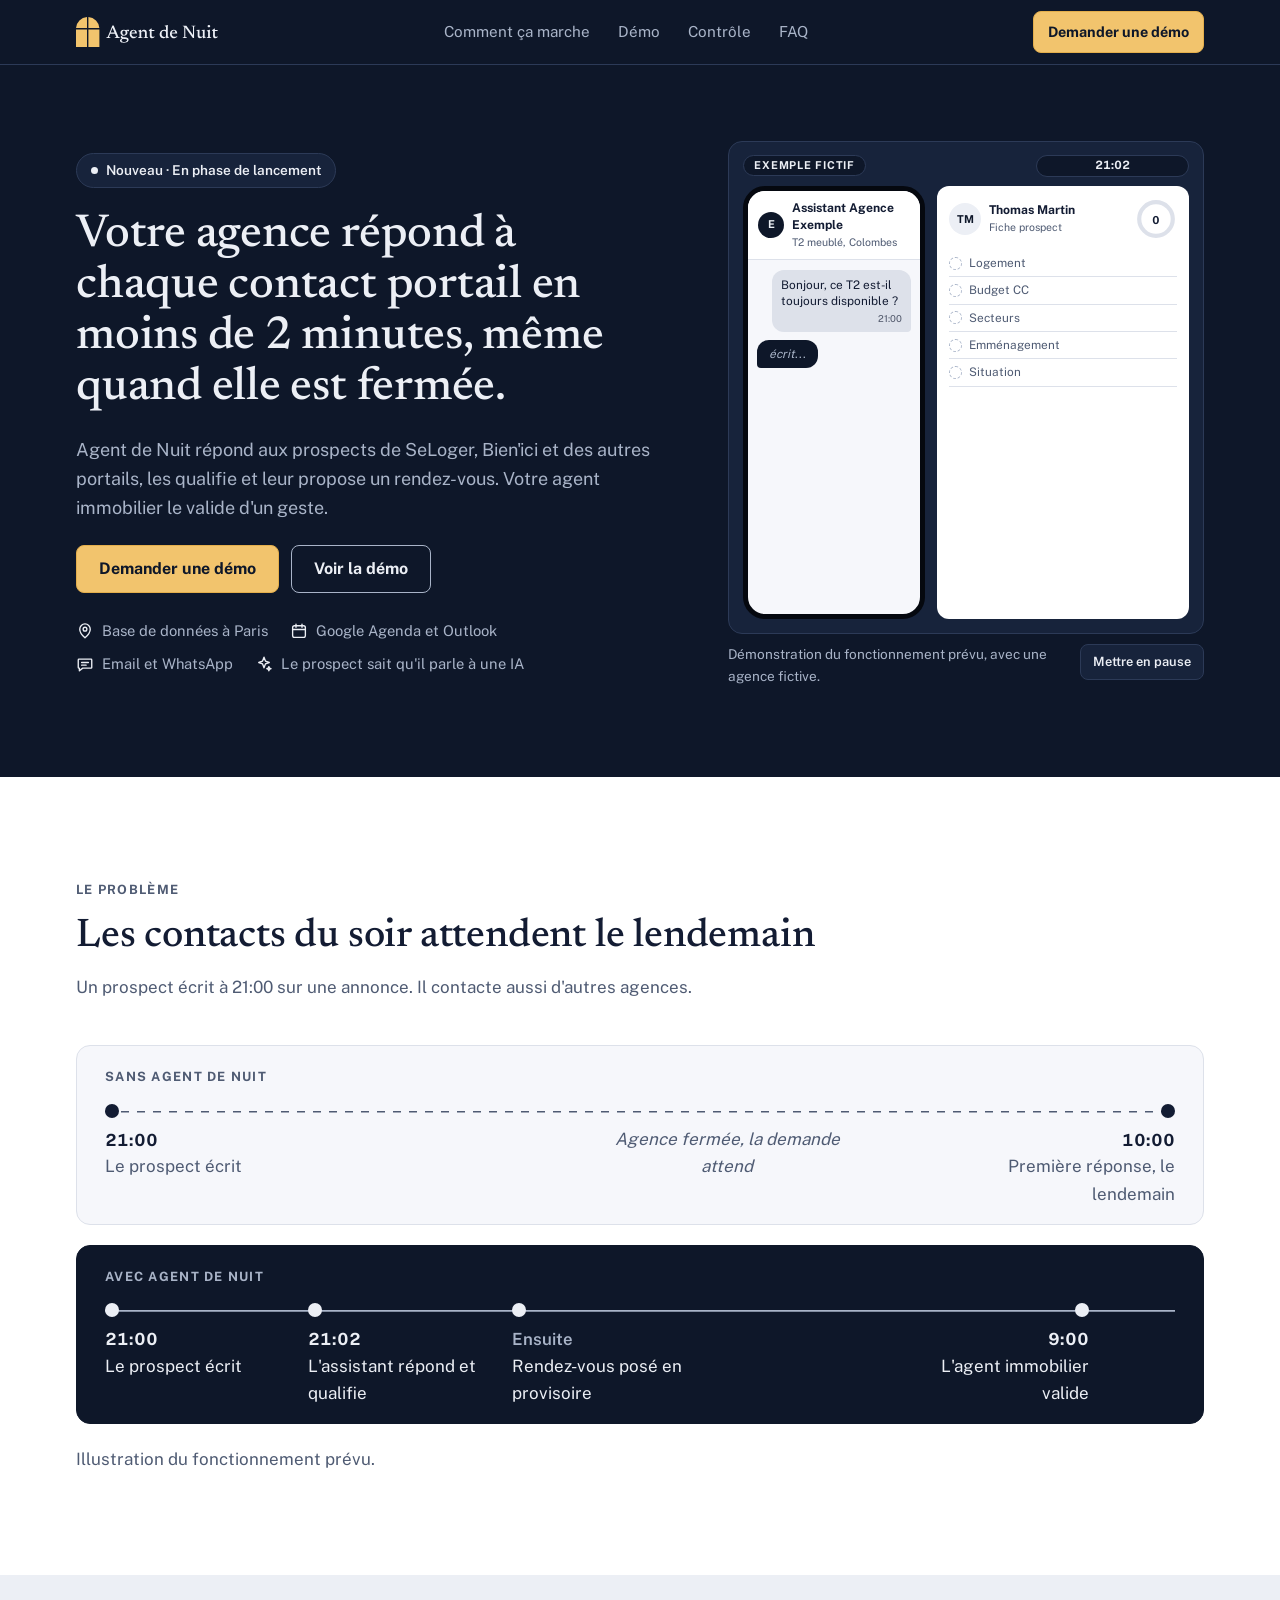
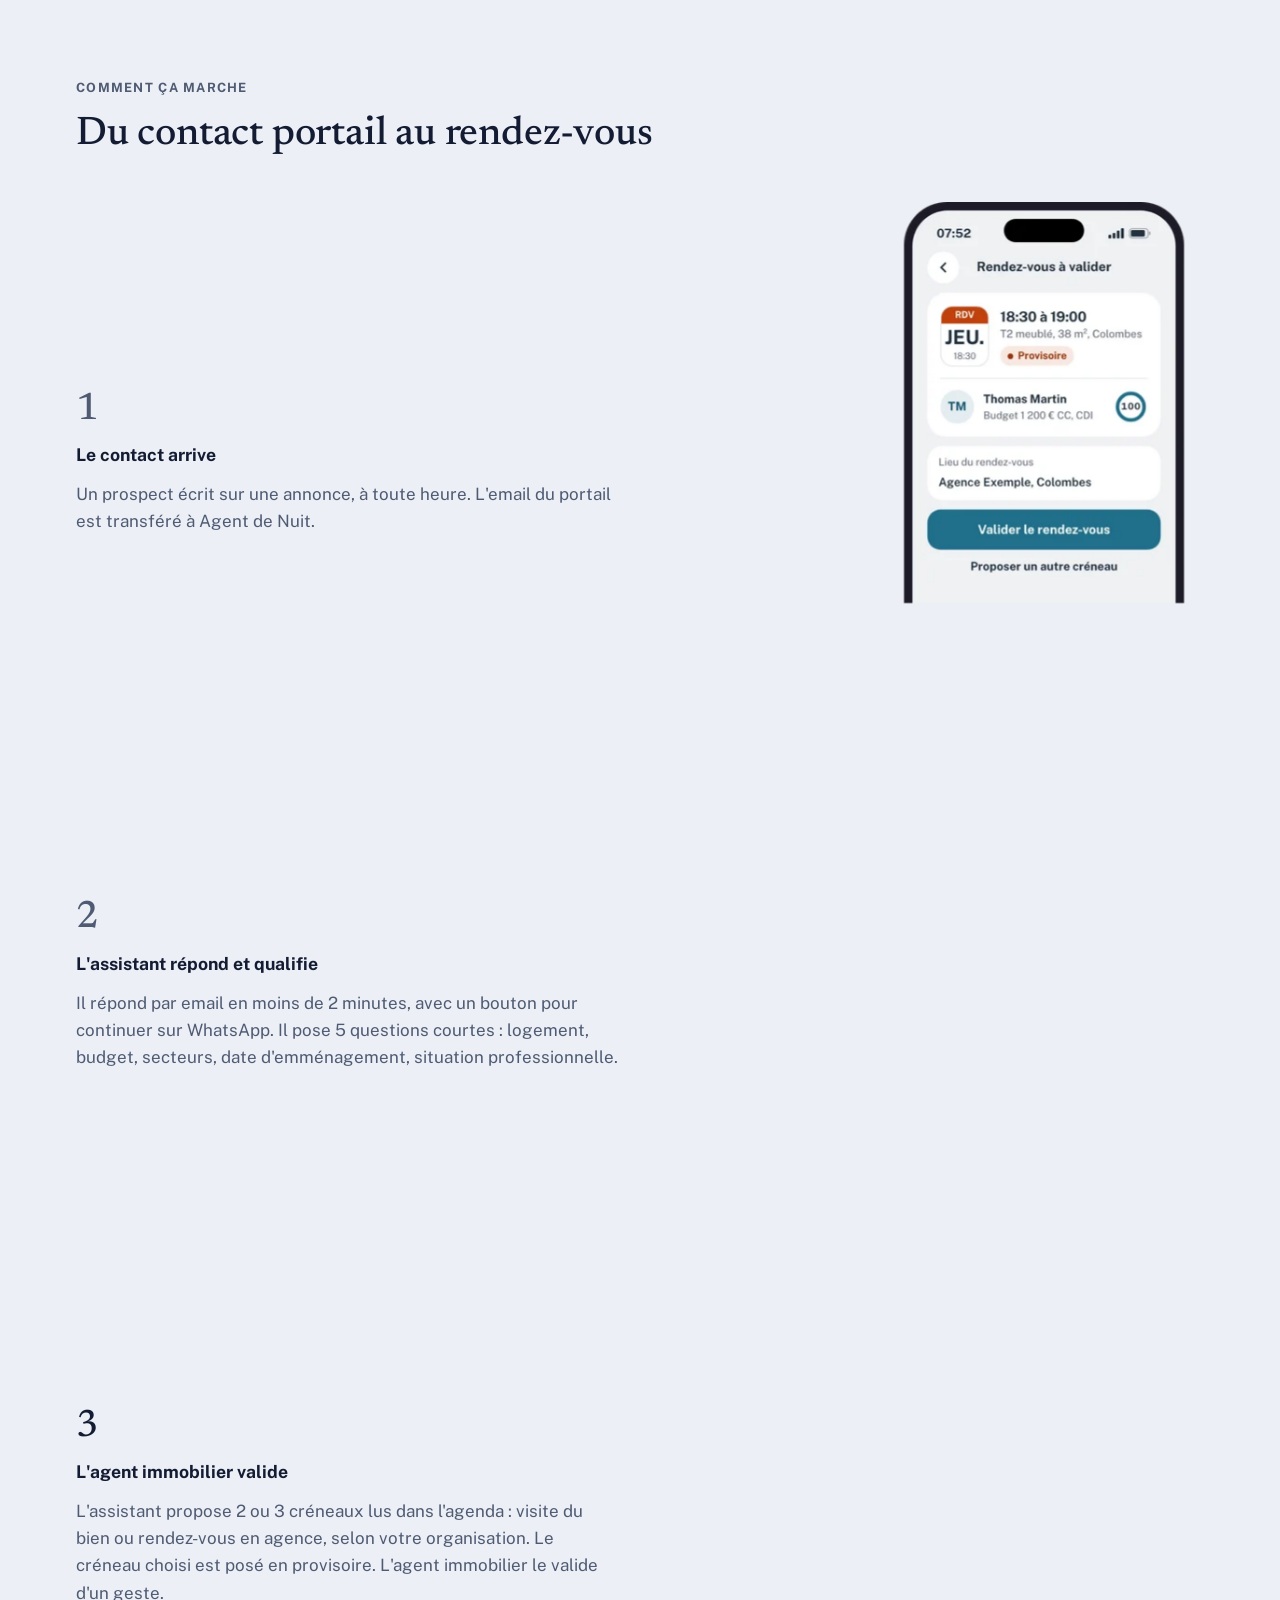
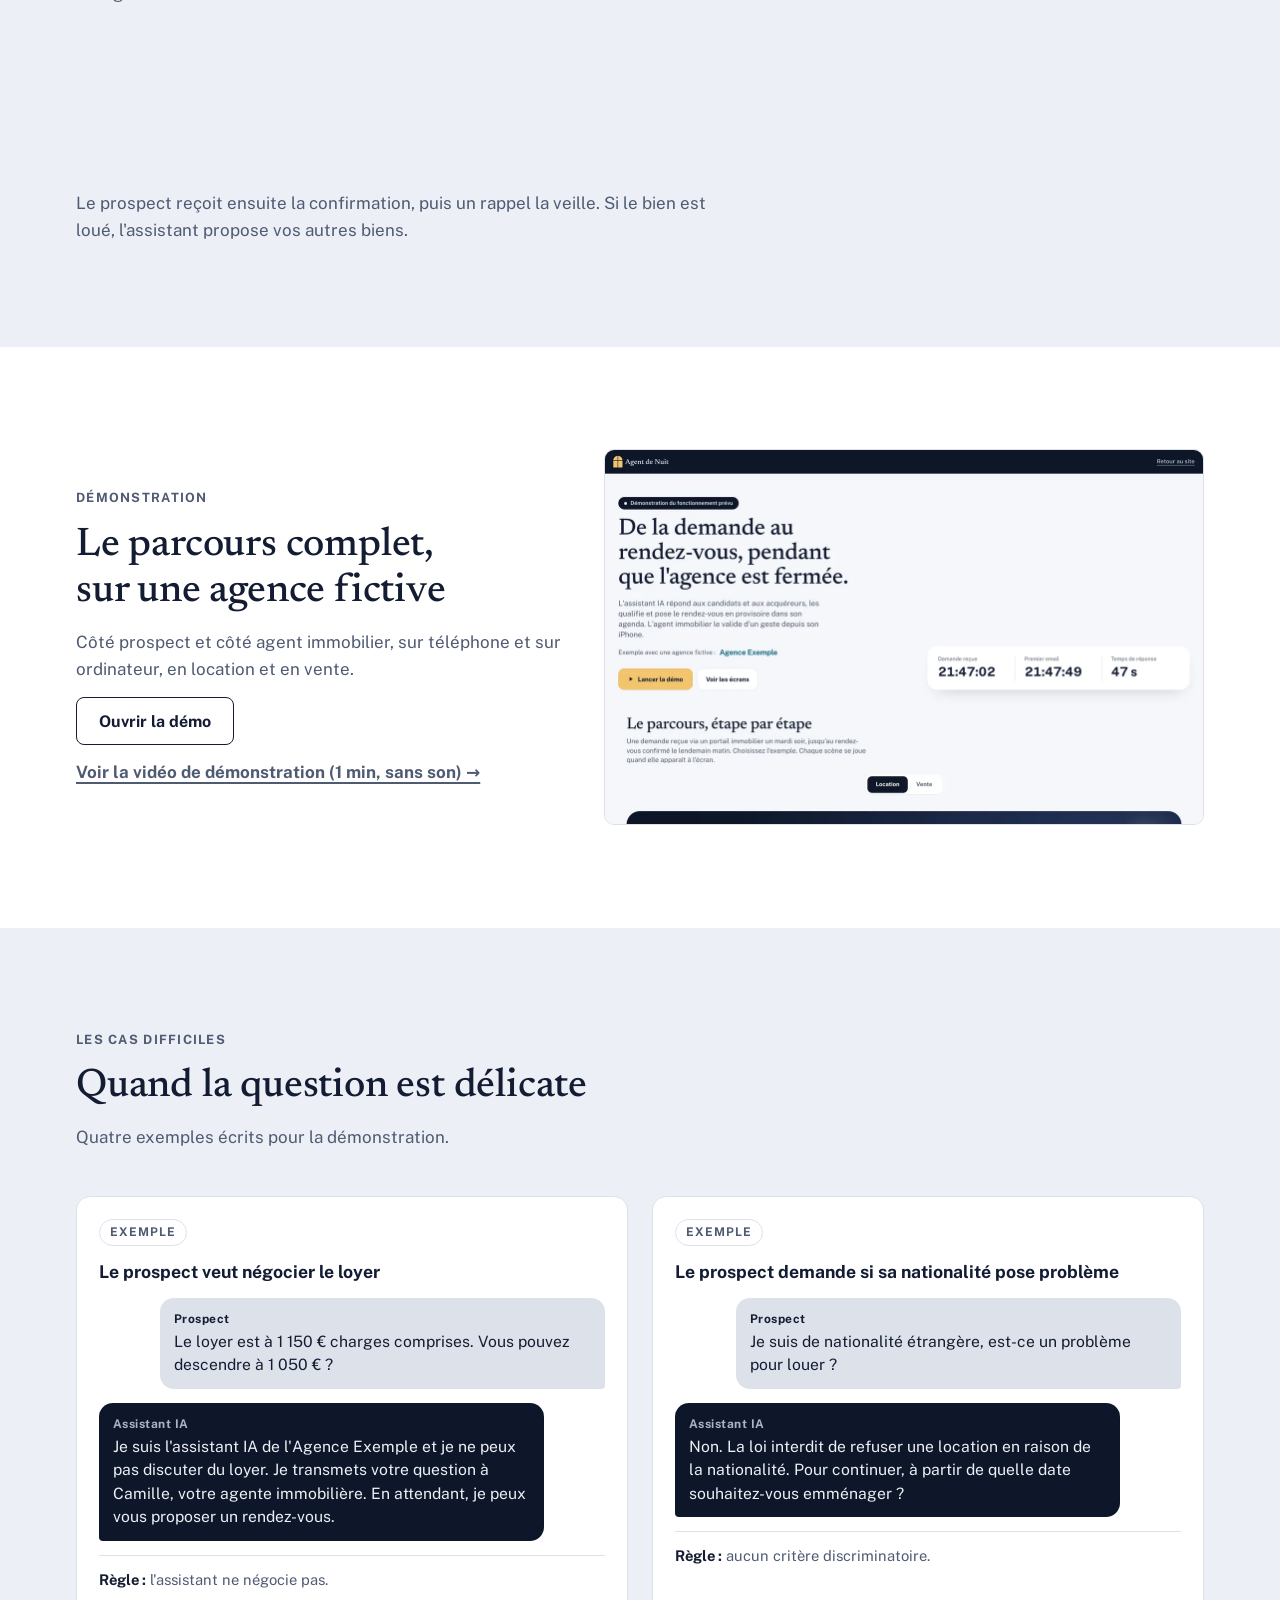
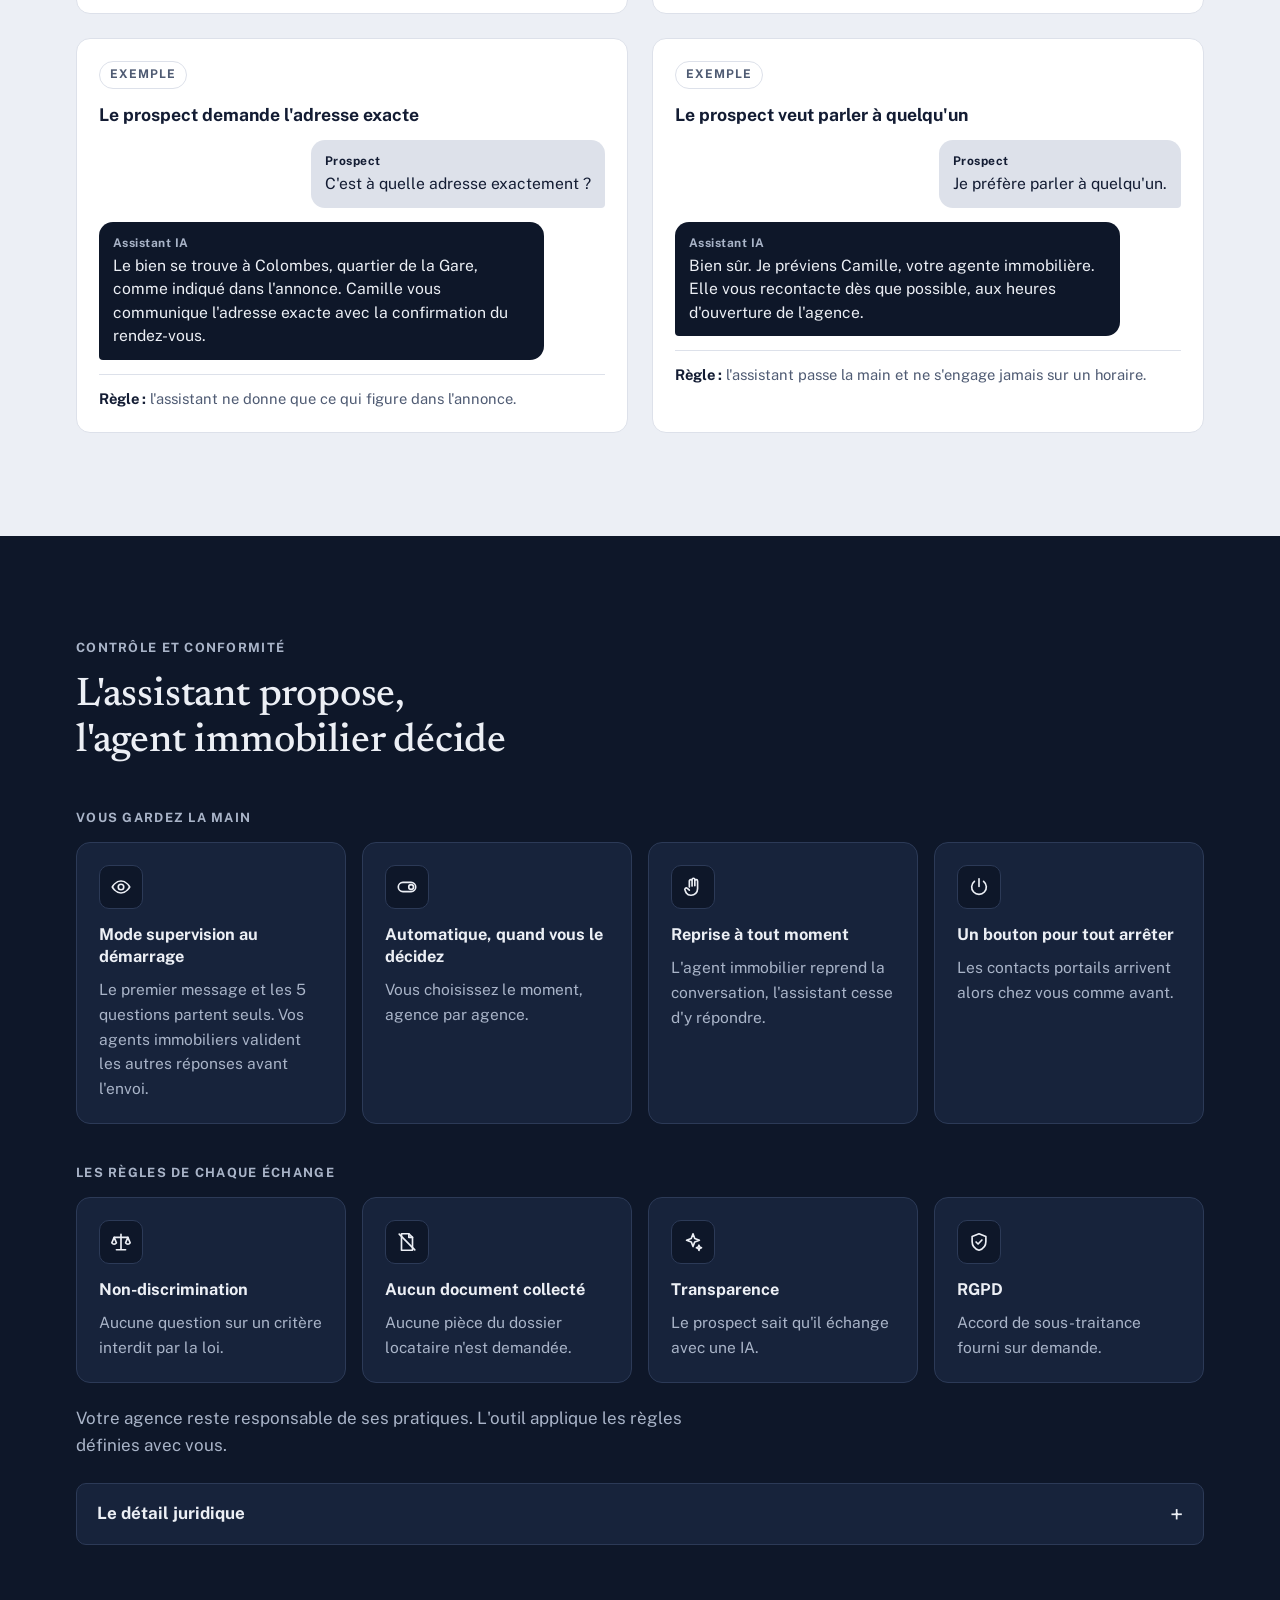
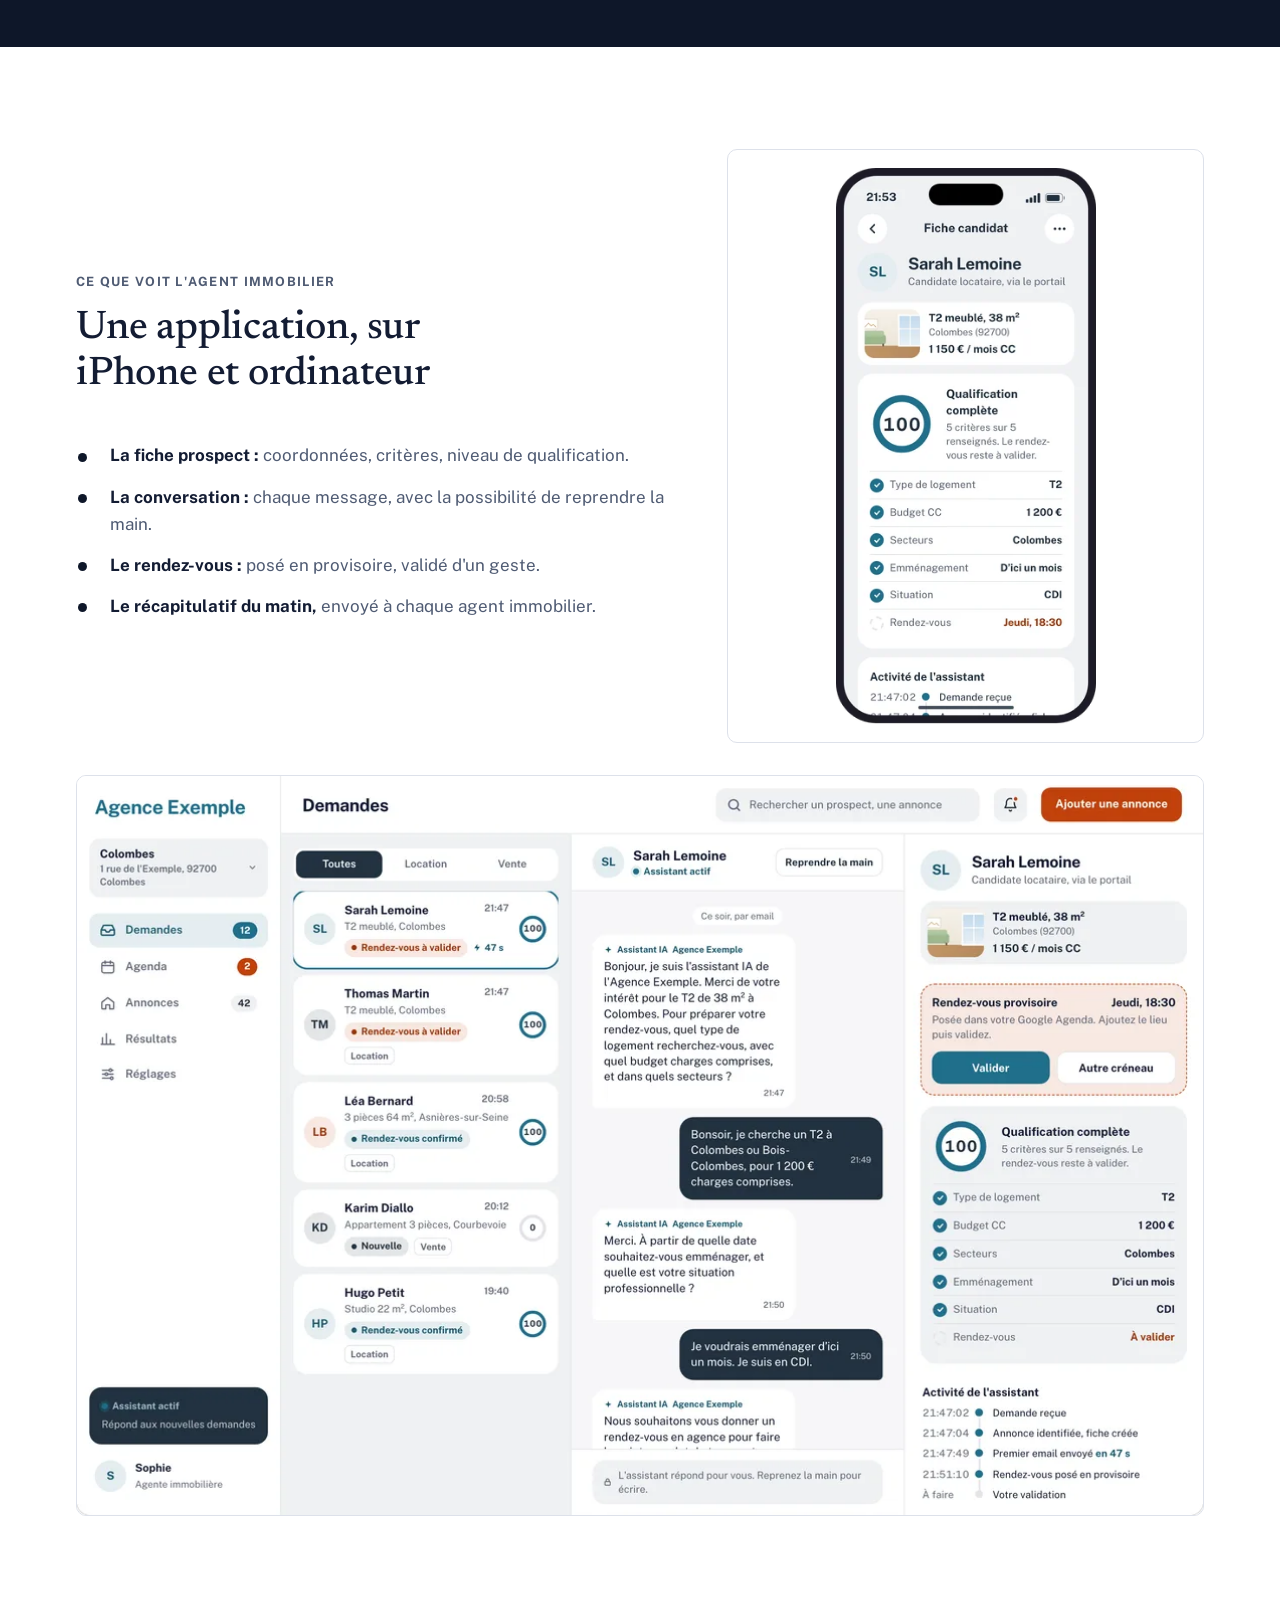
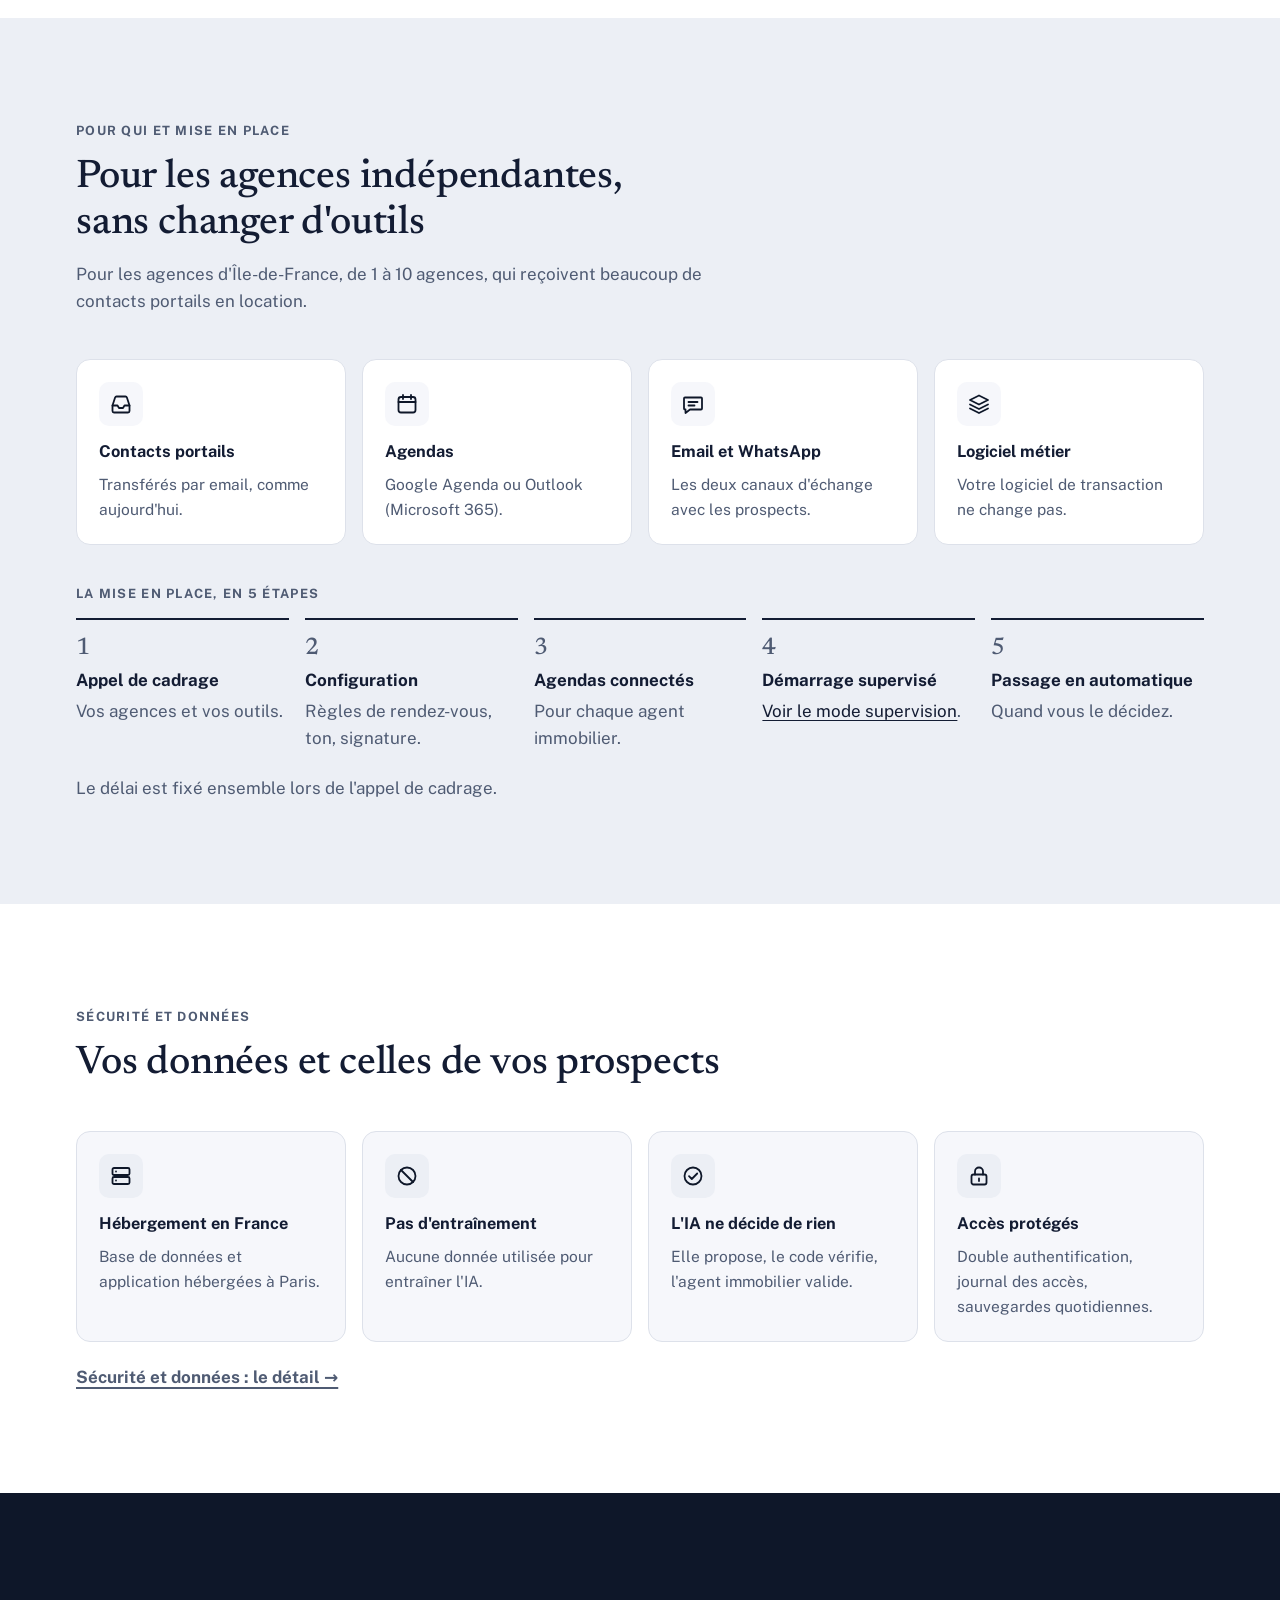
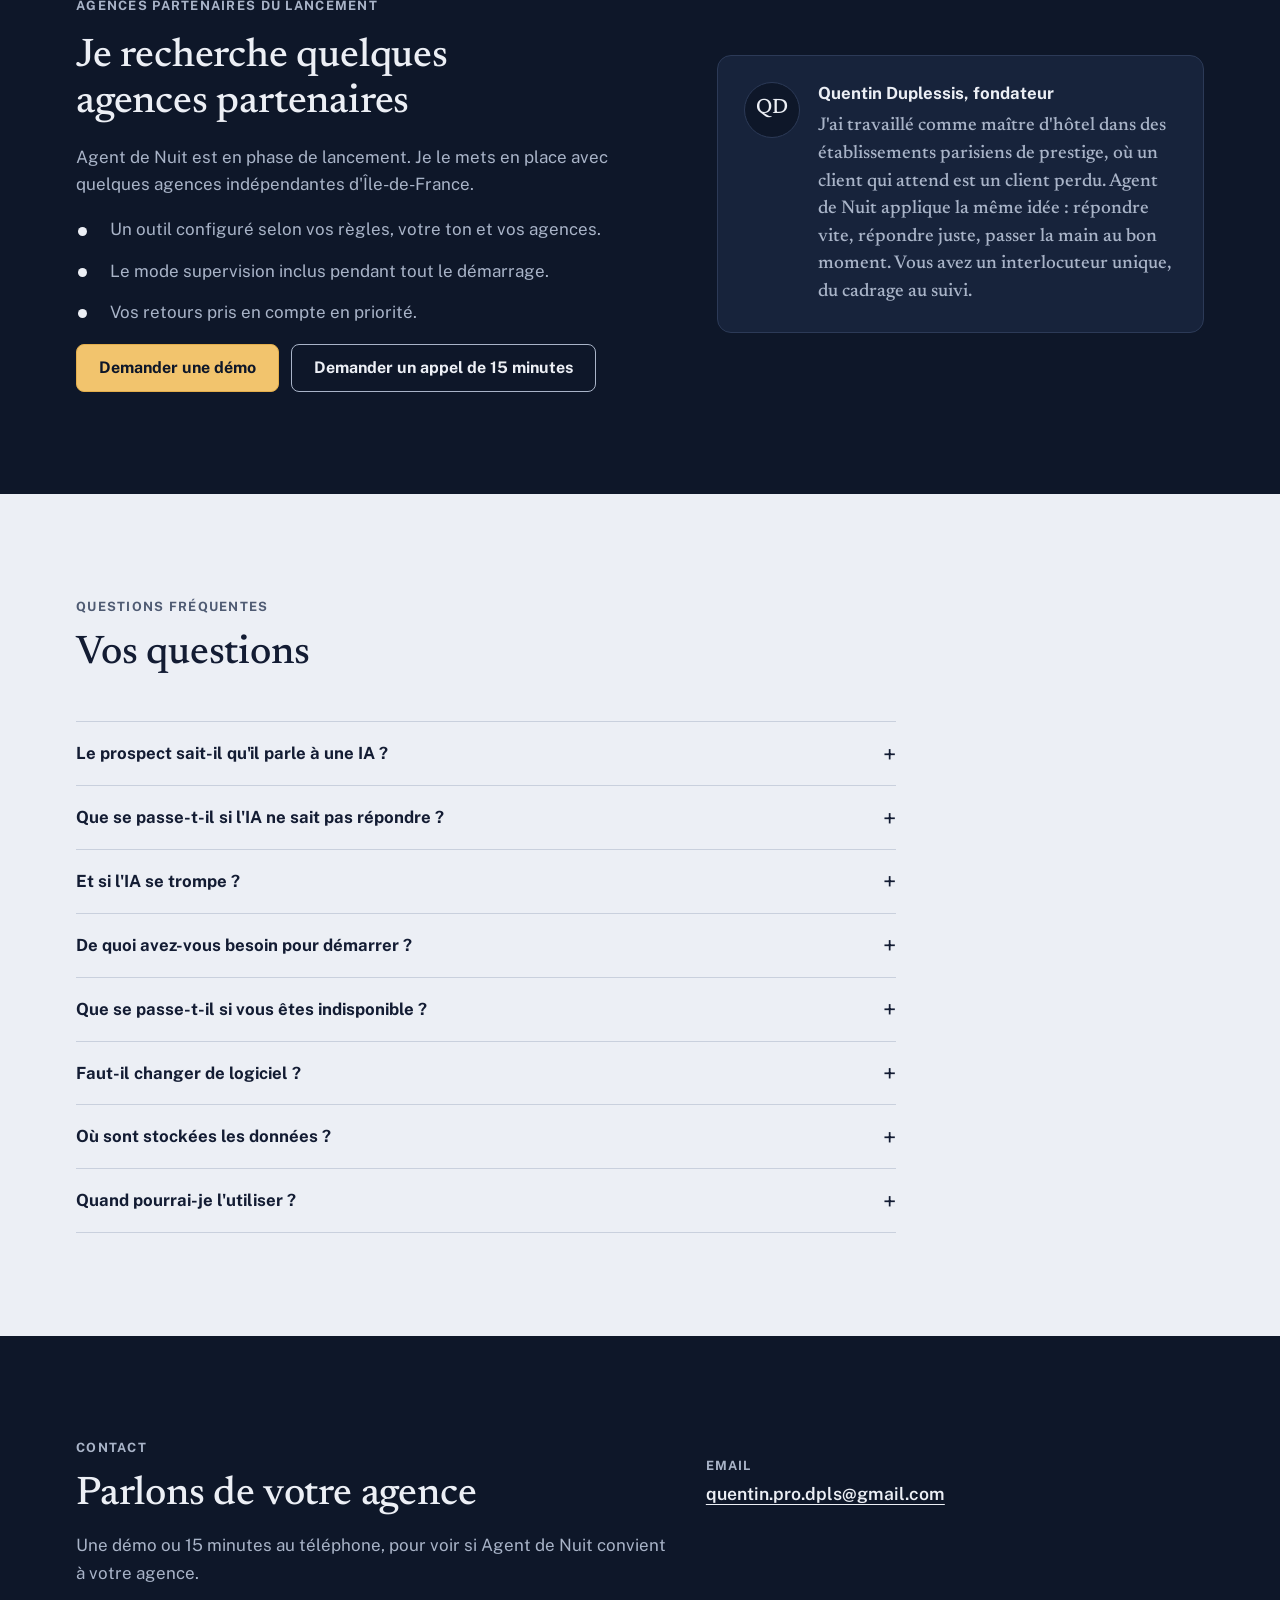
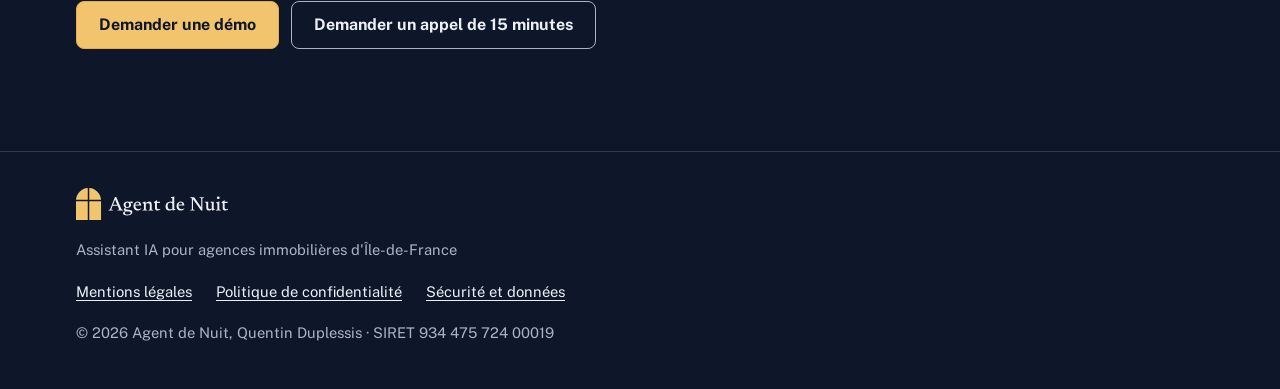
<file: index.html>
<!doctype html>
<html lang="fr">
<head>
  <meta charset="utf-8">
  <meta name="viewport" content="width=device-width, initial-scale=1, viewport-fit=cover">
  <title>Agent de Nuit · Assistant IA pour agences immobilières</title>
  <meta name="description" content="Un assistant IA qui répond aux contacts portails en moins de 2 minutes, soir et week-end compris, et propose des rendez-vous que vos agents immobiliers valident dans leur agenda. En phase de lancement en Île-de-France.">
  <meta name="theme-color" content="#0E1729">
  <link rel="icon" href="assets/logo/favicon.svg" type="image/svg+xml">
  <link rel="icon" href="assets/logo/favicon-32.png" type="image/png" sizes="32x32">
  <link rel="apple-touch-icon" href="assets/logo/apple-touch-icon.png">
  <link rel="manifest" href="site.webmanifest">
  <link rel="canonical" href="https://agentdenuit.github.io/">
  <meta property="og:type" content="website">
  <meta property="og:locale" content="fr_FR">
  <meta property="og:site_name" content="Agent de Nuit">
  <meta property="og:url" content="https://agentdenuit.github.io/">
  <meta property="og:title" content="Agent de Nuit · Assistant IA pour agences immobilières">
  <meta property="og:description" content="Un assistant IA qui répond aux contacts portails en moins de 2 minutes, soir et week-end compris, et propose des rendez-vous que vos agents immobiliers valident dans leur agenda. En phase de lancement en Île-de-France.">
  <meta property="og:image" content="https://agentdenuit.github.io/assets/og/apercu.jpg">
  <meta property="og:image:width" content="1200">
  <meta property="og:image:height" content="630">
  <meta property="og:image:alt" content="Agent de Nuit, assistant IA pour agences immobilières">
  <meta name="twitter:card" content="summary_large_image">
  <link rel="preload" href="assets/fonts/newsreader-500.woff2" as="font" type="font/woff2" crossorigin>
  <link rel="preload" href="assets/fonts/public-sans-400.woff2" as="font" type="font/woff2" crossorigin>
  <link rel="preload" href="assets/fonts/public-sans-600.woff2" as="font" type="font/woff2" crossorigin>
  <link rel="preload" href="assets/fonts/public-sans-700.woff2" as="font" type="font/woff2" crossorigin>
  <link rel="stylesheet" href="assets/css/site.css">
  <script>
    // Apparition douce des sections : seulement si le navigateur la gère et si l'utilisateur ne limite pas les animations.
    if ("IntersectionObserver" in window && !window.matchMedia("(prefers-reduced-motion: reduce)").matches) document.documentElement.classList.add("anim");
  </script>
</head>
<body class="accueil">
  <a class="lien-evitement" href="#contenu">Aller au contenu</a>

  <!-- Icônes (dessinées pour le site, trait de 1,8) -->
  <svg width="0" height="0" style="position:absolute" aria-hidden="true" focusable="false">
    <defs>
      <symbol id="i-lieu" viewBox="0 0 24 24"><path d="M12 21s-7-6.1-7-11.5a7 7 0 0 1 14 0C19 14.9 12 21 12 21z"/><circle cx="12" cy="9.5" r="2.5"/></symbol>
      <symbol id="i-agenda" viewBox="0 0 24 24"><rect x="3.5" y="5" width="17" height="15.5" rx="2.5"/><path d="M3.5 10h17M8 3v4M16 3v4"/></symbol>
      <symbol id="i-message" viewBox="0 0 24 24"><path d="M4 5.5h16a1 1 0 0 1 1 1v10a1 1 0 0 1-1 1H9l-4.5 3.5v-3.5H4a1 1 0 0 1-1-1v-10a1 1 0 0 1 1-1z"/><path d="M7.5 10h9M7.5 13.5h6"/></symbol>
      <symbol id="i-ia" viewBox="0 0 24 24"><path d="M12 3l1.9 5.1L19 10l-5.1 1.9L12 17l-1.9-5.1L5 10l5.1-1.9z"/><path d="M18.5 15.5l.8 2 2 .8-2 .8-.8 2-.8-2-2-.8 2-.8z"/></symbol>
      <symbol id="i-oeil" viewBox="0 0 24 24"><path d="M2.5 12S6 5.5 12 5.5 21.5 12 21.5 12 18 18.5 12 18.5 2.5 12 2.5 12z"/><circle cx="12" cy="12" r="3"/></symbol>
      <symbol id="i-curseur" viewBox="0 0 24 24"><rect x="2.5" y="7" width="19" height="10" rx="5"/><circle cx="16.5" cy="12" r="2.6"/></symbol>
      <symbol id="i-main" viewBox="0 0 24 24"><path d="M8 12V5.5a1.5 1.5 0 0 1 3 0V11M11 10.5V4a1.5 1.5 0 0 1 3 0v6.5M14 10.5V5.5a1.5 1.5 0 0 1 3 0V14a7 7 0 0 1-7 7h-.5a6 6 0 0 1-4.8-2.4L3.4 15.6a1.6 1.6 0 0 1 2.4-2.1L8 15.5"/></symbol>
      <symbol id="i-arret" viewBox="0 0 24 24"><path d="M12 3v8.5"/><path d="M7 5.8a8 8 0 1 0 10 0"/></symbol>
      <symbol id="i-balance" viewBox="0 0 24 24"><path d="M12 3.5v17M7 20.5h10M4.5 7h15M12 5.5L12 7"/><path d="M4.5 7L2 13a3 3 0 0 0 5 0L4.5 7zM19.5 7L17 13a3 3 0 0 0 5 0L19.5 7z"/></symbol>
      <symbol id="i-document" viewBox="0 0 24 24"><path d="M6 3h8l4 4v14H6z"/><path d="M14 3v4h4M3.5 3.5l17 17"/></symbol>
      <symbol id="i-bouclier" viewBox="0 0 24 24"><path d="M12 3l7.5 3v5.5c0 4.6-3.2 8.2-7.5 9.5-4.3-1.3-7.5-4.9-7.5-9.5V6z"/><path d="M8.8 12l2.2 2.2 4.2-4.4"/></symbol>
      <symbol id="i-boite" viewBox="0 0 24 24"><path d="M3.5 13.5l2.6-8a1.5 1.5 0 0 1 1.4-1h9a1.5 1.5 0 0 1 1.4 1l2.6 8V19a1.5 1.5 0 0 1-1.5 1.5h-14A1.5 1.5 0 0 1 3.5 19z"/><path d="M3.5 13.5h5l1.5 2.5h4l1.5-2.5h5"/></symbol>
      <symbol id="i-couches" viewBox="0 0 24 24"><path d="M12 3.5l9 4.5-9 4.5L3 8z"/><path d="M3 12.5l9 4.5 9-4.5M3 16.5l9 4.5 9-4.5"/></symbol>
      <symbol id="i-serveur" viewBox="0 0 24 24"><rect x="3.5" y="4" width="17" height="7" rx="1.5"/><rect x="3.5" y="13" width="17" height="7" rx="1.5"/><path d="M7 7.5h.01M7 16.5h.01"/></symbol>
      <symbol id="i-cerveau" viewBox="0 0 24 24"><circle cx="12" cy="12" r="8.5"/><path d="M6 6l12 12"/></symbol>
      <symbol id="i-valide" viewBox="0 0 24 24"><circle cx="12" cy="12" r="8.5"/><path d="M8 12.2l2.8 2.8L16.2 9.5"/></symbol>
      <symbol id="i-cadenas" viewBox="0 0 24 24"><rect x="4.5" y="10.5" width="15" height="10" rx="2"/><path d="M8 10.5V7.5a4 4 0 0 1 8 0v3M12 14.5v2.5"/></symbol>
    </defs>
  </svg>

  <!-- En-tête : se réduit au défilement -->
  <header class="entete">
    <div class="conteneur">
      <a class="logo" href="./"><img src="assets/logo/logo-une-ligne-sombre.svg" alt="Agent de Nuit, accueil" width="142" height="30"></a>
      <nav class="navigation" aria-label="Navigation principale">
        <a href="#comment-ca-marche">Comment ça marche</a>
        <a href="#demo">Démo</a>
        <a href="#conformite">Contrôle</a>
        <a href="#faq">FAQ</a>
      </nav>
      <a class="bouton petit" href="mailto:quentin.pro.dpls@gmail.com?subject=Demande%20de%20d%C3%A9mo%20Agent%20de%20Nuit&amp;body=Bonjour%20Quentin%2C%0A%0AJe%20souhaite%20voir%20une%20d%C3%A9monstration%20d%27Agent%20de%20Nuit.%0A%0AAgence%20%3A%0ANombre%20d%27agences%20%3A%0AT%C3%A9l%C3%A9phone%20%3A%0ACr%C3%A9neaux%20qui%20me%20conviennent%20%3A%0A%0ACordialement%2C%0A">Demander une démo</a>
    </div>
  </header>

  <main id="contenu">

    <!-- 1. Promesse -->
    <section class="promesse" aria-labelledby="titre-promesse">
      <div class="conteneur">
        <div class="promesse-texte">
          <span class="badge">Nouveau · En phase de lancement</span>
          <h1 id="titre-promesse">Votre agence répond à chaque contact portail en moins de 2&nbsp;minutes, même quand elle est fermée.</h1>
          <p class="sous-titre">Agent de Nuit répond aux prospects de SeLoger, Bien'ici et des autres portails, les qualifie et leur propose un rendez-vous. Votre agent immobilier le valide d'un geste.</p>
          <div class="boutons">
            <a class="bouton" href="mailto:quentin.pro.dpls@gmail.com?subject=Demande%20de%20d%C3%A9mo%20Agent%20de%20Nuit&amp;body=Bonjour%20Quentin%2C%0A%0AJe%20souhaite%20voir%20une%20d%C3%A9monstration%20d%27Agent%20de%20Nuit.%0A%0AAgence%20%3A%0ANombre%20d%27agences%20%3A%0AT%C3%A9l%C3%A9phone%20%3A%0ACr%C3%A9neaux%20qui%20me%20conviennent%20%3A%0A%0ACordialement%2C%0A">Demander une démo</a>
            <a class="bouton secondaire" href="demo/">Voir la démo</a>
          </div>
          <ul class="reperes" aria-label="En bref">
            <li><svg class="ico" aria-hidden="true"><use href="#i-lieu"/></svg>Base de données à Paris</li>
            <li><svg class="ico" aria-hidden="true"><use href="#i-agenda"/></svg>Google Agenda et Outlook</li>
            <li><svg class="ico" aria-hidden="true"><use href="#i-message"/></svg>Email et WhatsApp</li>
            <li><svg class="ico" aria-hidden="true"><use href="#i-ia"/></svg>Le prospect sait qu'il parle à une IA</li>
          </ul>
        </div>
        <figure class="sim-cadre">
          <div class="sim" id="sim" aria-hidden="true">
            <span class="sim-badge">Exemple fictif</span>
            <span class="sim-heure">Le lendemain, 9:00</span>
            <div class="sim-tel">
              <div class="sim-tel-tete"><span class="sim-av">E</span><div><b>Assistant Agence Exemple</b><small>T2 meublé, Colombes</small></div></div>
              <div class="sim-fil">
                <div class="sim-m pros on" data-m="1"><p>Bonjour, ce T2 est-il toujours disponible ?</p><time>21:00</time></div>
                <div class="sim-m ia on" data-m="2"><span class="sim-ecrit">écrit<i>.</i><i>.</i><i>.</i></span><p>Oui. Je suis l'assistant IA de l'Agence Exemple. Quel budget charges comprises, quels secteurs, pour quand, et quelle est votre situation professionnelle ?</p><time>21:02</time></div>
                <div class="sim-m pros on" data-m="3"><p>1 200 €, à Colombes. J'emménage d'ici un mois, je suis en CDI.</p><time>21:04</time></div>
              </div>
            </div>
            <div class="sim-fiche">
              <div class="sim-fiche-tete">
                <span class="sim-av clair">TM</span><div><b>Thomas Martin</b><small>Fiche prospect</small></div>
                <svg class="sim-jauge" viewBox="0 0 40 40"><circle cx="20" cy="20" r="16"/><circle class="arc" cx="20" cy="20" r="16" pathLength="100" style="stroke-dashoffset:0"/><text x="20" y="24.5" text-anchor="middle">100</text></svg>
              </div>
              <ul class="sim-crit"><li class="on"><i class="coche"></i><span>Logement</span><b>T2</b></li><li class="on"><i class="coche"></i><span>Budget CC</span><b>1 200 €</b></li><li class="on"><i class="coche"></i><span>Secteurs</span><b>Colombes</b></li><li class="on"><i class="coche"></i><span>Emménagement</span><b>D'ici un mois</b></li><li class="on"><i class="coche"></i><span>Situation</span><b>CDI</b></li></ul>
              <div class="sim-rdv on confirme"><div><small><span class="p">Rendez-vous provisoire</span><span class="c">9:00 · Validé par Camille</span></small><b>Jeudi, 18:30</b></div><span class="sim-valider"><span class="p">Valider</span><span class="c">Confirmé</span></span></div>
            </div>
          </div>
          <div class="sim-pied">
            <figcaption class="legende">Démonstration du fonctionnement prévu, avec une agence fictive.<span class="sr-only"> Animation : un prospect écrit à 21:00, l'assistant IA répond à 21:02, la fiche du prospect se remplit critère par critère, un rendez-vous provisoire jeudi à 18:30 est proposé, puis le lendemain à 9:00, Camille, l'agente immobilière, le valide.</span></figcaption>
            <button class="sim-pause" type="button" aria-pressed="false" aria-controls="sim">Mettre en pause</button>
          </div>
        </figure>
        <script>
          // Simulation du haut de page : boucle d'environ 15 s. Sans animation (préférence du visiteur), l'état final reste affiché.
          (function () {
            var sim = document.getElementById("sim"), bouton = document.querySelector(".sim-pause");
            if (!document.documentElement.classList.contains("anim")) { bouton.hidden = true; return; }
            var tous = function (s) { return Array.prototype.slice.call(sim.querySelectorAll(s)); };
            var m = tous(".sim-m"), crit = tous(".sim-crit li"), rdv = sim.querySelector(".sim-rdv");
            var arc = sim.querySelector(".arc"), chiffre = sim.querySelector(".sim-jauge text");
            function score(v) { arc.style.strokeDashoffset = 100 - v; chiffre.textContent = v; }
            var heure = sim.querySelector(".sim-heure");
            function h(txt) { heure.textContent = txt; }
            function remise() {
              sim.classList.add("sans-transition"); h("21:00");
              m.forEach(function (e) { e.classList.remove("on", "ecrit"); });
              crit.forEach(function (e) { e.classList.remove("on"); });
              rdv.classList.remove("on", "confirme", "appui"); score(0);
              void sim.offsetWidth; sim.classList.remove("sans-transition", "fondu", "matin");
            }
            var plan = [[0, remise],
              [600, function () { m[0].classList.add("on"); }],
              [1500, function () { m[1].classList.add("on", "ecrit"); h("21:02"); }],
              [2900, function () { m[1].classList.remove("ecrit"); }],
              [4100, function () { m[2].classList.add("on"); h("21:04"); }]];
            crit.forEach(function (c, i) { plan.push([5100 + i * 600, function () { c.classList.add("on"); score(14 * (i + 1)); }]); });
            plan.push([8700, function () { rdv.classList.add("on"); score(100); }],
              [10500, function () { h("Le lendemain, 9:00"); sim.classList.add("matin"); }],
              [11500, function () { rdv.classList.add("appui"); }],
              [11800, function () { rdv.classList.remove("appui"); rdv.classList.add("confirme"); }],
              [14200, function () { sim.classList.add("fondu"); }]);
            var i = 1, minuterie = null, reste = plan[1][0], debut = 0, pause = false, cache = false;
            function lancer(d) { reste = d; debut = performance.now(); minuterie = setTimeout(etape, d); }
            function etape() {
              minuterie = null; plan[i][1]();
              var t = plan[i][0]; i = (i + 1) % plan.length;
              lancer(i ? plan[i][0] - t : 700);
            }
            function arreter() { if (minuterie) { clearTimeout(minuterie); minuterie = null; reste = Math.max(0, reste - (performance.now() - debut)); } }
            function reprendre() { if (!minuterie && !pause && !cache && !document.hidden) lancer(reste); }
            remise();
            bouton.addEventListener("click", function () {
              pause = !pause; sim.classList.toggle("pause", pause);
              bouton.textContent = pause ? "Reprendre l'animation" : "Mettre en pause";
              bouton.setAttribute("aria-pressed", String(pause));
              if (pause) arreter(); else reprendre();
            });
            document.addEventListener("visibilitychange", function () { if (document.hidden) arreter(); else reprendre(); });
            new IntersectionObserver(function (e) { cache = !e[0].isIntersecting; if (cache) arreter(); else reprendre(); }).observe(sim);
          })();
        </script>
      </div>
    </section>

    <!-- 2. Le problème : frise -->
    <section class="bande blanche revele" aria-labelledby="titre-probleme">
      <div class="conteneur">
        <div class="entete-section">
          <span class="surtitre">Le problème</span>
          <h2 id="titre-probleme">Les contacts du soir attendent le lendemain</h2>
          <p>Un prospect écrit à 21:00 sur une annonce. Il contacte aussi d'autres agences.</p>
        </div>
        <div class="frises">
          <div class="frise sans">
            <h3 class="frise-titre">Sans Agent de Nuit</h3>
            <ol>
              <li style="--x:0%;--d:0s;--t:1.6s"><time>21:00</time><span>Le prospect écrit</span></li>
              <li class="attente" style="--x:46%;--d:1.6s;--t:2.6s" aria-hidden="true"><span>Agence fermée, la demande attend</span></li>
              <li class="fin" style="--x:100%;--d:4.2s"><time>10:00</time><span>Première réponse, le lendemain</span></li>
            </ol>
          </div>
          <div class="frise avec">
            <h3 class="frise-titre">Avec Agent de Nuit</h3>
            <ol>
              <li style="--x:0%;--d:0s;--t:.7s"><time>21:00</time><span>Le prospect écrit</span></li>
              <li style="--x:19%;--d:.7s;--t:.7s"><time>21:02</time><span>L'assistant répond et qualifie</span></li>
              <li style="--x:38%;--d:1.4s;--t:1.2s"><span class="sans-heure">Ensuite</span><span>Rendez-vous posé en provisoire</span></li>
              <li class="fin" style="--x:92%;--d:2.6s"><time>9:00</time><span>L'agent immobilier valide</span></li>
            </ol>
          </div>
        </div>
        <p class="note">Illustration du fonctionnement prévu.</p>
      </div>
    </section>

    <!-- 3. Comment ça marche -->
    <section class="bande lune revele" id="comment-ca-marche" aria-labelledby="titre-marche">
      <div class="conteneur">
        <div class="entete-section">
          <span class="surtitre">Comment ça marche</span>
          <h2 id="titre-marche">Du contact portail au rendez-vous</h2>
        </div>
        <div class="marche">
        <ol class="etapes">
          <li class="etape">
            <span class="numero" aria-hidden="true">1</span>
            <h3>Le contact arrive</h3>
            <p>Un prospect écrit sur une annonce, à toute heure. L'email du portail est transféré à Agent de Nuit.</p>
            <figure class="capture-img"><img src="assets/captures/1-annonce.webp" srcset="assets/captures/1-annonce.webp 1x, assets/captures/1-annonce@2x.webp 2x" width="300" height="641" loading="lazy" decoding="async" alt="Exemple de démonstration : annonce d'un T2 à Colombes sur un portail immobilier, avec le bouton Contacter l'agence."></figure>
          </li>
          <li class="etape">
            <span class="numero" aria-hidden="true">2</span>
            <h3>L'assistant répond et qualifie</h3>
            <p>Il répond par email en moins de 2&nbsp;minutes, avec un bouton pour continuer sur WhatsApp. Il pose 5 questions courtes : logement, budget, secteurs, date d'emménagement, situation professionnelle.</p>
            <figure class="capture-img"><img src="assets/captures/2-reponse.webp" srcset="assets/captures/2-reponse.webp 1x, assets/captures/2-reponse@2x.webp 2x" width="300" height="641" loading="lazy" decoding="async" alt="Exemple de démonstration : l'assistant IA se présente et pose les questions de qualification."></figure>
          </li>
          <li class="etape">
            <span class="numero" aria-hidden="true">3</span>
            <h3>L'agent immobilier valide</h3>
            <p>L'assistant propose 2 ou 3 créneaux lus dans l'agenda : visite du bien ou rendez-vous en agence, selon votre organisation. Le créneau choisi est posé en provisoire. L'agent immobilier le valide d'un geste.</p>
            <figure class="capture-img"><img src="assets/captures/3-validation.webp" srcset="assets/captures/3-validation.webp 1x, assets/captures/3-validation@2x.webp 2x" width="300" height="429" loading="lazy" decoding="async" alt="Exemple de démonstration : rendez-vous provisoire sur iPhone, avec les boutons Valider le rendez-vous et Proposer un autre créneau."></figure>
          </li>
        </ol>
        <div class="marche-tel" aria-hidden="true">
          <img class="on" src="assets/captures/1-annonce.webp" srcset="assets/captures/1-annonce.webp 1x, assets/captures/1-annonce@2x.webp 2x" width="300" height="641" loading="lazy" decoding="async" alt="">
          <img src="assets/captures/2-reponse.webp" srcset="assets/captures/2-reponse.webp 1x, assets/captures/2-reponse@2x.webp 2x" width="300" height="641" loading="lazy" decoding="async" alt="">
          <img src="assets/captures/3-validation.webp" srcset="assets/captures/3-validation.webp 1x, assets/captures/3-validation@2x.webp 2x" width="300" height="429" loading="lazy" decoding="async" alt="">
        </div>
        </div>
        <p class="note">Le prospect reçoit ensuite la confirmation, puis un rappel la veille. Si le bien est loué, l'assistant propose vos autres biens.</p>
      </div>
    </section>

    <!-- 4. La démonstration -->
    <section class="bande blanche revele" id="demo" aria-labelledby="titre-demo">
      <div class="conteneur demo-bloc">
        <div class="entete-section sans-marge">
          <span class="surtitre">Démonstration</span>
          <h2 id="titre-demo">Le parcours complet, sur une agence fictive</h2>
          <p>Côté prospect et côté agent immobilier, sur téléphone et sur ordinateur, en location et en vente.</p>
          <div class="boutons"><a class="bouton contour" href="demo/">Ouvrir la démo</a></div>
          <p><a class="lien-fleche" href="assets/video/demo-horizontale.mp4">Voir la vidéo de démonstration (1 min, sans son) →</a></p>
        </div>
        <figure class="capture-img large"><img src="assets/captures/4-apercu-demo.webp" srcset="assets/captures/4-apercu-demo.webp 1200w, assets/captures/4-apercu-demo@2x.webp 2400w" sizes="(min-width: 900px) 610px, calc(100vw - 48px)" width="1200" height="750" loading="lazy" decoding="async" alt="Aperçu de la page de démonstration d'Agent de Nuit, avec une agence fictive."></figure>
      </div>
    </section>

    <!-- 5. Les cas difficiles -->
    <section class="bande lune revele" aria-labelledby="titre-cas">
      <div class="conteneur">
        <div class="entete-section">
          <span class="surtitre">Les cas difficiles</span>
          <h2 id="titre-cas">Quand la question est délicate</h2>
          <p>Quatre exemples écrits pour la démonstration.</p>
        </div>
        <div class="cas">
          <article aria-label="Exemple : le prospect veut négocier le loyer">
            <span class="etiquette">Exemple</span>
            <h3>Le prospect veut négocier le loyer</h3>
            <p class="bulle prospect"><span class="qui">Prospect</span>Le loyer est à 1&nbsp;150&nbsp;€ charges comprises. Vous pouvez descendre à 1&nbsp;050&nbsp;€&nbsp;?</p>
            <p class="bulle assistant"><span class="qui">Assistant IA</span><span class="corps">Je suis l'assistant IA de l'Agence Exemple et je ne peux pas discuter du loyer. Je transmets votre question à Camille, votre agente immobilière. En attendant, je peux vous proposer un rendez-vous.</span></p>
            <p class="regle"><strong>Règle :</strong> l'assistant ne négocie pas.</p>
          </article>
          <article aria-label="Exemple : le prospect demande si sa nationalité pose problème">
            <span class="etiquette">Exemple</span>
            <h3>Le prospect demande si sa nationalité pose problème</h3>
            <p class="bulle prospect"><span class="qui">Prospect</span>Je suis de nationalité étrangère, est-ce un problème pour louer&nbsp;?</p>
            <!-- JURISTE : formulation de la réponse -->
            <p class="bulle assistant"><span class="qui">Assistant IA</span><span class="corps">Non. La loi interdit de refuser une location en raison de la nationalité. Pour continuer, à partir de quelle date souhaitez-vous emménager&nbsp;?</span></p>
            <p class="regle"><strong>Règle :</strong> aucun critère discriminatoire.</p>
          </article>
          <article aria-label="Exemple : le prospect demande l'adresse exacte">
            <span class="etiquette">Exemple</span>
            <h3>Le prospect demande l'adresse exacte</h3>
            <p class="bulle prospect"><span class="qui">Prospect</span>C'est à quelle adresse exactement&nbsp;?</p>
            <p class="bulle assistant"><span class="qui">Assistant IA</span><span class="corps">Le bien se trouve à Colombes, quartier de la Gare, comme indiqué dans l'annonce. Camille vous communique l'adresse exacte avec la confirmation du rendez-vous.</span></p>
            <p class="regle"><strong>Règle :</strong> l'assistant ne donne que ce qui figure dans l'annonce.</p>
          </article>
          <article aria-label="Exemple : le prospect veut parler à quelqu'un">
            <span class="etiquette">Exemple</span>
            <h3>Le prospect veut parler à quelqu'un</h3>
            <p class="bulle prospect"><span class="qui">Prospect</span>Je préfère parler à quelqu'un.</p>
            <p class="bulle assistant"><span class="qui">Assistant IA</span><span class="corps">Bien sûr. Je préviens Camille, votre agente immobilière. Elle vous recontacte dès que possible, aux heures d'ouverture de l'agence.</span></p>
            <p class="regle"><strong>Règle :</strong> l'assistant passe la main et ne s'engage jamais sur un horaire.</p>
          </article>
        </div>
      </div>
    </section>

    <!-- 6. Contrôle et conformité -->
    <section class="bande nuit revele" id="conformite" aria-labelledby="titre-controle">
      <div class="conteneur">
        <div class="entete-section">
          <span class="surtitre">Contrôle et conformité</span>
          <h2 id="titre-controle">L'assistant propose, l'agent immobilier décide</h2>
        </div>
        <h3 class="sous-titre-section">Vous gardez la main</h3>
        <ul class="cartes quatre">
          <li class="carte" id="supervision"><svg class="ico" aria-hidden="true"><use href="#i-oeil"/></svg><h4>Mode supervision au démarrage</h4><p>Le premier message et les 5 questions partent seuls. Vos agents immobiliers valident les autres réponses avant l'envoi.</p></li>
          <li class="carte"><svg class="ico" aria-hidden="true"><use href="#i-curseur"/></svg><h4>Automatique, quand vous le décidez</h4><p>Vous choisissez le moment, agence par agence.</p></li>
          <li class="carte"><svg class="ico" aria-hidden="true"><use href="#i-main"/></svg><h4>Reprise à tout moment</h4><p>L'agent immobilier reprend la conversation, l'assistant cesse d'y répondre.</p></li>
          <li class="carte"><svg class="ico" aria-hidden="true"><use href="#i-arret"/></svg><h4>Un bouton pour tout arrêter</h4><p>Les contacts portails arrivent alors chez vous comme avant.</p></li>
        </ul>
        <h3 class="sous-titre-section">Les règles de chaque échange</h3>
        <ul class="cartes quatre">
          <li class="carte"><svg class="ico" aria-hidden="true"><use href="#i-balance"/></svg><h4>Non-discrimination</h4><p>Aucune question sur un critère interdit par la loi.</p></li>
          <li class="carte"><svg class="ico" aria-hidden="true"><use href="#i-document"/></svg><h4>Aucun document collecté</h4><p>Aucune pièce du dossier locataire n'est demandée.</p></li>
          <li class="carte"><svg class="ico" aria-hidden="true"><use href="#i-ia"/></svg><h4>Transparence</h4><p>Le prospect sait qu'il échange avec une IA.</p></li>
          <li class="carte"><svg class="ico" aria-hidden="true"><use href="#i-bouclier"/></svg><h4>RGPD</h4><p>Accord de sous-traitance fourni sur demande.</p></li>
        </ul>
        <p class="note">Votre agence reste responsable de ses pratiques. L'outil applique les règles définies avec vous.</p>
        <details class="depliable">
          <summary>Le détail juridique</summary>
          <div class="contenu">
            <!-- JURISTE : relire les quatre paragraphes ci-dessous -->
            <p><strong>Non-discrimination.</strong> L'assistant ne pose aucune question sur un critère interdit par la loi du 6 juillet 1989 et par le Code pénal : origine, nationalité, situation de famille, état de santé, et les autres critères listés par la loi. Il qualifie uniquement sur le logement, le budget, les secteurs, la date d'emménagement et la situation professionnelle.</p>
            <p><strong>Dossier locataire.</strong> La constitution du dossier reste entre les mains de l'agent immobilier, selon la liste des pièces autorisées par le décret du 5 novembre 2015.</p>
            <p><strong>Transparence.</strong> L'assistant se présente comme une IA dès le premier message, comme l'exige le règlement européen sur l'intelligence artificielle.</p>
            <p><strong>Données personnelles.</strong> Agent de Nuit traite les données des prospects pour le compte de votre agence.</p>
          </div>
        </details>
      </div>
    </section>

    <!-- 7. Ce que voit l'agent immobilier -->
    <section class="bande blanche revele" aria-labelledby="titre-appli">
      <div class="conteneur appli">
        <div>
          <div class="entete-section">
            <span class="surtitre">Ce que voit l'agent immobilier</span>
            <h2 id="titre-appli">Une application, sur iPhone et ordinateur</h2>
          </div>
          <ul class="faits">
            <li><p><strong>La fiche prospect :</strong> <span>coordonnées, critères, niveau de qualification.</span></p></li>
            <li><p><strong>La conversation :</strong> <span>chaque message, avec la possibilité de reprendre la main.</span></p></li>
            <li><p><strong>Le rendez-vous :</strong> <span>posé en provisoire, validé d'un geste.</span></p></li>
            <li><p><strong>Le récapitulatif du matin,</strong> <span>envoyé à chaque agent immobilier.</span></p></li>
          </ul>
        </div>
        <figure class="capture-img appli-tel"><img src="assets/captures/5-fiche-iphone.webp" srcset="assets/captures/5-fiche-iphone.webp 1x, assets/captures/5-fiche-iphone@2x.webp 2x" width="300" height="641" loading="lazy" decoding="async" alt="Exemple de démonstration : fiche prospect sur iPhone, avec les 5 critères renseignés."></figure>
        <figure class="capture-img large appli-ordi"><img src="assets/captures/6-ordinateur.webp" srcset="assets/captures/6-ordinateur.webp 1120w, assets/captures/6-ordinateur@2x.webp 2240w" sizes="(min-width: 1168px) 1120px, calc(100vw - 48px)" width="1120" height="735" loading="lazy" decoding="async" alt="Exemple de démonstration : vue ordinateur avec les demandes, la conversation et le rendez-vous à valider."></figure>
      </div>
    </section>

    <!-- 8. Pour qui et mise en place -->
    <section class="bande lune revele" aria-labelledby="titre-outils">
      <div class="conteneur">
        <div class="entete-section">
          <span class="surtitre">Pour qui et mise en place</span>
          <h2 id="titre-outils">Pour les agences indépendantes, sans changer d'outils</h2>
          <p>Pour les agences d'<span class="nowrap">Île-de-France</span>, de 1 à 10 agences, qui reçoivent beaucoup de contacts portails en location.</p>
        </div>
        <ul class="cartes quatre">
          <li class="carte"><svg class="ico" aria-hidden="true"><use href="#i-boite"/></svg><h3>Contacts portails</h3><p>Transférés par email, comme aujourd'hui.</p></li>
          <li class="carte"><svg class="ico" aria-hidden="true"><use href="#i-agenda"/></svg><h3>Agendas</h3><p>Google Agenda ou Outlook (Microsoft 365).</p></li>
          <li class="carte"><svg class="ico" aria-hidden="true"><use href="#i-message"/></svg><h3>Email et WhatsApp</h3><p>Les deux canaux d'échange avec les prospects.</p></li>
          <li class="carte"><svg class="ico" aria-hidden="true"><use href="#i-couches"/></svg><h3>Logiciel métier</h3><p>Votre logiciel de transaction ne change pas.</p></li>
        </ul>
        <h3 class="sous-titre-section">La mise en place, en 5 étapes</h3>
        <ol class="parcours">
          <li><strong>Appel de cadrage</strong><span>Vos agences et vos outils.</span></li>
          <li><strong>Configuration</strong><span>Règles de rendez-vous, ton, signature.</span></li>
          <li><strong>Agendas connectés</strong><span>Pour chaque agent immobilier.</span></li>
          <li><strong>Démarrage supervisé</strong><span><a href="#supervision">Voir le mode supervision</a>.</span></li>
          <li><strong>Passage en automatique</strong><span>Quand vous le décidez.</span></li>
        </ol>
        <p class="note">Le délai est fixé ensemble lors de l'appel de cadrage.</p>
      </div>
    </section>

    <!-- 9. Sécurité -->
    <section class="bande blanche revele" aria-labelledby="titre-securite">
      <div class="conteneur">
        <div class="entete-section">
          <span class="surtitre">Sécurité et données</span>
          <h2 id="titre-securite">Vos données et celles de vos prospects</h2>
        </div>
        <ul class="cartes quatre">
          <li class="carte"><svg class="ico" aria-hidden="true"><use href="#i-serveur"/></svg><h3>Hébergement en France</h3><p>Base de données et application hébergées à Paris.</p></li>
          <li class="carte"><svg class="ico" aria-hidden="true"><use href="#i-cerveau"/></svg><h3>Pas d'entraînement</h3><p>Aucune donnée utilisée pour entraîner l'IA.</p></li>
          <li class="carte"><svg class="ico" aria-hidden="true"><use href="#i-valide"/></svg><h3>L'IA ne décide de rien</h3><p>Elle propose, le code vérifie, l'agent immobilier valide.</p></li>
          <li class="carte"><svg class="ico" aria-hidden="true"><use href="#i-cadenas"/></svg><h3>Accès protégés</h3><p>Double authentification, journal des accès, sauvegardes quotidiennes.</p></li>
        </ul>
        <p class="note"><a class="lien-fleche" href="securite/">Sécurité et données : le détail →</a></p>
      </div>
    </section>

    <!-- 10. Agences partenaires et fondateur -->
    <section class="bande nuit revele" aria-labelledby="titre-partenaires">
      <div class="conteneur partenaires">
        <div class="entete-section sans-marge">
          <span class="surtitre">Agences partenaires du lancement</span>
          <h2 id="titre-partenaires">Je recherche quelques agences partenaires</h2>
          <p>Agent de Nuit est en phase de lancement. Je le mets en place avec quelques agences indépendantes d'<span class="nowrap">Île-de-France</span>.</p>
          <ul class="faits">
            <li><p>Un outil configuré selon vos règles, votre ton et vos agences.</p></li>
            <li><p>Le mode supervision inclus pendant tout le démarrage.</p></li>
            <li><p>Vos retours pris en compte en priorité.</p></li>
          </ul>
          <div class="boutons">
            <a class="bouton" href="mailto:quentin.pro.dpls@gmail.com?subject=Demande%20de%20d%C3%A9mo%20Agent%20de%20Nuit&amp;body=Bonjour%20Quentin%2C%0A%0AJe%20souhaite%20voir%20une%20d%C3%A9monstration%20d%27Agent%20de%20Nuit.%0A%0AAgence%20%3A%0ANombre%20d%27agences%20%3A%0AT%C3%A9l%C3%A9phone%20%3A%0ACr%C3%A9neaux%20qui%20me%20conviennent%20%3A%0A%0ACordialement%2C%0A">Demander une démo</a>
            <a class="bouton secondaire" href="mailto:quentin.pro.dpls@gmail.com?subject=Demande%20d%27appel%20de%2015%20minutes%20%3A%20Agent%20de%20Nuit&amp;body=Bonjour%20Quentin%2C%0A%0AJe%20souhaite%20%C3%A9changer%2015%20minutes%20au%20sujet%20d%27Agent%20de%20Nuit.%0A%0AAgence%20%3A%0ANombre%20d%27agences%20%3A%0AT%C3%A9l%C3%A9phone%20%3A%0ACr%C3%A9neaux%20qui%20me%20conviennent%20%3A%0A%0ACordialement%2C%0A">Demander un appel de 15 minutes</a>
          </div>
        </div>
        <aside class="fondateur" aria-labelledby="titre-moi">
          <span class="initiales" aria-hidden="true">QD</span>
          <div>
            <h3 id="titre-moi">Quentin Duplessis, fondateur</h3>
            <p>J'ai travaillé comme maître d'hôtel dans des établissements parisiens de prestige, où un client qui attend est un client perdu. Agent de Nuit applique la même idée : répondre vite, répondre juste, passer la main au bon moment. Vous avez un interlocuteur unique, du cadrage au suivi.</p>
          </div>
        </aside>
      </div>
    </section>

    <!-- 11. FAQ -->
    <section class="bande lune revele" id="faq" aria-labelledby="titre-faq">
      <div class="conteneur">
        <div class="entete-section">
          <span class="surtitre">Questions fréquentes</span>
          <h2 id="titre-faq">Vos questions</h2>
        </div>
        <div class="faq">
          <details><summary>Le prospect sait-il qu'il parle à une IA&nbsp;?</summary><p>Oui. L'assistant se présente comme l'assistant IA de votre agence dès le premier message.</p></details>
          <details><summary>Que se passe-t-il si l'IA ne sait pas répondre&nbsp;?</summary><p>Elle le dit au prospect et passe la main à l'agent immobilier. Elle n'invente aucune réponse.</p></details>
          <details><summary>Et si l'IA se trompe&nbsp;?</summary><p>L'assistant suit des règles strictes et passe la main dès qu'il a un doute. Les rendez-vous restent provisoires tant que l'agent immobilier ne les a pas validés. Au démarrage, le <a href="#supervision">mode supervision</a> ajoute une validation avant l'envoi.</p></details>
          <details><summary>De quoi avez-vous besoin pour démarrer&nbsp;?</summary>
            <ul>
              <li>Un accès administrateur Google Workspace ou Microsoft 365, le temps de connecter les agendas.</li>
              <li>La liste de vos agences et de vos agents immobiliers.</li>
              <li>Vos règles de rendez-vous : jours, horaires, durée, temps entre deux rendez-vous, délai minimum.</li>
              <li>Le transfert automatique des emails de contacts portails vers l'adresse de l'outil.</li>
              <li>L'autorisation de lire les annonces de votre site ou de votre flux.</li>
              <li>Un numéro WhatsApp dédié et les documents demandés par Meta pour le vérifier.</li>
              <li>L'accès à la configuration de votre nom de domaine, pour l'envoi des emails.</li>
              <li>Votre ton, votre signature et ce que l'assistant ne doit jamais dire.</li>
            </ul>
          </details>
          <details><summary>Que se passe-t-il si vous êtes indisponible&nbsp;?</summary><p>Le code est documenté et les procédures d'incident sont écrites dès la mise en place. Si l'assistant s'arrête, il se coupe proprement : les contacts portails arrivent chez vous comme avant.</p></details>
          <details><summary>Faut-il changer de logiciel&nbsp;?</summary><p>Non. Agent de Nuit travaille avec vos emails et vos agendas Google ou Outlook. Votre logiciel métier reste en place.</p></details>
          <details><summary>Où sont stockées les données&nbsp;?</summary><p>La base de données et l'application sont hébergées à Paris. Les services techniques utilisés sont listés sur la page <a href="securite/">Sécurité et données</a>.</p></details>
          <details><summary>Quand pourrai-je l'utiliser&nbsp;?</summary><p>Le délai est fixé lors de l'appel de cadrage, selon le nombre d'agences et vos outils. Il comprend une période en mode supervision.</p></details>
        </div>
      </div>
    </section>

    <!-- 12. Contact -->
    <section class="bande nuit revele" id="contact" aria-labelledby="titre-contact">
      <div class="conteneur contact">
        <div class="entete-section sans-marge">
          <span class="surtitre">Contact</span>
          <h2 id="titre-contact">Parlons de votre agence</h2>
          <p>Une démo ou 15 minutes au téléphone, pour voir si Agent de Nuit convient à votre agence.</p>
          <!-- Vidéo de présentation (facultative) : à insérer ici quand elle existe. -->
          <div class="boutons">
            <a class="bouton" href="mailto:quentin.pro.dpls@gmail.com?subject=Demande%20de%20d%C3%A9mo%20Agent%20de%20Nuit&amp;body=Bonjour%20Quentin%2C%0A%0AJe%20souhaite%20voir%20une%20d%C3%A9monstration%20d%27Agent%20de%20Nuit.%0A%0AAgence%20%3A%0ANombre%20d%27agences%20%3A%0AT%C3%A9l%C3%A9phone%20%3A%0ACr%C3%A9neaux%20qui%20me%20conviennent%20%3A%0A%0ACordialement%2C%0A">Demander une démo</a>
            <a class="bouton secondaire" href="mailto:quentin.pro.dpls@gmail.com?subject=Demande%20d%27appel%20de%2015%20minutes%20%3A%20Agent%20de%20Nuit&amp;body=Bonjour%20Quentin%2C%0A%0AJe%20souhaite%20%C3%A9changer%2015%20minutes%20au%20sujet%20d%27Agent%20de%20Nuit.%0A%0AAgence%20%3A%0ANombre%20d%27agences%20%3A%0AT%C3%A9l%C3%A9phone%20%3A%0ACr%C3%A9neaux%20qui%20me%20conviennent%20%3A%0A%0ACordialement%2C%0A">Demander un appel de 15 minutes</a>
          </div>
        </div>
        <dl class="coordonnees">
          <div><dt>Email</dt><dd><a href="mailto:quentin.pro.dpls@gmail.com">quentin.pro.dpls@gmail.com</a></dd></div>
        </dl>
      </div>
    </section>
  </main>

  <!-- Pied de page -->
  <footer class="pied">
    <div class="conteneur">
      <img class="logo-pied" src="assets/logo/logo-une-ligne-sombre.svg" alt="Agent de Nuit" width="152" height="32">
      <p>Assistant IA pour agences immobilières d'<span class="nowrap">Île-de-France</span></p>
      <nav aria-label="Pages légales">
        <a href="mentions-legales/">Mentions légales</a>
        <a href="confidentialite/">Politique de confidentialité</a>
        <a href="securite/">Sécurité et données</a>
      </nav>
      <p>© 2026 Agent de Nuit, Quentin Duplessis · SIRET 934 475 724 00019</p>
    </div>
  </footer>
  <script>
    // En-tête réduit dès que la page défile.
    (function () {
      var e = document.querySelector(".entete"), etat = false;
      function maj() { var r = window.scrollY > 24; if (r !== etat) { etat = r; e.classList.toggle("reduit", r); } }
      window.addEventListener("scroll", maj, { passive: true }); maj();
    })();
    // Animations au défilement : une seule fois chacune, et seulement si le visiteur ne limite pas les animations.
    if (document.documentElement.classList.contains("anim")) {
      var unique = function (cible, seuil, action) {
        var o = new IntersectionObserver(function (es) { es.forEach(function (x) { if (x.isIntersecting) { action(x.target); o.unobserve(x.target); } }); }, { threshold: seuil });
        cible.forEach(function (c) { o.observe(c); });
      };
      // Frise sans / avec
      unique(document.querySelectorAll(".frises"), 0.35, function (f) { f.classList.add("joue"); });
      // Cas difficiles : la réponse de l'assistant s'écrit en moins de 1,5 s
      unique(document.querySelectorAll(".cas article"), 0.45, function (a) {
        var corps = a.querySelector(".bulle.assistant .corps"), texte = corps.textContent, frappe = document.createElement("span");
        frappe.className = "frappe"; frappe.setAttribute("aria-hidden", "true"); corps.appendChild(frappe);
        var duree = Math.min(1300, texte.length * 7), t0 = performance.now();
        (function pas(t) {
          var n = Math.min(texte.length, Math.round(texte.length * (t - t0) / duree));
          frappe.textContent = texte.slice(0, n);
          if (n < texte.length) requestAnimationFrame(pas); else { frappe.remove(); corps.parentNode.classList.add("fini"); }
        })(t0);
      });
      // Comment ça marche : l'écran du téléphone suit l'étape lue (ordinateur, 1024 px et plus)
      var etapes = document.querySelectorAll(".marche .etape"), ecrans = document.querySelectorAll(".marche-tel img");
      var obsEtape = new IntersectionObserver(function (es) {
        es.forEach(function (x) {
          if (!x.isIntersecting) return;
          var n = Array.prototype.indexOf.call(etapes, x.target);
          etapes.forEach(function (e, k) { e.classList.toggle("actif", k === n); });
          ecrans.forEach(function (e, k) { e.classList.toggle("on", k === n); });
        });
      }, { rootMargin: "-45% 0px -45% 0px" });
      etapes.forEach(function (e) { obsEtape.observe(e); });
    }
    // Apparition douce des sections au défilement.
    if (document.documentElement.classList.contains("anim")) {
      var obs = new IntersectionObserver(function (entrees) {
        entrees.forEach(function (x) { if (x.isIntersecting) { x.target.classList.add("visible"); obs.unobserve(x.target); } });
      }, { rootMargin: "0px 0px -8% 0px", threshold: 0.05 });
      document.querySelectorAll(".revele").forEach(function (s) { obs.observe(s); });
    }
  </script>
</body>
</html>
</file>
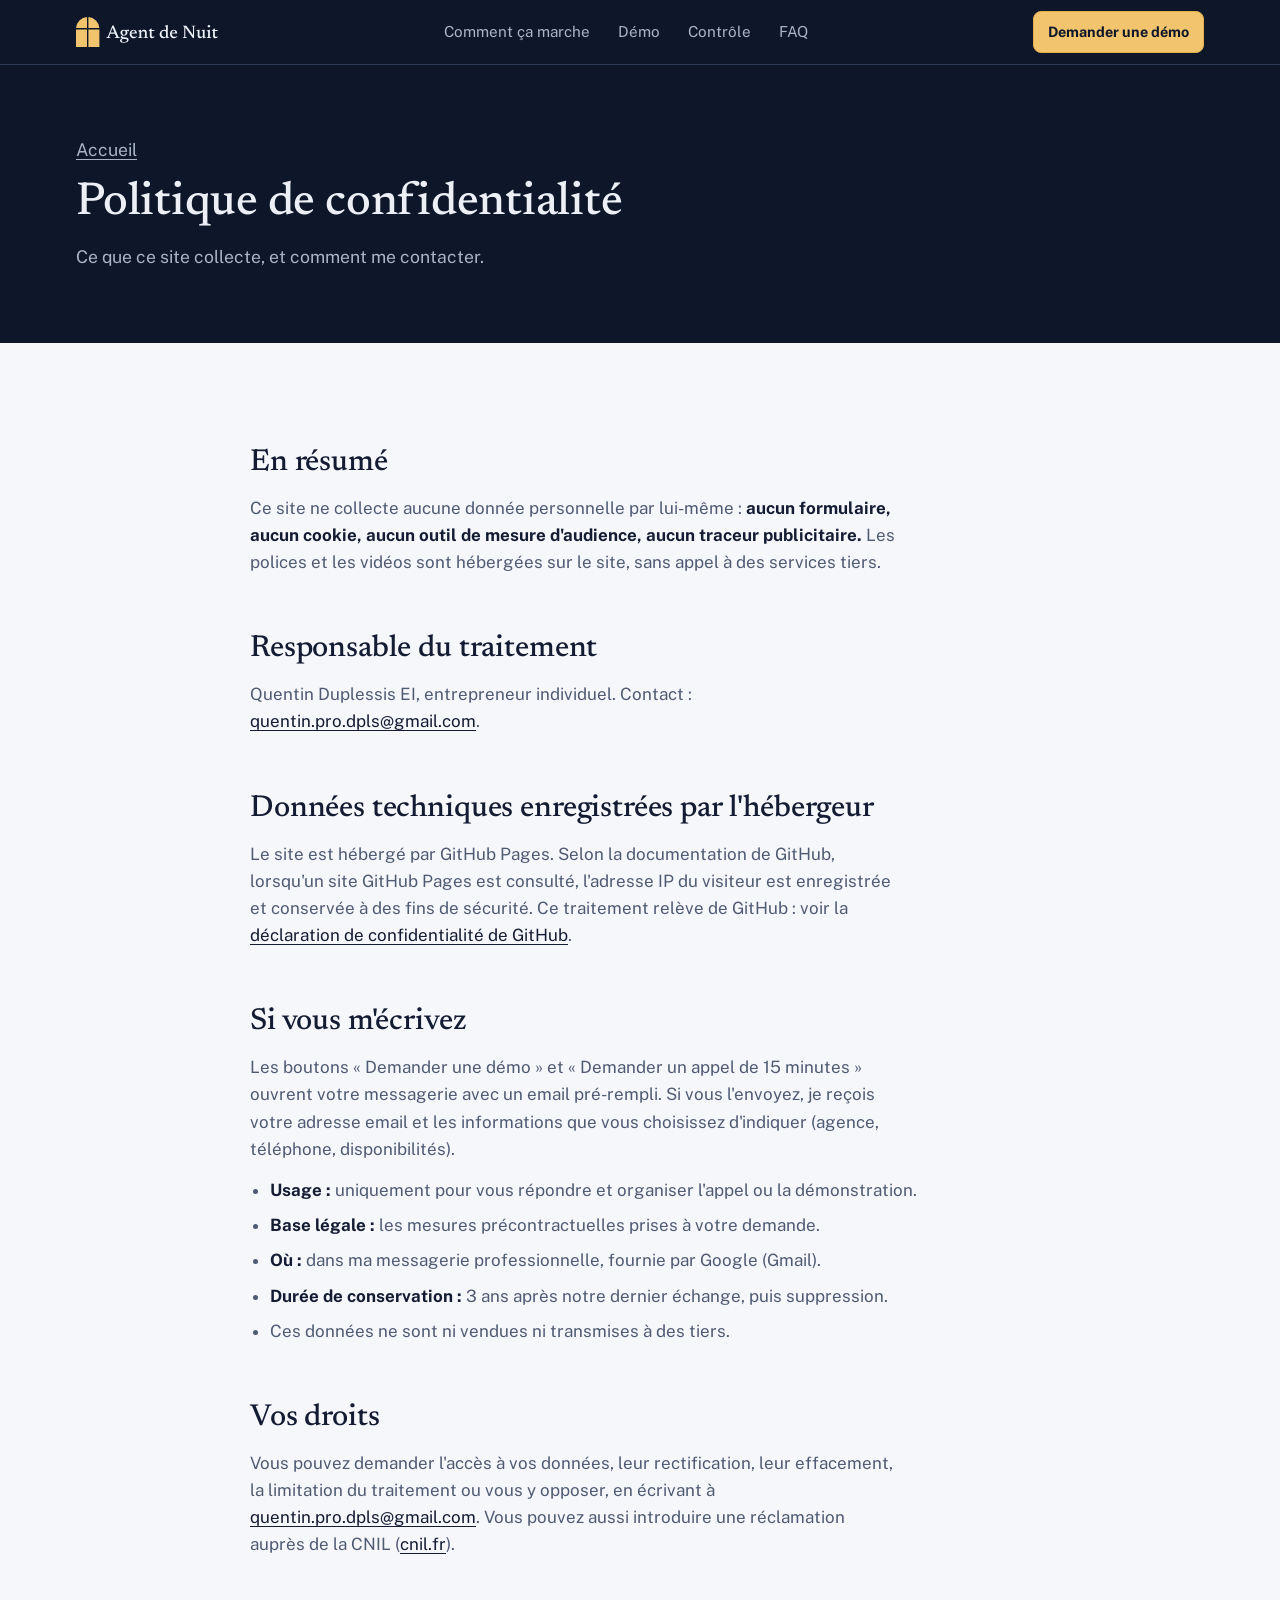
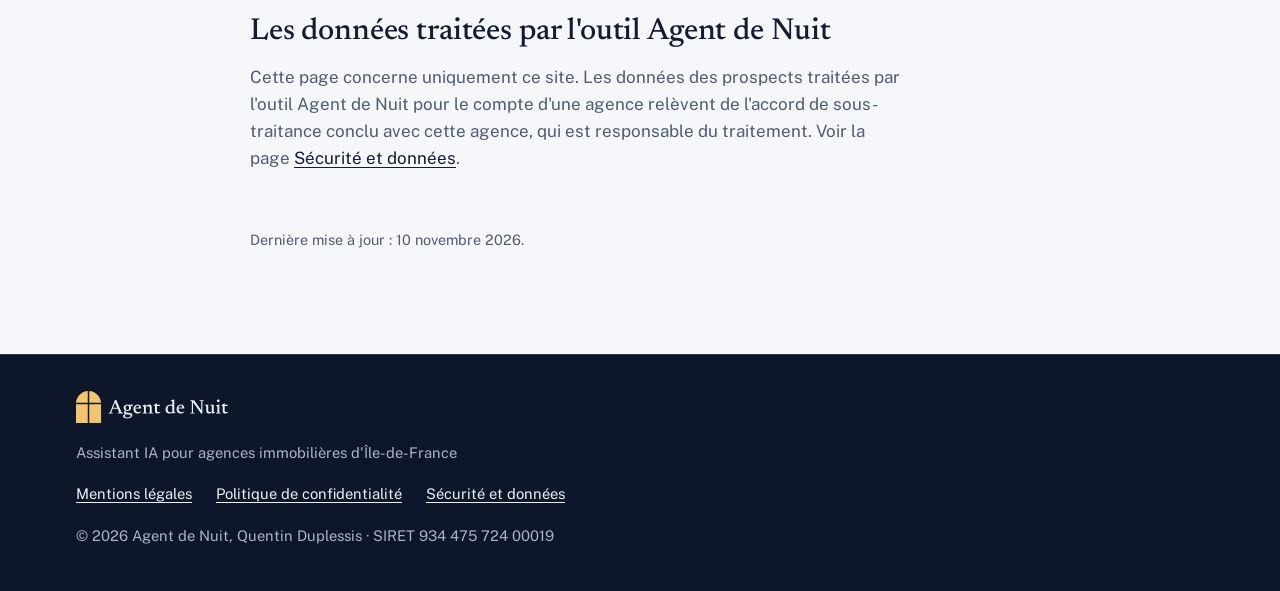
<file: confidentialite/index.html>
<!doctype html>
<html lang="fr">
<head>
  <meta charset="utf-8">
  <meta name="viewport" content="width=device-width, initial-scale=1, viewport-fit=cover">
  <title>Politique de confidentialité · Agent de Nuit</title>
  <meta name="description" content="Politique de confidentialité du site Agent de Nuit : aucun cookie, aucun traceur, aucun formulaire.">
  <link rel="canonical" href="https://agentdenuit.github.io/confidentialite/">
  <meta property="og:type" content="website">
  <meta property="og:locale" content="fr_FR">
  <meta property="og:site_name" content="Agent de Nuit">
  <meta property="og:url" content="https://agentdenuit.github.io/confidentialite/">
  <meta property="og:title" content="Politique de confidentialité · Agent de Nuit">
  <meta property="og:description" content="Politique de confidentialité du site Agent de Nuit : aucun cookie, aucun traceur, aucun formulaire.">
  <meta property="og:image" content="https://agentdenuit.github.io/assets/og/apercu.jpg">
  <meta property="og:image:width" content="1200">
  <meta property="og:image:height" content="630">
  <meta property="og:image:alt" content="Agent de Nuit, assistant IA pour agences immobilières">
  <meta name="twitter:card" content="summary_large_image">
  <meta name="theme-color" content="#0E1729">
  <link rel="icon" href="../assets/logo/favicon.svg" type="image/svg+xml">
  <link rel="icon" href="../assets/logo/favicon-32.png" type="image/png" sizes="32x32">
  <link rel="apple-touch-icon" href="../assets/logo/apple-touch-icon.png">
  <link rel="manifest" href="../site.webmanifest">
  <link rel="preload" href="../assets/fonts/newsreader-500.woff2" as="font" type="font/woff2" crossorigin>
  <link rel="preload" href="../assets/fonts/public-sans-400.woff2" as="font" type="font/woff2" crossorigin>
  <link rel="stylesheet" href="../assets/css/site.css">
</head>
<body>
  <a class="lien-evitement" href="#contenu">Aller au contenu</a>
  <header class="entete">
    <div class="conteneur">
      <a class="logo" href="../"><img src="../assets/logo/logo-une-ligne-sombre.svg" alt="Agent de Nuit, accueil" width="142" height="30"></a>
      <nav class="navigation" aria-label="Navigation principale">
        <a href="../#comment-ca-marche">Comment ça marche</a>
        <a href="../demo/">Démo</a>
        <a href="../#conformite">Contrôle</a>
        <a href="../#faq">FAQ</a>
      </nav>
      <a class="bouton petit" href="mailto:quentin.pro.dpls@gmail.com?subject=Demande%20de%20d%C3%A9mo%20Agent%20de%20Nuit&amp;body=Bonjour%20Quentin%2C%0A%0AJe%20souhaite%20voir%20une%20d%C3%A9monstration%20d%27Agent%20de%20Nuit.%0A%0AAgence%20%3A%0ANombre%20d%27agences%20%3A%0AT%C3%A9l%C3%A9phone%20%3A%0ACr%C3%A9neaux%20qui%20me%20conviennent%20%3A%0A%0ACordialement%2C%0A">Demander une démo</a>
    </div>
  </header>

  <main id="contenu">
    <section class="page-titre" aria-labelledby="titre-page">
      <div class="conteneur">
        <p class="fil"><a href="../">Accueil</a></p>
        <h1 id="titre-page">Politique de confidentialité</h1>
        <p>Ce que ce site collecte, et comment me contacter.</p>
      </div>
    </section>
    <div class="bande">
      <div class="conteneur texte-page">
        <section aria-labelledby="c-resume">
          <h2 id="c-resume">En résumé</h2>
          <p>Ce site ne collecte aucune donnée personnelle par lui-même : <strong>aucun formulaire, aucun cookie, aucun outil de mesure d'audience, aucun traceur publicitaire.</strong> Les polices et les vidéos sont hébergées sur le site, sans appel à des services tiers.</p>
        </section>

        <section aria-labelledby="c-resp">
          <h2 id="c-resp">Responsable du traitement</h2>
          <p>Quentin Duplessis EI, entrepreneur individuel. Contact : <a href="mailto:quentin.pro.dpls@gmail.com">quentin.pro.dpls@gmail.com</a>.</p>
        </section>

        <section aria-labelledby="c-heb">
          <h2 id="c-heb">Données techniques enregistrées par l'hébergeur</h2>
          <p>Le site est hébergé par GitHub Pages. Selon la documentation de GitHub, lorsqu'un site GitHub Pages est consulté, l'adresse IP du visiteur est enregistrée et conservée à des fins de sécurité. Ce traitement relève de GitHub : voir la <a href="https://docs.github.com/fr/site-policy/privacy-policies/github-general-privacy-statement">déclaration de confidentialité de GitHub</a>.</p>
        </section>

        <section aria-labelledby="c-mail">
          <h2 id="c-mail">Si vous m'écrivez</h2>
          <p>Les boutons « Demander une démo » et « Demander un appel de 15 minutes » ouvrent votre messagerie avec un email pré-rempli. Si vous l'envoyez, je reçois votre adresse email et les informations que vous choisissez d'indiquer (agence, téléphone, disponibilités).</p>
          <ul class="liste">
            <li><strong>Usage :</strong> uniquement pour vous répondre et organiser l'appel ou la démonstration.</li>
            <li><strong>Base légale :</strong> les mesures précontractuelles prises à votre demande.</li>
            <li><strong>Où :</strong> dans ma messagerie professionnelle, fournie par Google (Gmail).</li>
            <li><strong>Durée de conservation :</strong> 3 ans après notre dernier échange, puis suppression.</li>
            <li>Ces données ne sont ni vendues ni transmises à des tiers.</li>
          </ul>
        </section>

        <section aria-labelledby="c-droits">
          <h2 id="c-droits">Vos droits</h2>
          <p>Vous pouvez demander l'accès à vos données, leur rectification, leur effacement, la limitation du traitement ou vous y opposer, en écrivant à <a href="mailto:quentin.pro.dpls@gmail.com">quentin.pro.dpls@gmail.com</a>. Vous pouvez aussi introduire une réclamation auprès de la CNIL (<a href="https://www.cnil.fr/">cnil.fr</a>).</p>
        </section>

        <section aria-labelledby="c-outil">
          <h2 id="c-outil">Les données traitées par l'outil Agent de Nuit</h2>
          <p>Cette page concerne uniquement ce site. Les données des prospects traitées par l'outil Agent de Nuit pour le compte d'une agence relèvent de l'accord de sous-traitance conclu avec cette agence, qui est responsable du traitement. Voir la page <a href="../securite/">Sécurité et données</a>.</p>
        </section>

        <p class="date-maj">Dernière mise à jour : 10 novembre 2026.</p>
      </div>
    </div>
  </main>

  <footer class="pied">
    <div class="conteneur">
      <img class="logo-pied" src="../assets/logo/logo-une-ligne-sombre.svg" alt="Agent de Nuit" width="152" height="32">
      <p>Assistant IA pour agences immobilières d'<span class="nowrap">Île-de-France</span></p>
      <nav aria-label="Pages légales">
        <a href="../mentions-legales/">Mentions légales</a>
        <a href="../confidentialite/">Politique de confidentialité</a>
        <a href="../securite/">Sécurité et données</a>
      </nav>
      <p>© 2026 Agent de Nuit, Quentin Duplessis · SIRET 934 475 724 00019</p>
    </div>
  </footer>
</body>
</html>
</file>
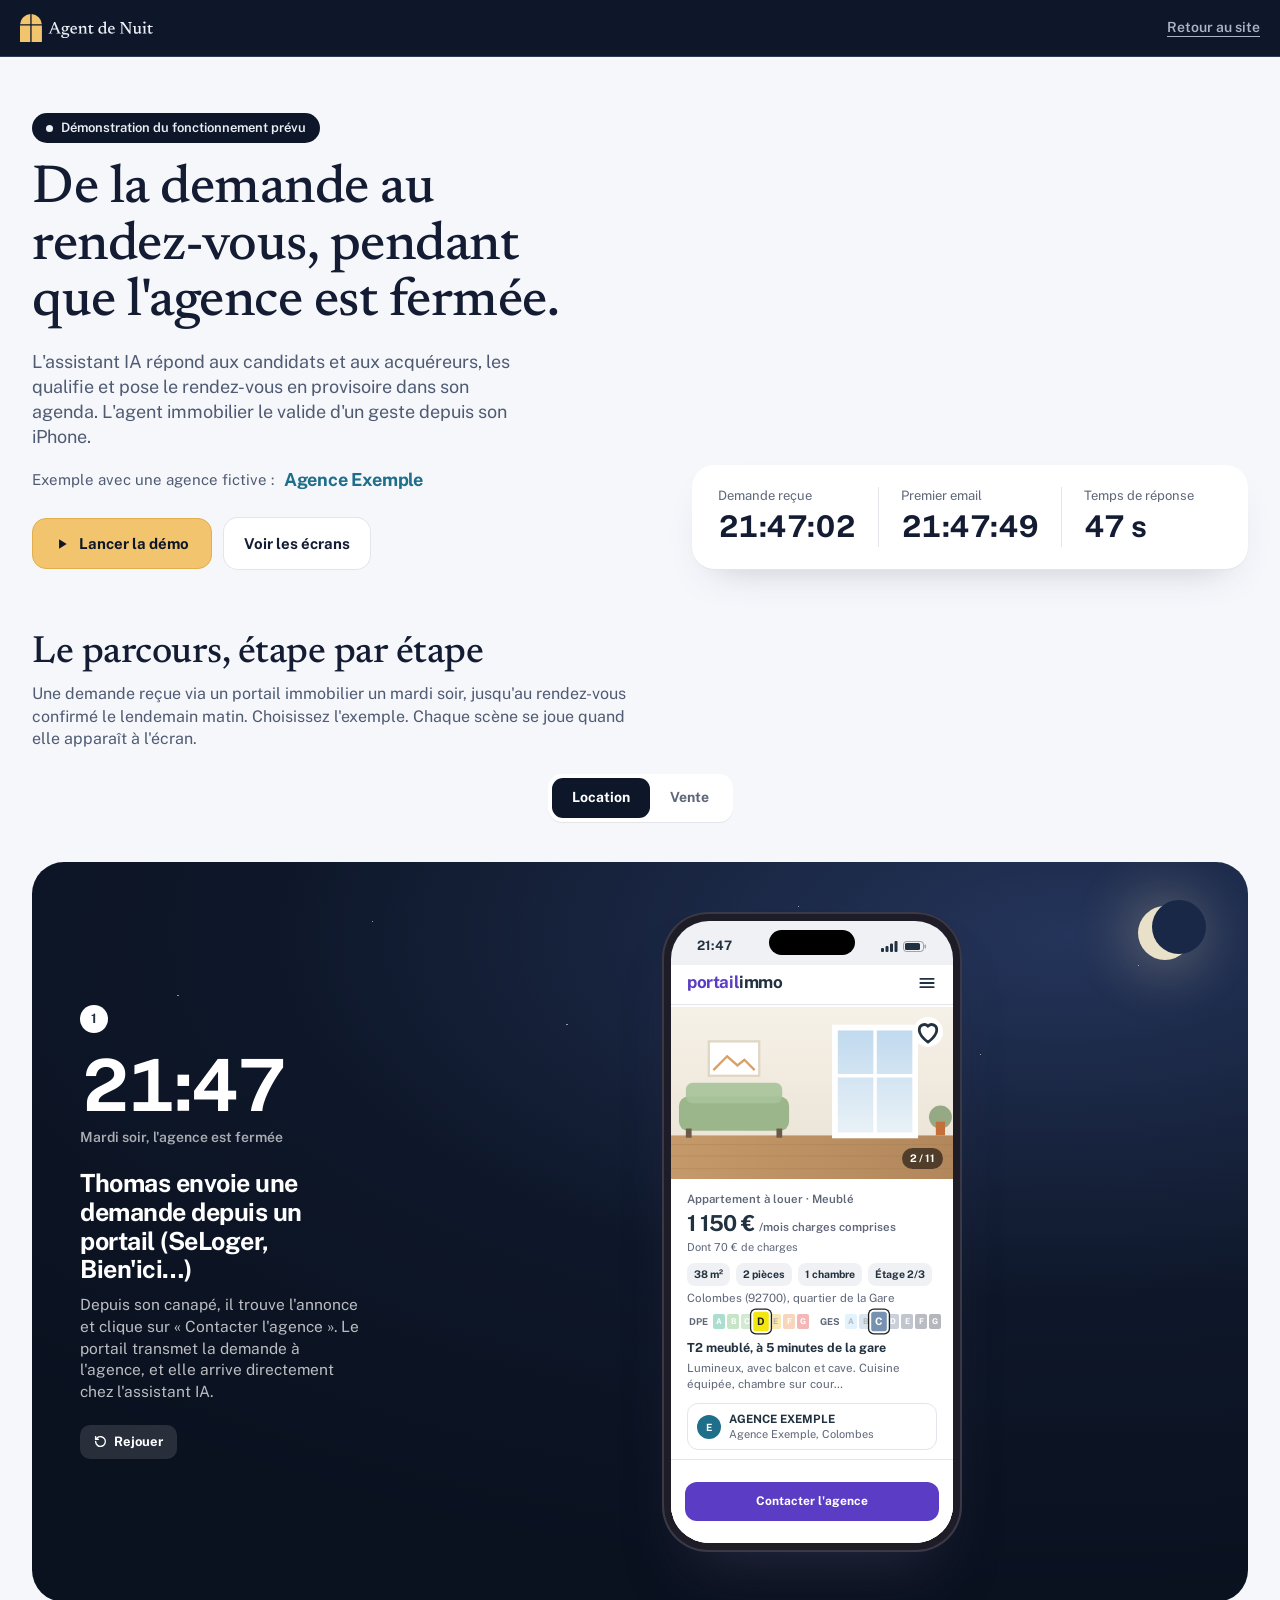
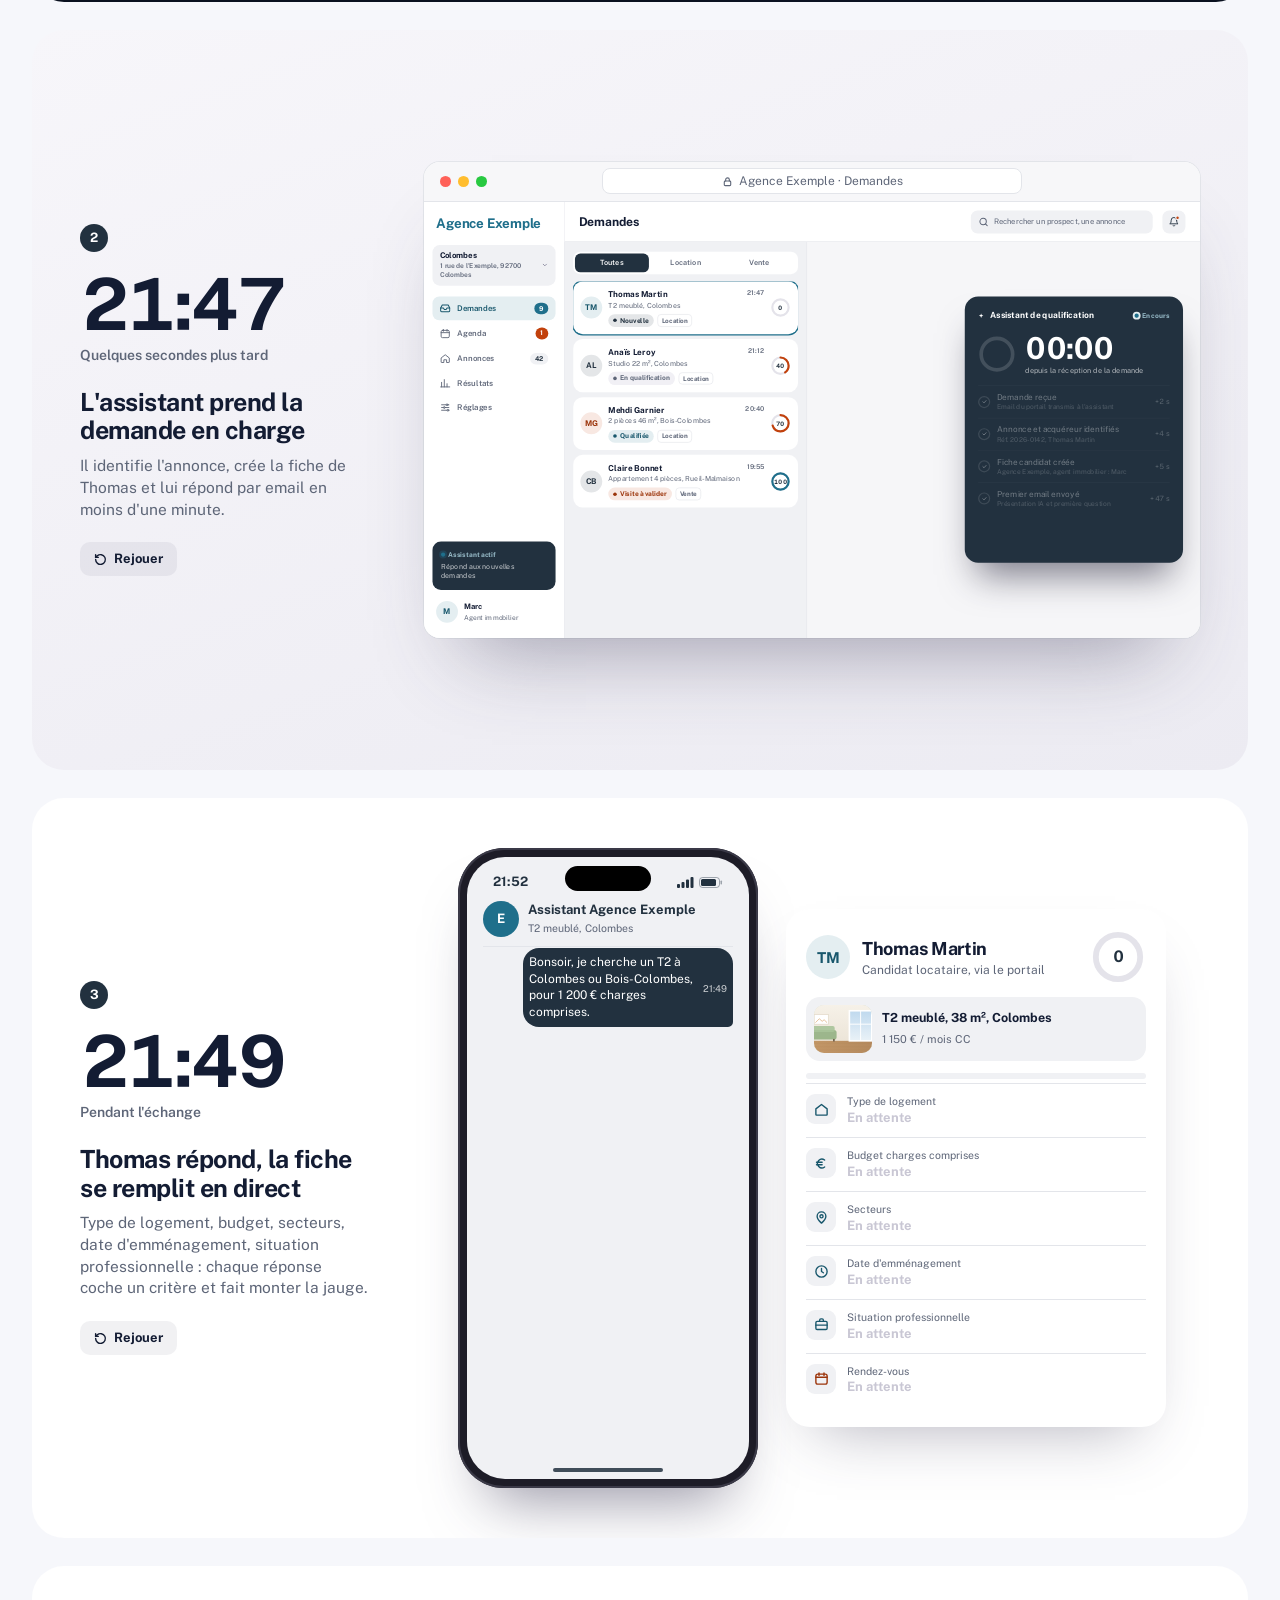
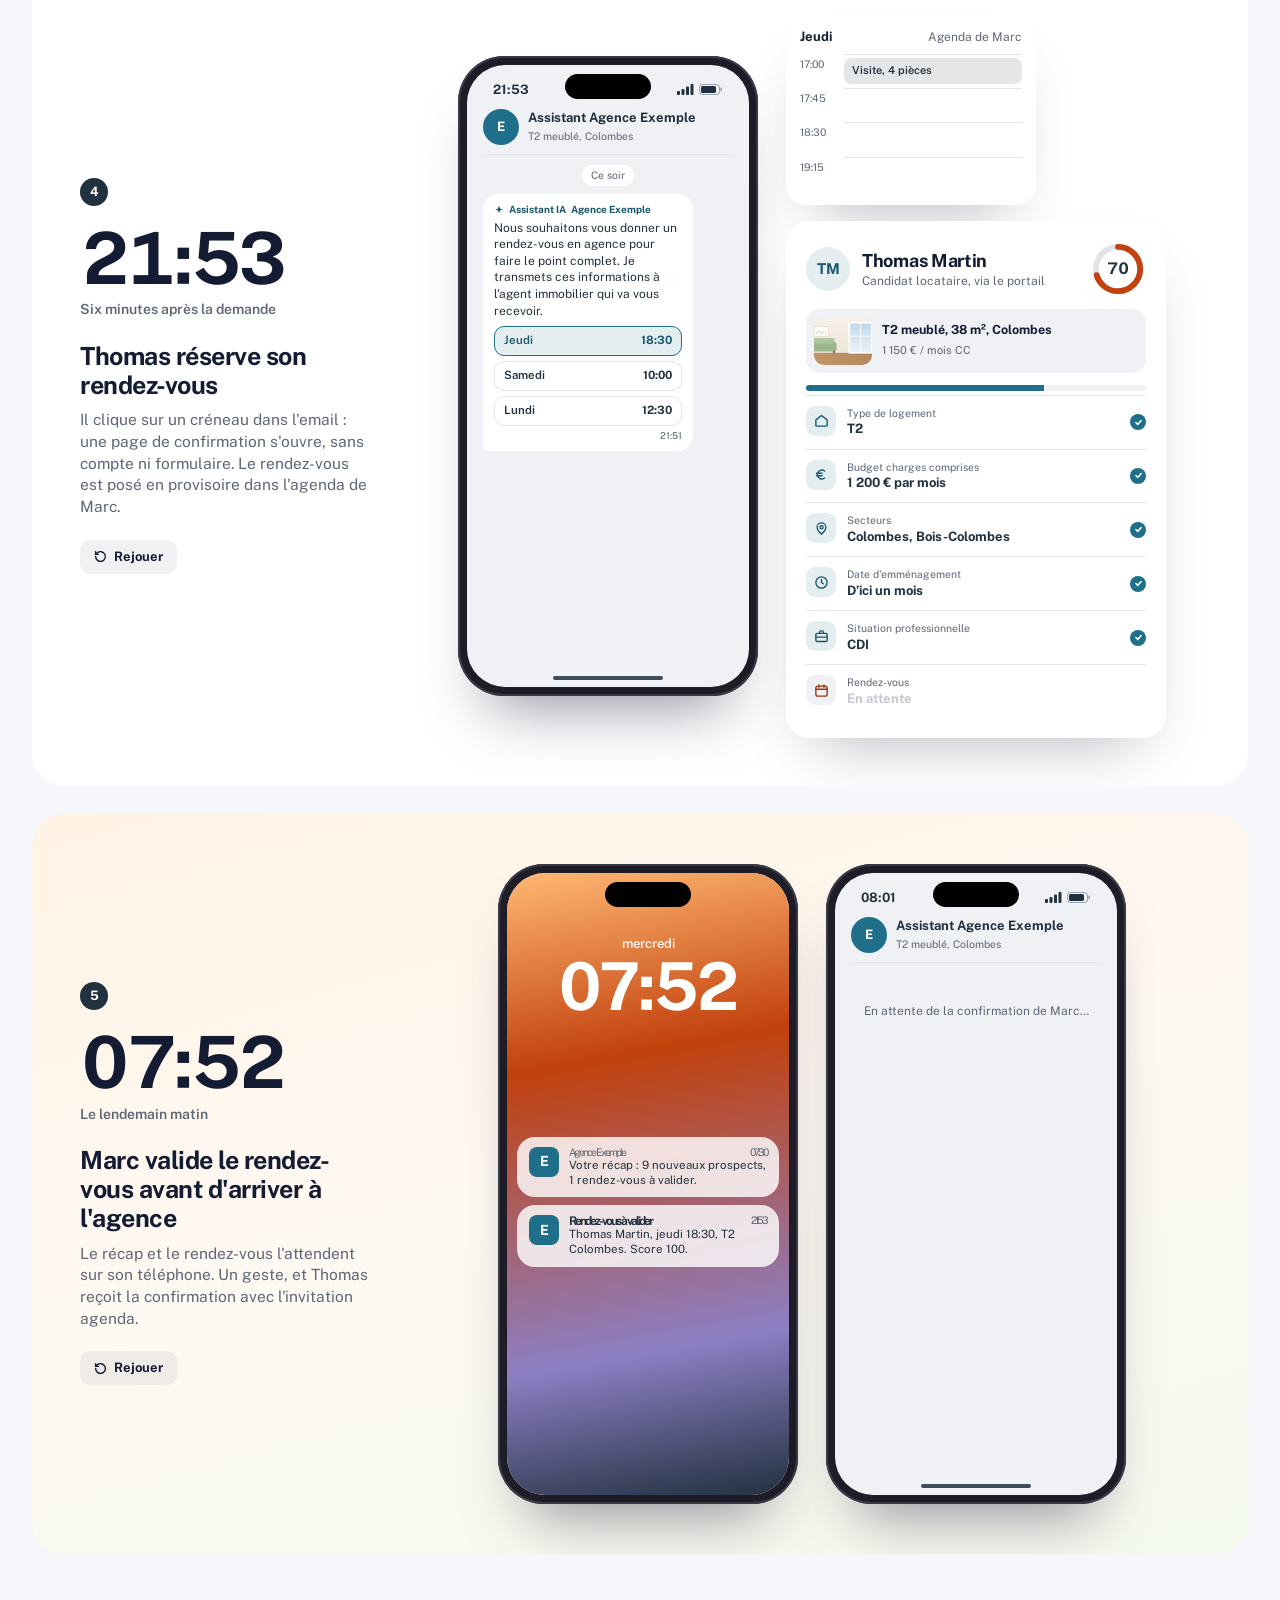
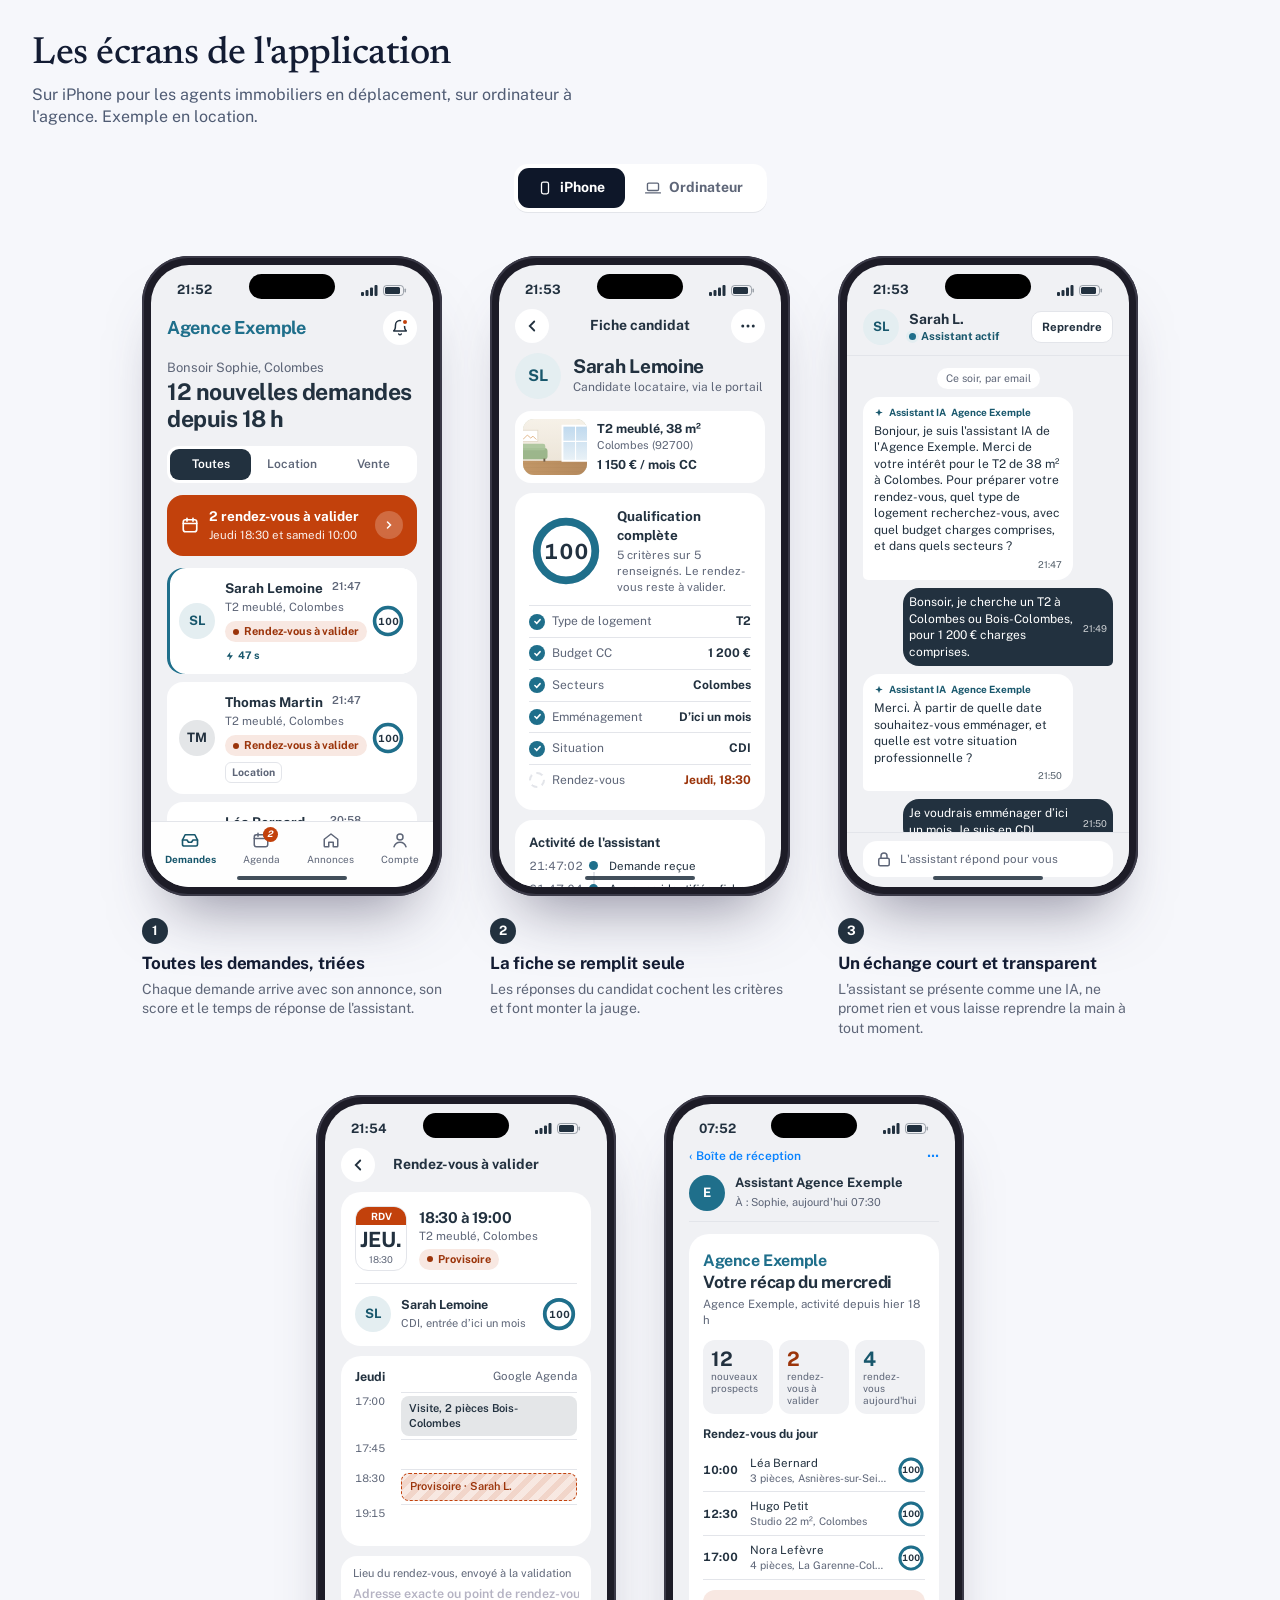
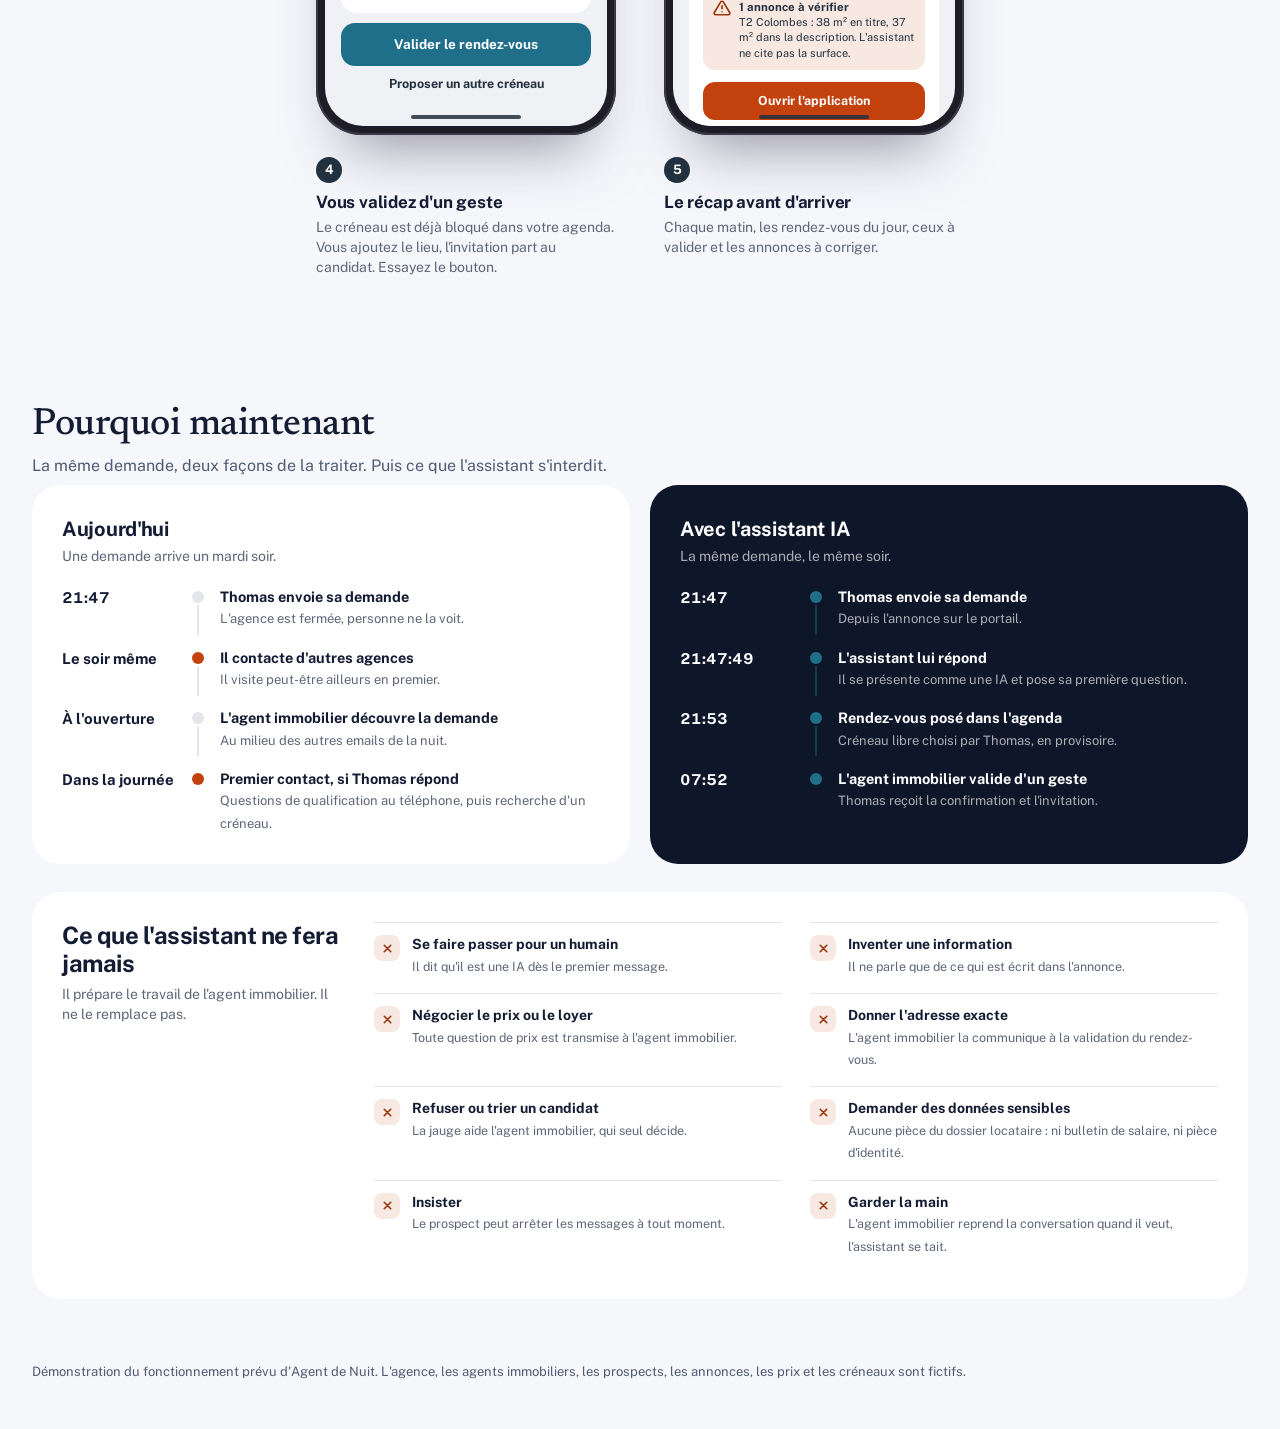
<file: demo/index.html>
<!doctype html>
<html lang="fr">
<head>
<meta charset="utf-8">
<script>
/* ============================================================
   CONFIGURATION DE L'AGENCE PRÉSENTÉE DANS LA DÉMO
   Pour décliner la démo aux couleurs d'une agence prospect,
   modifiez uniquement ce bloc.
   - logo : chemin d'une image (ex. "photos/logo-agence.png"),
            ou "" pour un logo texte avec le nom de l'agence.
   - couleurs : principale (boutons, jauge), accent (provisoire,
            alertes), texte (titres et fonds sombres de l'appli).
            Choisir des couleurs assez foncées pour que le texte blanc
            reste lisible (contraste d'au moins 4,5 : 1).
   ============================================================ */
window.AGENCE = {
  nom: "Agence Exemple",
  nomDe: "de l'Agence Exemple",   // tel qu'il s'écrit après « l'assistant IA » (ex. « d'Immo Conseil »)
  initiale: "E",
  logo: "",
  ville: "Colombes",
  adresse: "1 rue de l'Exemple, 92700 Colombes",
  couleurs: { principale: "#1F6F8B", accent: "#C2410C", texte: "#22313F" }
};
</script>
<meta name="viewport" content="width=device-width, initial-scale=1, viewport-fit=cover">
<title>Démonstration · Agent de Nuit</title>
<meta name="description" content="Démonstration du fonctionnement prévu d'Agent de Nuit avec une agence fictive : une demande reçue via un portail immobilier un mardi soir, jusqu'au rendez-vous validé le lendemain matin. Location et vente.">
<meta name="theme-color" content="#0E1729">
  <link rel="icon" href="../assets/logo/favicon.svg" type="image/svg+xml">
  <link rel="icon" href="../assets/logo/favicon-32.png" type="image/png" sizes="32x32">
  <link rel="apple-touch-icon" href="../assets/logo/apple-touch-icon.png">
  <link rel="manifest" href="../site.webmanifest">
  <link rel="canonical" href="https://agentdenuit.github.io/demo/">
  <meta property="og:type" content="website">
  <meta property="og:locale" content="fr_FR">
  <meta property="og:site_name" content="Agent de Nuit">
  <meta property="og:url" content="https://agentdenuit.github.io/demo/">
  <meta property="og:title" content="Démonstration · Agent de Nuit">
  <meta property="og:description" content="Démonstration du fonctionnement prévu d'Agent de Nuit avec une agence fictive : une demande reçue via un portail immobilier un mardi soir, jusqu'au rendez-vous validé le lendemain matin.">
  <meta property="og:image" content="https://agentdenuit.github.io/assets/og/apercu.jpg">
  <meta property="og:image:width" content="1200">
  <meta property="og:image:height" content="630">
  <meta property="og:image:alt" content="Agent de Nuit, assistant IA pour agences immobilières">
  <meta name="twitter:card" content="summary_large_image">
<link rel="preload" href="../assets/fonts/public-sans-400.woff2" as="font" type="font/woff2" crossorigin>
<style>
:root{
  /* Couleurs de l'agence : définies dans window.AGENCE (en haut de la page) et appliquées par script. */
  --green:#1F6F8B; --orange:#C2410C; --navy:#22313F;
  --green-d:color-mix(in srgb,var(--green) 78%,#000); --green-l:color-mix(in srgb,var(--green) 12%,#fff);
  --orange-d:color-mix(in srgb,var(--orange) 80%,#000); --orange-l:color-mix(in srgb,var(--orange) 12%,#fff);
  --navy-l:color-mix(in srgb,var(--navy) 12%,#fff);
  --muted:#5E6678; --mist:#F0F1F4; --line:#E3E5EA; --white:#fff;
  --red:#E5484D;
  /* Portail immobilier générique (aucune charte de portail réel) */
  --portail:#5B3CC4; --portail-d:#45299F;
  --font:"Public Sans",system-ui,-apple-system,"Segoe UI",Roboto,sans-serif;
}
*{box-sizing:border-box;margin:0;padding:0}
html{-webkit-text-size-adjust:100%}
body{font-family:var(--font);color:var(--navy);background:var(--mist);line-height:1.4;-webkit-font-smoothing:antialiased}
button{font:inherit;color:inherit;border:0;background:none;cursor:pointer}
button:focus-visible,input:focus-visible{outline:3px solid var(--orange);outline-offset:2px}
img{display:block}

/* ---------- Mention de propriété ---------- */
.legal-bar{background:var(--navy);color:#fff;font-size:13px;line-height:1.45;text-align:center;padding:9px 16px}
.legal-bar strong{font-weight:700}
@media (max-width:640px){.legal-bar{font-size:12px;padding:8px 16px}}

/* ---------- Page ---------- */
.page-head{background:var(--white);border-bottom:1px solid var(--line)}
.page-head-in{max-width:1500px;margin:0 auto;padding:18px 32px;display:flex;align-items:center;gap:20px;justify-content:space-between}
.brand-logo{height:46px;width:auto}
.brand-fallback{display:none;font-weight:800;font-size:28px;color:var(--green);letter-spacing:-.5px}
.page-head .tag{font-size:13px;color:var(--muted);background:var(--mist);padding:6px 12px;border-radius:999px}

.intro{max-width:1500px;margin:0 auto;padding:56px 32px 8px;display:grid;grid-template-columns:minmax(0,1.1fr) minmax(0,1fr);gap:48px;align-items:end}
.intro h1{font-size:clamp(34px,4.2vw,56px);line-height:1.05;letter-spacing:-1.5px;font-weight:700;max-width:17ch}
.intro p{font-size:18px;color:var(--muted);max-width:46ch;margin-top:18px}
.clock{display:flex;align-items:stretch;gap:0;background:var(--white);border-radius:22px;padding:22px 26px;box-shadow:0 1px 0 var(--line),0 18px 40px -24px rgba(60,57,86,.35)}
.clock div{flex:1}
.clock div+div{border-left:1px solid var(--line);padding-left:22px;margin-left:22px}
.clock small{display:block;font-size:13px;color:var(--muted)}
.clock strong{display:block;font-size:30px;font-weight:700;letter-spacing:-.5px;font-variant-numeric:tabular-nums}
.clock .hl strong{color:var(--green-d)}

.flow{max-width:1680px;margin:0 auto;padding:44px 32px 72px;display:flex;flex-wrap:wrap;justify-content:center;gap:56px 24px}
.step{width:300px;max-width:100%}
.step{display:flex;flex-direction:column;align-items:center}
.cap{width:100%;max-width:300px;margin-top:22px}
.cap .n{display:inline-grid;place-items:center;width:26px;height:26px;border-radius:50%;background:var(--navy);color:#fff;font-size:13px;font-weight:700;margin-bottom:8px}
.cap h2{font-size:17px;font-weight:700;letter-spacing:-.2px}
.cap p{font-size:14px;color:var(--muted);margin-top:4px}

.foot{max-width:1500px;margin:0 auto;padding:0 32px 48px;font-size:13px;color:var(--muted)}

/* ---------- Phone ---------- */
.phone{width:300px;max-width:100%;height:640px;background:#1d1c27;border-radius:46px;padding:9px;box-shadow:0 40px 60px -30px rgba(60,57,86,.55),inset 0 0 0 2px #3a3947}
.screen{position:relative;height:100%;background:var(--mist);color:var(--navy);border-radius:38px;overflow:hidden;display:flex;flex-direction:column;font-size:13px}
.island{position:absolute;top:9px;left:50%;transform:translateX(-50%);width:86px;height:25px;background:#000;border-radius:20px;z-index:5}
.status{height:44px;flex:none;display:flex;align-items:center;justify-content:space-between;padding:6px 26px 0;font-size:13px;font-weight:700}
.status .sig{display:flex;gap:5px;align-items:center}
.body{flex:1;overflow:hidden;padding:0 16px;display:flex;flex-direction:column;min-height:0}
.scroll{flex:1;overflow:auto;scrollbar-width:none;min-height:0}
.scroll::-webkit-scrollbar{display:none}
.tabbar{flex:none;height:66px;background:rgba(255,255,255,.94);border-top:1px solid var(--line);display:flex;justify-content:space-around;align-items:flex-start;padding-top:9px;font-size:10px;color:var(--muted)}
.tabbar span{display:flex;flex-direction:column;align-items:center;gap:3px;position:relative}
.tabbar .on{color:var(--green-d);font-weight:700}
.tabbar .badge{position:absolute;top:-4px;right:2px;background:var(--orange);color:#fff;font-size:9px;font-weight:700;min-width:15px;height:15px;border-radius:8px;display:grid;place-items:center;padding:0 3px}
.home{position:absolute;bottom:7px;left:50%;transform:translateX(-50%);width:110px;height:4px;border-radius:3px;background:var(--navy);opacity:.85}

/* shared atoms */
.row{display:flex;align-items:center;gap:10px}
.av{flex:none;width:36px;height:36px;border-radius:50%;display:grid;place-items:center;font-weight:700;font-size:13px;color:var(--navy);background:var(--navy-l)}
.av.g{background:var(--green-l);color:var(--green-d)}
.av.o{background:var(--orange-l);color:var(--orange-d)}
.pill{display:inline-flex;align-items:center;gap:5px;font-size:11px;font-weight:700;padding:3px 8px;border-radius:999px;white-space:nowrap}
.pill::before{content:"";width:6px;height:6px;border-radius:50%;background:currentColor}
.p-new{background:var(--navy-l);color:var(--navy)}
.p-qual{background:#F1F0F5;color:var(--muted)}
.p-ok{background:var(--green-l);color:var(--green-d)}
.p-visit{background:var(--orange-l);color:var(--orange-d)}
.type{font-size:10.5px;font-weight:700;color:var(--muted);border:1px solid var(--line);padding:2px 6px;border-radius:6px;background:var(--white)}
.card{background:var(--white);border-radius:18px;padding:14px}
.muted{color:var(--muted)}
.icon{width:18px;height:18px;flex:none}

/* roof gauge */
.gauge{position:relative;flex:none;display:grid;place-items:center}
.gauge svg{display:block}
.gauge b{position:absolute;bottom:14%;left:0;right:0;text-align:center;font-weight:800;font-variant-numeric:tabular-nums;line-height:1}

/* ---------- Screen 1 : demandes ---------- */
.s1-top{display:flex;align-items:center;justify-content:space-between;margin:2px 0 14px}
.s1-top img{height:26px}
.s1-top .bell{position:relative;width:34px;height:34px;border-radius:50%;background:var(--white);display:grid;place-items:center}
.s1-top .bell i{position:absolute;top:7px;right:8px;width:8px;height:8px;border-radius:50%;background:var(--orange);border:2px solid #fff}
.hello{font-size:13px;color:var(--muted)}
.big{font-size:23px;font-weight:700;letter-spacing:-.5px;line-height:1.15;margin-top:2px}
.seg{display:flex;background:var(--white);border-radius:12px;padding:3px;margin:14px 0 12px}
.seg button{flex:1;padding:7px 0;border-radius:9px;font-size:12px;font-weight:600;color:var(--muted)}
.seg .on{background:var(--navy);color:#fff}
.alert{display:flex;align-items:center;gap:10px;background:var(--orange);color:#fff;border-radius:16px;padding:12px 14px;margin-bottom:12px;width:100%;text-align:left}
.alert strong{display:block;font-size:13.5px}
.alert small{font-size:11.5px;opacity:.92}
.alert .go{margin-left:auto;width:28px;height:28px;border-radius:50%;background:rgba(255,255,255,.22);display:grid;place-items:center}
.lead{display:flex;gap:10px;align-items:center;padding:11px 12px;background:var(--white);border-radius:16px;margin-bottom:8px}
.lead .mid{flex:1;min-width:0}
.lead .nm{display:flex;justify-content:space-between;gap:6px;font-weight:700;font-size:13.5px;white-space:nowrap}
.lead .nm em{font-style:normal;overflow:hidden;text-overflow:ellipsis}
.lead .nm span{font-weight:600;font-size:11px;color:var(--muted)}
.lead .ad{font-size:11.5px;color:var(--muted);white-space:nowrap;overflow:hidden;text-overflow:ellipsis;margin:1px 0 6px}
.lead .meta{display:flex;gap:6px;align-items:center;flex-wrap:wrap}
.lead.fresh{box-shadow:inset 3px 0 0 var(--green)}
.speed{font-size:10.5px;font-weight:700;color:var(--green-d);display:inline-flex;align-items:center;gap:3px}

/* ---------- Screen 2 : fiche ---------- */
.nav{display:flex;align-items:center;justify-content:space-between;margin:0 0 10px}
.nav .bk{width:34px;height:34px;border-radius:50%;background:var(--white);display:grid;place-items:center}
.nav .t{font-weight:700;font-size:14px}
.who{display:flex;align-items:center;gap:12px;margin-bottom:12px}
.who h3{font-size:19px;letter-spacing:-.3px;line-height:1.1}
.who p{font-size:12px;color:var(--muted);margin-top:2px}
.listing{display:flex;gap:10px;align-items:center;background:var(--white);border-radius:16px;padding:8px;margin-bottom:10px}
.ph{width:64px;height:56px;border-radius:11px;object-fit:cover;flex:none;background:linear-gradient(135deg,#cfd8c4,#a9b59b)}
.listing b{display:block;font-size:12.5px}
.listing small{display:block;font-size:11px;color:var(--muted)}
.listing .pr{font-weight:800;color:var(--navy);font-size:12.5px;margin-top:3px}
.qual{display:flex;gap:14px;align-items:center}
.qual h4{font-size:13.5px}
.qual p{font-size:11.5px;color:var(--muted);margin-top:2px}
.qlist{margin-top:10px;border-top:1px solid var(--line)}
.qlist li{list-style:none;display:flex;justify-content:space-between;align-items:center;padding:7px 0;border-bottom:1px solid var(--line);font-size:12px}
.qlist li:last-child{border-bottom:0}
.qlist li span{color:var(--muted);display:flex;align-items:center;gap:7px}
.qlist li b{font-weight:700;text-align:right}
.ok{width:16px;height:16px;border-radius:50%;background:var(--green);display:grid;place-items:center;flex:none}
.wait{width:16px;height:16px;border-radius:50%;border:2px dashed var(--line);flex:none}
.tl{margin-top:10px}
.tl h4{font-size:13px;margin-bottom:6px}
.tl li{list-style:none;display:grid;grid-template-columns:52px 12px 1fr;gap:8px;align-items:start;font-size:11.5px;padding-bottom:7px;position:relative}
.tl li time{color:var(--muted);font-variant-numeric:tabular-nums}
.tl li i{width:9px;height:9px;border-radius:50%;background:var(--navy-l);margin-top:3px;position:relative}
.tl li:not(:last-child) i::after{content:"";position:absolute;left:3.5px;top:11px;width:2px;height:16px;background:var(--line)}
.tl li.done i{background:var(--green)}
.tl li em{font-style:normal;font-weight:700;color:var(--green-d)}

/* ---------- Screen 3 : conversation ---------- */
.chat-head{display:flex;align-items:center;gap:10px;padding:0 0 10px;border-bottom:1px solid var(--line);margin:0 -16px;padding-left:16px;padding-right:16px;background:var(--mist)}
.chat-head .mid{flex:1}
.chat-head b{font-size:14px;display:block}
.live{font-size:11px;color:var(--green-d);font-weight:700;display:flex;align-items:center;gap:5px}
.live::before{content:"";width:7px;height:7px;border-radius:50%;background:var(--green);box-shadow:0 0 0 3px var(--green-l)}
.live.off{color:var(--orange-d)}
.live.off::before{background:var(--orange);box-shadow:0 0 0 3px var(--orange-l)}
.take{font-size:11.5px;font-weight:700;color:var(--navy);background:var(--white);border:1px solid var(--line);padding:7px 10px;border-radius:10px}
.take.on{background:var(--navy);color:#fff;border-color:var(--navy)}
.msgs{padding:12px 0 8px;display:flex;flex-direction:column;gap:8px}
.day{align-self:center;font-size:10.5px;color:var(--muted);background:var(--white);padding:3px 9px;border-radius:999px}
.m{max-width:84%;padding:9px 11px;border-radius:16px;font-size:12px;line-height:1.38}
.m.ai{background:var(--white);border-bottom-left-radius:5px;align-self:flex-start}
.m.ai .by{display:flex;align-items:center;gap:5px;font-size:10px;font-weight:700;color:var(--green-d);margin-bottom:3px}
.m.me{background:var(--navy);color:#fff;border-bottom-right-radius:5px;align-self:flex-end}
.m time{display:block;font-size:9.5px;opacity:.78;margin-top:3px;text-align:right}
.slots{display:flex;flex-direction:column;gap:5px;margin-top:7px}
.slots span{display:flex;justify-content:space-between;border:1px solid var(--line);border-radius:10px;padding:6px 9px;font-weight:600;font-size:11.5px}
.slots span.pick{border-color:var(--green);background:var(--green-l);color:var(--green-d)}
.compose{flex:none;margin:0 -16px;padding:8px 16px 10px;background:var(--mist);border-top:1px solid var(--line)}
.compose div{background:var(--white);border-radius:14px;padding:9px 12px;font-size:11.5px;color:var(--muted);display:flex;align-items:center;gap:7px}

/* ---------- Screen 4 : visite ---------- */
.vcard{background:var(--white);border-radius:20px;padding:14px;margin-bottom:10px}
.when{display:flex;gap:12px;align-items:center}
.date{flex:none;width:52px;border-radius:13px;overflow:hidden;text-align:center;border:1px solid var(--line)}
.date small{display:block;background:var(--orange);color:#fff;font-size:10px;font-weight:700;padding:2px 0}
.date b{display:block;font-size:21px;line-height:1.15;padding:3px 0 1px}
.date i{display:block;font-style:normal;font-size:9.5px;color:var(--muted);padding-bottom:4px}
.when h4{font-size:15px;letter-spacing:-.2px}
.when p{font-size:11.5px;color:var(--muted)}
.vprospect{display:flex;align-items:center;gap:10px;margin-top:12px;padding-top:12px;border-top:1px solid var(--line)}
.vprospect .mid{flex:1}
.vprospect b{font-size:12.5px;display:block}
.vprospect small{font-size:11px;color:var(--muted)}
.agenda{background:var(--white);border-radius:20px;padding:12px 14px;margin-bottom:10px}
.agenda .hd{display:flex;justify-content:space-between;font-size:11.5px;margin-bottom:6px}
.agenda .hd b{font-size:12.5px}
.slot{display:grid;grid-template-columns:38px 1fr;gap:8px;align-items:stretch;min-height:30px}
.slot time{font-size:10.5px;color:var(--muted);padding-top:2px;font-variant-numeric:tabular-nums}
.slot div{border-top:1px solid var(--line);padding:3px 0}
.ev{display:block;border-radius:8px;padding:5px 8px;font-size:11px;font-weight:600}
.ev.busy{background:var(--navy-l);color:var(--navy)}
.ev.prov{background:repeating-linear-gradient(135deg,var(--orange-l),var(--orange-l) 6px,color-mix(in srgb,var(--orange) 22%,#fff) 6px,color-mix(in srgb,var(--orange) 22%,#fff) 12px);color:var(--orange-d);border:1.5px dashed var(--orange)}
.ev.conf{background:var(--green);color:#fff;border:1.5px solid var(--green)}
.field{background:var(--white);border-radius:16px;padding:10px 12px;margin-bottom:10px}
.field label{display:block;font-size:11px;color:var(--muted);margin-bottom:4px}
.field input{width:100%;border:0;font:inherit;font-size:12.5px;font-weight:600;color:var(--navy);background:transparent}
.field input::placeholder{color:#B5B3C3;font-weight:600}
.btn{display:flex;align-items:center;justify-content:center;gap:7px;width:100%;padding:12px;border-radius:14px;font-weight:700;font-size:13.5px}
.btn.primary{background:var(--green);color:#fff}
.btn.primary:hover{background:var(--green-d)}
.btn.ghost{background:transparent;color:var(--navy);font-size:12.5px;padding:9px}
.done-msg{display:none;align-items:flex-start;gap:9px;background:var(--green-l);color:var(--green-d);border-radius:14px;padding:11px 12px;font-size:12px;font-weight:600;margin-bottom:8px}
.confirmed .done-msg{display:flex}
.confirmed .btn.primary,.confirmed .btn.ghost,.confirmed .field{display:none}
.confirmed-pill{display:none}
.confirmed .confirmed-pill{display:inline-flex}
.confirmed .prov-pill{display:none}

/* ---------- Screen 5 : récap mail ---------- */
.mail-top{display:flex;justify-content:space-between;align-items:center;margin-bottom:10px;font-size:12px;color:#0A84FF;font-weight:600}
.mail-from{display:flex;gap:10px;align-items:center;padding-bottom:10px;border-bottom:1px solid var(--line);margin-bottom:12px}
.mail-from b{font-size:13px;display:block}
.mail-from small{font-size:11px;color:var(--muted)}
.mail{background:var(--white);border-radius:20px;padding:16px 14px}
.mail img{height:24px;margin-bottom:12px}
.mail h3{font-size:17px;letter-spacing:-.3px;line-height:1.2}
.mail .sub{font-size:11.5px;color:var(--muted);margin:3px 0 12px}
.kpis{display:grid;grid-template-columns:repeat(3,1fr);gap:6px;margin-bottom:12px}
.kpis div{background:var(--mist);border-radius:12px;padding:8px}
.kpis b{display:block;font-size:20px;letter-spacing:-.4px;line-height:1.1}
.kpis small{font-size:10px;color:var(--muted);line-height:1.2;display:block}
.kpis .o b{color:var(--orange-d)}
.kpis .g b{color:var(--green-d)}
.mail h5{font-size:12px;margin:12px 0 6px}
.vis{display:flex;gap:9px;align-items:center;padding:6px 0;border-bottom:1px solid var(--line);font-size:11.5px}
.vis:last-of-type{border-bottom:0}
.vis time{font-weight:800;width:38px;font-variant-numeric:tabular-nums}
.vis .mid{flex:1;min-width:0}
.vis small{display:block;color:var(--muted);font-size:10.5px;white-space:nowrap;overflow:hidden;text-overflow:ellipsis}
.flag{display:flex;gap:8px;background:var(--orange-l);border-radius:12px;padding:9px 10px;font-size:11px;margin-top:10px}
.flag b{display:block;font-size:11.5px}
.cta{display:block;text-align:center;background:var(--orange);color:#fff;font-weight:700;border-radius:12px;padding:10px;margin-top:12px;font-size:12.5px}


/* ---------- Toggle ---------- */
.switch{max-width:1500px;margin:0 auto;padding:36px 32px 0;display:flex;justify-content:center}
.switch div{display:inline-flex;background:var(--white);border-radius:14px;padding:4px;box-shadow:0 1px 0 var(--line)}
.switch button{display:flex;align-items:center;gap:8px;padding:10px 20px;border-radius:11px;font-weight:700;font-size:14px;color:var(--muted)}
.switch button[aria-selected="true"]{background:var(--navy);color:#fff}
.view[hidden]{display:none!important}

/* ---------- Desktop ---------- */
.desk{max-width:1400px;margin:0 auto;padding:40px 32px 72px;display:flex;flex-direction:column;gap:64px}
.win{background:var(--white);border-radius:16px;overflow:hidden;box-shadow:0 50px 80px -40px rgba(60,57,86,.45),0 0 0 1px var(--line)}
.chrome{height:40px;display:flex;align-items:center;gap:14px;padding:0 16px;background:#F7F7F9;border-bottom:1px solid var(--line)}
.dots{display:flex;gap:7px}.dots i{width:11px;height:11px;border-radius:50%;background:#E0DFE6}
.dots i:nth-child(1){background:#FF6159}.dots i:nth-child(2){background:#FFBD2E}.dots i:nth-child(3){background:#28C941}
.url{flex:1;max-width:420px;margin:0 auto;background:var(--white);border:1px solid var(--line);border-radius:8px;height:26px;display:flex;align-items:center;justify-content:center;gap:6px;font-size:12px;color:var(--muted)}
.stage{position:relative;overflow:hidden}
.app{width:1280px;height:840px;transform-origin:0 0;display:grid;grid-template-columns:232px 1fr;background:var(--mist);font-size:13px}
.side{background:var(--white);border-right:1px solid var(--line);display:flex;flex-direction:column;padding:20px 14px}
.side>img{height:34px;width:auto;align-self:flex-start;margin:0 6px 20px}
.agency{display:flex;align-items:center;justify-content:space-between;background:var(--mist);border-radius:12px;padding:9px 12px;margin-bottom:18px;font-weight:700}
.agency small{display:block;font-weight:600;font-size:11px;color:var(--muted)}
.navl a{display:flex;align-items:center;gap:11px;padding:10px 12px;border-radius:11px;color:var(--muted);font-weight:600;text-decoration:none;margin-bottom:2px}
.navl a.on{background:var(--green-l);color:var(--green-d)}
.navl a span{margin-left:auto;font-size:11px;font-weight:700;background:var(--mist);color:var(--navy);padding:2px 8px;border-radius:999px}
.navl a.on span{background:var(--green);color:#fff}
.navl a .hot{background:var(--orange);color:#fff}
.side .bot{margin-top:auto}
.aistate{background:var(--navy);color:#fff;border-radius:14px;padding:14px;margin-bottom:12px}
.aistate .live{color:color-mix(in srgb,var(--green) 45%,#fff)}
.aistate .live::before{box-shadow:0 0 0 3px color-mix(in srgb,var(--green) 30%,transparent)}
.aistate p{font-size:11.5px;opacity:.75;margin-top:6px;line-height:1.35}
.aistate b{font-size:22px;letter-spacing:-.4px;display:block;margin-top:2px;opacity:1}
.me{display:flex;align-items:center;gap:10px;padding:6px}
.me b{display:block;font-size:12.5px}.me small{font-size:11px;color:var(--muted)}

.mainc{display:flex;flex-direction:column;min-width:0;min-height:0}
.topb{height:66px;flex:none;display:flex;align-items:center;gap:16px;padding:0 24px;background:var(--white);border-bottom:1px solid var(--line)}
.topb h1{font-size:20px;letter-spacing:-.4px}
.search{margin-left:auto;width:300px;height:38px;border-radius:11px;background:var(--mist);display:flex;align-items:center;gap:8px;padding:0 12px;color:var(--muted);font-size:12.5px}
.topb .bell{position:relative;width:38px;height:38px;border-radius:11px;background:var(--mist);display:grid;place-items:center}
.topb .bell i{position:absolute;top:8px;right:9px;width:8px;height:8px;border-radius:50%;background:var(--orange);border:2px solid var(--mist)}
.btn-o{background:var(--orange);color:#fff;font-weight:700;border-radius:11px;padding:10px 16px;font-size:13px}

.panes{flex:1;min-height:0;display:grid;grid-template-columns:330px 1fr 340px}
.pane{min-height:0;overflow:hidden;display:flex;flex-direction:column}
.inbox{border-right:1px solid var(--line);padding:16px 14px 0}
.inbox .seg{margin:0 0 12px}
.inbox .lead{padding:12px}
.inbox .lead.sel{box-shadow:0 0 0 2px var(--green)}
.convo{background:#F6F6F8;padding:0 24px}
.convo .chat-head{margin:0 -24px;padding:14px 24px;background:var(--white)}
.convo .chat-head b{font-size:15px}
.convo .msgs{gap:10px;padding:18px 0}
.convo .m{max-width:70%;font-size:13px;padding:11px 13px}
.convo .compose{margin:0 -24px;padding:12px 24px;background:var(--white)}
.convo .compose div{background:var(--mist)}
.detail{border-left:1px solid var(--line);background:var(--white);padding:18px 18px 0;overflow:auto;scrollbar-width:none}
.detail .who h3{font-size:18px}
.detail .listing{background:var(--mist)}
.detail .card{background:var(--mist)}
.detail .qlist li{border-color:#E2E1E9}
.visit-mini{border:1.5px dashed var(--orange);background:var(--orange-l);border-radius:16px;padding:12px;margin:12px 0}
.visit-mini .t{display:flex;justify-content:space-between;align-items:center;font-weight:700}
.visit-mini p{font-size:12px;color:var(--muted);margin:2px 0 10px}
.visit-mini .acts{display:flex;gap:8px}
.visit-mini .acts button{flex:1;padding:9px;border-radius:11px;font-weight:700;font-size:12.5px}
.visit-mini .ok-b{background:var(--green);color:#fff}
.visit-mini .alt-b{background:var(--white);border:1px solid var(--line)}
.visit-mini.done{border-style:solid;border-color:var(--green);background:var(--green-l)}
.visit-mini.done .acts{display:none}

/* week */
.weekwrap{flex:1;min-height:0;display:grid;grid-template-columns:1fr 300px}
.kpirow{display:grid;grid-template-columns:repeat(4,1fr);gap:12px;padding:18px 24px 0}
.kpi{background:var(--white);border-radius:14px;padding:12px 14px}
.kpi small{font-size:11.5px;color:var(--muted);display:block}
.kpi b{font-size:24px;letter-spacing:-.5px;display:block;margin-top:2px}
.kpi i{font-style:normal;font-size:11px;font-weight:700;color:var(--green-d)}
.week{margin:14px 24px 18px;background:var(--white);border-radius:16px;display:grid;grid-template-columns:48px repeat(6,1fr);overflow:hidden;min-height:0}
.wh{grid-row:1;padding:10px 8px;text-align:center;border-bottom:1px solid var(--line);font-size:11px;color:var(--muted)}
.wh b{display:block;font-size:17px;color:var(--navy);letter-spacing:-.3px}
.wh.today b{color:#fff;background:var(--green);border-radius:9px;width:32px;margin:2px auto 0;line-height:28px}
.hours{grid-row:2;position:relative}
.hours span{position:absolute;right:8px;font-size:10px;color:var(--muted);transform:translateY(-6px)}
.col{grid-row:2;position:relative;border-left:1px solid var(--line);height:540px;background:repeating-linear-gradient(to bottom,transparent 0 53px,var(--line) 53px 54px)}
.e.one{white-space:nowrap;text-overflow:ellipsis;padding:4px 7px}
.e.one small{display:inline;margin-left:4px}
.e{position:absolute;left:4px;right:4px;border-radius:8px;padding:5px 7px;font-size:10.5px;font-weight:700;line-height:1.25;overflow:hidden}
.e small{display:block;font-weight:600;opacity:.8}
.e.c{background:var(--navy-l);color:var(--navy)}
.e.p{background:repeating-linear-gradient(135deg,var(--orange-l),var(--orange-l) 6px,color-mix(in srgb,var(--orange) 22%,#fff) 6px,color-mix(in srgb,var(--orange) 22%,#fff) 12px);border:1.5px dashed var(--orange);color:var(--orange-d)}
.e.g{background:var(--green);color:#fff}
.e.x{background:#F4F4F6;color:#A9A7B8;font-weight:600}
.now{position:absolute;left:0;right:0;height:2px;background:var(--orange);z-index:2}
.now::before{content:"";position:absolute;left:-4px;top:-3px;width:8px;height:8px;border-radius:50%;background:var(--orange)}
.todo{border-left:1px solid var(--line);background:var(--white);padding:18px}
.todo h3{font-size:15px;margin-bottom:12px}
.tcard{border:1px solid var(--line);border-radius:14px;padding:12px;margin-bottom:10px}
.tcard .row{margin-bottom:8px}
.tcard b{font-size:13px;display:block}
.tcard small{font-size:11.5px;color:var(--muted)}
.tcard .acts{display:flex;gap:6px;margin-top:10px}
.tcard .acts button{flex:1;padding:8px;border-radius:10px;font-weight:700;font-size:12px}
.legend{display:flex;flex-direction:column;gap:8px;margin-top:18px;font-size:11.5px;color:var(--muted)}
.legend span{display:flex;align-items:center;gap:8px}
.legend i{width:14px;height:14px;border-radius:4px}
.dcap{max-width:640px;margin-top:20px}
.dcap h2{font-size:18px;letter-spacing:-.2px}
.dcap p{font-size:14px;color:var(--muted);margin-top:4px}
@media (max-width:640px){.desk,.switch{padding-left:16px;padding-right:16px}.chrome .url{font-size:10px}}


/* ---------- Hero actions ---------- */
.acts-hero{display:flex;gap:12px;margin-top:26px;flex-wrap:wrap}
.btn-play{display:inline-flex;align-items:center;gap:10px;background:var(--orange);color:#fff;font-weight:700;font-size:15px;padding:14px 22px;border-radius:14px}
.btn-play:hover{background:var(--orange-d)}
.btn-line{display:inline-flex;align-items:center;gap:8px;background:var(--white);color:var(--navy);font-weight:700;font-size:15px;padding:14px 20px;border-radius:14px;text-decoration:none;box-shadow:0 0 0 1px var(--line)}

/* ---------- Story ---------- */
.story{max-width:1400px;margin:0 auto;padding:40px 32px 24px;display:flex;flex-direction:column;gap:28px}
.sec-t{max-width:1400px;margin:0 auto;padding:56px 32px 0}
.sec-t h2{font-size:clamp(26px,3vw,38px);letter-spacing:-1px;line-height:1.1}
.sec-t p{font-size:16px;color:var(--muted);margin-top:8px;max-width:60ch}
.scene{position:relative;border-radius:32px;padding:48px;display:grid;grid-template-columns:300px minmax(0,1fr);gap:44px;align-items:center;background:var(--white);overflow:hidden;min-height:740px}
.scene.night{background:radial-gradient(120% 90% at 85% 10%,#57527D 0%,var(--navy) 45%,#2A283E 100%);color:#fff}
.scene.night::before{content:"";position:absolute;inset:0;pointer-events:none;opacity:.55;background-image:radial-gradient(1.5px 1.5px at 12% 18%,#fff 50%,transparent 51%),radial-gradient(1px 1px at 28% 8%,#fff 50%,transparent 51%),radial-gradient(1.5px 1.5px at 44% 22%,#fff 50%,transparent 51%),radial-gradient(1px 1px at 63% 6%,#fff 50%,transparent 51%),radial-gradient(1.2px 1.2px at 78% 26%,#fff 50%,transparent 51%),radial-gradient(1px 1px at 91% 14%,#fff 50%,transparent 51%),radial-gradient(1px 1px at 8% 60%,#fff 50%,transparent 51%)}
.scene.night .moon{position:absolute;top:44px;right:56px;width:54px;height:54px;border-radius:50%;background:#FFF4D6;box-shadow:0 0 60px 10px rgba(255,236,190,.35);opacity:.9}
.scene.night .moon::after{content:"";position:absolute;top:-6px;left:14px;width:54px;height:54px;border-radius:50%;background:#4A466B}
.scene.dusk{background:linear-gradient(160deg,#F7F6FA,#ECEBF2)}
.scene.morning{background:linear-gradient(165deg,#FFF3E4 0%,#FFF9F2 45%,#F4F9EE 100%)}
.stxt{position:relative;z-index:1}
.stxt .n{display:inline-grid;place-items:center;width:28px;height:28px;border-radius:50%;background:var(--navy);color:#fff;font-size:13px;font-weight:700;margin-bottom:18px}
.night .stxt .n{background:#fff;color:var(--navy)}
.stxt .time{font-size:72px;font-weight:700;letter-spacing:-3px;line-height:.95;font-variant-numeric:tabular-nums}
.stxt .when{display:block;font-size:14px;font-weight:600;color:var(--muted);margin-top:8px}
.night .stxt .when{color:rgba(255,255,255,.65)}
.stxt h3{font-size:25px;letter-spacing:-.5px;line-height:1.15;margin-top:22px}
.stxt p{font-size:15.5px;color:var(--muted);margin-top:10px;max-width:32ch}
.night .stxt p{color:rgba(255,255,255,.72)}
.replay{margin-top:22px;display:inline-flex;align-items:center;gap:7px;font-size:13px;font-weight:700;padding:8px 14px;border-radius:10px;background:rgba(60,57,86,.07)}
.night .replay{background:rgba(255,255,255,.12);color:#fff}
.sstage{position:relative;z-index:1;display:flex;gap:28px;justify-content:center;align-items:center;flex-wrap:wrap;min-width:0}
.sstage .wide{flex:1;min-width:0;max-width:880px}

/* web page on phone (scene 1) */
.web{flex:1;overflow:hidden;display:flex;flex-direction:column;background:#fff;position:relative}
.web-h{display:flex;justify-content:space-between;align-items:center;padding:6px 16px 10px}
.web-h img{height:22px}
.web-url{margin:0 12px 8px;background:var(--mist);border-radius:10px;font-size:11px;color:var(--muted);text-align:center;padding:6px}
.web-photo{height:118px;flex:none;position:relative}
.web-photo svg{width:100%;height:100%;display:block}
.web-photo .pill{position:absolute;top:10px;left:12px;background:#fff;color:var(--navy)}
.web-info{padding:10px 16px 6px}
.web-info h4{font-size:15px;letter-spacing:-.2px}
.web-info p{font-size:11.5px;color:var(--muted)}
.web-info .pr{font-size:19px;font-weight:800;margin-top:4px}
.wform{margin:2px 12px 0;background:var(--mist);border-radius:18px;padding:12px;transition:transform .5s cubic-bezier(.2,.8,.2,1)}
.wform h5{font-size:13.5px;margin-bottom:8px}
.wf{background:#fff;border-radius:10px;padding:6px 10px;margin-bottom:6px;min-height:34px}
.wf small{display:block;font-size:9.5px;color:var(--muted)}
.wf span{font-size:12px;font-weight:600;min-height:15px;display:block}
.wf.msg span{font-weight:500;line-height:1.3;min-height:30px}
.wf.on{box-shadow:0 0 0 2px var(--orange)}
.caret::after{content:"";display:inline-block;width:1.5px;height:12px;background:var(--orange);margin-left:1px;vertical-align:-2px;animation:blink 1s steps(1) infinite}
@keyframes blink{50%{opacity:0}}
.wcheck{display:flex;gap:7px;align-items:flex-start;font-size:10px;color:var(--muted);margin:4px 2px 8px;line-height:1.3}
.wcheck i{width:14px;height:14px;border-radius:4px;border:1.5px solid #C9C7D4;flex:none;display:grid;place-items:center;background:#fff}
.wcheck.on i{background:var(--green);border-color:var(--green)}
.wbtn{display:block;width:100%;background:var(--orange);color:#fff;font-weight:700;border-radius:12px;padding:10px;font-size:13px;text-align:center;transition:transform .15s}
.wbtn.press{transform:scale(.96);background:var(--orange-d)}
.sent{position:absolute;inset:0;background:#fff;display:flex;flex-direction:column;align-items:center;justify-content:center;text-align:center;padding:30px;opacity:0;pointer-events:none;transition:opacity .4s}
.sent.on{opacity:1}
.sent .ck{width:64px;height:64px;border-radius:50%;background:var(--green-l);display:grid;place-items:center;margin-bottom:16px;transform:scale(.6);transition:transform .5s cubic-bezier(.3,1.6,.5,1)}
.sent.on .ck{transform:scale(1)}
.sent h4{font-size:18px}
.sent p{font-size:12.5px;color:var(--muted);margin-top:6px;line-height:1.4}

/* scene 2 assistant panel */
.qpanel{position:absolute;right:28px;top:90px;width:360px;background:var(--navy);color:#fff;border-radius:22px;padding:22px;box-shadow:0 40px 60px -20px rgba(42,40,62,.6)}
.qpanel .hd{display:flex;align-items:center;gap:10px;font-weight:700;font-size:14px}
.qpanel .hd .live{margin-left:auto;color:color-mix(in srgb,var(--green) 45%,#fff)}
.chrono{display:flex;align-items:center;gap:16px;margin:18px 0 16px}
.ring{width:62px;height:62px;flex:none}
.ring circle{fill:none;stroke-width:6}
.chrono b{font-size:50px;letter-spacing:-1.5px;font-variant-numeric:tabular-nums;line-height:1}
.chrono small{display:block;font-size:12px;opacity:.65;margin-top:4px}
.qsteps li{list-style:none;display:flex;align-items:center;gap:11px;padding:9px 0;border-top:1px solid rgba(255,255,255,.1);font-size:13.5px;opacity:.35;transition:opacity .3s}
.qsteps li.on{opacity:1}
.qsteps li i{width:20px;height:20px;border-radius:50%;border:2px solid rgba(255,255,255,.35);flex:none;display:grid;place-items:center}
.qsteps li.on i{background:var(--green);border-color:var(--green)}
.qsteps li small{display:block;font-size:11px;opacity:.6}
.qsteps li em{margin-left:auto;font-style:normal;font-size:12px;font-variant-numeric:tabular-nums;opacity:.7}
.qdone{margin-top:14px;background:var(--green);border-radius:14px;padding:12px;text-align:center;font-weight:700;font-size:14px;opacity:0;transform:translateY(8px);transition:all .4s}
.qdone.on{opacity:1;transform:none}
.inbox .lead.newin{opacity:0;transform:translateY(-14px);transition:all .5s cubic-bezier(.2,.8,.2,1)}
.inbox .lead.newin.on{opacity:1;transform:none}
.toast{position:absolute;top:84px;left:50%;transform:translate(-50%,-20px);background:var(--white);border-radius:14px;padding:10px 16px;box-shadow:0 20px 40px -12px rgba(60,57,86,.35);display:flex;align-items:center;gap:10px;font-size:13px;opacity:0;transition:all .4s;z-index:5}
.toast.on{opacity:1;transform:translate(-50%,0)}

/* scene 3/4 fiche panel */
.fiche{width:380px;max-width:100%;background:var(--white);border-radius:24px;padding:20px;box-shadow:0 30px 60px -30px rgba(60,57,86,.4)}
.fiche .top{display:flex;align-items:center;gap:12px;margin-bottom:12px}
.fiche .top h4{font-size:18px;letter-spacing:-.3px}
.fiche .top p{font-size:12px;color:var(--muted)}
.fiche .top .gauge{margin-left:auto}
.fiche .lst{display:flex;gap:10px;align-items:center;background:var(--mist);border-radius:14px;padding:8px;margin-bottom:12px}
.fiche .lst .ph{width:58px;height:48px}
.fiche .lst b{display:block;font-size:12.5px}.fiche .lst small{font-size:11px;color:var(--muted)}
.frow{display:flex;gap:11px;align-items:flex-start;padding:10px 0;border-top:1px solid var(--line);transition:background .4s}
.frow .ic{width:30px;height:30px;border-radius:9px;background:var(--mist);display:grid;place-items:center;flex:none;transition:background .3s}
.frow small{display:block;font-size:10.5px;color:var(--muted)}
.frow b{display:block;font-size:13px;font-weight:700;min-height:17px;color:#C9C7D4;transition:color .3s}
.frow .st{margin-left:auto;align-self:center}
.frow.on .ic{background:var(--green-l)}
.frow.on b{color:var(--navy)}
.frow.flash{background:linear-gradient(90deg,var(--green-l),transparent 80%)}
.frow.on.orange .ic{background:var(--orange-l)}
.frow.on.orange b{color:var(--orange-d)}
.frow .ok{transform:scale(0);transition:transform .35s cubic-bezier(.3,1.6,.5,1)}
.frow.on .ok{transform:scale(1)}
.frow.on.orange .ok{background:var(--orange)}
.fbar{height:6px;border-radius:3px;background:var(--mist);overflow:hidden;margin:2px 0 4px}
.fbar i{display:block;height:100%;width:0;background:var(--green);transition:width .8s cubic-bezier(.2,.8,.2,1)}

/* mail thread on phone */
.mthread{flex:1;min-height:0;overflow:auto;scrollbar-width:none;padding:10px 0;display:flex;flex-direction:column;gap:8px;scroll-behavior:smooth}
.mthread::-webkit-scrollbar{display:none}
.mthread .m{opacity:0;transform:translateY(8px);transition:all .35s}
.mthread .m.on{opacity:1;transform:none}
.mhead{display:flex;align-items:center;gap:9px;padding-bottom:9px;border-bottom:1px solid var(--line)}
.mhead b{font-size:13px;display:block}.mhead small{font-size:10.5px;color:var(--muted)}
.typing{align-self:flex-start;background:var(--white);border-radius:14px;padding:9px 12px;display:none;gap:4px}
.typing.on{display:flex}
.typing i{width:6px;height:6px;border-radius:50%;background:#C9C7D4;animation:dot 1s infinite}
.typing i:nth-child(2){animation-delay:.15s}.typing i:nth-child(3){animation-delay:.3s}
@keyframes dot{40%{transform:translateY(-3px);background:var(--muted)}}
.slots span{cursor:default;transition:all .25s}
.slots span.tap{transform:scale(.96)}

/* booking sheet */
.sheet{position:absolute;left:0;right:0;bottom:0;background:#fff;border-radius:24px 24px 0 0;padding:16px 16px 26px;box-shadow:0 -20px 40px -10px rgba(60,57,86,.3);transform:translateY(105%);transition:transform .45s cubic-bezier(.2,.8,.2,1);z-index:6}
.sheet.on{transform:none}
.sheet .grab{width:36px;height:4px;border-radius:2px;background:var(--line);margin:0 auto 12px}
.sheet h5{font-size:15px}
.sheet p{font-size:11.5px;color:var(--muted);margin:2px 0 10px}
.times{display:grid;grid-template-columns:1fr 1fr;gap:8px;margin-bottom:12px}
.times span{border:1.5px solid var(--line);border-radius:12px;padding:10px;text-align:center;transition:all .25s}
.times span small{display:block;font-size:10.5px;color:var(--muted)}
.times span b{font-size:20px;letter-spacing:-.4px}
.times span.sel{border-color:var(--green);background:var(--green-l)}
.times span.sel b{color:var(--green-d)}
.sheet .wbtn{background:var(--green)}
.sheet .wbtn.press{background:var(--green-d)}

/* mini agenda card */
.gcal{width:250px;background:var(--white);border-radius:20px;padding:14px;box-shadow:0 30px 60px -30px rgba(60,57,86,.4)}
.gcal .hd{display:flex;justify-content:space-between;align-items:center;font-size:12px;margin-bottom:8px}
.gcal .hd b{font-size:13px}
.gslot{display:grid;grid-template-columns:36px 1fr;gap:8px;min-height:34px}
.gslot time{font-size:10.5px;color:var(--muted);padding-top:3px}
.gslot div{border-top:1px solid var(--line);padding:3px 0}
.gcal .ev{transform:scale(.9);opacity:0;transition:all .45s cubic-bezier(.3,1.5,.5,1)}
.gcal .ev.on{transform:none;opacity:1}
.gcal .ev.busy{opacity:1;transform:none}

/* lock screen */
.lock{position:absolute;inset:0;background:linear-gradient(170deg,#FFB873 0%,var(--orange) 30%,#8C7FC4 75%,var(--navy) 100%);display:flex;flex-direction:column;align-items:center;padding-top:62px;color:#fff;transition:opacity .5s;z-index:4}
.lock.off{opacity:0;pointer-events:none}
.lock small{font-size:13px;font-weight:600;opacity:.9}
.lock b{font-size:66px;font-weight:700;letter-spacing:-2px;line-height:1}
.notif{width:calc(100% - 20px);background:rgba(255,255,255,.82);backdrop-filter:blur(10px);color:var(--navy);border-radius:18px;padding:10px 12px;margin-top:8px;display:flex;gap:10px;opacity:0;transform:translateY(-10px);transition:all .45s}
.notif:first-of-type{margin-top:auto}
.notif.on{opacity:1;transform:none}
.notif .ap{width:30px;height:30px;border-radius:8px;background:var(--green);display:grid;place-items:center;flex:none;color:#fff;font-weight:800;font-size:14px}
.notif b{font-size:12px;display:flex;justify-content:space-between}
.notif b span{font-weight:500;color:var(--muted);font-size:10.5px}
.notif p{font-size:11.5px;line-height:1.3}
.lock .spacer{height:110px}
.inmail{position:absolute;inset:44px 0 0;background:var(--mist);padding:0 16px;transform:translateX(100%);transition:transform .5s cubic-bezier(.2,.8,.2,1);z-index:3;overflow:hidden}
.inmail.on{transform:none}
.cmail{background:#fff;border-radius:18px;padding:14px;margin-top:10px}
.cmail .ck{width:44px;height:44px;border-radius:50%;background:var(--green-l);display:grid;place-items:center;margin-bottom:10px}
.cmail h4{font-size:16px;letter-spacing:-.3px}
.cmail .rowi{display:flex;gap:10px;align-items:flex-start;padding:8px 0;border-top:1px solid var(--line);font-size:12px}
.cmail .rowi:first-of-type{border-top:0}
.cmail .rowi small{display:block;color:var(--muted);font-size:10.5px}
.cmail .b2{display:flex;gap:6px;margin-top:10px}
.cmail .b2 span{flex:1;text-align:center;border-radius:11px;padding:9px 6px;font-weight:700;font-size:11.5px}

/* Annonces table */
.atable{flex:1;min-height:0;margin:16px 24px 18px;background:var(--white);border-radius:16px;overflow:hidden}
.arow{display:grid;grid-template-columns:2.4fr .9fr 1fr 1fr 1.1fr 40px;gap:12px;align-items:center;padding:10px 16px;border-top:1px solid var(--line);font-size:12.5px}
.arow.h{border-top:0;font-size:11.5px;color:var(--muted);font-weight:600;background:#FAFAFB}
.arow .t{display:flex;align-items:center;gap:10px;min-width:0}
.arow .t img,.arow .t .phs{width:52px;height:40px;border-radius:8px;object-fit:cover;flex:none;background:linear-gradient(135deg,#d7dccf,#b6c0a8)}
.arow .t b{display:block;white-space:nowrap;overflow:hidden;text-overflow:ellipsis}
.arow .t small{color:var(--muted);font-size:11px}
.arow.sel{background:var(--orange-l)}
.istat{display:flex;gap:10px;padding:16px 24px 0}
.istat div{background:var(--white);border-radius:14px;padding:12px 14px;flex:1}
.istat small{font-size:11.5px;color:var(--muted);display:block}
.istat b{font-size:19px;letter-spacing:-.3px}
.drawer{border-left:1px solid var(--line);background:var(--white);padding:18px}
.drawer h3{font-size:15px;margin-bottom:10px}
.drawer .big-ph{height:150px;border-radius:14px;object-fit:cover;width:100%;background:linear-gradient(135deg,#d7dccf,#b6c0a8)}
.conflict{background:var(--orange-l);border-radius:14px;padding:12px;margin:12px 0;font-size:12px}
.conflict b{display:block;margin-bottom:4px}
.choice{display:flex;gap:8px;margin-top:10px}
.choice button{flex:1;background:#fff;border:1px solid #F3D3B4;border-radius:10px;padding:8px;font-weight:700;font-size:12px}
.fields li{list-style:none;display:flex;justify-content:space-between;padding:7px 0;border-top:1px solid var(--line);font-size:12px}
.fields li span{color:var(--muted)}

@media (max-width:1100px){.scene{grid-template-columns:1fr;padding:32px;gap:28px;min-height:0}.stxt .time{font-size:56px}.qpanel{position:relative;right:auto;top:auto;width:auto;margin:16px}}
@media (max-width:640px){.story,.sec-t{padding-left:16px;padding-right:16px}.scene{padding:22px 16px;border-radius:24px}.fiche,.gcal{width:100%}}


/* booking web page (opened from email link) */
.webov{position:absolute;left:0;right:0;top:44px;bottom:0;background:#fff;z-index:6;transform:translateX(100%);transition:transform .45s cubic-bezier(.2,.8,.2,1);display:flex;flex-direction:column}
.webov.on{transform:none}
.sbar{display:flex;align-items:center;gap:8px;padding:4px 12px 8px;border-bottom:1px solid var(--line)}
.sbar .done{font-size:12px;color:#0A84FF;font-weight:600}
.sbar .addr{flex:1;background:var(--mist);border-radius:9px;font-size:11px;color:var(--navy);text-align:center;padding:6px;display:flex;align-items:center;justify-content:center;gap:5px}
.bk-page{flex:1;padding:12px 16px;display:flex;flex-direction:column;position:relative}
.bk-page img.lg{height:20px;align-self:flex-start;margin-bottom:10px}
.bk-page h5{font-size:17px;letter-spacing:-.3px}
.bk-page .sub{font-size:11.5px;color:var(--muted);margin:2px 0 12px}
.bk-list{display:flex;gap:9px;align-items:center;background:var(--mist);border-radius:13px;padding:7px;margin-bottom:12px}
.bk-list .ph{width:52px;height:42px;overflow:hidden;border-radius:9px}
.bk-list b{display:block;font-size:12px}.bk-list small{font-size:10.5px;color:var(--muted)}
.bk-page .lbl{font-size:11px;color:var(--muted);margin-bottom:6px}
.bk-page .note{font-size:10.5px;color:var(--muted);margin-top:10px;line-height:1.35}
.bk-page .wbtn{background:var(--green);margin-top:auto}
.bk-page .wbtn.press{background:var(--green-d)}
.bk-ok{position:absolute;inset:0;background:#fff;display:flex;flex-direction:column;align-items:center;justify-content:center;text-align:center;padding:24px;opacity:0;pointer-events:none;transition:opacity .35s}
.bk-ok.on{opacity:1}
.bk-ok .ck{width:58px;height:58px;border-radius:50%;background:var(--green-l);display:grid;place-items:center;margin-bottom:14px}
.bk-ok h5{font-size:17px}
.bk-ok p{font-size:12px;color:var(--muted);margin-top:6px;line-height:1.4}
.bk-ok .pill{margin-top:12px}


/* ---------- Convaincre ---------- */
.why{max-width:1400px;margin:0 auto;padding:8px 32px 64px;display:flex;flex-direction:column;gap:28px}
.ba{display:grid;grid-template-columns:1fr 1fr;gap:20px}
.bcol{border-radius:28px;padding:30px}
.bcol.before{background:var(--white)}
.bcol.after{background:var(--navy);color:#fff}
.bcol h3{font-size:20px;letter-spacing:-.3px}
.bcol .lead-in{font-size:14px;color:var(--muted);margin:4px 0 20px}
.bcol.after .lead-in{color:rgba(255,255,255,.65)}
.tline li{list-style:none;display:grid;grid-template-columns:118px 16px 1fr;gap:12px;padding-bottom:18px;position:relative}
.tline li:last-child{padding-bottom:0}
.tline time{font-weight:700;font-size:15px;font-variant-numeric:tabular-nums}
.tline i{width:12px;height:12px;border-radius:50%;margin-top:4px;background:var(--line);position:relative}
.tline li:not(:last-child) i::after{content:"";position:absolute;left:5px;top:14px;width:2px;height:calc(100% + 18px);background:var(--line)}
.after .tline i{background:var(--green)}
.after .tline li:not(:last-child) i::after{background:color-mix(in srgb,var(--green) 40%,transparent)}
.before .tline li.bad i{background:var(--orange)}
.tline b{display:block;font-size:14.5px}
.tline span{font-size:13px;color:var(--muted)}
.after .tline span{color:rgba(255,255,255,.65)}
.never{background:var(--white);border-radius:28px;padding:30px;display:grid;grid-template-columns:280px 1fr;gap:32px}
.never h3{font-size:24px;letter-spacing:-.5px;line-height:1.15}
.never>div>p{font-size:14px;color:var(--muted);margin-top:8px}
.nlist{display:grid;grid-template-columns:1fr 1fr;gap:4px 28px}
.nlist li{list-style:none;display:flex;gap:12px;padding:12px 0;border-top:1px solid var(--line)}
.nlist li .x{width:26px;height:26px;border-radius:8px;background:var(--orange-l);display:grid;place-items:center;flex:none}
.nlist b{display:block;font-size:14px}
.nlist span{font-size:12.5px;color:var(--muted)}
.calc{background:var(--white);border-radius:28px;padding:30px;display:grid;grid-template-columns:1fr 1fr;gap:36px}
.calc h3{font-size:24px;letter-spacing:-.5px;line-height:1.15}
.calc .intro-c{font-size:14px;color:var(--muted);margin:8px 0 18px}
.cin{display:grid;grid-template-columns:1fr 130px;gap:10px 16px;align-items:center}
.cin label{font-size:13.5px}
.cin label small{display:block;font-size:11.5px;color:var(--muted)}
.cin .inp{display:flex;align-items:center;background:var(--mist);border-radius:12px;padding:0 12px;height:44px}
.cin input{width:100%;border:0;background:transparent;font:inherit;font-weight:700;font-size:16px;color:var(--navy);text-align:right;-moz-appearance:textfield}
.cin input::-webkit-outer-spin-button,.cin input::-webkit-inner-spin-button{-webkit-appearance:none;margin:0}
.cin .u{font-size:13px;color:var(--muted);margin-left:6px}
.cin .hyp{grid-column:1/-1;border-top:1px dashed var(--line);margin-top:6px}
.cout{background:var(--mist);border-radius:22px;padding:24px;display:flex;flex-direction:column}
.cline{display:flex;justify-content:space-between;align-items:baseline;padding:12px 0;border-bottom:1px solid #E2E1E9;font-size:14px}
.cline b{font-size:20px;letter-spacing:-.3px;font-variant-numeric:tabular-nums;white-space:nowrap;padding-left:12px}
.cbig{margin-top:18px;background:var(--green);color:#fff;border-radius:18px;padding:18px 20px}
.cbig small{font-size:13px;opacity:.9}
.cbig b{display:block;font-size:40px;letter-spacing:-1px;line-height:1.05;font-variant-numeric:tabular-nums}
.cbig span{font-size:13px;opacity:.9}
.cout .disc{font-size:11.5px;color:var(--muted);margin-top:12px;line-height:1.4}
.pilot{background:linear-gradient(140deg,var(--navy),#2E2C45);color:#fff;border-radius:28px;padding:36px;display:grid;grid-template-columns:1.1fr 1fr;gap:36px;align-items:center}
.pilot h3{font-size:30px;letter-spacing:-.8px;line-height:1.1}
.pilot p{color:rgba(255,255,255,.7);font-size:15px;margin-top:10px;max-width:44ch}
.psteps li{list-style:none;display:flex;gap:14px;padding:12px 0;border-top:1px solid rgba(255,255,255,.12)}
.psteps li:first-child{border-top:0}
.psteps .k{width:28px;height:28px;border-radius:50%;background:var(--green);color:#fff;font-weight:700;font-size:13px;display:grid;place-items:center;flex:none}
.psteps b{display:block;font-size:15px}
.psteps span{font-size:13px;color:rgba(255,255,255,.65)}
@media (max-width:980px){.ba,.never,.calc,.pilot{grid-template-columns:1fr}.nlist{grid-template-columns:1fr}}
@media (max-width:640px){.why{padding-left:16px;padding-right:16px}.bcol,.never,.calc,.pilot{padding:22px;border-radius:22px}.cin{grid-template-columns:1fr 110px}.cbig b{font-size:32px}.cline{font-size:13px}.cline b{font-size:16px}.tline li{grid-template-columns:92px 14px 1fr}}


.web-h.portal{border-bottom:1px solid var(--line);padding:6px 16px 9px;position:relative;z-index:2;background:#fff}
.web-h.portal .pt{display:flex;align-items:center;gap:7px;font-size:12.5px;color:var(--muted)}
.web-h.portal .pt b{color:var(--navy);font-weight:800}
.agcard{display:flex;align-items:center;gap:8px;margin:0 16px 6px;padding:7px 9px;border:1px solid var(--line);border-radius:11px;font-size:11px;color:var(--muted)}
.agcard .av{width:24px;height:24px;font-size:10px;background:var(--green);color:#fff}
.agcard b{color:var(--navy);display:block;font-size:11.5px}

.story[hidden]{display:none}
.plist{position:absolute;left:0;right:0;top:42px;bottom:0;background:#fff;z-index:3;display:flex;flex-direction:column;transition:transform .45s cubic-bezier(.2,.8,.2,1)}
.plist.off{transform:translateX(-102%)}
.plist .gal{height:200px;flex:none;position:relative;overflow:hidden}
.plist .gal svg{width:100%;height:100%;display:block}
.plist .cnt{position:absolute;right:10px;bottom:10px;background:rgba(0,0,0,.55);color:#fff;font-size:10.5px;font-weight:700;padding:3px 8px;border-radius:999px}
.plist .fav{position:absolute;right:10px;top:10px;width:30px;height:30px;border-radius:50%;background:#fff;display:grid;place-items:center}
.plist .pb{padding:12px 16px;flex:1;overflow:hidden}
.plist .pp{font-size:21px;font-weight:800;letter-spacing:-.4px}
.plist .pt2{font-size:14px;font-weight:700;margin-top:2px}
.plist .pl{font-size:11.5px;color:var(--muted)}
.plist .chips{display:flex;gap:6px;margin:10px 0}
.plist .chips span{font-size:11px;font-weight:700;background:var(--mist);border-radius:8px;padding:5px 8px}
.plist .pd{font-size:11.5px;color:var(--muted);line-height:1.45}
.plist .agcard{margin:10px 0 0}
.pbar{flex:none;display:flex;align-items:center;gap:8px;padding:10px 14px 22px;border-top:1px solid var(--line);background:#fff}
.pbar span{flex:1;text-align:center;border-radius:12px;padding:11px 6px;font-weight:700;font-size:12px;white-space:nowrap;transition:transform .15s}
.pbar .call{flex:.55}
.pbar .call{border:1.5px solid var(--line)}
.pbar .cta{background:var(--navy);color:#fff}
.pbar .cta.press{transform:scale(.95);background:#2A283E}

.plist .track{display:flex;height:100%;transition:transform .5s cubic-bezier(.2,.8,.2,1)}
.plist .slide{flex:0 0 100%;height:100%;position:relative;overflow:hidden}
.plist .slide img,.mini .mth img,.fiche .lst .ph img{position:absolute;inset:0;width:100%;height:100%;object-fit:cover}
.plist .pk{font-size:11.5px;color:var(--muted);font-weight:600}
.plist .pp{font-size:22px;font-weight:800;letter-spacing:-.5px;margin-top:1px}
.plist .pp small{font-size:11.5px;font-weight:600;color:var(--muted);letter-spacing:0}
.plist .pf{font-size:12px;font-weight:700;margin-top:4px}
.plist .pl{font-size:11.5px;color:var(--muted);margin-top:2px}
.plist .pt2{font-size:12.5px;font-weight:700;margin-top:10px}
.plist .pd{margin-top:3px}
.mini{display:flex;gap:10px;align-items:center;padding:4px 16px 10px}
.mini .mth{position:relative;width:62px;height:46px;border-radius:9px;overflow:hidden;flex:none;display:block}
.mini .mth svg{width:100%;height:100%}
.mini b{display:block;font-size:14px}.mini small{font-size:11px;color:var(--muted)}
.wform .to{font-size:10.5px;color:var(--muted);margin:-4px 0 8px}
.wform h5{font-size:13px}
.row2{display:grid;grid-template-columns:1fr 1fr;gap:6px}
.wf small em{font-style:normal;float:right;color:var(--muted)}
.wcheck.legal i{display:none}
.wcheck.legal{font-size:9.5px}
.fiche .lst .ph{position:relative;display:block}
.web-h.portal .sl-logo{height:20px;width:auto;display:block}

.pbar .cta{background:var(--portail);color:#fff}
.pbar .cta.press{transform:scale(.96);background:var(--portail-d)}
[id^="s1btn"]{background:var(--portail)}
[id^="s1btn"].press{background:var(--portail-d)}
.web .wf.on{box-shadow:0 0 0 2px var(--portail)}
.web .caret::after{background:var(--portail)}
/* ---------- Responsive ---------- */
@media (max-width:1660px){.flow{column-gap:48px}}
@media (max-width:980px){
  .intro{grid-template-columns:1fr;gap:28px;padding-top:40px}
}
@media (max-width:640px){
  .page-head-in,.intro,.flow,.foot{padding-left:16px;padding-right:16px}
  .brand-logo{height:36px}
  .page-head .tag{display:none}
  .phone{height:auto;aspect-ratio:300/640}
  .clock{padding:16px}
  .clock strong{font-size:22px}
  .clock div+div{padding-left:14px;margin-left:14px}
}
@media (prefers-reduced-motion:no-preference){
  .lead.fresh{animation:arrive .7s .4s both cubic-bezier(.2,.8,.2,1)}
  @keyframes arrive{from{opacity:0;transform:translateY(-10px)}to{opacity:1;transform:none}}
  .gauge .fill{transition:height 1s cubic-bezier(.2,.8,.2,1),y 1s cubic-bezier(.2,.8,.2,1)}
}

/* ================= Cadre Agent de Nuit (hors écrans de l'agence) ================= */
@font-face{font-family:"Newsreader";src:url("../assets/fonts/newsreader-500.woff2") format("woff2");font-weight:500;font-display:swap}
@font-face{font-family:"Public Sans";src:url("../assets/fonts/public-sans-400.woff2") format("woff2");font-weight:400;font-display:swap}
@font-face{font-family:"Public Sans";src:url("../assets/fonts/public-sans-600.woff2") format("woff2");font-weight:600;font-display:swap}
@font-face{font-family:"Public Sans";src:url("../assets/fonts/public-sans-700.woff2") format("woff2");font-weight:700 800;font-display:swap}
:root{--adn-nuit:#0E1729;--adn-nuit-2:#17233B;--adn-lune:#ECEFF5;--adn-brume:#A9B4C8;--adn-lampe:#F2C46D;--adn-jour:#F6F7FB;--adn-encre:#131C33;--adn-ardoise:#4F5B73}
body{background:var(--adn-jour);color:var(--adn-encre)}
.adn-head{background:var(--adn-nuit);color:var(--adn-lune);border-bottom:1px solid #2C3A57}
.adn-head-in{max-width:1500px;margin:0 auto;padding:14px max(20px,env(safe-area-inset-left,0px));display:flex;align-items:center;justify-content:space-between;gap:16px}
.adn-logo{display:inline-flex;align-items:center;text-decoration:none}
.adn-logo img{display:block;height:28px;width:auto}
.adn-retour{color:var(--adn-brume);font-size:14px;font-weight:600;text-underline-offset:4px}
.demo-badge{display:inline-flex;align-items:center;gap:8px;margin-bottom:18px;padding:6px 14px;border-radius:999px;background:var(--adn-nuit);color:var(--adn-lune);font-size:13px;font-weight:600}
.demo-badge::before{content:"";width:7px;height:7px;border-radius:50%;background:var(--adn-lune)}
.intro h1,.sec-t h2{font-family:"Newsreader",Georgia,serif;font-weight:500;letter-spacing:-.5px;color:var(--adn-encre)}
.intro p,.sec-t p{color:var(--adn-ardoise)}
.demo-agence{display:flex;align-items:center;gap:10px;flex-wrap:wrap;font-size:15px!important}
.agence-logo{display:inline-flex;align-items:center}
.logo-texte{color:var(--green);font-weight:800;letter-spacing:-.3px;white-space:nowrap}
.side-logo{margin:0 6px 20px}
.bk-page .agence-logo{margin-bottom:10px}
.btn-play{background:var(--adn-lampe);color:var(--adn-nuit);border:1px solid #E3AE4C}
.btn-play:hover{background:#F6D188}
.btn-line{color:var(--adn-encre)}
.clock .hl strong{color:var(--adn-encre)}
.switch button[aria-selected="true"]{background:var(--adn-nuit)}
.scene.night{background:radial-gradient(120% 90% at 85% 10%,#24345A 0%,#0E1729 55%,#0A111F 100%)}
.scene.night .moon::after{background:#1A2848}
.bcol.after{background:var(--adn-nuit)}
.foot{color:var(--adn-ardoise)}
.portail-logo{font-weight:800;font-size:17px;letter-spacing:-.4px;color:var(--portail)}
.portail-logo b{color:var(--navy);font-weight:800}
button:focus-visible,input:focus-visible,a:focus-visible{outline:3px solid var(--adn-lampe);outline-offset:2px}
.gauge b{top:0;bottom:0;display:grid;place-items:center;line-height:1}

/* Annonce du portail générique : caractéristiques et étiquettes énergie */
.plist .gal{height:172px}
.plist .pc{font-size:11px;color:var(--muted);margin-top:1px}
.plist .chips{margin:8px 0 4px;flex-wrap:wrap}
.plist .chips span{padding:4px 7px;font-size:10.5px}
.dpe{display:flex;align-items:center;gap:5px;margin-top:8px;font-size:9.5px;font-weight:800;color:var(--muted)}
.dpe .lbl{margin-left:2px}
.dpe .sc{display:flex;gap:2px;margin-right:4px}
.dpe .sc i{width:12px;height:15px;border-radius:2px;font-style:normal;font-size:8px;font-weight:800;color:#fff;display:grid;place-items:center;opacity:.32}
.dpe .sc i[data-sombre]{color:#1d1d1d}
.dpe .sc i.on{opacity:1;transform:scale(1.3);box-shadow:0 0 0 1.5px #fff,0 0 0 2.5px #1d1d1d;z-index:1}
</style>
</head>
<body>


<header class="adn-head">
  <div class="adn-head-in">
    <a class="adn-logo" href="../"><img src="../assets/logo/logo-une-ligne-sombre.svg" alt="Agent de Nuit, retour au site" width="133" height="28"></a>
    <a class="adn-retour" href="../">Retour au site</a>
  </div>
</header>

<section class="intro">
  <div>
    <span class="demo-badge">Démonstration du fonctionnement prévu</span>
    <h1>De la demande au rendez-vous, pendant que l'agence est fermée.</h1>
    <p>L'assistant IA répond aux candidats et aux acquéreurs, les qualifie et pose le rendez-vous en provisoire dans son agenda. L'agent immobilier le valide d'un geste depuis son iPhone.</p>
    <p class="demo-agence">Exemple avec une agence fictive : <span class="agence-logo" data-taille="18"></span></p>
    <div class="acts-hero"><button class="btn-play" id="playAll"><svg width="14" height="14" viewBox="0 0 24 24" fill="currentColor"><path d="M7 4v16l13-8z"/></svg>Lancer la démo</button><a class="btn-line" href="#ecrans">Voir les écrans</a></div>
  </div>
  <div class="clock" aria-label="Exemple de demande traitée un soir">
    <div><small>Demande reçue</small><strong>21:47:02</strong></div>
    <div><small>Premier email</small><strong>21:47:49</strong></div>
    <div class="hl"><small>Temps de réponse</small><strong>47 s</strong></div>
  </div>
</section>

<div class="sec-t" id="demo"><h2>Le parcours, étape par étape</h2><p>Une demande reçue via un portail immobilier un mardi soir, jusqu'au rendez-vous confirmé le lendemain matin. Choisissez l'exemple. Chaque scène se joue quand elle apparaît à l'écran.</p></div>
<div class="switch" id="storySwitch" style="padding-top:24px"><div role="tablist" aria-label="Exemple"><button role="tab" aria-selected="true" data-story="loc">Location</button><button role="tab" aria-selected="false" data-story="vente">Vente</button></div></div>
<div class="story" id="storyLoc"><section class="scene night" id="sc1" data-scene="1"><span class="moon"></span>
<div class="stxt"><span class="n">1</span><div class="time">21:47</div><span class="when">Mardi soir, l'agence est fermée</span>
<h3>Thomas envoie une demande depuis un portail (SeLoger, Bien'ici…)</h3><p>Depuis son canapé, il trouve l'annonce et clique sur « Contacter l'agence ». Le portail transmet la demande à l'agence, et elle arrive directement chez l'assistant IA.</p><button class="replay" data-replay="1"><svg width="13" height="13" viewBox="0 0 24 24" fill="none" stroke="currentColor" stroke-width="2.6" stroke-linecap="round"><path d="M3 12a9 9 0 1 0 3-6.7L3 8"/><path d="M3 3v5h5"/></svg>Rejouer</button></div>
<div class="sstage" aria-hidden="true" inert><div class="phone"><div class="screen"><div class="island"></div><div class="status"><span>21:47</span><span class="sig"><svg width="17" height="11" viewBox="0 0 17 11"><rect x="0" y="7" width="3" height="4" rx="1" fill="currentColor"/><rect x="4.5" y="5" width="3" height="6" rx="1" fill="currentColor"/><rect x="9" y="2.5" width="3" height="8.5" rx="1" fill="currentColor"/><rect x="13.5" y="0" width="3" height="11" rx="1" fill="currentColor"/></svg><svg width="24" height="11" viewBox="0 0 24 11"><rect x=".5" y=".5" width="20" height="10" rx="3" fill="none" stroke="currentColor" opacity=".4"/><rect x="2" y="2" width="15" height="7" rx="1.5" fill="currentColor"/><rect x="21.5" y="3.5" width="1.5" height="4" rx=".7" fill="currentColor" opacity=".4"/></svg></span></div><div class="web" id="s1web">
<div class="web-h portal"><span class="portail-logo">portail<b>immo</b></span><svg width="20" height="20" viewBox="0 0 24 24" fill="none" stroke="var(--navy)" stroke-width="2.2" stroke-linecap="round"><path d="M4 7h16M4 12h16M4 17h16"/></svg></div>
<div class="plist" id="s1list"><div class="gal"><div class="track" id="s1track"><span class="slide"><svg viewBox="0 0 300 150" preserveAspectRatio="xMidYMid slice" aria-hidden="true"><defs><linearGradient id="wlrL0" x1="0" y1="0" x2="0" y2="1"><stop offset="0" stop-color="#F6F1E8"/><stop offset="1" stop-color="#E9E1D3"/></linearGradient><linearGradient id="flrL0" x1="0" y1="0" x2="1" y2="0"><stop offset="0" stop-color="#C79B6A"/><stop offset="1" stop-color="#B0855A"/></linearGradient><linearGradient id="skyrL0" x1="0" y1="0" x2="0" y2="1"><stop offset="0" stop-color="#BFD9EE"/><stop offset="1" stop-color="#EAF2F7"/></linearGradient></defs><rect width="300" height="150" fill="url(#wlrL0)"/><rect y="112" width="300" height="38" fill="url(#flrL0)"/><g stroke="#A27A50" stroke-width=".6" opacity=".5"><path d="M0 120h300M0 130h300M0 141h300"/></g><rect x="170" y="18" width="70" height="94" fill="url(#skyrL0)" stroke="#fff" stroke-width="5"/><path d="M205 18v94M170 60h70" stroke="#fff" stroke-width="3"/><rect x="34" y="78" width="96" height="30" rx="8" fill="#8FAE7E" opacity=".85"/><rect x="40" y="66" width="84" height="18" rx="6" fill="#A9C49A" opacity=".9"/><rect x="40" y="106" width="5" height="8" fill="#6B5A47"/><rect x="119" y="106" width="5" height="8" fill="#6B5A47"/><circle cx="262" cy="96" r="10" fill="#6F8F60" opacity=".7"/><rect x="258" y="100" width="8" height="12" fill="#C4703A"/><rect x="60" y="30" width="44" height="30" fill="#fff" stroke="#E0D6C4" stroke-width="2"/><path d="M64 55l12-12 9 8 6-5 9 9" fill="none" stroke="#D9A066" stroke-width="2"/></svg><img src="photos/illustrations/t2-1.svg" alt="" onerror="this.style.visibility='hidden'"></span><span class="slide"><svg viewBox="0 0 300 150" preserveAspectRatio="xMidYMid slice" aria-hidden="true"><defs><linearGradient id="wlrL1" x1="0" y1="0" x2="0" y2="1"><stop offset="0" stop-color="#F6F1E8"/><stop offset="1" stop-color="#E9E1D3"/></linearGradient><linearGradient id="flrL1" x1="0" y1="0" x2="1" y2="0"><stop offset="0" stop-color="#C79B6A"/><stop offset="1" stop-color="#B0855A"/></linearGradient><linearGradient id="skyrL1" x1="0" y1="0" x2="0" y2="1"><stop offset="0" stop-color="#BFD9EE"/><stop offset="1" stop-color="#EAF2F7"/></linearGradient></defs><rect width="300" height="150" fill="url(#wlrL1)"/><rect y="112" width="300" height="38" fill="url(#flrL1)"/><g stroke="#A27A50" stroke-width=".6" opacity=".5"><path d="M0 120h300M0 130h300M0 141h300"/></g><rect x="170" y="18" width="70" height="94" fill="url(#skyrL1)" stroke="#fff" stroke-width="5"/><path d="M205 18v94M170 60h70" stroke="#fff" stroke-width="3"/><rect x="34" y="78" width="96" height="30" rx="8" fill="#8FAE7E" opacity=".85"/><rect x="40" y="66" width="84" height="18" rx="6" fill="#A9C49A" opacity=".9"/><rect x="40" y="106" width="5" height="8" fill="#6B5A47"/><rect x="119" y="106" width="5" height="8" fill="#6B5A47"/><circle cx="262" cy="96" r="10" fill="#6F8F60" opacity=".7"/><rect x="258" y="100" width="8" height="12" fill="#C4703A"/><rect x="60" y="30" width="44" height="30" fill="#fff" stroke="#E0D6C4" stroke-width="2"/><path d="M64 55l12-12 9 8 6-5 9 9" fill="none" stroke="#D9A066" stroke-width="2"/></svg></span><span class="slide"><svg viewBox="0 0 300 150" preserveAspectRatio="xMidYMid slice" aria-hidden="true"><defs><linearGradient id="wlrL2" x1="0" y1="0" x2="0" y2="1"><stop offset="0" stop-color="#F6F1E8"/><stop offset="1" stop-color="#E9E1D3"/></linearGradient><linearGradient id="flrL2" x1="0" y1="0" x2="1" y2="0"><stop offset="0" stop-color="#C79B6A"/><stop offset="1" stop-color="#B0855A"/></linearGradient><linearGradient id="skyrL2" x1="0" y1="0" x2="0" y2="1"><stop offset="0" stop-color="#BFD9EE"/><stop offset="1" stop-color="#EAF2F7"/></linearGradient></defs><rect width="300" height="150" fill="url(#wlrL2)"/><rect y="112" width="300" height="38" fill="url(#flrL2)"/><g stroke="#A27A50" stroke-width=".6" opacity=".5"><path d="M0 120h300M0 130h300M0 141h300"/></g><rect x="170" y="18" width="70" height="94" fill="url(#skyrL2)" stroke="#fff" stroke-width="5"/><path d="M205 18v94M170 60h70" stroke="#fff" stroke-width="3"/><rect x="34" y="78" width="96" height="30" rx="8" fill="#8FAE7E" opacity=".85"/><rect x="40" y="66" width="84" height="18" rx="6" fill="#A9C49A" opacity=".9"/><rect x="40" y="106" width="5" height="8" fill="#6B5A47"/><rect x="119" y="106" width="5" height="8" fill="#6B5A47"/><circle cx="262" cy="96" r="10" fill="#6F8F60" opacity=".7"/><rect x="258" y="100" width="8" height="12" fill="#C4703A"/><rect x="60" y="30" width="44" height="30" fill="#fff" stroke="#E0D6C4" stroke-width="2"/><path d="M64 55l12-12 9 8 6-5 9 9" fill="none" stroke="#D9A066" stroke-width="2"/></svg></span><span class="slide"><svg viewBox="0 0 300 150" preserveAspectRatio="xMidYMid slice" aria-hidden="true"><defs><linearGradient id="wlrL3" x1="0" y1="0" x2="0" y2="1"><stop offset="0" stop-color="#F6F1E8"/><stop offset="1" stop-color="#E9E1D3"/></linearGradient><linearGradient id="flrL3" x1="0" y1="0" x2="1" y2="0"><stop offset="0" stop-color="#C79B6A"/><stop offset="1" stop-color="#B0855A"/></linearGradient><linearGradient id="skyrL3" x1="0" y1="0" x2="0" y2="1"><stop offset="0" stop-color="#BFD9EE"/><stop offset="1" stop-color="#EAF2F7"/></linearGradient></defs><rect width="300" height="150" fill="url(#wlrL3)"/><rect y="112" width="300" height="38" fill="url(#flrL3)"/><g stroke="#A27A50" stroke-width=".6" opacity=".5"><path d="M0 120h300M0 130h300M0 141h300"/></g><rect x="170" y="18" width="70" height="94" fill="url(#skyrL3)" stroke="#fff" stroke-width="5"/><path d="M205 18v94M170 60h70" stroke="#fff" stroke-width="3"/><rect x="34" y="78" width="96" height="30" rx="8" fill="#8FAE7E" opacity=".85"/><rect x="40" y="66" width="84" height="18" rx="6" fill="#A9C49A" opacity=".9"/><rect x="40" y="106" width="5" height="8" fill="#6B5A47"/><rect x="119" y="106" width="5" height="8" fill="#6B5A47"/><circle cx="262" cy="96" r="10" fill="#6F8F60" opacity=".7"/><rect x="258" y="100" width="8" height="12" fill="#C4703A"/><rect x="60" y="30" width="44" height="30" fill="#fff" stroke="#E0D6C4" stroke-width="2"/><path d="M64 55l12-12 9 8 6-5 9 9" fill="none" stroke="#D9A066" stroke-width="2"/></svg></span></div><span class="fav"><svg width="15" height="15" viewBox="0 0 24 24" fill="none" stroke="var(--navy)" stroke-width="2.2" stroke-linejoin="round"><path d="M12 20s-7-4.4-7-10a4 4 0 0 1 7-2.6A4 4 0 0 1 19 10c0 5.6-7 10-7 10z"/></svg></span><span class="cnt" id="s1cnt">1 / 11</span></div>
<div class="pb"><div class="pk">Appartement à louer · Meublé</div><div class="pp">1 150 € <small>/mois charges comprises</small></div><div class="pc">Dont 70 € de charges</div>
<div class="chips"><span>38 m²</span><span>2 pièces</span><span>1 chambre</span><span>Étage 2/3</span></div><div class="pl">Colombes (92700), quartier de la Gare</div>
<div class="dpe"><span class="lbl">DPE</span><span class="sc" aria-label="DPE D"><i style="background:#009C6D">A</i><i style="background:#52B153">B</i><i style="background:#78BD76">C</i><i style="background:#F4E70F" class=on data-sombre>D</i><i style="background:#F0B50F" data-sombre>E</i><i style="background:#EB8235">F</i><i style="background:#D7221F">G</i></span><span class="lbl">GES</span><span class="sc" aria-label="GES C"><i style="background:#A4DBF8" data-sombre>A</i><i style="background:#8CB4D3" data-sombre>B</i><i style="background:#7792B1" class=on>C</i><i style="background:#5C7090">D</i><i style="background:#3D4E6A">E</i><i style="background:#2A3549">F</i><i style="background:#18202E">G</i></span></div>
<div class="pt2">T2 meublé, à 5 minutes de la gare</div><p class="pd">Lumineux, avec balcon et cave. Cuisine équipée, chambre sur cour…</p>
<div class="agcard"><span class="av"><span data-a="initiale">E</span></span><div><b><span data-a="nomMaj">AGENCE EXEMPLE</span></b><span data-a="nom">Agence Exemple</span>, <span data-a="ville">Colombes</span></div></div></div>
<div class="pbar"><span class="cta" id="s1cta">Contacter l'agence</span></div></div><div id="s1scroll" style="transition:transform .7s cubic-bezier(.2,.8,.2,1)">
<div class="mini"><span class="mth"><svg viewBox="0 0 300 150" preserveAspectRatio="xMidYMid slice" aria-hidden="true"><defs><linearGradient id="wlrLm" x1="0" y1="0" x2="0" y2="1"><stop offset="0" stop-color="#F6F1E8"/><stop offset="1" stop-color="#E9E1D3"/></linearGradient><linearGradient id="flrLm" x1="0" y1="0" x2="1" y2="0"><stop offset="0" stop-color="#C79B6A"/><stop offset="1" stop-color="#B0855A"/></linearGradient><linearGradient id="skyrLm" x1="0" y1="0" x2="0" y2="1"><stop offset="0" stop-color="#BFD9EE"/><stop offset="1" stop-color="#EAF2F7"/></linearGradient></defs><rect width="300" height="150" fill="url(#wlrLm)"/><rect y="112" width="300" height="38" fill="url(#flrLm)"/><g stroke="#A27A50" stroke-width=".6" opacity=".5"><path d="M0 120h300M0 130h300M0 141h300"/></g><rect x="170" y="18" width="70" height="94" fill="url(#skyrLm)" stroke="#fff" stroke-width="5"/><path d="M205 18v94M170 60h70" stroke="#fff" stroke-width="3"/><rect x="34" y="78" width="96" height="30" rx="8" fill="#8FAE7E" opacity=".85"/><rect x="40" y="66" width="84" height="18" rx="6" fill="#A9C49A" opacity=".9"/><rect x="40" y="106" width="5" height="8" fill="#6B5A47"/><rect x="119" y="106" width="5" height="8" fill="#6B5A47"/><circle cx="262" cy="96" r="10" fill="#6F8F60" opacity=".7"/><rect x="258" y="100" width="8" height="12" fill="#C4703A"/><rect x="60" y="30" width="44" height="30" fill="#fff" stroke="#E0D6C4" stroke-width="2"/><path d="M64 55l12-12 9 8 6-5 9 9" fill="none" stroke="#D9A066" stroke-width="2"/></svg><img src="photos/illustrations/t2-1.svg" alt="" onerror="this.style.visibility='hidden'"></span><div><b>1 150 € /mois CC</b><small>T2 meublé, 38 m², Colombes</small></div></div>
<div class="wform"><h5>Envie de visiter ? Une question sur ce bien ?</h5><p class="to">Votre message à <span data-a="nom">Agence Exemple</span></p>
<div class="row2"><div class="wf" data-f="1"><small>Prénom*</small><span></span></div><div class="wf" data-f="2"><small>Nom de famille*</small><span></span></div></div>
<div class="wf" data-f="3"><small>Email*</small><span></span></div>
<div class="wf" data-f="4"><small>Téléphone* <em>France +33</em></small><span></span></div>
<div class="wf msg" data-f="5"><small>Message</small><span></span></div>
<div class="wcheck legal" id="s1chk"><i></i>En envoyant ce message, vous acceptez d'être recontacté au sujet de ce bien.</div>
<span class="wbtn" id="s1btn">Envoyer un message</span></div></div>
<div class="sent" id="s1sent"><div class="ck"><svg width="30" height="30" viewBox="0 0 24 24" fill="none" stroke="var(--green-d)" stroke-width="3" stroke-linecap="round"><path d="m5 12 5 5 9-10"/></svg></div><h4>Message envoyé</h4><p>Votre message a été transmis à <span data-a="nom">Agence Exemple</span>.</p></div>
</div><span class="home"></span></div></div></div></section><section class="scene dusk" id="sc2" data-scene="2">
<div class="stxt"><span class="n">2</span><div class="time">21:47</div><span class="when">Quelques secondes plus tard</span>
<h3>L'assistant prend la demande en charge</h3><p>Il identifie l'annonce, crée la fiche de Thomas et lui répond par email en moins d'une minute.</p><button class="replay" data-replay="2"><svg width="13" height="13" viewBox="0 0 24 24" fill="none" stroke="currentColor" stroke-width="2.6" stroke-linecap="round"><path d="M3 12a9 9 0 1 0 3-6.7L3 8"/><path d="M3 3v5h5"/></svg>Rejouer</button></div>
<div class="sstage" aria-hidden="true" inert><div class="wide"><div class="win"><div class="chrome"><span class="dots"><i></i><i></i><i></i></span><span class="url"><svg width="11" height="11" viewBox="0 0 24 24" fill="none" stroke="currentColor" stroke-width="2.4" stroke-linecap="round"><rect x="5" y="11" width="14" height="10" rx="2"/><path d="M8 11V8a4 4 0 0 1 8 0v3"/></svg><span data-titre="Demandes">Agence Exemple · Demandes</span></span><span style="width:47px"></span></div><div class="stage" data-w="1280" data-h="720"><div class="app" style="height:720px"><aside class="side"><span class="agence-logo side-logo" data-taille="22"></span><div class="agency"><div><span data-a="ville">Colombes</span><small><span data-a="adresse">1 rue de l'Exemple, 92700 Colombes</span></small></div><svg width="12" height="12" viewBox="0 0 24 24" fill="none" stroke="#817F96" stroke-width="3" stroke-linecap="round"><path d="m6 9 6 6 6-6"/></svg></div>
<nav class="navl"><a class="on"><svg class="icon" viewBox="0 0 24 24" fill="none" stroke="currentColor" stroke-width="2.2" stroke-linecap="round" stroke-linejoin="round"><path d="M22 12h-6l-2 3h-4l-2-3H2"/><path d="M5.5 5h13L22 12v6a2 2 0 0 1-2 2H4a2 2 0 0 1-2-2v-6z"/></svg>Demandes<span class="">9</span></a><a class=""><svg class="icon" viewBox="0 0 24 24" fill="none" stroke="currentColor" stroke-width="2" stroke-linecap="round"><rect x="3" y="5" width="18" height="16" rx="3"/><path d="M8 3v4M16 3v4M3 10h18"/></svg>Agenda<span class="hot">1</span></a><a class=""><svg class="icon" viewBox="0 0 24 24" fill="none" stroke="currentColor" stroke-width="2" stroke-linejoin="round"><path d="M3 11 12 4l9 7v9a1 1 0 0 1-1 1h-5v-6H9v6H4a1 1 0 0 1-1-1z"/></svg>Annonces<span class="">42</span></a><a><svg class="icon" viewBox="0 0 24 24" fill="none" stroke="currentColor" stroke-width="2" stroke-linecap="round"><path d="M4 20V10M10 20V4M16 20v-7M22 20H2"/></svg>Résultats</a><a><svg class="icon" viewBox="0 0 24 24" fill="none" stroke="currentColor" stroke-width="2" stroke-linecap="round"><path d="M4 6h10M18 6h2M4 12h4M12 12h8M4 18h12"/><circle cx="16" cy="6" r="2"/><circle cx="10" cy="12" r="2"/><circle cx="18" cy="18" r="2"/></svg>Réglages</a></nav>
<div class="bot"><div class="aistate"><span class="live">Assistant actif</span><p>Répond aux nouvelles demandes</p></div><div class="me"><span class="av g">M</span><div><b>Marc</b><small>Agent immobilier</small></div></div></div></aside>
<div class="mainc"><div class="topb"><h1>Demandes</h1><div class="search"><svg class="icon" viewBox="0 0 24 24" fill="none" stroke="currentColor" stroke-width="2.2" stroke-linecap="round"><circle cx="11" cy="11" r="7"/><path d="m20 20-3.5-3.5"/></svg>Rechercher un prospect, une annonce</div><span class="bell"><svg class="icon" viewBox="0 0 24 24" fill="none" stroke="var(--navy)" stroke-width="2" stroke-linecap="round"><path d="M18 8a6 6 0 1 0-12 0c0 7-3 8-3 8h18s-3-1-3-8"/><path d="M10.3 20a1.9 1.9 0 0 0 3.4 0"/></svg><i></i></span></div>
<div style="flex:1;min-height:0;position:relative;display:grid;grid-template-columns:400px 1fr">
<section class="pane inbox"><div class="seg"><button class="on">Toutes</button><button>Location</button><button>Vente</button></div><div class="scroll"><div class="lead newin sel" id="s2lead"><span class="av g">TM</span><div class="mid"><div class="nm"><em>Thomas Martin</em> <span>21:47</span></div><div class="ad">T2 meublé, Colombes</div><div class="meta"><span class="pill p-new">Nouvelle</span><span class="type">Location</span></div></div><span class="gauge" data-score="0" data-size="34"></span></div><div class="lead"><span class="av ">AL</span><div class="mid"><div class="nm"><em>Anaïs Leroy</em> <span>21:12</span></div><div class="ad">Studio 22 m², Colombes</div><div class="meta"><span class="pill p-qual">En qualification</span><span class="type">Location</span></div></div><span class="gauge" data-score="40" data-size="34"></span></div><div class="lead"><span class="av o">MG</span><div class="mid"><div class="nm"><em>Mehdi Garnier</em> <span>20:40</span></div><div class="ad">2 pièces 46 m², Bois-Colombes</div><div class="meta"><span class="pill p-ok">Qualifiée</span><span class="type">Location</span></div></div><span class="gauge" data-score="70" data-size="34"></span></div><div class="lead"><span class="av ">CB</span><div class="mid"><div class="nm"><em>Claire Bonnet</em> <span>19:55</span></div><div class="ad">Appartement 4 pièces, Rueil-Malmaison</div><div class="meta"><span class="pill p-visit">Visite à valider</span><span class="type">Vente</span></div></div><span class="gauge" data-score="100" data-size="34"></span></div></div></section>
<div style="position:relative;background:#F6F6F8">
<div class="toast" id="s2toast"><span class="av g" style="width:28px;height:28px;font-size:11px">TM</span><div><b>Nouvelle demande</b><div class="muted" style="font-size:11.5px">Thomas Martin, T2 Colombes</div></div></div>
<div class="qpanel"><div class="hd"><svg width="10" height="10" viewBox="0 0 24 24" fill="currentColor"><path d="M12 2l2.4 6.6L21 11l-6.6 2.4L12 20l-2.4-6.6L3 11l6.6-2.4z"/></svg> Assistant de qualification<span class="live">En cours</span></div>
<div class="chrono"><svg class="ring" viewBox="0 0 62 62"><circle cx="31" cy="31" r="26" stroke="rgba(255,255,255,.15)"/><circle id="s2ring" cx="31" cy="31" r="26" stroke="var(--green)" stroke-linecap="round" stroke-dasharray="163.4" stroke-dashoffset="163.4" transform="rotate(-90 31 31)"/></svg><div><b id="s2clock">00:00</b><small>depuis la réception de la demande</small></div></div>
<ul class="qsteps"><li data-q="1"><i><svg width="9" height="9" viewBox="0 0 24 24" fill="none" stroke="#fff" stroke-width="4" stroke-linecap="round"><path d="m5 12 5 5 9-10"/></svg></i><div>Demande reçue<small>Email du portail transmis à l'assistant</small></div><em>+2 s</em></li><li data-q="2"><i><svg width="9" height="9" viewBox="0 0 24 24" fill="none" stroke="#fff" stroke-width="4" stroke-linecap="round"><path d="m5 12 5 5 9-10"/></svg></i><div>Annonce et acquéreur identifiés<small>Réf. 2026-0142, Thomas Martin</small></div><em>+4 s</em></li><li data-q="3"><i><svg width="9" height="9" viewBox="0 0 24 24" fill="none" stroke="#fff" stroke-width="4" stroke-linecap="round"><path d="m5 12 5 5 9-10"/></svg></i><div>Fiche candidat créée<small><span data-a="nom">Agence Exemple</span>, agent immobilier : Marc</small></div><em>+5 s</em></li><li data-q="4"><i><svg width="9" height="9" viewBox="0 0 24 24" fill="none" stroke="#fff" stroke-width="4" stroke-linecap="round"><path d="m5 12 5 5 9-10"/></svg></i><div>Premier email envoyé<small>Présentation IA et première question</small></div><em>+47 s</em></li></ul>
<div class="qdone" id="s2done">Réponse envoyée en 47 secondes</div></div>
</div></div></div></div></div></div></div></div></section><section class="scene" id="sc3" data-scene="3">
<div class="stxt"><span class="n">3</span><div class="time">21:49</div><span class="when">Pendant l'échange</span>
<h3>Thomas répond, la fiche se remplit en direct</h3><p>Type de logement, budget, secteurs, date d'emménagement, situation professionnelle : chaque réponse coche un critère et fait monter la jauge.</p><button class="replay" data-replay="3"><svg width="13" height="13" viewBox="0 0 24 24" fill="none" stroke="currentColor" stroke-width="2.6" stroke-linecap="round"><path d="M3 12a9 9 0 1 0 3-6.7L3 8"/><path d="M3 3v5h5"/></svg>Rejouer</button></div>
<div class="sstage" aria-hidden="true" inert><div class="phone"><div class="screen"><div class="island"></div><div class="status"><span>21:52</span><span class="sig"><svg width="17" height="11" viewBox="0 0 17 11"><rect x="0" y="7" width="3" height="4" rx="1" fill="currentColor"/><rect x="4.5" y="5" width="3" height="6" rx="1" fill="currentColor"/><rect x="9" y="2.5" width="3" height="8.5" rx="1" fill="currentColor"/><rect x="13.5" y="0" width="3" height="11" rx="1" fill="currentColor"/></svg><svg width="24" height="11" viewBox="0 0 24 11"><rect x=".5" y=".5" width="20" height="10" rx="3" fill="none" stroke="currentColor" opacity=".4"/><rect x="2" y="2" width="15" height="7" rx="1.5" fill="currentColor"/><rect x="21.5" y="3.5" width="1.5" height="4" rx=".7" fill="currentColor" opacity=".4"/></svg></span></div><div class="body"><div class="mhead"><span class="av g" style="background:var(--green);color:#fff"><span data-a="initiale">E</span></span><div><b>Assistant <span data-a="nom">Agence Exemple</span></b><small>T2 meublé, Colombes</small></div></div><div class="mthread" id="s3thread"><span class="day">Ce soir</span><div class="m ai"><span class="by"><svg width="10" height="10" viewBox="0 0 24 24" fill="currentColor"><path d="M12 2l2.4 6.6L21 11l-6.6 2.4L12 20l-2.4-6.6L3 11l6.6-2.4z"/></svg>Assistant IA <span data-a="nom">Agence Exemple</span></span>Bonjour, je suis l'assistant IA <span data-a="nomDe">de l'Agence Exemple</span>. Merci de votre intérêt pour le T2 de 38 m² à Colombes. Pour préparer votre rendez-vous, quel type de logement recherchez-vous, avec quel budget charges comprises, et dans quels secteurs&nbsp;?<time>21:47</time></div><div class="m me">Bonsoir, je cherche un T2 à Colombes ou Bois-Colombes, pour 1 200 € charges comprises.<time>21:49</time></div><div class="m ai"><span class="by"><svg width="10" height="10" viewBox="0 0 24 24" fill="currentColor"><path d="M12 2l2.4 6.6L21 11l-6.6 2.4L12 20l-2.4-6.6L3 11l6.6-2.4z"/></svg>Assistant IA <span data-a="nom">Agence Exemple</span></span>Merci. À partir de quelle date souhaitez-vous emménager, et quelle est votre situation professionnelle&nbsp;?<time>21:50</time></div><div class="m me">Je voudrais emménager d’ici un mois. Je suis en CDI.<time>21:50</time></div><div class="m ai"><span class="by"><svg width="10" height="10" viewBox="0 0 24 24" fill="currentColor"><path d="M12 2l2.4 6.6L21 11l-6.6 2.4L12 20l-2.4-6.6L3 11l6.6-2.4z"/></svg>Assistant IA <span data-a="nom">Agence Exemple</span></span>Nous souhaitons vous donner un rendez-vous en agence pour faire le point complet. Je transmets ces informations à l'agent immobilier qui va vous recevoir.<div class="slots"><span>Jeudi <b>18:30</b></span><span>Samedi <b>10:00</b></span><span>Lundi <b>12:30</b></span></div><time>21:51</time></div><div class="typing" id="s3typing"><i></i><i></i><i></i></div></div></div><span class="home"></span></div></div><div class="fiche" id="s3fiche"><div class="top"><span class="av g" style="width:44px;height:44px;font-size:15px">TM</span><div><h4>Thomas Martin</h4><p>Candidat locataire, via le portail</p></div><span class="gauge" data-score="0" data-size="56"></span></div>
<div class="lst"><span class="ph" style="overflow:hidden;border-radius:10px"><svg viewBox="0 0 300 150" preserveAspectRatio="xMidYMid slice" aria-hidden="true"><defs><linearGradient id="wl3" x1="0" y1="0" x2="0" y2="1"><stop offset="0" stop-color="#F6F1E8"/><stop offset="1" stop-color="#E9E1D3"/></linearGradient><linearGradient id="fl3" x1="0" y1="0" x2="1" y2="0"><stop offset="0" stop-color="#C79B6A"/><stop offset="1" stop-color="#B0855A"/></linearGradient><linearGradient id="sky3" x1="0" y1="0" x2="0" y2="1"><stop offset="0" stop-color="#BFD9EE"/><stop offset="1" stop-color="#EAF2F7"/></linearGradient></defs><rect width="300" height="150" fill="url(#wl3)"/><rect y="112" width="300" height="38" fill="url(#fl3)"/><g stroke="#A27A50" stroke-width=".6" opacity=".5"><path d="M0 120h300M0 130h300M0 141h300"/></g><rect x="170" y="18" width="70" height="94" fill="url(#sky3)" stroke="#fff" stroke-width="5"/><path d="M205 18v94M170 60h70" stroke="#fff" stroke-width="3"/><rect x="34" y="78" width="96" height="30" rx="8" fill="#8FAE7E" opacity=".85"/><rect x="40" y="66" width="84" height="18" rx="6" fill="#A9C49A" opacity=".9"/><rect x="40" y="106" width="5" height="8" fill="#6B5A47"/><rect x="119" y="106" width="5" height="8" fill="#6B5A47"/><circle cx="262" cy="96" r="10" fill="#6F8F60" opacity=".7"/><rect x="258" y="100" width="8" height="12" fill="#C4703A"/><rect x="60" y="30" width="44" height="30" fill="#fff" stroke="#E0D6C4" stroke-width="2"/><path d="M64 55l12-12 9 8 6-5 9 9" fill="none" stroke="#D9A066" stroke-width="2"/></svg><img src="photos/illustrations/t2-1.svg" alt="" onerror="this.style.visibility='hidden'"></span><div><b>T2 meublé, 38 m², Colombes</b><small>1 150 € / mois CC</small></div></div>
<div class="fbar"><i></i></div>
<div class="frow " data-r="1"><span class="ic"><svg width="15" height="15" viewBox="0 0 24 24" fill="none" stroke="var(--green-d)" stroke-width="2.2" stroke-linecap="round" stroke-linejoin="round"><path d="M3 11 12 4l9 7v9a1 1 0 0 1-1 1H4a1 1 0 0 1-1-1z"/></svg></span><div><small>Type de logement</small><b>En attente</b></div><span class="st"><i class="ok"><svg width="9" height="9" viewBox="0 0 24 24" fill="none" stroke="#fff" stroke-width="4" stroke-linecap="round"><path d="m5 12 5 5 9-10"/></svg></i></span></div><div class="frow " data-r="2"><span class="ic"><svg width="15" height="15" viewBox="0 0 24 24" fill="none" stroke="var(--green-d)" stroke-width="2.2" stroke-linecap="round" stroke-linejoin="round"><path d="M17 6.5A7 7 0 1 0 17 17.5M4 10h9M4 14h9"/></svg></span><div><small>Budget charges comprises</small><b>En attente</b></div><span class="st"><i class="ok"><svg width="9" height="9" viewBox="0 0 24 24" fill="none" stroke="#fff" stroke-width="4" stroke-linecap="round"><path d="m5 12 5 5 9-10"/></svg></i></span></div><div class="frow " data-r="3"><span class="ic"><svg width="15" height="15" viewBox="0 0 24 24" fill="none" stroke="var(--green-d)" stroke-width="2.2" stroke-linecap="round" stroke-linejoin="round"><path d="M12 21s-7-6.2-7-11a7 7 0 0 1 14 0c0 4.8-7 11-7 11z"/><circle cx="12" cy="10" r="2.5"/></svg></span><div><small>Secteurs</small><b>En attente</b></div><span class="st"><i class="ok"><svg width="9" height="9" viewBox="0 0 24 24" fill="none" stroke="#fff" stroke-width="4" stroke-linecap="round"><path d="m5 12 5 5 9-10"/></svg></i></span></div><div class="frow " data-r="4"><span class="ic"><svg width="15" height="15" viewBox="0 0 24 24" fill="none" stroke="var(--green-d)" stroke-width="2.2" stroke-linecap="round" stroke-linejoin="round"><circle cx="12" cy="12" r="9"/><path d="M12 7v5l3 2"/></svg></span><div><small>Date d'emménagement</small><b>En attente</b></div><span class="st"><i class="ok"><svg width="9" height="9" viewBox="0 0 24 24" fill="none" stroke="#fff" stroke-width="4" stroke-linecap="round"><path d="m5 12 5 5 9-10"/></svg></i></span></div><div class="frow " data-r="5"><span class="ic"><svg width="15" height="15" viewBox="0 0 24 24" fill="none" stroke="var(--green-d)" stroke-width="2.2" stroke-linecap="round" stroke-linejoin="round"><rect x="3" y="7" width="18" height="13" rx="2"/><path d="M9 7V5a2 2 0 0 1 2-2h2a2 2 0 0 1 2 2v2M3 13h18"/></svg></span><div><small>Situation professionnelle</small><b>En attente</b></div><span class="st"><i class="ok"><svg width="9" height="9" viewBox="0 0 24 24" fill="none" stroke="#fff" stroke-width="4" stroke-linecap="round"><path d="m5 12 5 5 9-10"/></svg></i></span></div><div class="frow orange" data-r="6"><span class="ic"><svg width="15" height="15" viewBox="0 0 24 24" fill="none" stroke="var(--orange-d)" stroke-width="2.2" stroke-linecap="round"><rect x="3" y="5" width="18" height="16" rx="3"/><path d="M8 3v4M16 3v4M3 10h18"/></svg></span><div><small>Rendez-vous</small><b>En attente</b></div><span class="st"><i class="ok"><svg width="9" height="9" viewBox="0 0 24 24" fill="none" stroke="#fff" stroke-width="4" stroke-linecap="round"><path d="m5 12 5 5 9-10"/></svg></i></span></div></div></div></section><section class="scene" id="sc4" data-scene="4">
<div class="stxt"><span class="n">4</span><div class="time">21:53</div><span class="when">Six minutes après la demande</span>
<h3>Thomas réserve son rendez-vous</h3><p>Il clique sur un créneau dans l'email : une page de confirmation s'ouvre, sans compte ni formulaire. Le rendez-vous est posé en provisoire dans l'agenda de Marc.</p><button class="replay" data-replay="4"><svg width="13" height="13" viewBox="0 0 24 24" fill="none" stroke="currentColor" stroke-width="2.6" stroke-linecap="round"><path d="M3 12a9 9 0 1 0 3-6.7L3 8"/><path d="M3 3v5h5"/></svg>Rejouer</button></div>
<div class="sstage" aria-hidden="true" inert><div class="phone"><div class="screen"><div class="island"></div><div class="status"><span>21:53</span><span class="sig"><svg width="17" height="11" viewBox="0 0 17 11"><rect x="0" y="7" width="3" height="4" rx="1" fill="currentColor"/><rect x="4.5" y="5" width="3" height="6" rx="1" fill="currentColor"/><rect x="9" y="2.5" width="3" height="8.5" rx="1" fill="currentColor"/><rect x="13.5" y="0" width="3" height="11" rx="1" fill="currentColor"/></svg><svg width="24" height="11" viewBox="0 0 24 11"><rect x=".5" y=".5" width="20" height="10" rx="3" fill="none" stroke="currentColor" opacity=".4"/><rect x="2" y="2" width="15" height="7" rx="1.5" fill="currentColor"/><rect x="21.5" y="3.5" width="1.5" height="4" rx=".7" fill="currentColor" opacity=".4"/></svg></span></div><div class="body"><div class="mhead"><span class="av g" style="background:var(--green);color:#fff"><span data-a="initiale">E</span></span><div><b>Assistant <span data-a="nom">Agence Exemple</span></b><small>T2 meublé, Colombes</small></div></div><div class="mthread" id="s4thread"><span class="day">Ce soir</span><div class="m ai"><span class="by"><svg width="10" height="10" viewBox="0 0 24 24" fill="currentColor"><path d="M12 2l2.4 6.6L21 11l-6.6 2.4L12 20l-2.4-6.6L3 11l6.6-2.4z"/></svg>Assistant IA <span data-a="nom">Agence Exemple</span></span>Nous souhaitons vous donner un rendez-vous en agence pour faire le point complet. Je transmets ces informations à l'agent immobilier qui va vous recevoir.<div class="slots"><span id="s4slot">Jeudi <b>18:30</b></span><span>Samedi <b>10:00</b></span><span>Lundi <b>12:30</b></span></div><time>21:51</time></div><div class="m me">Créneau choisi : jeudi, 18:30<time>21:52</time></div><div class="m ai"><span class="by"><svg width="10" height="10" viewBox="0 0 24 24" fill="currentColor"><path d="M12 2l2.4 6.6L21 11l-6.6 2.4L12 20l-2.4-6.6L3 11l6.6-2.4z"/></svg>Assistant IA <span data-a="nom">Agence Exemple</span></span>C'est noté, ce créneau est réservé pour vous. Votre agent immobilier vous confirme le rendez-vous demain matin. À très vite.<time>21:53</time></div><div class="typing" id="s4typing"><i></i><i></i><i></i></div></div></div><div class="webov" id="s4web"><div class="sbar"><span class="done">OK</span><span class="addr"><svg width="10" height="10" viewBox="0 0 24 24" fill="none" stroke="currentColor" stroke-width="2.6" stroke-linecap="round"><rect x="5" y="11" width="14" height="10" rx="2"/><path d="M8 11V8a4 4 0 0 1 8 0v3"/></svg><span data-titre="Confirmation">Agence Exemple · Confirmation</span></span><span style="width:18px"></span></div>
<div class="bk-page"><span class="agence-logo lg" data-taille="16"></span><h5>Confirmation du créneau</h5><p class="sub">Rendez-vous en agence avec Marc, votre agent immobilier</p>
<div class="bk-list"><span class="ph"><svg viewBox="0 0 300 150" preserveAspectRatio="xMidYMid slice" aria-hidden="true"><defs><linearGradient id="wl4" x1="0" y1="0" x2="0" y2="1"><stop offset="0" stop-color="#F6F1E8"/><stop offset="1" stop-color="#E9E1D3"/></linearGradient><linearGradient id="fl4" x1="0" y1="0" x2="1" y2="0"><stop offset="0" stop-color="#C79B6A"/><stop offset="1" stop-color="#B0855A"/></linearGradient><linearGradient id="sky4" x1="0" y1="0" x2="0" y2="1"><stop offset="0" stop-color="#BFD9EE"/><stop offset="1" stop-color="#EAF2F7"/></linearGradient></defs><rect width="300" height="150" fill="url(#wl4)"/><rect y="112" width="300" height="38" fill="url(#fl4)"/><g stroke="#A27A50" stroke-width=".6" opacity=".5"><path d="M0 120h300M0 130h300M0 141h300"/></g><rect x="170" y="18" width="70" height="94" fill="url(#sky4)" stroke="#fff" stroke-width="5"/><path d="M205 18v94M170 60h70" stroke="#fff" stroke-width="3"/><rect x="34" y="78" width="96" height="30" rx="8" fill="#8FAE7E" opacity=".85"/><rect x="40" y="66" width="84" height="18" rx="6" fill="#A9C49A" opacity=".9"/><rect x="40" y="106" width="5" height="8" fill="#6B5A47"/><rect x="119" y="106" width="5" height="8" fill="#6B5A47"/><circle cx="262" cy="96" r="10" fill="#6F8F60" opacity=".7"/><rect x="258" y="100" width="8" height="12" fill="#C4703A"/><rect x="60" y="30" width="44" height="30" fill="#fff" stroke="#E0D6C4" stroke-width="2"/><path d="M64 55l12-12 9 8 6-5 9 9" fill="none" stroke="#D9A066" stroke-width="2"/></svg></span><div><b>T2 meublé, 38 m², Colombes</b><small>1 150 € / mois CC</small></div></div>
<div class="bk-ok" id="s4ok"><div class="ck"><svg width="28" height="28" viewBox="0 0 24 24" fill="none" stroke="var(--green-d)" stroke-width="3" stroke-linecap="round"><path d="m5 12 5 5 9-10"/></svg></div><h5>Créneau réservé, en attente de validation</h5><p>Jeudi à 18:30.<br>Marc vous confirme le rendez-vous demain matin.</p><span class="pill p-visit">En attente de validation</span></div>
</div></div><span class="home"></span></div></div><div style="display:flex;flex-direction:column;gap:16px"><div class="gcal"><div class="hd"><b>Jeudi</b><span class="muted">Agenda de Marc</span></div>
<div class="gslot"><time>17:00</time><div><span class="ev busy">Visite, 4 pièces</span></div></div>
<div class="gslot"><time>17:45</time><div></div></div>
<div class="gslot"><time>18:30</time><div><span class="ev prov" id="s4ev">Provisoire · Thomas M.</span></div></div>
<div class="gslot"><time>19:15</time><div></div></div></div><div class="fiche" id="s4fiche"><div class="top"><span class="av g" style="width:44px;height:44px;font-size:15px">TM</span><div><h4>Thomas Martin</h4><p>Candidat locataire, via le portail</p></div><span class="gauge" data-score="0" data-size="56"></span></div>
<div class="lst"><span class="ph" style="overflow:hidden;border-radius:10px"><svg viewBox="0 0 300 150" preserveAspectRatio="xMidYMid slice" aria-hidden="true"><defs><linearGradient id="wl5" x1="0" y1="0" x2="0" y2="1"><stop offset="0" stop-color="#F6F1E8"/><stop offset="1" stop-color="#E9E1D3"/></linearGradient><linearGradient id="fl5" x1="0" y1="0" x2="1" y2="0"><stop offset="0" stop-color="#C79B6A"/><stop offset="1" stop-color="#B0855A"/></linearGradient><linearGradient id="sky5" x1="0" y1="0" x2="0" y2="1"><stop offset="0" stop-color="#BFD9EE"/><stop offset="1" stop-color="#EAF2F7"/></linearGradient></defs><rect width="300" height="150" fill="url(#wl5)"/><rect y="112" width="300" height="38" fill="url(#fl5)"/><g stroke="#A27A50" stroke-width=".6" opacity=".5"><path d="M0 120h300M0 130h300M0 141h300"/></g><rect x="170" y="18" width="70" height="94" fill="url(#sky5)" stroke="#fff" stroke-width="5"/><path d="M205 18v94M170 60h70" stroke="#fff" stroke-width="3"/><rect x="34" y="78" width="96" height="30" rx="8" fill="#8FAE7E" opacity=".85"/><rect x="40" y="66" width="84" height="18" rx="6" fill="#A9C49A" opacity=".9"/><rect x="40" y="106" width="5" height="8" fill="#6B5A47"/><rect x="119" y="106" width="5" height="8" fill="#6B5A47"/><circle cx="262" cy="96" r="10" fill="#6F8F60" opacity=".7"/><rect x="258" y="100" width="8" height="12" fill="#C4703A"/><rect x="60" y="30" width="44" height="30" fill="#fff" stroke="#E0D6C4" stroke-width="2"/><path d="M64 55l12-12 9 8 6-5 9 9" fill="none" stroke="#D9A066" stroke-width="2"/></svg><img src="photos/illustrations/t2-1.svg" alt="" onerror="this.style.visibility='hidden'"></span><div><b>T2 meublé, 38 m², Colombes</b><small>1 150 € / mois CC</small></div></div>
<div class="fbar"><i></i></div>
<div class="frow " data-r="1"><span class="ic"><svg width="15" height="15" viewBox="0 0 24 24" fill="none" stroke="var(--green-d)" stroke-width="2.2" stroke-linecap="round" stroke-linejoin="round"><path d="M3 11 12 4l9 7v9a1 1 0 0 1-1 1H4a1 1 0 0 1-1-1z"/></svg></span><div><small>Type de logement</small><b>En attente</b></div><span class="st"><i class="ok"><svg width="9" height="9" viewBox="0 0 24 24" fill="none" stroke="#fff" stroke-width="4" stroke-linecap="round"><path d="m5 12 5 5 9-10"/></svg></i></span></div><div class="frow " data-r="2"><span class="ic"><svg width="15" height="15" viewBox="0 0 24 24" fill="none" stroke="var(--green-d)" stroke-width="2.2" stroke-linecap="round" stroke-linejoin="round"><path d="M17 6.5A7 7 0 1 0 17 17.5M4 10h9M4 14h9"/></svg></span><div><small>Budget charges comprises</small><b>En attente</b></div><span class="st"><i class="ok"><svg width="9" height="9" viewBox="0 0 24 24" fill="none" stroke="#fff" stroke-width="4" stroke-linecap="round"><path d="m5 12 5 5 9-10"/></svg></i></span></div><div class="frow " data-r="3"><span class="ic"><svg width="15" height="15" viewBox="0 0 24 24" fill="none" stroke="var(--green-d)" stroke-width="2.2" stroke-linecap="round" stroke-linejoin="round"><path d="M12 21s-7-6.2-7-11a7 7 0 0 1 14 0c0 4.8-7 11-7 11z"/><circle cx="12" cy="10" r="2.5"/></svg></span><div><small>Secteurs</small><b>En attente</b></div><span class="st"><i class="ok"><svg width="9" height="9" viewBox="0 0 24 24" fill="none" stroke="#fff" stroke-width="4" stroke-linecap="round"><path d="m5 12 5 5 9-10"/></svg></i></span></div><div class="frow " data-r="4"><span class="ic"><svg width="15" height="15" viewBox="0 0 24 24" fill="none" stroke="var(--green-d)" stroke-width="2.2" stroke-linecap="round" stroke-linejoin="round"><circle cx="12" cy="12" r="9"/><path d="M12 7v5l3 2"/></svg></span><div><small>Date d'emménagement</small><b>En attente</b></div><span class="st"><i class="ok"><svg width="9" height="9" viewBox="0 0 24 24" fill="none" stroke="#fff" stroke-width="4" stroke-linecap="round"><path d="m5 12 5 5 9-10"/></svg></i></span></div><div class="frow " data-r="5"><span class="ic"><svg width="15" height="15" viewBox="0 0 24 24" fill="none" stroke="var(--green-d)" stroke-width="2.2" stroke-linecap="round" stroke-linejoin="round"><rect x="3" y="7" width="18" height="13" rx="2"/><path d="M9 7V5a2 2 0 0 1 2-2h2a2 2 0 0 1 2 2v2M3 13h18"/></svg></span><div><small>Situation professionnelle</small><b>En attente</b></div><span class="st"><i class="ok"><svg width="9" height="9" viewBox="0 0 24 24" fill="none" stroke="#fff" stroke-width="4" stroke-linecap="round"><path d="m5 12 5 5 9-10"/></svg></i></span></div><div class="frow orange" data-r="6"><span class="ic"><svg width="15" height="15" viewBox="0 0 24 24" fill="none" stroke="var(--orange-d)" stroke-width="2.2" stroke-linecap="round"><rect x="3" y="5" width="18" height="16" rx="3"/><path d="M8 3v4M16 3v4M3 10h18"/></svg></span><div><small>Rendez-vous</small><b>En attente</b></div><span class="st"><i class="ok"><svg width="9" height="9" viewBox="0 0 24 24" fill="none" stroke="#fff" stroke-width="4" stroke-linecap="round"><path d="m5 12 5 5 9-10"/></svg></i></span></div></div></div></div></section><section class="scene morning" id="sc5" data-scene="5">
<div class="stxt"><span class="n">5</span><div class="time">07:52</div><span class="when">Le lendemain matin</span>
<h3>Marc valide le rendez-vous avant d'arriver à l'agence</h3><p>Le récap et le rendez-vous l'attendent sur son téléphone. Un geste, et Thomas reçoit la confirmation avec l'invitation agenda.</p><button class="replay" data-replay="5"><svg width="13" height="13" viewBox="0 0 24 24" fill="none" stroke="currentColor" stroke-width="2.6" stroke-linecap="round"><path d="M3 12a9 9 0 1 0 3-6.7L3 8"/><path d="M3 3v5h5"/></svg>Rejouer</button></div>
<div class="sstage" aria-hidden="true" inert><div class="phone"><div class="screen"><div class="island"></div><div class="status"><span>07:52</span><span class="sig"><svg width="17" height="11" viewBox="0 0 17 11"><rect x="0" y="7" width="3" height="4" rx="1" fill="currentColor"/><rect x="4.5" y="5" width="3" height="6" rx="1" fill="currentColor"/><rect x="9" y="2.5" width="3" height="8.5" rx="1" fill="currentColor"/><rect x="13.5" y="0" width="3" height="11" rx="1" fill="currentColor"/></svg><svg width="24" height="11" viewBox="0 0 24 11"><rect x=".5" y=".5" width="20" height="10" rx="3" fill="none" stroke="currentColor" opacity=".4"/><rect x="2" y="2" width="15" height="7" rx="1.5" fill="currentColor"/><rect x="21.5" y="3.5" width="1.5" height="4" rx=".7" fill="currentColor" opacity=".4"/></svg></span></div><div class="lock" id="s5lock"><small>mercredi</small><b>07:52</b><div class="spacer"></div>
<div class="notif" id="s5n1"><span class="ap"><span data-a="initiale">E</span></span><div><b><span data-a="nom">Agence Exemple</span><span>07:30</span></b><p>Votre récap : 9 nouveaux prospects, 1 rendez-vous à valider.</p></div></div>
<div class="notif" id="s5n2"><span class="ap"><span data-a="initiale">E</span></span><div><b>Rendez-vous à valider<span>21:53</span></b><p>Thomas Martin, jeudi 18:30, T2 Colombes. Score 100.</p></div></div>
<div style="height:96px"></div></div>
<div class="body"><div class="scroll" id="s5app">
<div class="nav"><span class="bk"><svg class="icon" viewBox="0 0 24 24" fill="none" stroke="var(--navy)" stroke-width="2.4" stroke-linecap="round"><path d="m15 6-6 6 6 6"/></svg></span><span class="t">Rendez-vous à valider</span><span style="width:34px"></span></div><div class="vcard"><div class="when"><div class="date"><small>RDV</small><b>JEU.</b><i>18:30</i></div><div><h4>18:30 à 19:00</h4><p>T2 meublé, 38 m², Colombes</p><span class="pill p-visit prov-pill" style="margin-top:5px">Provisoire</span><span class="pill p-ok confirmed-pill" style="margin-top:5px">Confirmée</span></div></div>
<div class="vprospect"><span class="av g">TM</span><div class="mid"><b>Thomas Martin</b><small>Budget 1 200 € CC, CDI</small></div><span class="gauge" id="s5g" data-score="100" data-size="36"></span></div></div>
<div class="field"><label>Lieu du rendez-vous</label><input id="s5rdv" placeholder="Adresse exacte ou point de rendez-vous" readonly></div>
<div class="done-msg"><svg class="icon" viewBox="0 0 24 24" fill="none" stroke="currentColor" stroke-width="2.6" stroke-linecap="round"><path d="m5 12 5 5 9-10"/></svg><span>Rendez-vous confirmé. Thomas a reçu l'invitation et l'adresse de l'agence.</span></div>
<button class="btn primary" id="s5btn">Valider le rendez-vous</button><button class="btn ghost">Proposer un autre créneau</button>
</div></div><span class="home"></span></div></div><div class="phone"><div class="screen"><div class="island"></div><div class="status"><span>08:01</span><span class="sig"><svg width="17" height="11" viewBox="0 0 17 11"><rect x="0" y="7" width="3" height="4" rx="1" fill="currentColor"/><rect x="4.5" y="5" width="3" height="6" rx="1" fill="currentColor"/><rect x="9" y="2.5" width="3" height="8.5" rx="1" fill="currentColor"/><rect x="13.5" y="0" width="3" height="11" rx="1" fill="currentColor"/></svg><svg width="24" height="11" viewBox="0 0 24 11"><rect x=".5" y=".5" width="20" height="10" rx="3" fill="none" stroke="currentColor" opacity=".4"/><rect x="2" y="2" width="15" height="7" rx="1.5" fill="currentColor"/><rect x="21.5" y="3.5" width="1.5" height="4" rx=".7" fill="currentColor" opacity=".4"/></svg></span></div><div class="body"><div class="scroll"><div class="mhead"><span class="av g" style="background:var(--green);color:#fff"><span data-a="initiale">E</span></span><div><b>Assistant <span data-a="nom">Agence Exemple</span></b><small>T2 meublé, Colombes</small></div></div>
<div style="padding:40px 10px;text-align:center;color:var(--muted);font-size:12px" id="s5wait">En attente de la confirmation de Marc…</div></div></div>
<div class="inmail" id="s5mail"><div class="mail-top" style="margin-top:6px"><span>‹ Boîte de réception</span><span></span></div>
<div class="cmail"><div class="ck"><svg width="30" height="30" viewBox="0 0 24 24" fill="none" stroke="var(--green-d)" stroke-width="3" stroke-linecap="round"><path d="m5 12 5 5 9-10"/></svg></div><h4>Votre rendez-vous est confirmé</h4><p class="muted" style="font-size:11.5px;margin:3px 0 8px">Bonjour Thomas, Marc vous attend jeudi.</p>
<div class="rowi"><span><svg width="15" height="15" viewBox="0 0 24 24" fill="none" stroke="var(--orange-d)" stroke-width="2.2" stroke-linecap="round"><rect x="3" y="5" width="18" height="16" rx="3"/><path d="M8 3v4M16 3v4M3 10h18"/></svg></span><div><b>Jeudi, 18:30</b><small>Durée : 30 minutes</small></div></div>
<div class="rowi"><span><svg width="15" height="15" viewBox="0 0 24 24" fill="none" stroke="var(--green-d)" stroke-width="2.2" stroke-linejoin="round"><path d="M3 11 12 4l9 7v9a1 1 0 0 1-1 1H4a1 1 0 0 1-1-1z"/></svg></span><div><b><span data-a="nom">Agence Exemple</span></b><small><span data-a="adresse">1 rue de l'Exemple, 92700 Colombes</span></small></div></div>
<div class="rowi"><span><span class="av g" style="width:18px;height:18px;font-size:9px">M</span></span><div><b>Marc, votre agent immobilier</b><small><span data-a="nom">Agence Exemple</span></small></div></div>
<div class="b2"><span style="background:var(--green);color:#fff">Ajouter à mon agenda</span><span style="background:var(--mist)">Annuler ou déplacer</span></div>
<p class="muted" style="font-size:10.5px;margin-top:8px">Un rappel vous sera envoyé la veille.</p></div></div><span class="home"></span></div></div></div></section></div>
<div class="story" id="storyVente" hidden><section class="scene night" id="sc1v" data-scene="1"><span class="moon"></span>
<div class="stxt"><span class="n">1</span><div class="time">21:47</div><span class="when">Mardi soir, l'agence est fermée</span>
<h3>Julien envoie une demande depuis un portail (SeLoger, Bien'ici…)</h3><p>Depuis son canapé, il trouve l'annonce et clique sur « Contacter l'agence ». Le portail transmet la demande à l'agence, et elle arrive directement chez l'assistant IA.</p><button class="replay" data-replay="1"><svg width="13" height="13" viewBox="0 0 24 24" fill="none" stroke="currentColor" stroke-width="2.6" stroke-linecap="round"><path d="M3 12a9 9 0 1 0 3-6.7L3 8"/><path d="M3 3v5h5"/></svg>Rejouer</button></div>
<div class="sstage" aria-hidden="true" inert><div class="phone"><div class="screen"><div class="island"></div><div class="status"><span>21:47</span><span class="sig"><svg width="17" height="11" viewBox="0 0 17 11"><rect x="0" y="7" width="3" height="4" rx="1" fill="currentColor"/><rect x="4.5" y="5" width="3" height="6" rx="1" fill="currentColor"/><rect x="9" y="2.5" width="3" height="8.5" rx="1" fill="currentColor"/><rect x="13.5" y="0" width="3" height="11" rx="1" fill="currentColor"/></svg><svg width="24" height="11" viewBox="0 0 24 11"><rect x=".5" y=".5" width="20" height="10" rx="3" fill="none" stroke="currentColor" opacity=".4"/><rect x="2" y="2" width="15" height="7" rx="1.5" fill="currentColor"/><rect x="21.5" y="3.5" width="1.5" height="4" rx=".7" fill="currentColor" opacity=".4"/></svg></span></div><div class="web" id="s1webv">
<div class="web-h portal"><span class="portail-logo">portail<b>immo</b></span><svg width="20" height="20" viewBox="0 0 24 24" fill="none" stroke="var(--navy)" stroke-width="2.2" stroke-linecap="round"><path d="M4 7h16M4 12h16M4 17h16"/></svg></div>
<div class="plist" id="s1listv"><div class="gal"><div class="track" id="s1trackv"><span class="slide"><svg viewBox="0 0 300 150" preserveAspectRatio="xMidYMid slice" aria-hidden="true"><defs><linearGradient id="wlrV0" x1="0" y1="0" x2="0" y2="1"><stop offset="0" stop-color="#F6F1E8"/><stop offset="1" stop-color="#E9E1D3"/></linearGradient><linearGradient id="flrV0" x1="0" y1="0" x2="1" y2="0"><stop offset="0" stop-color="#C79B6A"/><stop offset="1" stop-color="#B0855A"/></linearGradient><linearGradient id="skyrV0" x1="0" y1="0" x2="0" y2="1"><stop offset="0" stop-color="#BFD9EE"/><stop offset="1" stop-color="#EAF2F7"/></linearGradient></defs><rect width="300" height="150" fill="url(#wlrV0)"/><rect y="112" width="300" height="38" fill="url(#flrV0)"/><g stroke="#A27A50" stroke-width=".6" opacity=".5"><path d="M0 120h300M0 130h300M0 141h300"/></g><rect x="170" y="18" width="70" height="94" fill="url(#skyrV0)" stroke="#fff" stroke-width="5"/><path d="M205 18v94M170 60h70" stroke="#fff" stroke-width="3"/><rect x="34" y="78" width="96" height="30" rx="8" fill="#8FAE7E" opacity=".85"/><rect x="40" y="66" width="84" height="18" rx="6" fill="#A9C49A" opacity=".9"/><rect x="40" y="106" width="5" height="8" fill="#6B5A47"/><rect x="119" y="106" width="5" height="8" fill="#6B5A47"/><circle cx="262" cy="96" r="10" fill="#6F8F60" opacity=".7"/><rect x="258" y="100" width="8" height="12" fill="#C4703A"/><rect x="60" y="30" width="44" height="30" fill="#fff" stroke="#E0D6C4" stroke-width="2"/><path d="M64 55l12-12 9 8 6-5 9 9" fill="none" stroke="#D9A066" stroke-width="2"/></svg></span><span class="slide"><svg viewBox="0 0 300 150" preserveAspectRatio="xMidYMid slice" aria-hidden="true"><defs><linearGradient id="wlrV1" x1="0" y1="0" x2="0" y2="1"><stop offset="0" stop-color="#F6F1E8"/><stop offset="1" stop-color="#E9E1D3"/></linearGradient><linearGradient id="flrV1" x1="0" y1="0" x2="1" y2="0"><stop offset="0" stop-color="#C79B6A"/><stop offset="1" stop-color="#B0855A"/></linearGradient><linearGradient id="skyrV1" x1="0" y1="0" x2="0" y2="1"><stop offset="0" stop-color="#BFD9EE"/><stop offset="1" stop-color="#EAF2F7"/></linearGradient></defs><rect width="300" height="150" fill="url(#wlrV1)"/><rect y="112" width="300" height="38" fill="url(#flrV1)"/><g stroke="#A27A50" stroke-width=".6" opacity=".5"><path d="M0 120h300M0 130h300M0 141h300"/></g><rect x="170" y="18" width="70" height="94" fill="url(#skyrV1)" stroke="#fff" stroke-width="5"/><path d="M205 18v94M170 60h70" stroke="#fff" stroke-width="3"/><rect x="34" y="78" width="96" height="30" rx="8" fill="#8FAE7E" opacity=".85"/><rect x="40" y="66" width="84" height="18" rx="6" fill="#A9C49A" opacity=".9"/><rect x="40" y="106" width="5" height="8" fill="#6B5A47"/><rect x="119" y="106" width="5" height="8" fill="#6B5A47"/><circle cx="262" cy="96" r="10" fill="#6F8F60" opacity=".7"/><rect x="258" y="100" width="8" height="12" fill="#C4703A"/><rect x="60" y="30" width="44" height="30" fill="#fff" stroke="#E0D6C4" stroke-width="2"/><path d="M64 55l12-12 9 8 6-5 9 9" fill="none" stroke="#D9A066" stroke-width="2"/></svg></span><span class="slide"><svg viewBox="0 0 300 150" preserveAspectRatio="xMidYMid slice" aria-hidden="true"><defs><linearGradient id="wlrV2" x1="0" y1="0" x2="0" y2="1"><stop offset="0" stop-color="#F6F1E8"/><stop offset="1" stop-color="#E9E1D3"/></linearGradient><linearGradient id="flrV2" x1="0" y1="0" x2="1" y2="0"><stop offset="0" stop-color="#C79B6A"/><stop offset="1" stop-color="#B0855A"/></linearGradient><linearGradient id="skyrV2" x1="0" y1="0" x2="0" y2="1"><stop offset="0" stop-color="#BFD9EE"/><stop offset="1" stop-color="#EAF2F7"/></linearGradient></defs><rect width="300" height="150" fill="url(#wlrV2)"/><rect y="112" width="300" height="38" fill="url(#flrV2)"/><g stroke="#A27A50" stroke-width=".6" opacity=".5"><path d="M0 120h300M0 130h300M0 141h300"/></g><rect x="170" y="18" width="70" height="94" fill="url(#skyrV2)" stroke="#fff" stroke-width="5"/><path d="M205 18v94M170 60h70" stroke="#fff" stroke-width="3"/><rect x="34" y="78" width="96" height="30" rx="8" fill="#8FAE7E" opacity=".85"/><rect x="40" y="66" width="84" height="18" rx="6" fill="#A9C49A" opacity=".9"/><rect x="40" y="106" width="5" height="8" fill="#6B5A47"/><rect x="119" y="106" width="5" height="8" fill="#6B5A47"/><circle cx="262" cy="96" r="10" fill="#6F8F60" opacity=".7"/><rect x="258" y="100" width="8" height="12" fill="#C4703A"/><rect x="60" y="30" width="44" height="30" fill="#fff" stroke="#E0D6C4" stroke-width="2"/><path d="M64 55l12-12 9 8 6-5 9 9" fill="none" stroke="#D9A066" stroke-width="2"/></svg></span></div><span class="fav"><svg width="15" height="15" viewBox="0 0 24 24" fill="none" stroke="var(--navy)" stroke-width="2.2" stroke-linejoin="round"><path d="M12 20s-7-4.4-7-10a4 4 0 0 1 7-2.6A4 4 0 0 1 19 10c0 5.6-7 10-7 10z"/></svg></span><span class="cnt" id="s1cntv">1 / 13</span></div>
<div class="pb"><div class="pk">Appartement à vendre</div><div class="pp">339 000 € <small>4 134 €/m²</small></div><div class="pc">Honoraires à la charge du vendeur</div>
<div class="chips"><span>82 m²</span><span>3 pièces</span><span>2 chambres</span><span>Étage 13</span></div><div class="pl">Colombes (92700)</div>
<div class="dpe"><span class="lbl">DPE</span><span class="sc" aria-label="DPE C"><i style="background:#009C6D">A</i><i style="background:#52B153">B</i><i style="background:#78BD76" class=on>C</i><i style="background:#F4E70F" data-sombre>D</i><i style="background:#F0B50F" data-sombre>E</i><i style="background:#EB8235">F</i><i style="background:#D7221F">G</i></span><span class="lbl">GES</span><span class="sc" aria-label="GES B"><i style="background:#A4DBF8" data-sombre>A</i><i style="background:#8CB4D3" class=on data-sombre>B</i><i style="background:#7792B1">C</i><i style="background:#5C7090">D</i><i style="background:#3D4E6A">E</i><i style="background:#2A3549">F</i><i style="background:#18202E">G</i></span></div>
<div class="pt2">3 pièces avec loggia, vue dégagée</div><p class="pd">Avec ascenseur : grand salon ouvert sur une loggia, cuisine équipée, parking…</p>
<div class="agcard"><span class="av"><span data-a="initiale">E</span></span><div><b><span data-a="nomMaj">AGENCE EXEMPLE</span></b><span data-a="nom">Agence Exemple</span>, <span data-a="ville">Colombes</span></div></div></div>
<div class="pbar"><span class="cta" id="s1ctav">Contacter l'agence</span></div></div><div id="s1scrollv" style="transition:transform .7s cubic-bezier(.2,.8,.2,1)">
<div class="mini"><span class="mth"><svg viewBox="0 0 300 150" preserveAspectRatio="xMidYMid slice" aria-hidden="true"><defs><linearGradient id="wlrVm" x1="0" y1="0" x2="0" y2="1"><stop offset="0" stop-color="#F6F1E8"/><stop offset="1" stop-color="#E9E1D3"/></linearGradient><linearGradient id="flrVm" x1="0" y1="0" x2="1" y2="0"><stop offset="0" stop-color="#C79B6A"/><stop offset="1" stop-color="#B0855A"/></linearGradient><linearGradient id="skyrVm" x1="0" y1="0" x2="0" y2="1"><stop offset="0" stop-color="#BFD9EE"/><stop offset="1" stop-color="#EAF2F7"/></linearGradient></defs><rect width="300" height="150" fill="url(#wlrVm)"/><rect y="112" width="300" height="38" fill="url(#flrVm)"/><g stroke="#A27A50" stroke-width=".6" opacity=".5"><path d="M0 120h300M0 130h300M0 141h300"/></g><rect x="170" y="18" width="70" height="94" fill="url(#skyrVm)" stroke="#fff" stroke-width="5"/><path d="M205 18v94M170 60h70" stroke="#fff" stroke-width="3"/><rect x="34" y="78" width="96" height="30" rx="8" fill="#8FAE7E" opacity=".85"/><rect x="40" y="66" width="84" height="18" rx="6" fill="#A9C49A" opacity=".9"/><rect x="40" y="106" width="5" height="8" fill="#6B5A47"/><rect x="119" y="106" width="5" height="8" fill="#6B5A47"/><circle cx="262" cy="96" r="10" fill="#6F8F60" opacity=".7"/><rect x="258" y="100" width="8" height="12" fill="#C4703A"/><rect x="60" y="30" width="44" height="30" fill="#fff" stroke="#E0D6C4" stroke-width="2"/><path d="M64 55l12-12 9 8 6-5 9 9" fill="none" stroke="#D9A066" stroke-width="2"/></svg></span><div><b>339 000 €</b><small>3 pièces, 82 m², Colombes</small></div></div>
<div class="wform"><h5>Envie de visiter ? Une question sur ce bien ?</h5><p class="to">Votre message à <span data-a="nom">Agence Exemple</span></p>
<div class="row2"><div class="wf" data-f="1"><small>Prénom*</small><span></span></div><div class="wf" data-f="2"><small>Nom de famille*</small><span></span></div></div>
<div class="wf" data-f="3"><small>Email*</small><span></span></div>
<div class="wf" data-f="4"><small>Téléphone* <em>France +33</em></small><span></span></div>
<div class="wf msg" data-f="5"><small>Message</small><span></span></div>
<div class="wcheck legal" id="s1chkv"><i></i>En envoyant ce message, vous acceptez d'être recontacté au sujet de ce bien.</div>
<span class="wbtn" id="s1btnv">Envoyer un message</span></div></div>
<div class="sent" id="s1sentv"><div class="ck"><svg width="30" height="30" viewBox="0 0 24 24" fill="none" stroke="var(--green-d)" stroke-width="3" stroke-linecap="round"><path d="m5 12 5 5 9-10"/></svg></div><h4>Message envoyé</h4><p>Votre message a été transmis à <span data-a="nom">Agence Exemple</span>.</p></div>
</div><span class="home"></span></div></div></div></section><section class="scene dusk" id="sc2v" data-scene="2">
<div class="stxt"><span class="n">2</span><div class="time">21:47</div><span class="when">Quelques secondes plus tard</span>
<h3>L'assistant prend la demande en charge</h3><p>Il identifie l'annonce, crée la fiche de Julien et lui répond par email en moins d'une minute.</p><button class="replay" data-replay="2"><svg width="13" height="13" viewBox="0 0 24 24" fill="none" stroke="currentColor" stroke-width="2.6" stroke-linecap="round"><path d="M3 12a9 9 0 1 0 3-6.7L3 8"/><path d="M3 3v5h5"/></svg>Rejouer</button></div>
<div class="sstage" aria-hidden="true" inert><div class="wide"><div class="win"><div class="chrome"><span class="dots"><i></i><i></i><i></i></span><span class="url"><svg width="11" height="11" viewBox="0 0 24 24" fill="none" stroke="currentColor" stroke-width="2.4" stroke-linecap="round"><rect x="5" y="11" width="14" height="10" rx="2"/><path d="M8 11V8a4 4 0 0 1 8 0v3"/></svg><span data-titre="Demandes">Agence Exemple · Demandes</span></span><span style="width:47px"></span></div><div class="stage" data-w="1280" data-h="720"><div class="app" style="height:720px"><aside class="side"><span class="agence-logo side-logo" data-taille="22"></span><div class="agency"><div><span data-a="ville">Colombes</span><small><span data-a="adresse">1 rue de l'Exemple, 92700 Colombes</span></small></div><svg width="12" height="12" viewBox="0 0 24 24" fill="none" stroke="#817F96" stroke-width="3" stroke-linecap="round"><path d="m6 9 6 6 6-6"/></svg></div>
<nav class="navl"><a class="on"><svg class="icon" viewBox="0 0 24 24" fill="none" stroke="currentColor" stroke-width="2.2" stroke-linecap="round" stroke-linejoin="round"><path d="M22 12h-6l-2 3h-4l-2-3H2"/><path d="M5.5 5h13L22 12v6a2 2 0 0 1-2 2H4a2 2 0 0 1-2-2v-6z"/></svg>Demandes<span class="">9</span></a><a class=""><svg class="icon" viewBox="0 0 24 24" fill="none" stroke="currentColor" stroke-width="2" stroke-linecap="round"><rect x="3" y="5" width="18" height="16" rx="3"/><path d="M8 3v4M16 3v4M3 10h18"/></svg>Agenda<span class="hot">1</span></a><a class=""><svg class="icon" viewBox="0 0 24 24" fill="none" stroke="currentColor" stroke-width="2" stroke-linejoin="round"><path d="M3 11 12 4l9 7v9a1 1 0 0 1-1 1h-5v-6H9v6H4a1 1 0 0 1-1-1z"/></svg>Annonces<span class="">42</span></a><a><svg class="icon" viewBox="0 0 24 24" fill="none" stroke="currentColor" stroke-width="2" stroke-linecap="round"><path d="M4 20V10M10 20V4M16 20v-7M22 20H2"/></svg>Résultats</a><a><svg class="icon" viewBox="0 0 24 24" fill="none" stroke="currentColor" stroke-width="2" stroke-linecap="round"><path d="M4 6h10M18 6h2M4 12h4M12 12h8M4 18h12"/><circle cx="16" cy="6" r="2"/><circle cx="10" cy="12" r="2"/><circle cx="18" cy="18" r="2"/></svg>Réglages</a></nav>
<div class="bot"><div class="aistate"><span class="live">Assistant actif</span><p>Répond aux nouvelles demandes</p></div><div class="me"><span class="av g">N</span><div><b>Nadia</b><small>Agente immobilière</small></div></div></div></aside>
<div class="mainc"><div class="topb"><h1>Demandes</h1><div class="search"><svg class="icon" viewBox="0 0 24 24" fill="none" stroke="currentColor" stroke-width="2.2" stroke-linecap="round"><circle cx="11" cy="11" r="7"/><path d="m20 20-3.5-3.5"/></svg>Rechercher un prospect, une annonce</div><span class="bell"><svg class="icon" viewBox="0 0 24 24" fill="none" stroke="var(--navy)" stroke-width="2" stroke-linecap="round"><path d="M18 8a6 6 0 1 0-12 0c0 7-3 8-3 8h18s-3-1-3-8"/><path d="M10.3 20a1.9 1.9 0 0 0 3.4 0"/></svg><i></i></span></div>
<div style="flex:1;min-height:0;position:relative;display:grid;grid-template-columns:400px 1fr">
<section class="pane inbox"><div class="seg"><button class="on">Toutes</button><button>Location</button><button>Vente</button></div><div class="scroll"><div class="lead newin sel" id="s2leadv"><span class="av g">JP</span><div class="mid"><div class="nm"><em>Julien Perrin</em> <span>21:47</span></div><div class="ad">3 pièces 82 m², Colombes</div><div class="meta"><span class="pill p-new">Nouvelle</span><span class="type">Vente</span></div></div><span class="gauge" data-score="0" data-size="34"></span></div><div class="lead"><span class="av ">AL</span><div class="mid"><div class="nm"><em>Anaïs Leroy</em> <span>21:12</span></div><div class="ad">Studio 22 m², Colombes</div><div class="meta"><span class="pill p-qual">En qualification</span><span class="type">Location</span></div></div><span class="gauge" data-score="40" data-size="34"></span></div><div class="lead"><span class="av o">MG</span><div class="mid"><div class="nm"><em>Mehdi Garnier</em> <span>20:40</span></div><div class="ad">2 pièces 46 m², Bois-Colombes</div><div class="meta"><span class="pill p-ok">Qualifiée</span><span class="type">Location</span></div></div><span class="gauge" data-score="70" data-size="34"></span></div><div class="lead"><span class="av ">CB</span><div class="mid"><div class="nm"><em>Claire Bonnet</em> <span>19:55</span></div><div class="ad">Appartement 4 pièces, Rueil-Malmaison</div><div class="meta"><span class="pill p-visit">Visite à valider</span><span class="type">Vente</span></div></div><span class="gauge" data-score="100" data-size="34"></span></div></div></section>
<div style="position:relative;background:#F6F6F8">
<div class="toast" id="s2toastv"><span class="av g" style="width:28px;height:28px;font-size:11px">JP</span><div><b>Nouvelle demande</b><div class="muted" style="font-size:11.5px">Julien Perrin, 3 pièces Colombes</div></div></div>
<div class="qpanel"><div class="hd"><svg width="10" height="10" viewBox="0 0 24 24" fill="currentColor"><path d="M12 2l2.4 6.6L21 11l-6.6 2.4L12 20l-2.4-6.6L3 11l6.6-2.4z"/></svg> Assistant de qualification<span class="live">En cours</span></div>
<div class="chrono"><svg class="ring" viewBox="0 0 62 62"><circle cx="31" cy="31" r="26" stroke="rgba(255,255,255,.15)"/><circle id="s2ringv" cx="31" cy="31" r="26" stroke="var(--green)" stroke-linecap="round" stroke-dasharray="163.4" stroke-dashoffset="163.4" transform="rotate(-90 31 31)"/></svg><div><b id="s2clockv">00:00</b><small>depuis la réception de la demande</small></div></div>
<ul class="qsteps"><li data-q="1"><i><svg width="9" height="9" viewBox="0 0 24 24" fill="none" stroke="#fff" stroke-width="4" stroke-linecap="round"><path d="m5 12 5 5 9-10"/></svg></i><div>Demande reçue<small>Email du portail transmis à l'assistant</small></div><em>+2 s</em></li><li data-q="2"><i><svg width="9" height="9" viewBox="0 0 24 24" fill="none" stroke="#fff" stroke-width="4" stroke-linecap="round"><path d="m5 12 5 5 9-10"/></svg></i><div>Annonce et acquéreur identifiés<small>Réf. COLOMBES_92700, Julien Perrin</small></div><em>+4 s</em></li><li data-q="3"><i><svg width="9" height="9" viewBox="0 0 24 24" fill="none" stroke="#fff" stroke-width="4" stroke-linecap="round"><path d="m5 12 5 5 9-10"/></svg></i><div>Fiche acquéreur créée<small><span data-a="nom">Agence Exemple</span>, agente immobilière : Nadia</small></div><em>+5 s</em></li><li data-q="4"><i><svg width="9" height="9" viewBox="0 0 24 24" fill="none" stroke="#fff" stroke-width="4" stroke-linecap="round"><path d="m5 12 5 5 9-10"/></svg></i><div>Premier email envoyé<small>Présentation IA et première question</small></div><em>+47 s</em></li></ul>
<div class="qdone" id="s2donev">Réponse envoyée en 47 secondes</div></div>
</div></div></div></div></div></div></div></div></section><section class="scene" id="sc3v" data-scene="3">
<div class="stxt"><span class="n">3</span><div class="time">21:49</div><span class="when">Pendant l'échange</span>
<h3>Julien répond, la fiche se remplit en direct</h3><p>Projet, budget, financement, bien à vendre : chaque réponse coche un critère et fait monter la jauge.</p><button class="replay" data-replay="3"><svg width="13" height="13" viewBox="0 0 24 24" fill="none" stroke="currentColor" stroke-width="2.6" stroke-linecap="round"><path d="M3 12a9 9 0 1 0 3-6.7L3 8"/><path d="M3 3v5h5"/></svg>Rejouer</button></div>
<div class="sstage" aria-hidden="true" inert><div class="phone"><div class="screen"><div class="island"></div><div class="status"><span>21:52</span><span class="sig"><svg width="17" height="11" viewBox="0 0 17 11"><rect x="0" y="7" width="3" height="4" rx="1" fill="currentColor"/><rect x="4.5" y="5" width="3" height="6" rx="1" fill="currentColor"/><rect x="9" y="2.5" width="3" height="8.5" rx="1" fill="currentColor"/><rect x="13.5" y="0" width="3" height="11" rx="1" fill="currentColor"/></svg><svg width="24" height="11" viewBox="0 0 24 11"><rect x=".5" y=".5" width="20" height="10" rx="3" fill="none" stroke="currentColor" opacity=".4"/><rect x="2" y="2" width="15" height="7" rx="1.5" fill="currentColor"/><rect x="21.5" y="3.5" width="1.5" height="4" rx=".7" fill="currentColor" opacity=".4"/></svg></span></div><div class="body"><div class="mhead"><span class="av g" style="background:var(--green);color:#fff"><span data-a="initiale">E</span></span><div><b>Assistant <span data-a="nom">Agence Exemple</span></b><small>3 pièces 82 m², Colombes</small></div></div><div class="mthread" id="s3threadv"><span class="day">Ce soir</span><div class="m ai"><span class="by"><svg width="10" height="10" viewBox="0 0 24 24" fill="currentColor"><path d="M12 2l2.4 6.6L21 11l-6.6 2.4L12 20l-2.4-6.6L3 11l6.6-2.4z"/></svg>Assistant IA <span data-a="nom">Agence Exemple</span></span>Bonjour, je suis l'assistant IA <span data-a="nomDe">de l'Agence Exemple</span>. Merci de votre intérêt pour l'appartement 3 pièces de 82 m² à Colombes. Pour préparer au mieux votre projet, s'agit-il d'une résidence principale ou d'un investissement, et quel est votre budget&nbsp;?<time>21:47</time></div><div class="m me">Bonsoir, c'est pour notre résidence principale, notre premier achat. Budget autour de 350 000 €.<time>21:49</time></div><div class="m ai"><span class="by"><svg width="10" height="10" viewBox="0 0 24 24" fill="currentColor"><path d="M12 2l2.4 6.6L21 11l-6.6 2.4L12 20l-2.4-6.6L3 11l6.6-2.4z"/></svg>Assistant IA <span data-a="nom">Agence Exemple</span></span>Merci. Avez-vous déjà un accord de principe de votre banque&nbsp;? Et avez-vous un bien à vendre avant cet achat&nbsp;?<time>21:50</time></div><div class="m me">Oui, j'ai un accord de principe. Et aucun bien à vendre.<time>21:50</time></div><div class="m ai"><span class="by"><svg width="10" height="10" viewBox="0 0 24 24" fill="currentColor"><path d="M12 2l2.4 6.6L21 11l-6.6 2.4L12 20l-2.4-6.6L3 11l6.6-2.4z"/></svg>Assistant IA <span data-a="nom">Agence Exemple</span></span>Parfait. Je vous propose de visiter l'appartement. Je transmets ces informations à l'agente immobilière qui vous fera visiter.<div class="slots"><span>Jeudi <b>18:30</b></span><span>Samedi <b>10:00</b></span><span>Lundi <b>12:30</b></span></div><time>21:51</time></div><div class="typing" id="s3typingv"><i></i><i></i><i></i></div></div></div><span class="home"></span></div></div><div class="fiche" id="s3fichev"><div class="top"><span class="av g" style="width:44px;height:44px;font-size:15px">JP</span><div><h4>Julien Perrin</h4><p>Acquéreur, via le portail</p></div><span class="gauge" data-score="0" data-size="56"></span></div>
<div class="lst"><span class="ph" style="overflow:hidden;border-radius:10px"><svg viewBox="0 0 300 150" preserveAspectRatio="xMidYMid slice" aria-hidden="true"><defs><linearGradient id="wl8" x1="0" y1="0" x2="0" y2="1"><stop offset="0" stop-color="#F6F1E8"/><stop offset="1" stop-color="#E9E1D3"/></linearGradient><linearGradient id="fl8" x1="0" y1="0" x2="1" y2="0"><stop offset="0" stop-color="#C79B6A"/><stop offset="1" stop-color="#B0855A"/></linearGradient><linearGradient id="sky8" x1="0" y1="0" x2="0" y2="1"><stop offset="0" stop-color="#BFD9EE"/><stop offset="1" stop-color="#EAF2F7"/></linearGradient></defs><rect width="300" height="150" fill="url(#wl8)"/><rect y="112" width="300" height="38" fill="url(#fl8)"/><g stroke="#A27A50" stroke-width=".6" opacity=".5"><path d="M0 120h300M0 130h300M0 141h300"/></g><rect x="170" y="18" width="70" height="94" fill="url(#sky8)" stroke="#fff" stroke-width="5"/><path d="M205 18v94M170 60h70" stroke="#fff" stroke-width="3"/><rect x="34" y="78" width="96" height="30" rx="8" fill="#8FAE7E" opacity=".85"/><rect x="40" y="66" width="84" height="18" rx="6" fill="#A9C49A" opacity=".9"/><rect x="40" y="106" width="5" height="8" fill="#6B5A47"/><rect x="119" y="106" width="5" height="8" fill="#6B5A47"/><circle cx="262" cy="96" r="10" fill="#6F8F60" opacity=".7"/><rect x="258" y="100" width="8" height="12" fill="#C4703A"/><rect x="60" y="30" width="44" height="30" fill="#fff" stroke="#E0D6C4" stroke-width="2"/><path d="M64 55l12-12 9 8 6-5 9 9" fill="none" stroke="#D9A066" stroke-width="2"/></svg></span><div><b>3 pièces, 82 m², Colombes</b><small>339 000 €</small></div></div>
<div class="fbar"><i></i></div>
<div class="frow " data-r="1"><span class="ic"><svg width="15" height="15" viewBox="0 0 24 24" fill="none" stroke="var(--green-d)" stroke-width="2.2" stroke-linejoin="round"><path d="M3 11 12 4l9 7v9a1 1 0 0 1-1 1H4a1 1 0 0 1-1-1z"/></svg></span><div><small>Projet</small><b>En attente</b></div><span class="st"><i class="ok"><svg width="9" height="9" viewBox="0 0 24 24" fill="none" stroke="#fff" stroke-width="4" stroke-linecap="round"><path d="m5 12 5 5 9-10"/></svg></i></span></div><div class="frow " data-r="2"><span class="ic"><svg width="15" height="15" viewBox="0 0 24 24" fill="none" stroke="var(--green-d)" stroke-width="2.2" stroke-linecap="round"><path d="M17 6.5A7 7 0 1 0 17 17.5M4 10h9M4 14h9"/></svg></span><div><small>Budget</small><b>En attente</b></div><span class="st"><i class="ok"><svg width="9" height="9" viewBox="0 0 24 24" fill="none" stroke="#fff" stroke-width="4" stroke-linecap="round"><path d="m5 12 5 5 9-10"/></svg></i></span></div><div class="frow " data-r="3"><span class="ic"><svg width="15" height="15" viewBox="0 0 24 24" fill="none" stroke="var(--green-d)" stroke-width="2.2" stroke-linecap="round"><circle cx="8" cy="15" r="4"/><path d="m11 12 9-9M17 6l3 3"/></svg></span><div><small>Financement</small><b>En attente</b></div><span class="st"><i class="ok"><svg width="9" height="9" viewBox="0 0 24 24" fill="none" stroke="#fff" stroke-width="4" stroke-linecap="round"><path d="m5 12 5 5 9-10"/></svg></i></span></div><div class="frow " data-r="4"><span class="ic"><svg width="15" height="15" viewBox="0 0 24 24" fill="none" stroke="var(--green-d)" stroke-width="2.2" stroke-linecap="round"><circle cx="12" cy="12" r="9"/><path d="M12 7v5l3 2"/></svg></span><div><small>Bien à vendre</small><b>En attente</b></div><span class="st"><i class="ok"><svg width="9" height="9" viewBox="0 0 24 24" fill="none" stroke="#fff" stroke-width="4" stroke-linecap="round"><path d="m5 12 5 5 9-10"/></svg></i></span></div><div class="frow orange" data-r="5"><span class="ic"><svg width="15" height="15" viewBox="0 0 24 24" fill="none" stroke="var(--orange-d)" stroke-width="2.2" stroke-linecap="round"><rect x="3" y="5" width="18" height="16" rx="3"/><path d="M8 3v4M16 3v4M3 10h18"/></svg></span><div><small>Visite</small><b>En attente</b></div><span class="st"><i class="ok"><svg width="9" height="9" viewBox="0 0 24 24" fill="none" stroke="#fff" stroke-width="4" stroke-linecap="round"><path d="m5 12 5 5 9-10"/></svg></i></span></div></div></div></section><section class="scene" id="sc4v" data-scene="4">
<div class="stxt"><span class="n">4</span><div class="time">21:53</div><span class="when">Six minutes après la demande</span>
<h3>Julien réserve sa visite</h3><p>Il clique sur un créneau dans l'email : une page de confirmation s'ouvre, sans compte ni formulaire. La visite est posée en provisoire dans l'agenda de Nadia.</p><button class="replay" data-replay="4"><svg width="13" height="13" viewBox="0 0 24 24" fill="none" stroke="currentColor" stroke-width="2.6" stroke-linecap="round"><path d="M3 12a9 9 0 1 0 3-6.7L3 8"/><path d="M3 3v5h5"/></svg>Rejouer</button></div>
<div class="sstage" aria-hidden="true" inert><div class="phone"><div class="screen"><div class="island"></div><div class="status"><span>21:53</span><span class="sig"><svg width="17" height="11" viewBox="0 0 17 11"><rect x="0" y="7" width="3" height="4" rx="1" fill="currentColor"/><rect x="4.5" y="5" width="3" height="6" rx="1" fill="currentColor"/><rect x="9" y="2.5" width="3" height="8.5" rx="1" fill="currentColor"/><rect x="13.5" y="0" width="3" height="11" rx="1" fill="currentColor"/></svg><svg width="24" height="11" viewBox="0 0 24 11"><rect x=".5" y=".5" width="20" height="10" rx="3" fill="none" stroke="currentColor" opacity=".4"/><rect x="2" y="2" width="15" height="7" rx="1.5" fill="currentColor"/><rect x="21.5" y="3.5" width="1.5" height="4" rx=".7" fill="currentColor" opacity=".4"/></svg></span></div><div class="body"><div class="mhead"><span class="av g" style="background:var(--green);color:#fff"><span data-a="initiale">E</span></span><div><b>Assistant <span data-a="nom">Agence Exemple</span></b><small>3 pièces 82 m², Colombes</small></div></div><div class="mthread" id="s4threadv"><span class="day">Ce soir</span><div class="m ai"><span class="by"><svg width="10" height="10" viewBox="0 0 24 24" fill="currentColor"><path d="M12 2l2.4 6.6L21 11l-6.6 2.4L12 20l-2.4-6.6L3 11l6.6-2.4z"/></svg>Assistant IA <span data-a="nom">Agence Exemple</span></span>Parfait. Je vous propose de visiter l'appartement. Je transmets ces informations à l'agente immobilière qui vous fera visiter.<div class="slots"><span id="s4slotv">Jeudi <b>18:30</b></span><span>Samedi <b>10:00</b></span><span>Lundi <b>12:30</b></span></div><time>21:51</time></div><div class="m me">Créneau choisi : jeudi, 18:30<time>21:52</time></div><div class="m ai"><span class="by"><svg width="10" height="10" viewBox="0 0 24 24" fill="currentColor"><path d="M12 2l2.4 6.6L21 11l-6.6 2.4L12 20l-2.4-6.6L3 11l6.6-2.4z"/></svg>Assistant IA <span data-a="nom">Agence Exemple</span></span>C'est noté, ce créneau est réservé pour vous. Votre agente immobilière vous confirme la visite et le lieu de rendez-vous demain matin. À très vite.<time>21:53</time></div><div class="typing" id="s4typingv"><i></i><i></i><i></i></div></div></div><div class="webov" id="s4webv"><div class="sbar"><span class="done">OK</span><span class="addr"><svg width="10" height="10" viewBox="0 0 24 24" fill="none" stroke="currentColor" stroke-width="2.6" stroke-linecap="round"><rect x="5" y="11" width="14" height="10" rx="2"/><path d="M8 11V8a4 4 0 0 1 8 0v3"/></svg><span data-titre="Confirmation">Agence Exemple · Confirmation</span></span><span style="width:18px"></span></div>
<div class="bk-page"><span class="agence-logo lg" data-taille="16"></span><h5>Confirmation du créneau</h5><p class="sub">Visite avec Nadia, votre agente immobilière</p>
<div class="bk-list"><span class="ph"><svg viewBox="0 0 300 150" preserveAspectRatio="xMidYMid slice" aria-hidden="true"><defs><linearGradient id="wl9" x1="0" y1="0" x2="0" y2="1"><stop offset="0" stop-color="#F6F1E8"/><stop offset="1" stop-color="#E9E1D3"/></linearGradient><linearGradient id="fl9" x1="0" y1="0" x2="1" y2="0"><stop offset="0" stop-color="#C79B6A"/><stop offset="1" stop-color="#B0855A"/></linearGradient><linearGradient id="sky9" x1="0" y1="0" x2="0" y2="1"><stop offset="0" stop-color="#BFD9EE"/><stop offset="1" stop-color="#EAF2F7"/></linearGradient></defs><rect width="300" height="150" fill="url(#wl9)"/><rect y="112" width="300" height="38" fill="url(#fl9)"/><g stroke="#A27A50" stroke-width=".6" opacity=".5"><path d="M0 120h300M0 130h300M0 141h300"/></g><rect x="170" y="18" width="70" height="94" fill="url(#sky9)" stroke="#fff" stroke-width="5"/><path d="M205 18v94M170 60h70" stroke="#fff" stroke-width="3"/><rect x="34" y="78" width="96" height="30" rx="8" fill="#8FAE7E" opacity=".85"/><rect x="40" y="66" width="84" height="18" rx="6" fill="#A9C49A" opacity=".9"/><rect x="40" y="106" width="5" height="8" fill="#6B5A47"/><rect x="119" y="106" width="5" height="8" fill="#6B5A47"/><circle cx="262" cy="96" r="10" fill="#6F8F60" opacity=".7"/><rect x="258" y="100" width="8" height="12" fill="#C4703A"/><rect x="60" y="30" width="44" height="30" fill="#fff" stroke="#E0D6C4" stroke-width="2"/><path d="M64 55l12-12 9 8 6-5 9 9" fill="none" stroke="#D9A066" stroke-width="2"/></svg></span><div><b>3 pièces, 82 m², Colombes</b><small>339 000 €</small></div></div>
<div class="bk-ok" id="s4okv"><div class="ck"><svg width="28" height="28" viewBox="0 0 24 24" fill="none" stroke="var(--green-d)" stroke-width="3" stroke-linecap="round"><path d="m5 12 5 5 9-10"/></svg></div><h5>Créneau réservé, en attente de validation</h5><p>Jeudi à 18:30.<br>Nadia vous confirme la visite demain matin.</p><span class="pill p-visit">En attente de validation</span></div>
</div></div><span class="home"></span></div></div><div style="display:flex;flex-direction:column;gap:16px"><div class="gcal"><div class="hd"><b>Jeudi</b><span class="muted">Agenda de Nadia</span></div>
<div class="gslot"><time>17:00</time><div><span class="ev busy">Visite, 4 pièces</span></div></div>
<div class="gslot"><time>17:45</time><div></div></div>
<div class="gslot"><time>18:30</time><div><span class="ev prov" id="s4evv">Provisoire · Julien P.</span></div></div>
<div class="gslot"><time>19:15</time><div></div></div></div><div class="fiche" id="s4fichev"><div class="top"><span class="av g" style="width:44px;height:44px;font-size:15px">JP</span><div><h4>Julien Perrin</h4><p>Acquéreur, via le portail</p></div><span class="gauge" data-score="0" data-size="56"></span></div>
<div class="lst"><span class="ph" style="overflow:hidden;border-radius:10px"><svg viewBox="0 0 300 150" preserveAspectRatio="xMidYMid slice" aria-hidden="true"><defs><linearGradient id="wl10" x1="0" y1="0" x2="0" y2="1"><stop offset="0" stop-color="#F6F1E8"/><stop offset="1" stop-color="#E9E1D3"/></linearGradient><linearGradient id="fl10" x1="0" y1="0" x2="1" y2="0"><stop offset="0" stop-color="#C79B6A"/><stop offset="1" stop-color="#B0855A"/></linearGradient><linearGradient id="sky10" x1="0" y1="0" x2="0" y2="1"><stop offset="0" stop-color="#BFD9EE"/><stop offset="1" stop-color="#EAF2F7"/></linearGradient></defs><rect width="300" height="150" fill="url(#wl10)"/><rect y="112" width="300" height="38" fill="url(#fl10)"/><g stroke="#A27A50" stroke-width=".6" opacity=".5"><path d="M0 120h300M0 130h300M0 141h300"/></g><rect x="170" y="18" width="70" height="94" fill="url(#sky10)" stroke="#fff" stroke-width="5"/><path d="M205 18v94M170 60h70" stroke="#fff" stroke-width="3"/><rect x="34" y="78" width="96" height="30" rx="8" fill="#8FAE7E" opacity=".85"/><rect x="40" y="66" width="84" height="18" rx="6" fill="#A9C49A" opacity=".9"/><rect x="40" y="106" width="5" height="8" fill="#6B5A47"/><rect x="119" y="106" width="5" height="8" fill="#6B5A47"/><circle cx="262" cy="96" r="10" fill="#6F8F60" opacity=".7"/><rect x="258" y="100" width="8" height="12" fill="#C4703A"/><rect x="60" y="30" width="44" height="30" fill="#fff" stroke="#E0D6C4" stroke-width="2"/><path d="M64 55l12-12 9 8 6-5 9 9" fill="none" stroke="#D9A066" stroke-width="2"/></svg></span><div><b>3 pièces, 82 m², Colombes</b><small>339 000 €</small></div></div>
<div class="fbar"><i></i></div>
<div class="frow " data-r="1"><span class="ic"><svg width="15" height="15" viewBox="0 0 24 24" fill="none" stroke="var(--green-d)" stroke-width="2.2" stroke-linejoin="round"><path d="M3 11 12 4l9 7v9a1 1 0 0 1-1 1H4a1 1 0 0 1-1-1z"/></svg></span><div><small>Projet</small><b>En attente</b></div><span class="st"><i class="ok"><svg width="9" height="9" viewBox="0 0 24 24" fill="none" stroke="#fff" stroke-width="4" stroke-linecap="round"><path d="m5 12 5 5 9-10"/></svg></i></span></div><div class="frow " data-r="2"><span class="ic"><svg width="15" height="15" viewBox="0 0 24 24" fill="none" stroke="var(--green-d)" stroke-width="2.2" stroke-linecap="round"><path d="M17 6.5A7 7 0 1 0 17 17.5M4 10h9M4 14h9"/></svg></span><div><small>Budget</small><b>En attente</b></div><span class="st"><i class="ok"><svg width="9" height="9" viewBox="0 0 24 24" fill="none" stroke="#fff" stroke-width="4" stroke-linecap="round"><path d="m5 12 5 5 9-10"/></svg></i></span></div><div class="frow " data-r="3"><span class="ic"><svg width="15" height="15" viewBox="0 0 24 24" fill="none" stroke="var(--green-d)" stroke-width="2.2" stroke-linecap="round"><circle cx="8" cy="15" r="4"/><path d="m11 12 9-9M17 6l3 3"/></svg></span><div><small>Financement</small><b>En attente</b></div><span class="st"><i class="ok"><svg width="9" height="9" viewBox="0 0 24 24" fill="none" stroke="#fff" stroke-width="4" stroke-linecap="round"><path d="m5 12 5 5 9-10"/></svg></i></span></div><div class="frow " data-r="4"><span class="ic"><svg width="15" height="15" viewBox="0 0 24 24" fill="none" stroke="var(--green-d)" stroke-width="2.2" stroke-linecap="round"><circle cx="12" cy="12" r="9"/><path d="M12 7v5l3 2"/></svg></span><div><small>Bien à vendre</small><b>En attente</b></div><span class="st"><i class="ok"><svg width="9" height="9" viewBox="0 0 24 24" fill="none" stroke="#fff" stroke-width="4" stroke-linecap="round"><path d="m5 12 5 5 9-10"/></svg></i></span></div><div class="frow orange" data-r="5"><span class="ic"><svg width="15" height="15" viewBox="0 0 24 24" fill="none" stroke="var(--orange-d)" stroke-width="2.2" stroke-linecap="round"><rect x="3" y="5" width="18" height="16" rx="3"/><path d="M8 3v4M16 3v4M3 10h18"/></svg></span><div><small>Visite</small><b>En attente</b></div><span class="st"><i class="ok"><svg width="9" height="9" viewBox="0 0 24 24" fill="none" stroke="#fff" stroke-width="4" stroke-linecap="round"><path d="m5 12 5 5 9-10"/></svg></i></span></div></div></div></div></section><section class="scene morning" id="sc5v" data-scene="5">
<div class="stxt"><span class="n">5</span><div class="time">07:52</div><span class="when">Le lendemain matin</span>
<h3>Nadia valide la visite avant d'arriver à l'agence</h3><p>Le récap et la visite l'attendent sur son téléphone. Un geste, et Julien reçoit la confirmation avec l'invitation agenda.</p><button class="replay" data-replay="5"><svg width="13" height="13" viewBox="0 0 24 24" fill="none" stroke="currentColor" stroke-width="2.6" stroke-linecap="round"><path d="M3 12a9 9 0 1 0 3-6.7L3 8"/><path d="M3 3v5h5"/></svg>Rejouer</button></div>
<div class="sstage" aria-hidden="true" inert><div class="phone"><div class="screen"><div class="island"></div><div class="status"><span>07:52</span><span class="sig"><svg width="17" height="11" viewBox="0 0 17 11"><rect x="0" y="7" width="3" height="4" rx="1" fill="currentColor"/><rect x="4.5" y="5" width="3" height="6" rx="1" fill="currentColor"/><rect x="9" y="2.5" width="3" height="8.5" rx="1" fill="currentColor"/><rect x="13.5" y="0" width="3" height="11" rx="1" fill="currentColor"/></svg><svg width="24" height="11" viewBox="0 0 24 11"><rect x=".5" y=".5" width="20" height="10" rx="3" fill="none" stroke="currentColor" opacity=".4"/><rect x="2" y="2" width="15" height="7" rx="1.5" fill="currentColor"/><rect x="21.5" y="3.5" width="1.5" height="4" rx=".7" fill="currentColor" opacity=".4"/></svg></span></div><div class="lock" id="s5lockv"><small>mercredi</small><b>07:52</b><div class="spacer"></div>
<div class="notif" id="s5n1v"><span class="ap"><span data-a="initiale">E</span></span><div><b><span data-a="nom">Agence Exemple</span><span>07:30</span></b><p>Votre récap : 9 nouveaux prospects, 1 visite à valider.</p></div></div>
<div class="notif" id="s5n2v"><span class="ap"><span data-a="initiale">E</span></span><div><b>Visite à valider<span>21:53</span></b><p>Julien Perrin, jeudi 18:30, 3 pièces Colombes. Score 100.</p></div></div>
<div style="height:96px"></div></div>
<div class="body"><div class="scroll" id="s5appv">
<div class="nav"><span class="bk"><svg class="icon" viewBox="0 0 24 24" fill="none" stroke="var(--navy)" stroke-width="2.4" stroke-linecap="round"><path d="m15 6-6 6 6 6"/></svg></span><span class="t">Visite à valider</span><span style="width:34px"></span></div><div class="vcard"><div class="when"><div class="date"><small>RDV</small><b>JEU.</b><i>18:30</i></div><div><h4>18:30 à 19:00</h4><p>3 pièces, 82 m², Colombes</p><span class="pill p-visit prov-pill" style="margin-top:5px">Provisoire</span><span class="pill p-ok confirmed-pill" style="margin-top:5px">Confirmée</span></div></div>
<div class="vprospect"><span class="av g">JP</span><div class="mid"><b>Julien Perrin</b><small>Résidence principale, accord de principe : oui</small></div><span class="gauge" id="s5gv" data-score="100" data-size="36"></span></div></div>
<div class="field"><label>Lieu du rendez-vous</label><input id="s5rdvv" placeholder="Adresse exacte ou point de rendez-vous" readonly></div>
<div class="done-msg"><svg class="icon" viewBox="0 0 24 24" fill="none" stroke="currentColor" stroke-width="2.6" stroke-linecap="round"><path d="m5 12 5 5 9-10"/></svg><span>Visite confirmée. Julien a reçu l'invitation et le lieu du rendez-vous.</span></div>
<button class="btn primary" id="s5btnv">Valider la visite</button><button class="btn ghost">Proposer un autre créneau</button>
</div></div><span class="home"></span></div></div><div class="phone"><div class="screen"><div class="island"></div><div class="status"><span>08:01</span><span class="sig"><svg width="17" height="11" viewBox="0 0 17 11"><rect x="0" y="7" width="3" height="4" rx="1" fill="currentColor"/><rect x="4.5" y="5" width="3" height="6" rx="1" fill="currentColor"/><rect x="9" y="2.5" width="3" height="8.5" rx="1" fill="currentColor"/><rect x="13.5" y="0" width="3" height="11" rx="1" fill="currentColor"/></svg><svg width="24" height="11" viewBox="0 0 24 11"><rect x=".5" y=".5" width="20" height="10" rx="3" fill="none" stroke="currentColor" opacity=".4"/><rect x="2" y="2" width="15" height="7" rx="1.5" fill="currentColor"/><rect x="21.5" y="3.5" width="1.5" height="4" rx=".7" fill="currentColor" opacity=".4"/></svg></span></div><div class="body"><div class="scroll"><div class="mhead"><span class="av g" style="background:var(--green);color:#fff"><span data-a="initiale">E</span></span><div><b>Assistant <span data-a="nom">Agence Exemple</span></b><small>3 pièces 82 m², Colombes</small></div></div>
<div style="padding:40px 10px;text-align:center;color:var(--muted);font-size:12px" id="s5waitv">En attente de la confirmation de Nadia…</div></div></div>
<div class="inmail" id="s5mailv"><div class="mail-top" style="margin-top:6px"><span>‹ Boîte de réception</span><span></span></div>
<div class="cmail"><div class="ck"><svg width="30" height="30" viewBox="0 0 24 24" fill="none" stroke="var(--green-d)" stroke-width="3" stroke-linecap="round"><path d="m5 12 5 5 9-10"/></svg></div><h4>Votre visite est confirmée</h4><p class="muted" style="font-size:11.5px;margin:3px 0 8px">Bonjour Julien, Nadia vous attend jeudi.</p>
<div class="rowi"><span><svg width="15" height="15" viewBox="0 0 24 24" fill="none" stroke="var(--orange-d)" stroke-width="2.2" stroke-linecap="round"><rect x="3" y="5" width="18" height="16" rx="3"/><path d="M8 3v4M16 3v4M3 10h18"/></svg></span><div><b>Jeudi, 18:30</b><small>Durée : 30 minutes</small></div></div>
<div class="rowi"><span><svg width="15" height="15" viewBox="0 0 24 24" fill="none" stroke="var(--green-d)" stroke-width="2.2" stroke-linejoin="round"><path d="M3 11 12 4l9 7v9a1 1 0 0 1-1 1H4a1 1 0 0 1-1-1z"/></svg></span><div><b>Devant la résidence, Colombes</b><small>Adresse précise indiquée dans l'invitation</small></div></div>
<div class="rowi"><span><span class="av g" style="width:18px;height:18px;font-size:9px">N</span></span><div><b>Nadia, votre agente immobilière</b><small><span data-a="nom">Agence Exemple</span></small></div></div>
<div class="b2"><span style="background:var(--green);color:#fff">Ajouter à mon agenda</span><span style="background:var(--mist)">Annuler ou déplacer</span></div>
<p class="muted" style="font-size:10.5px;margin-top:8px">Un rappel vous sera envoyé la veille.</p></div></div><span class="home"></span></div></div></div></section></div>
<div class="sec-t" id="ecrans"><h2>Les écrans de l'application</h2><p>Sur iPhone pour les agents immobiliers en déplacement, sur ordinateur à l'agence. Exemple en location.</p></div>
<div class="switch"><div role="tablist" aria-label="Affichage">
<button role="tab" aria-selected="true" data-target="phone"><svg width="14" height="14" viewBox="0 0 24 24" fill="none" stroke="currentColor" stroke-width="2.2"><rect x="6" y="2" width="12" height="20" rx="3"/></svg>iPhone</button>
<button role="tab" aria-selected="false" data-target="desk"><svg width="16" height="14" viewBox="0 0 26 20" fill="none" stroke="currentColor" stroke-width="2.2" stroke-linecap="round"><rect x="4" y="2" width="18" height="12" rx="2"/><path d="M1 18h24"/></svg>Ordinateur</button>
</div></div>
<main class="view flow" data-view="phone">

  <!-- 1. Demandes -->
  <article class="step">
    <div class="phone"><div class="screen">
      <div class="island"></div>
      <div class="status"><span>21:52</span><span class="sig"><svg width="17" height="11" viewBox="0 0 17 11"><rect x="0" y="7" width="3" height="4" rx="1" fill="currentColor"/><rect x="4.5" y="5" width="3" height="6" rx="1" fill="currentColor"/><rect x="9" y="2.5" width="3" height="8.5" rx="1" fill="currentColor"/><rect x="13.5" y="0" width="3" height="11" rx="1" fill="currentColor"/></svg><svg width="24" height="11" viewBox="0 0 24 11"><rect x=".5" y=".5" width="20" height="10" rx="3" fill="none" stroke="currentColor" opacity=".4"/><rect x="2" y="2" width="15" height="7" rx="1.5" fill="currentColor"/><rect x="21.5" y="3.5" width="1.5" height="4" rx=".7" fill="currentColor" opacity=".4"/></svg></span></div>
      <div class="body"><div class="scroll">
        <div class="s1-top">
          <span class="agence-logo" data-taille="18"></span>
          <span class="bell" role="img" aria-label="2 alertes"><svg class="icon" viewBox="0 0 24 24" fill="none" stroke="var(--navy)" stroke-width="2" stroke-linecap="round"><path d="M18 8a6 6 0 1 0-12 0c0 7-3 8-3 8h18s-3-1-3-8"/><path d="M10.3 20a1.9 1.9 0 0 0 3.4 0"/></svg><i></i></span>
        </div>
        <p class="hello">Bonsoir Sophie, <span data-a="ville">Colombes</span></p>
        <p class="big">12 nouvelles demandes depuis 18 h</p>
        <div class="seg"><button class="on">Toutes</button><button>Location</button><button>Vente</button></div>
        <button class="alert">
          <svg class="icon" viewBox="0 0 24 24" fill="none" stroke="#fff" stroke-width="2.2" stroke-linecap="round"><rect x="3" y="5" width="18" height="16" rx="3"/><path d="M8 3v4M16 3v4M3 10h18"/></svg>
          <span><strong>2 rendez-vous à valider</strong><small>Jeudi 18:30 et samedi 10:00</small></span>
          <span class="go"><svg width="12" height="12" viewBox="0 0 24 24" fill="none" stroke="#fff" stroke-width="3" stroke-linecap="round"><path d="m9 6 6 6-6 6"/></svg></span>
        </button>

        <div class="lead fresh">
          <span class="av g">SL</span>
          <div class="mid">
            <div class="nm"><em>Sarah Lemoine</em> <span>21:47</span></div>
            <div class="ad">T2 meublé, Colombes</div>
            <div class="meta"><span class="pill p-visit">Rendez-vous à valider</span><span class="speed"><svg width="10" height="10" viewBox="0 0 24 24" fill="currentColor"><path d="M13 2 4 14h7l-1 8 9-12h-7z"/></svg>47 s</span></div>
          </div>
          <span class="gauge" data-score="100" data-size="34"></span>
        </div>
        <div class="lead">
          <span class="av">TM</span>
          <div class="mid">
            <div class="nm"><em>Thomas Martin</em> <span>21:47</span></div>
            <div class="ad">T2 meublé, Colombes</div>
            <div class="meta"><span class="pill p-visit">Rendez-vous à valider</span><span class="type">Location</span></div>
          </div>
          <span class="gauge" data-score="100" data-size="34"></span>
        </div>
        <div class="lead">
          <span class="av o">LB</span>
          <div class="mid">
            <div class="nm"><em>Léa Bernard</em> <span>20:58</span></div>
            <div class="ad">3 pièces 64 m², Asnières-sur-Seine</div>
            <div class="meta"><span class="pill p-ok">Rendez-vous confirmé</span><span class="type">Location</span></div>
          </div>
          <span class="gauge" data-score="100" data-size="34"></span>
        </div>
        <div class="lead">
          <span class="av">KD</span>
          <div class="mid">
            <div class="nm"><em>Karim Diallo</em> <span>20:12</span></div>
            <div class="ad">Appartement 3 pièces, Courbevoie</div>
            <div class="meta"><span class="pill p-new">Nouvelle</span><span class="type">Vente</span></div>
          </div>
          <span class="gauge" data-score="0" data-size="34"></span>
        </div>
      </div></div>
      <nav class="tabbar">
        <span class="on"><svg class="icon" viewBox="0 0 24 24" fill="none" stroke="currentColor" stroke-width="2.2" stroke-linecap="round" stroke-linejoin="round"><path d="M22 12h-6l-2 3h-4l-2-3H2"/><path d="M5.5 5h13L22 12v6a2 2 0 0 1-2 2H4a2 2 0 0 1-2-2v-6z"/></svg>Demandes</span>
        <span><i class="badge">2</i><svg class="icon" viewBox="0 0 24 24" fill="none" stroke="currentColor" stroke-width="2" stroke-linecap="round"><rect x="3" y="5" width="18" height="16" rx="3"/><path d="M8 3v4M16 3v4M3 10h18"/></svg>Agenda</span>
        <span><svg class="icon" viewBox="0 0 24 24" fill="none" stroke="currentColor" stroke-width="2" stroke-linejoin="round"><path d="M3 11 12 4l9 7v9a1 1 0 0 1-1 1h-5v-6H9v6H4a1 1 0 0 1-1-1z"/></svg>Annonces</span>
        <span><svg class="icon" viewBox="0 0 24 24" fill="none" stroke="currentColor" stroke-width="2" stroke-linecap="round"><circle cx="12" cy="8" r="4"/><path d="M4 21c1.5-4 4.5-6 8-6s6.5 2 8 6"/></svg>Compte</span>
      </nav>
      <span class="home"></span>
    </div></div>
    <div class="cap"><span class="n">1</span><h2>Toutes les demandes, triées</h2><p>Chaque demande arrive avec son annonce, son score et le temps de réponse de l'assistant.</p></div>
  </article>

  <!-- 2. Fiche -->
  <article class="step">
    <div class="phone"><div class="screen">
      <div class="island"></div>
      <div class="status"><span>21:53</span><span class="sig"><svg width="17" height="11" viewBox="0 0 17 11"><rect x="0" y="7" width="3" height="4" rx="1" fill="currentColor"/><rect x="4.5" y="5" width="3" height="6" rx="1" fill="currentColor"/><rect x="9" y="2.5" width="3" height="8.5" rx="1" fill="currentColor"/><rect x="13.5" y="0" width="3" height="11" rx="1" fill="currentColor"/></svg><svg width="24" height="11" viewBox="0 0 24 11"><rect x=".5" y=".5" width="20" height="10" rx="3" fill="none" stroke="currentColor" opacity=".4"/><rect x="2" y="2" width="15" height="7" rx="1.5" fill="currentColor"/><rect x="21.5" y="3.5" width="1.5" height="4" rx=".7" fill="currentColor" opacity=".4"/></svg></span></div>
      <div class="body"><div class="scroll">
        <div class="nav">
          <span class="bk"><svg class="icon" viewBox="0 0 24 24" fill="none" stroke="var(--navy)" stroke-width="2.4" stroke-linecap="round"><path d="m15 6-6 6 6 6"/></svg></span>
          <span class="t">Fiche candidat</span>
          <span class="bk"><svg class="icon" viewBox="0 0 24 24" fill="var(--navy)"><circle cx="5" cy="12" r="2"/><circle cx="12" cy="12" r="2"/><circle cx="19" cy="12" r="2"/></svg></span>
        </div>
        <div class="who">
          <span class="av g" style="width:46px;height:46px;font-size:16px">SL</span>
          <div><h3>Sarah Lemoine</h3><p>Candidate locataire, via le portail</p></div>
        </div>
        <div class="listing">
          <img class="ph" src="photos/illustrations/t2-1.svg" alt="" onerror="this.onerror=null;this.src='[data-uri]'">
          <div><b>T2 meublé, 38 m²</b><small>Colombes (92700)</small><div class="pr">1 150 € / mois CC</div></div>
        </div>
        <div class="card">
          <div class="qual">
            <span class="gauge" data-score="100" data-size="74"></span>
            <div><h4>Qualification complète</h4><p>5 critères sur 5 renseignés. Le rendez-vous reste à valider.</p></div>
          </div>
          <ul class="qlist">
            <li><span><i class="ok"><svg width="9" height="9" viewBox="0 0 24 24" fill="none" stroke="#fff" stroke-width="4" stroke-linecap="round"><path d="m5 12 5 5 9-10"/></svg></i>Type de logement</span><b>T2</b></li>
            <li><span><i class="ok"><svg width="9" height="9" viewBox="0 0 24 24" fill="none" stroke="#fff" stroke-width="4" stroke-linecap="round"><path d="m5 12 5 5 9-10"/></svg></i>Budget CC</span><b>1 200 €</b></li>
            <li><span><i class="ok"><svg width="9" height="9" viewBox="0 0 24 24" fill="none" stroke="#fff" stroke-width="4" stroke-linecap="round"><path d="m5 12 5 5 9-10"/></svg></i>Secteurs</span><b>Colombes</b></li>
            <li><span><i class="ok"><svg width="9" height="9" viewBox="0 0 24 24" fill="none" stroke="#fff" stroke-width="4" stroke-linecap="round"><path d="m5 12 5 5 9-10"/></svg></i>Emménagement</span><b>D’ici un mois</b></li>
            <li><span><i class="ok"><svg width="9" height="9" viewBox="0 0 24 24" fill="none" stroke="#fff" stroke-width="4" stroke-linecap="round"><path d="m5 12 5 5 9-10"/></svg></i>Situation</span><b>CDI</b></li>
            <li><span><i class="wait"></i>Rendez-vous</span><b style="color:var(--orange-d)">Jeudi, 18:30</b></li>
          </ul>
        </div>
        <div class="card tl" style="margin-top:10px">
          <h4>Activité de l'assistant</h4>
          <ul>
            <li class="done"><time>21:47:02</time><i></i><span>Demande reçue</span></li>
            <li class="done"><time>21:47:04</time><i></i><span>Annonce identifiée, fiche créée</span></li>
            <li class="done"><time>21:47:49</time><i></i><span>Premier email envoyé <em>en 47 s</em></span></li>
            <li class="done"><time>21:51:10</time><i></i><span>Rendez-vous posé en provisoire</span></li>
            <li><time>À faire</time><i></i><span>Votre validation</span></li>
          </ul>
        </div>
      </div></div>
      <span class="home"></span>
    </div></div>
    <div class="cap"><span class="n">2</span><h2>La fiche se remplit seule</h2><p>Les réponses du candidat cochent les critères et font monter la jauge.</p></div>
  </article>

  <!-- 3. Conversation -->
  <article class="step">
    <div class="phone"><div class="screen">
      <div class="island"></div>
      <div class="status"><span>21:53</span><span class="sig"><svg width="17" height="11" viewBox="0 0 17 11"><rect x="0" y="7" width="3" height="4" rx="1" fill="currentColor"/><rect x="4.5" y="5" width="3" height="6" rx="1" fill="currentColor"/><rect x="9" y="2.5" width="3" height="8.5" rx="1" fill="currentColor"/><rect x="13.5" y="0" width="3" height="11" rx="1" fill="currentColor"/></svg><svg width="24" height="11" viewBox="0 0 24 11"><rect x=".5" y=".5" width="20" height="10" rx="3" fill="none" stroke="currentColor" opacity=".4"/><rect x="2" y="2" width="15" height="7" rx="1.5" fill="currentColor"/><rect x="21.5" y="3.5" width="1.5" height="4" rx=".7" fill="currentColor" opacity=".4"/></svg></span></div>
      <div class="body">
        <div class="chat-head">
          <span class="av g">SL</span>
          <div class="mid"><b>Sarah L.</b><span class="live" id="liveState">Assistant actif</span></div>
          <button class="take" id="takeBtn" aria-pressed="false">Reprendre</button>
        </div>
        <div class="scroll"><div class="msgs"><span class="day">Ce soir, par email</span><div class="m ai"><span class="by"><svg width="10" height="10" viewBox="0 0 24 24" fill="currentColor"><path d="M12 2l2.4 6.6L21 11l-6.6 2.4L12 20l-2.4-6.6L3 11l6.6-2.4z"/></svg>Assistant IA <span data-a="nom">Agence Exemple</span></span>Bonjour, je suis l'assistant IA <span data-a="nomDe">de l'Agence Exemple</span>. Merci de votre intérêt pour le T2 de 38 m² à Colombes. Pour préparer votre rendez-vous, quel type de logement recherchez-vous, avec quel budget charges comprises, et dans quels secteurs&nbsp;?<time>21:47</time></div><div class="m me">Bonsoir, je cherche un T2 à Colombes ou Bois-Colombes, pour 1 200 € charges comprises.<time>21:49</time></div><div class="m ai"><span class="by"><svg width="10" height="10" viewBox="0 0 24 24" fill="currentColor"><path d="M12 2l2.4 6.6L21 11l-6.6 2.4L12 20l-2.4-6.6L3 11l6.6-2.4z"/></svg>Assistant IA <span data-a="nom">Agence Exemple</span></span>Merci. À partir de quelle date souhaitez-vous emménager, et quelle est votre situation professionnelle&nbsp;?<time>21:50</time></div><div class="m me">Je voudrais emménager d’ici un mois. Je suis en CDI.<time>21:50</time></div><div class="m ai"><span class="by"><svg width="10" height="10" viewBox="0 0 24 24" fill="currentColor"><path d="M12 2l2.4 6.6L21 11l-6.6 2.4L12 20l-2.4-6.6L3 11l6.6-2.4z"/></svg>Assistant IA <span data-a="nom">Agence Exemple</span></span>Nous souhaitons vous donner un rendez-vous en agence pour faire le point complet. Je transmets ces informations à l'agent immobilier qui va vous recevoir.<div class="slots"><span class="pick">Jeudi <b>18:30</b></span><span>Samedi <b>10:00</b></span><span>Lundi <b>12:30</b></span></div><time>21:51</time></div><div class="m me">Créneau choisi : jeudi, 18:30<time>21:52</time></div><div class="m ai"><span class="by"><svg width="10" height="10" viewBox="0 0 24 24" fill="currentColor"><path d="M12 2l2.4 6.6L21 11l-6.6 2.4L12 20l-2.4-6.6L3 11l6.6-2.4z"/></svg>Assistant IA <span data-a="nom">Agence Exemple</span></span>C'est noté, ce créneau est réservé pour vous. Votre agent immobilier vous confirme le rendez-vous demain matin. À très vite.<time>21:53</time></div></div></div>
        <div class="compose"><div id="composeTxt"><svg class="icon" viewBox="0 0 24 24" fill="none" stroke="currentColor" stroke-width="2" stroke-linecap="round"><rect x="5" y="11" width="14" height="10" rx="2"/><path d="M8 11V8a4 4 0 0 1 8 0v3"/></svg>L'assistant répond pour vous</div></div>
      </div>
      <span class="home"></span>
    </div></div>
    <div class="cap"><span class="n">3</span><h2>Un échange court et transparent</h2><p>L'assistant se présente comme une IA, ne promet rien et vous laisse reprendre la main à tout moment.</p></div>
  </article>

  <!-- 4. Valider -->
  <article class="step">
    <div class="phone"><div class="screen">
      <div class="island"></div>
      <div class="status"><span>21:54</span><span class="sig"><svg width="17" height="11" viewBox="0 0 17 11"><rect x="0" y="7" width="3" height="4" rx="1" fill="currentColor"/><rect x="4.5" y="5" width="3" height="6" rx="1" fill="currentColor"/><rect x="9" y="2.5" width="3" height="8.5" rx="1" fill="currentColor"/><rect x="13.5" y="0" width="3" height="11" rx="1" fill="currentColor"/></svg><svg width="24" height="11" viewBox="0 0 24 11"><rect x=".5" y=".5" width="20" height="10" rx="3" fill="none" stroke="currentColor" opacity=".4"/><rect x="2" y="2" width="15" height="7" rx="1.5" fill="currentColor"/><rect x="21.5" y="3.5" width="1.5" height="4" rx=".7" fill="currentColor" opacity=".4"/></svg></span></div>
      <div class="body"><div class="scroll" id="visitScreen">
        <div class="nav">
          <span class="bk"><svg class="icon" viewBox="0 0 24 24" fill="none" stroke="var(--navy)" stroke-width="2.4" stroke-linecap="round"><path d="m15 6-6 6 6 6"/></svg></span>
          <span class="t">Rendez-vous à valider</span>
          <span style="width:34px"></span>
        </div>
        <div class="vcard">
          <div class="when">
            <div class="date"><small>RDV</small><b>JEU.</b><i>18:30</i></div>
            <div><h4>18:30 à 19:00</h4><p>T2 meublé, Colombes</p>
              <span class="pill p-visit prov-pill" style="margin-top:5px">Provisoire</span>
              <span class="pill p-ok confirmed-pill" style="margin-top:5px">Confirmée</span></div>
          </div>
          <div class="vprospect">
            <span class="av g">SL</span>
            <div class="mid"><b>Sarah Lemoine</b><small>CDI, entrée d’ici un mois</small></div>
            <span class="gauge" data-score="100" data-size="36"></span>
          </div>
        </div>
        <div class="agenda">
          <div class="hd"><b>Jeudi</b><span class="muted">Google Agenda</span></div>
          <div class="slot"><time>17:00</time><div><span class="ev busy">Visite, 2 pièces Bois-Colombes</span></div></div>
          <div class="slot"><time>17:45</time><div></div></div>
          <div class="slot"><time>18:30</time><div><span class="ev prov" id="evProv">Provisoire · Sarah L.</span></div></div>
          <div class="slot"><time>19:15</time><div></div></div>
        </div>
        <div class="field">
          <label for="rdv">Lieu du rendez-vous, envoyé à la validation</label>
          <input id="rdv" placeholder="Adresse exacte ou point de rendez-vous">
        </div>
        <div class="done-msg"><svg class="icon" viewBox="0 0 24 24" fill="none" stroke="currentColor" stroke-width="2.6" stroke-linecap="round"><path d="m5 12 5 5 9-10"/></svg><span>Rendez-vous confirmé. Sarah a reçu l'invitation et l'adresse. Rappel envoyé la veille.</span></div>
        <button class="btn primary" id="validateBtn">Valider le rendez-vous</button>
        <button class="btn ghost">Proposer un autre créneau</button>
      </div></div>
      <span class="home"></span>
    </div></div>
    <div class="cap"><span class="n">4</span><h2>Vous validez d'un geste</h2><p>Le créneau est déjà bloqué dans votre agenda. Vous ajoutez le lieu, l'invitation part au candidat. Essayez le bouton.</p></div>
  </article>

  <!-- 5. Récap -->
  <article class="step">
    <div class="phone"><div class="screen">
      <div class="island"></div>
      <div class="status"><span>07:52</span><span class="sig"><svg width="17" height="11" viewBox="0 0 17 11"><rect x="0" y="7" width="3" height="4" rx="1" fill="currentColor"/><rect x="4.5" y="5" width="3" height="6" rx="1" fill="currentColor"/><rect x="9" y="2.5" width="3" height="8.5" rx="1" fill="currentColor"/><rect x="13.5" y="0" width="3" height="11" rx="1" fill="currentColor"/></svg><svg width="24" height="11" viewBox="0 0 24 11"><rect x=".5" y=".5" width="20" height="10" rx="3" fill="none" stroke="currentColor" opacity=".4"/><rect x="2" y="2" width="15" height="7" rx="1.5" fill="currentColor"/><rect x="21.5" y="3.5" width="1.5" height="4" rx=".7" fill="currentColor" opacity=".4"/></svg></span></div>
      <div class="body"><div class="scroll">
        <div class="mail-top"><span>‹ Boîte de réception</span><span>⋯</span></div>
        <div class="mail-from">
          <span class="av g" style="background:var(--green);color:#fff"><span data-a="initiale">E</span></span>
          <div><b>Assistant <span data-a="nom">Agence Exemple</span></b><small>À : Sophie, aujourd'hui 07:30</small></div>
        </div>
        <div class="mail">
          <span class="agence-logo" data-taille="16"></span>
          <h3>Votre récap du mercredi</h3>
          <p class="sub"><span data-a="nom">Agence Exemple</span>, activité depuis hier 18 h</p>
          <div class="kpis">
            <div><b>12</b><small>nouveaux prospects</small></div>
            <div class="o"><b>2</b><small>rendez-vous à valider</small></div>
            <div class="g"><b>4</b><small>rendez-vous aujourd'hui</small></div>
          </div>
          <h5>Rendez-vous du jour</h5>
          <div class="vis"><time>10:00</time><div class="mid">Léa Bernard<small>3 pièces, Asnières-sur-Seine</small></div><span class="gauge" data-score="100" data-size="28"></span></div>
          <div class="vis"><time>12:30</time><div class="mid">Hugo Petit<small>Studio 22 m², Colombes</small></div><span class="gauge" data-score="100" data-size="28"></span></div>
          <div class="vis"><time>17:00</time><div class="mid">Nora Lefèvre<small>4 pièces, La Garenne-Colombes</small></div><span class="gauge" data-score="100" data-size="28"></span></div>
          <div class="flag"><svg class="icon" viewBox="0 0 24 24" fill="none" stroke="var(--orange-d)" stroke-width="2.2" stroke-linecap="round"><path d="M12 9v4M12 17h.01"/><path d="M10.3 3.9 1.8 18a2 2 0 0 0 1.7 3h17a2 2 0 0 0 1.7-3L13.7 3.9a2 2 0 0 0-3.4 0z"/></svg><div><b>1 annonce à vérifier</b>T2 Colombes : 38 m² en titre, 37 m² dans la description. L'assistant ne cite pas la surface.</div></div>
          <span class="cta">Ouvrir l'application</span>
        </div>
      </div></div>
      <span class="home"></span>
    </div></div>
    <div class="cap"><span class="n">5</span><h2>Le récap avant d'arriver</h2><p>Chaque matin, les rendez-vous du jour, ceux à valider et les annonces à corriger.</p></div>
  </article>

</main>
<section class="view desk" data-view="desk" hidden>
<article><div class="win"><div class="chrome"><span class="dots"><i></i><i></i><i></i></span><span class="url"><svg width="11" height="11" viewBox="0 0 24 24" fill="none" stroke="currentColor" stroke-width="2.4" stroke-linecap="round"><rect x="5" y="11" width="14" height="10" rx="2"/><path d="M8 11V8a4 4 0 0 1 8 0v3"/></svg><span data-titre="Demandes">Agence Exemple · Demandes</span></span><span style="width:47px"></span></div><div class="stage"><div class="app"><aside class="side"><span class="agence-logo side-logo" data-taille="22"></span>
<div class="agency"><div><span data-a="ville">Colombes</span><small><span data-a="adresse">1 rue de l'Exemple, 92700 Colombes</span></small></div><svg width="12" height="12" viewBox="0 0 24 24" fill="none" stroke="#817F96" stroke-width="3" stroke-linecap="round"><path d="m6 9 6 6 6-6"/></svg></div>
<nav class="navl"><a class="on"><svg class="icon" viewBox="0 0 24 24" fill="none" stroke="currentColor" stroke-width="2.2" stroke-linecap="round" stroke-linejoin="round"><path d="M22 12h-6l-2 3h-4l-2-3H2"/><path d="M5.5 5h13L22 12v6a2 2 0 0 1-2 2H4a2 2 0 0 1-2-2v-6z"/></svg>Demandes<span class="">12</span></a><a class=""><svg class="icon" viewBox="0 0 24 24" fill="none" stroke="currentColor" stroke-width="2" stroke-linecap="round"><rect x="3" y="5" width="18" height="16" rx="3"/><path d="M8 3v4M16 3v4M3 10h18"/></svg>Agenda<span class="hot">2</span></a><a class=""><svg class="icon" viewBox="0 0 24 24" fill="none" stroke="currentColor" stroke-width="2" stroke-linejoin="round"><path d="M3 11 12 4l9 7v9a1 1 0 0 1-1 1h-5v-6H9v6H4a1 1 0 0 1-1-1z"/></svg>Annonces<span class="">42</span></a><a><svg class="icon" viewBox="0 0 24 24" fill="none" stroke="currentColor" stroke-width="2" stroke-linecap="round"><path d="M4 20V10M10 20V4M16 20v-7M22 20H2"/></svg>Résultats</a><a><svg class="icon" viewBox="0 0 24 24" fill="none" stroke="currentColor" stroke-width="2" stroke-linecap="round"><path d="M4 6h10M18 6h2M4 12h4M12 12h8M4 18h12M20 18h0"/><circle cx="16" cy="6" r="2"/><circle cx="10" cy="12" r="2"/><circle cx="18" cy="18" r="2"/></svg>Réglages</a></nav>
<div class="bot"><div class="aistate"><span class="live">Assistant actif</span><p>Répond aux nouvelles demandes</p></div>
<div class="me"><span class="av g">S</span><div><b>Sophie</b><small>Agente immobilière</small></div></div></div></aside>
<div class="mainc"><div class="topb"><h1>Demandes</h1><div class="search"><svg class="icon" viewBox="0 0 24 24" fill="none" stroke="currentColor" stroke-width="2.2" stroke-linecap="round"><circle cx="11" cy="11" r="7"/><path d="m20 20-3.5-3.5"/></svg>Rechercher un prospect, une annonce</div><span class="bell"><svg class="icon" viewBox="0 0 24 24" fill="none" stroke="var(--navy)" stroke-width="2" stroke-linecap="round"><path d="M18 8a6 6 0 1 0-12 0c0 7-3 8-3 8h18s-3-1-3-8"/><path d="M10.3 20a1.9 1.9 0 0 0 3.4 0"/></svg><i></i></span><button class="btn-o">Ajouter une annonce</button></div>
<div class="panes">
<section class="pane inbox"><div class="seg"><button class="on">Toutes</button><button>Location</button><button>Vente</button></div><div class="scroll"><div class="lead sel"><span class="av g">SL</span><div class="mid"><div class="nm"><em>Sarah Lemoine</em> <span>21:47</span></div><div class="ad">T2 meublé, Colombes</div><div class="meta"><span class="pill p-visit">Rendez-vous à valider</span><span class="speed"><svg width="10" height="10" viewBox="0 0 24 24" fill="currentColor"><path d="M13 2 4 14h7l-1 8 9-12h-7z"/></svg>47 s</span></div></div><span class="gauge" data-score="100" data-size="34"></span></div><div class="lead"><span class="av ">TM</span><div class="mid"><div class="nm"><em>Thomas Martin</em> <span>21:47</span></div><div class="ad">T2 meublé, Colombes</div><div class="meta"><span class="pill p-visit">Rendez-vous à valider</span><span class="type">Location</span></div></div><span class="gauge" data-score="100" data-size="34"></span></div><div class="lead"><span class="av o">LB</span><div class="mid"><div class="nm"><em>Léa Bernard</em> <span>20:58</span></div><div class="ad">3 pièces 64 m², Asnières-sur-Seine</div><div class="meta"><span class="pill p-ok">Rendez-vous confirmé</span><span class="type">Location</span></div></div><span class="gauge" data-score="100" data-size="34"></span></div><div class="lead"><span class="av ">KD</span><div class="mid"><div class="nm"><em>Karim Diallo</em> <span>20:12</span></div><div class="ad">Appartement 3 pièces, Courbevoie</div><div class="meta"><span class="pill p-new">Nouvelle</span><span class="type">Vente</span></div></div><span class="gauge" data-score="0" data-size="34"></span></div><div class="lead"><span class="av g">HP</span><div class="mid"><div class="nm"><em>Hugo Petit</em> <span>19:40</span></div><div class="ad">Studio 22 m², Colombes</div><div class="meta"><span class="pill p-ok">Rendez-vous confirmé</span><span class="type">Location</span></div></div><span class="gauge" data-score="100" data-size="34"></span></div></div></section>
<section class="pane convo"><div class="chat-head"><span class="av g">SL</span><div class="mid"><b>Sarah Lemoine</b><span class="live" id="liveStateD">Assistant actif</span></div><button class="take" id="takeBtnD" aria-pressed="false">Reprendre la main</button></div>
<div class="scroll"><div class="msgs"><span class="day">Ce soir, par email</span><div class="m ai"><span class="by"><svg width="10" height="10" viewBox="0 0 24 24" fill="currentColor"><path d="M12 2l2.4 6.6L21 11l-6.6 2.4L12 20l-2.4-6.6L3 11l6.6-2.4z"/></svg>Assistant IA <span data-a="nom">Agence Exemple</span></span>Bonjour, je suis l'assistant IA <span data-a="nomDe">de l'Agence Exemple</span>. Merci de votre intérêt pour le T2 de 38 m² à Colombes. Pour préparer votre rendez-vous, quel type de logement recherchez-vous, avec quel budget charges comprises, et dans quels secteurs&nbsp;?<time>21:47</time></div><div class="m me">Bonsoir, je cherche un T2 à Colombes ou Bois-Colombes, pour 1 200 € charges comprises.<time>21:49</time></div><div class="m ai"><span class="by"><svg width="10" height="10" viewBox="0 0 24 24" fill="currentColor"><path d="M12 2l2.4 6.6L21 11l-6.6 2.4L12 20l-2.4-6.6L3 11l6.6-2.4z"/></svg>Assistant IA <span data-a="nom">Agence Exemple</span></span>Merci. À partir de quelle date souhaitez-vous emménager, et quelle est votre situation professionnelle&nbsp;?<time>21:50</time></div><div class="m me">Je voudrais emménager d’ici un mois. Je suis en CDI.<time>21:50</time></div><div class="m ai"><span class="by"><svg width="10" height="10" viewBox="0 0 24 24" fill="currentColor"><path d="M12 2l2.4 6.6L21 11l-6.6 2.4L12 20l-2.4-6.6L3 11l6.6-2.4z"/></svg>Assistant IA <span data-a="nom">Agence Exemple</span></span>Nous souhaitons vous donner un rendez-vous en agence pour faire le point complet. Je transmets ces informations à l'agent immobilier qui va vous recevoir.<div class="slots"><span class="pick">Jeudi <b>18:30</b></span><span>Samedi <b>10:00</b></span><span>Lundi <b>12:30</b></span></div><time>21:51</time></div><div class="m me">Créneau choisi : jeudi, 18:30<time>21:52</time></div><div class="m ai"><span class="by"><svg width="10" height="10" viewBox="0 0 24 24" fill="currentColor"><path d="M12 2l2.4 6.6L21 11l-6.6 2.4L12 20l-2.4-6.6L3 11l6.6-2.4z"/></svg>Assistant IA <span data-a="nom">Agence Exemple</span></span>C'est noté, ce créneau est réservé pour vous. Votre agent immobilier vous confirme le rendez-vous demain matin. À très vite.<time>21:53</time></div></div></div>
<div class="compose"><div id="composeTxtD"><svg width="11" height="11" viewBox="0 0 24 24" fill="none" stroke="currentColor" stroke-width="2.4" stroke-linecap="round"><rect x="5" y="11" width="14" height="10" rx="2"/><path d="M8 11V8a4 4 0 0 1 8 0v3"/></svg><span>L'assistant répond pour vous. Reprenez la main pour écrire.</span></div></div></section>
<aside class="pane detail">
<div class="who"><span class="av g" style="width:46px;height:46px;font-size:16px">SL</span><div><h3>Sarah Lemoine</h3><p>Candidate locataire, via le portail</p></div></div>
<div class="listing"><img class="ph" src="photos/illustrations/t2-1.svg" alt="" onerror="this.onerror=null;this.src='[data-uri]'"><div><b>T2 meublé, 38 m²</b><small>Colombes (92700)</small><div class="pr">1 150 € / mois CC</div></div></div>
<div class="visit-mini" id="visitMini"><div class="t"><span id="vmTitle">Rendez-vous provisoire</span><span>Jeudi, 18:30</span></div><p id="vmText">Posée dans votre Google Agenda. Ajoutez le lieu puis validez.</p><div class="acts"><button class="ok-b" id="vmOk">Valider</button><button class="alt-b">Autre créneau</button></div></div>
<div class="card"><div class="qual"><span class="gauge" data-score="100" data-size="64"></span><div><h4>Qualification complète</h4><p>5 critères sur 5 renseignés. Le rendez-vous reste à valider.</p></div></div>
<ul class="qlist"><li><span><i class="ok"><svg width="9" height="9" viewBox="0 0 24 24" fill="none" stroke="#fff" stroke-width="4" stroke-linecap="round"><path d="m5 12 5 5 9-10"/></svg></i>Type de logement</span><b>T2</b></li><li><span><i class="ok"><svg width="9" height="9" viewBox="0 0 24 24" fill="none" stroke="#fff" stroke-width="4" stroke-linecap="round"><path d="m5 12 5 5 9-10"/></svg></i>Budget CC</span><b>1 200 €</b></li><li><span><i class="ok"><svg width="9" height="9" viewBox="0 0 24 24" fill="none" stroke="#fff" stroke-width="4" stroke-linecap="round"><path d="m5 12 5 5 9-10"/></svg></i>Secteurs</span><b>Colombes</b></li><li><span><i class="ok"><svg width="9" height="9" viewBox="0 0 24 24" fill="none" stroke="#fff" stroke-width="4" stroke-linecap="round"><path d="m5 12 5 5 9-10"/></svg></i>Emménagement</span><b>D’ici un mois</b></li><li><span><i class="ok"><svg width="9" height="9" viewBox="0 0 24 24" fill="none" stroke="#fff" stroke-width="4" stroke-linecap="round"><path d="m5 12 5 5 9-10"/></svg></i>Situation</span><b>CDI</b></li><li><span><i class="wait"></i>Rendez-vous</span><b style="color:var(--orange-d)">À valider</b></li></ul></div>
<div class="tl" style="padding:14px 2px"><h4>Activité de l'assistant</h4><ul>
<li class="done"><time>21:47:02</time><i></i><span>Demande reçue</span></li>
<li class="done"><time>21:47:04</time><i></i><span>Annonce identifiée, fiche créée</span></li>
<li class="done"><time>21:47:49</time><i></i><span>Premier email envoyé <em>en 47 s</em></span></li>
<li class="done"><time>21:51:10</time><i></i><span>Rendez-vous posé en provisoire</span></li>
<li><time>À faire</time><i></i><span>Votre validation</span></li></ul></div>
</aside></div></div></div></div></div><div class="dcap"><h2>Tout le dossier sur un seul écran</h2><p>La liste des demandes, la conversation avec l'assistant et la fiche du candidat côte à côte. Le rendez-vous se valide depuis la fiche.</p></div></article>
<article><div class="win"><div class="chrome"><span class="dots"><i></i><i></i><i></i></span><span class="url"><svg width="11" height="11" viewBox="0 0 24 24" fill="none" stroke="currentColor" stroke-width="2.4" stroke-linecap="round"><rect x="5" y="11" width="14" height="10" rx="2"/><path d="M8 11V8a4 4 0 0 1 8 0v3"/></svg><span data-titre="Agenda">Agence Exemple · Agenda</span></span><span style="width:47px"></span></div><div class="stage"><div class="app"><aside class="side"><span class="agence-logo side-logo" data-taille="22"></span>
<div class="agency"><div><span data-a="ville">Colombes</span><small><span data-a="adresse">1 rue de l'Exemple, 92700 Colombes</span></small></div><svg width="12" height="12" viewBox="0 0 24 24" fill="none" stroke="#817F96" stroke-width="3" stroke-linecap="round"><path d="m6 9 6 6 6-6"/></svg></div>
<nav class="navl"><a class=""><svg class="icon" viewBox="0 0 24 24" fill="none" stroke="currentColor" stroke-width="2.2" stroke-linecap="round" stroke-linejoin="round"><path d="M22 12h-6l-2 3h-4l-2-3H2"/><path d="M5.5 5h13L22 12v6a2 2 0 0 1-2 2H4a2 2 0 0 1-2-2v-6z"/></svg>Demandes<span class="">12</span></a><a class="on"><svg class="icon" viewBox="0 0 24 24" fill="none" stroke="currentColor" stroke-width="2" stroke-linecap="round"><rect x="3" y="5" width="18" height="16" rx="3"/><path d="M8 3v4M16 3v4M3 10h18"/></svg>Agenda<span class="hot">2</span></a><a class=""><svg class="icon" viewBox="0 0 24 24" fill="none" stroke="currentColor" stroke-width="2" stroke-linejoin="round"><path d="M3 11 12 4l9 7v9a1 1 0 0 1-1 1h-5v-6H9v6H4a1 1 0 0 1-1-1z"/></svg>Annonces<span class="">42</span></a><a><svg class="icon" viewBox="0 0 24 24" fill="none" stroke="currentColor" stroke-width="2" stroke-linecap="round"><path d="M4 20V10M10 20V4M16 20v-7M22 20H2"/></svg>Résultats</a><a><svg class="icon" viewBox="0 0 24 24" fill="none" stroke="currentColor" stroke-width="2" stroke-linecap="round"><path d="M4 6h10M18 6h2M4 12h4M12 12h8M4 18h12M20 18h0"/><circle cx="16" cy="6" r="2"/><circle cx="10" cy="12" r="2"/><circle cx="18" cy="18" r="2"/></svg>Réglages</a></nav>
<div class="bot"><div class="aistate"><span class="live">Assistant actif</span><p>Répond aux nouvelles demandes</p></div>
<div class="me"><span class="av g">S</span><div><b>Sophie</b><small>Agente immobilière</small></div></div></div></aside>
<div class="mainc"><div class="topb"><h1>Agenda de la semaine</h1><div class="search"><svg class="icon" viewBox="0 0 24 24" fill="none" stroke="currentColor" stroke-width="2.2" stroke-linecap="round"><circle cx="11" cy="11" r="7"/><path d="m20 20-3.5-3.5"/></svg>Rechercher</div><span class="bell"><svg class="icon" viewBox="0 0 24 24" fill="none" stroke="var(--navy)" stroke-width="2" stroke-linecap="round"><path d="M18 8a6 6 0 1 0-12 0c0 7-3 8-3 8h18s-3-1-3-8"/><path d="M10.3 20a1.9 1.9 0 0 0 3.4 0"/></svg><i></i></span><button class="btn-o" style="background:var(--white);color:var(--navy);border:1px solid var(--line)">Google Agenda connecté</button></div>
<div class="weekwrap"><div style="display:flex;flex-direction:column;min-height:0">
<div class="col"><div class="e c one" style="top:108px;height:24px">Visite<small>4 p. La Garenne</small></div><div class="e g" style="top:432px;height:51px">Visite groupée<small>4 candidats, Asnières</small></div><div class="now" style="top:339px"></div></div><div class="col"><div class="e c one" style="top:54px;height:24px">Léa Bernard<small>3 p. Asnières</small></div><div class="e c one" style="top:189px;height:24px">Hugo Petit<small>Studio</small></div><div class="e c one" style="top:432px;height:24px">Nora Lefèvre<small>4 p. La Garenne</small></div></div><div class="col"><div class="e c one" style="top:432px;height:24px">Visite<small>2 p. Bois-Colombes</small></div><div class="e p one" style="top:513px;height:24px">Sarah L.<small>à valider</small></div></div><div class="col"><div class="e x" style="top:27px;height:51px">Réunion agence</div><div class="e c one" style="top:378px;height:24px">Visite<small>T2 Colombes</small></div></div><div class="col"><div class="e p one" style="top:54px;height:24px">Inès M.<small>à valider</small></div><div class="e g" style="top:108px;height:51px">Visite groupée<small>6 candidats, Colombes</small></div></div></div></div>
<aside class="todo"><h3>À valider</h3><div class="tcard"><div class="row"><span class="av g">SL</span><div style="flex:1"><b>Sarah Lemoine</b><small>T2 meublé, Colombes</small></div><span class="gauge" data-score="100" data-size="32"></span></div><span class="pill p-visit">Jeudi, 18:30</span><div class="acts"><button style="background:var(--green);color:#fff">Valider</button><button style="border:1px solid var(--line)">Autre créneau</button></div></div><div class="tcard"><div class="row"><span class="av o">IM</span><div style="flex:1"><b>Inès Moreau</b><small>Studio, Colombes</small></div><span class="gauge" data-score="100" data-size="32"></span></div><span class="pill p-visit">Samedi, 10:00</span><div class="acts"><button style="background:var(--green);color:#fff">Valider</button><button style="border:1px solid var(--line)">Autre créneau</button></div></div>
<div class="legend"><span><i style="background:var(--navy-l)"></i>Rendez-vous confirmé</span><span><i style="background:var(--orange-l);border:1.5px dashed var(--orange)"></i>Posée par l'IA, à valider</span><span><i style="background:var(--green)"></i>Visite groupée</span><span><i style="background:#F4F4F6"></i>Autre événement Google Agenda</span></div></aside>
</div></div></div></div></div><div class="dcap"><h2>La semaine de rendez-vous, synchronisée avec Google Agenda</h2><p>Les rendez-vous posés par l'IA apparaissent hachurés jusqu'à votre validation. Les visites groupées réunissent plusieurs candidats sur un même créneau.</p></div></article>
<article><div class="win"><div class="chrome"><span class="dots"><i></i><i></i><i></i></span><span class="url"><svg width="11" height="11" viewBox="0 0 24 24" fill="none" stroke="currentColor" stroke-width="2.4" stroke-linecap="round"><rect x="5" y="11" width="14" height="10" rx="2"/><path d="M8 11V8a4 4 0 0 1 8 0v3"/></svg><span data-titre="Annonces">Agence Exemple · Annonces</span></span><span style="width:47px"></span></div><div class="stage"><div class="app"><aside class="side"><span class="agence-logo side-logo" data-taille="22"></span><div class="agency"><div><span data-a="ville">Colombes</span><small><span data-a="adresse">1 rue de l'Exemple, 92700 Colombes</span></small></div><svg width="12" height="12" viewBox="0 0 24 24" fill="none" stroke="#817F96" stroke-width="3" stroke-linecap="round"><path d="m6 9 6 6 6-6"/></svg></div>
<nav class="navl"><a class=""><svg class="icon" viewBox="0 0 24 24" fill="none" stroke="currentColor" stroke-width="2.2" stroke-linecap="round" stroke-linejoin="round"><path d="M22 12h-6l-2 3h-4l-2-3H2"/><path d="M5.5 5h13L22 12v6a2 2 0 0 1-2 2H4a2 2 0 0 1-2-2v-6z"/></svg>Demandes<span class="">9</span></a><a class=""><svg class="icon" viewBox="0 0 24 24" fill="none" stroke="currentColor" stroke-width="2" stroke-linecap="round"><rect x="3" y="5" width="18" height="16" rx="3"/><path d="M8 3v4M16 3v4M3 10h18"/></svg>Agenda<span class="hot">1</span></a><a class="on"><svg class="icon" viewBox="0 0 24 24" fill="none" stroke="currentColor" stroke-width="2" stroke-linejoin="round"><path d="M3 11 12 4l9 7v9a1 1 0 0 1-1 1h-5v-6H9v6H4a1 1 0 0 1-1-1z"/></svg>Annonces<span class="">42</span></a><a><svg class="icon" viewBox="0 0 24 24" fill="none" stroke="currentColor" stroke-width="2" stroke-linecap="round"><path d="M4 20V10M10 20V4M16 20v-7M22 20H2"/></svg>Résultats</a><a><svg class="icon" viewBox="0 0 24 24" fill="none" stroke="currentColor" stroke-width="2" stroke-linecap="round"><path d="M4 6h10M18 6h2M4 12h4M12 12h8M4 18h12"/><circle cx="16" cy="6" r="2"/><circle cx="10" cy="12" r="2"/><circle cx="18" cy="18" r="2"/></svg>Réglages</a></nav>
<div class="bot"><div class="aistate"><span class="live">Assistant actif</span><p>Répond aux nouvelles demandes</p></div><div class="me"><span class="av g">S</span><div><b>Sophie</b><small>Agent immobilier</small></div></div></div></aside>
<div class="mainc"><div class="topb"><h1>Annonces</h1><div class="search"><svg class="icon" viewBox="0 0 24 24" fill="none" stroke="currentColor" stroke-width="2.2" stroke-linecap="round"><circle cx="11" cy="11" r="7"/><path d="m20 20-3.5-3.5"/></svg>Rechercher une annonce, une référence</div><button class="btn-o">Importer maintenant</button></div>
<div class="weekwrap" style="grid-template-columns:1fr 320px"><div style="display:flex;flex-direction:column;min-height:0">
<div class="istat"><div><small>Dernier import depuis le site de l'agence</small><b>Aujourd'hui 15:00</b></div><div><small>Annonces en ligne</small><b>42</b></div><div><small>Nouvelles, retirées</small><b>3, 1</b></div><div style="background:var(--orange-l)"><small>À vérifier</small><b style="color:var(--orange-d)">1</b></div></div>
<div class="atable"><div class="arow h"><span>Annonce</span><span>Type</span><span>Prix</span><span>Statut</span><span>Mise à jour</span><span></span></div><div class="arow sel"><div class="t"><img src="photos/illustrations/t2-1.svg" alt="" onerror="this.onerror=null;this.src='[data-uri]'"><div style="min-width:0"><b>T2 meublé, 38 m²</b><small>Colombes (92700)</small></div></div><span class="type" style="justify-self:start">Location</span><b>1 150 € CC</b><span><span class="pill p-ok">En ligne</span></span><span class="muted">Aujourd'hui 15:00</span><span><svg width="18" height="18" viewBox="0 0 24 24" fill="none" stroke="var(--orange-d)" stroke-width="2.2" stroke-linecap="round"><path d="M12 9v4M12 17h.01"/><path d="M10.3 3.9 1.8 18a2 2 0 0 0 1.7 3h17a2 2 0 0 0 1.7-3L13.7 3.9a2 2 0 0 0-3.4 0z"/></svg></span></div><div class="arow"><div class="t"><span class="phs" style="overflow:hidden;display:block"><svg viewBox="0 0 300 150" preserveAspectRatio="xMidYMid slice" aria-hidden="true"><defs><linearGradient id="wl11" x1="0" y1="0" x2="0" y2="1"><stop offset="0" stop-color="#F6F1E8"/><stop offset="1" stop-color="#E9E1D3"/></linearGradient><linearGradient id="fl11" x1="0" y1="0" x2="1" y2="0"><stop offset="0" stop-color="#C79B6A"/><stop offset="1" stop-color="#B0855A"/></linearGradient><linearGradient id="sky11" x1="0" y1="0" x2="0" y2="1"><stop offset="0" stop-color="#BFD9EE"/><stop offset="1" stop-color="#EAF2F7"/></linearGradient></defs><rect width="300" height="150" fill="url(#wl11)"/><rect y="112" width="300" height="38" fill="url(#fl11)"/><g stroke="#A27A50" stroke-width=".6" opacity=".5"><path d="M0 120h300M0 130h300M0 141h300"/></g><rect x="170" y="18" width="70" height="94" fill="url(#sky11)" stroke="#fff" stroke-width="5"/><path d="M205 18v94M170 60h70" stroke="#fff" stroke-width="3"/><rect x="34" y="78" width="96" height="30" rx="8" fill="#8FAE7E" opacity=".85"/><rect x="40" y="66" width="84" height="18" rx="6" fill="#A9C49A" opacity=".9"/><rect x="40" y="106" width="5" height="8" fill="#6B5A47"/><rect x="119" y="106" width="5" height="8" fill="#6B5A47"/><circle cx="262" cy="96" r="10" fill="#6F8F60" opacity=".7"/><rect x="258" y="100" width="8" height="12" fill="#C4703A"/><rect x="60" y="30" width="44" height="30" fill="#fff" stroke="#E0D6C4" stroke-width="2"/><path d="M64 55l12-12 9 8 6-5 9 9" fill="none" stroke="#D9A066" stroke-width="2"/></svg></span><div style="min-width:0"><b>Appartement 3 pièces, 82 m²</b><small>Colombes (92700)</small></div></div><span class="type" style="justify-self:start">Vente</span><b>339 000 €</b><span><span class="pill p-new">Nouvelle</span></span><span class="muted">Aujourd'hui 15:00</span><span></span></div><div class="arow"><div class="t"><img src="photos/illustrations/t2-2.svg" alt="" onerror="this.onerror=null;this.src='[data-uri]'"><div style="min-width:0"><b>2 pièces, 46 m²</b><small>Bois-Colombes</small></div></div><span class="type" style="justify-self:start">Location</span><b>1 090 €</b><span><span class="pill p-ok">En ligne</span></span><span class="muted">Hier 18:00</span><span></span></div><div class="arow"><div class="t"><img src="photos/illustrations/t2-2.svg" alt="" onerror="this.onerror=null;this.src='[data-uri]'"><div style="min-width:0"><b>3 pièces, 64 m²</b><small>Asnières-sur-Seine</small></div></div><span class="type" style="justify-self:start">Location</span><b>1 420 €</b><span><span class="pill p-ok">En ligne</span></span><span class="muted">Hier 18:00</span><span></span></div><div class="arow"><div class="t"><img src="photos/illustrations/t2-3.svg" alt="" onerror="this.onerror=null;this.src='[data-uri]'"><div style="min-width:0"><b>4 pièces, 78 m²</b><small>La Garenne-Colombes</small></div></div><span class="type" style="justify-self:start">Location</span><b>1 650 €</b><span><span class="pill p-ok">En ligne</span></span><span class="muted">Lundi</span><span></span></div><div class="arow"><div class="t"><img src="photos/illustrations/t2-3.svg" alt="" onerror="this.onerror=null;this.src='[data-uri]'"><div style="min-width:0"><b>Studio, 22 m²</b><small>Colombes</small></div></div><span class="type" style="justify-self:start">Location</span><b>690 €</b><span><span class="pill p-qual">Louée</span></span><span class="muted">Lundi</span><span></span></div><div class="arow"><div class="t"><img src="photos/illustrations/t2-1.svg" alt="" onerror="this.onerror=null;this.src='[data-uri]'"><div style="min-width:0"><b>Studio meublé, 18 m²</b><small>Nanterre</small></div></div><span class="type" style="justify-self:start">Location</span><b>620 €</b><span><span class="pill p-qual">Retirée</span></span><span class="muted">Dimanche</span><span></span></div></div></div>
<aside class="drawer"><h3>Annonce à vérifier</h3><img class="big-ph" src="photos/illustrations/t2-1.svg" alt="" onerror="this.onerror=null;this.src='[data-uri]'">
<div style="margin-top:10px"><b style="font-size:14px">T2 meublé, Colombes</b><div class="muted" style="font-size:11.5px">Offre n°2026-0142</div></div>
<div class="conflict"><b>Deux surfaces différentes</b>38 m² dans le titre, 37 m² dans la description. L'assistant ne cite pas la surface tant que ce n'est pas corrigé.<div class="choice"><button>Garder 38 m²</button><button>Garder 37 m²</button></div></div>
<ul class="fields"><li><span>Loyer</span><b>1 150 € CC</b></li><li><span>Pièces</span><b>2</b></li><li><span>Meublé</span><b>Oui</b></li><li><span>DPE, GES</span><b>D, B</b></li><li><span>Agence</span><b><span data-a="ville">Colombes</span></b></li><li><span>Disponibilité</span><b class="muted">Non indiquée</b></li></ul>
</aside></div></div></div></div></div><div class="dcap"><h2>Les annonces importées du site de l'agence</h2><p>Mises à jour plusieurs fois par jour. Les annonces louées, vendues ou retirées disparaissent des réponses de l'assistant, et les incohérences sont signalées.</p></div></article>
</section>


<div class="sec-t" id="pourquoi"><h2>Pourquoi maintenant</h2><p>La même demande, deux façons de la traiter. Puis ce que l'assistant s'interdit.</p></div>
<section class="why">
<div class="ba">
<div class="bcol before"><h3>Aujourd'hui</h3><p class="lead-in">Une demande arrive un mardi soir.</p><ul class="tline">
<li class=""><time>21:47</time><i></i><div><b>Thomas envoie sa demande</b><span>L'agence est fermée, personne ne la voit.</span></div></li>
<li class="bad"><time>Le soir même</time><i></i><div><b>Il contacte d'autres agences</b><span>Il visite peut-être ailleurs en premier.</span></div></li>
<li class=""><time>À l'ouverture</time><i></i><div><b>L'agent immobilier découvre la demande</b><span>Au milieu des autres emails de la nuit.</span></div></li>
<li class="bad"><time>Dans la journée</time><i></i><div><b>Premier contact, si Thomas répond</b><span>Questions de qualification au téléphone, puis recherche d'un créneau.</span></div></li>
</ul></div>
<div class="bcol after"><h3>Avec l'assistant IA</h3><p class="lead-in">La même demande, le même soir.</p><ul class="tline">
<li class=""><time>21:47</time><i></i><div><b>Thomas envoie sa demande</b><span>Depuis l'annonce sur le portail.</span></div></li>
<li class=""><time>21:47:49</time><i></i><div><b>L'assistant lui répond</b><span>Il se présente comme une IA et pose sa première question.</span></div></li>
<li class=""><time>21:53</time><i></i><div><b>Rendez-vous posé dans l'agenda</b><span>Créneau libre choisi par Thomas, en provisoire.</span></div></li>
<li class=""><time>07:52</time><i></i><div><b>L'agent immobilier valide d'un geste</b><span>Thomas reçoit la confirmation et l'invitation.</span></div></li>
</ul></div></div>

<div class="never"><div><h3>Ce que l'assistant ne fera jamais</h3><p>Il prépare le travail de l'agent immobilier. Il ne le remplace pas.</p></div>
<ul class="nlist">
<li><span class="x"><svg width="13" height="13" viewBox="0 0 24 24" fill="none" stroke="var(--orange-d)" stroke-width="3" stroke-linecap="round"><path d="M6 6l12 12M18 6 6 18"/></svg></span><div><b>Se faire passer pour un humain</b><span>Il dit qu'il est une IA dès le premier message.</span></div></li>
<li><span class="x"><svg width="13" height="13" viewBox="0 0 24 24" fill="none" stroke="var(--orange-d)" stroke-width="3" stroke-linecap="round"><path d="M6 6l12 12M18 6 6 18"/></svg></span><div><b>Inventer une information</b><span>Il ne parle que de ce qui est écrit dans l'annonce.</span></div></li>
<li><span class="x"><svg width="13" height="13" viewBox="0 0 24 24" fill="none" stroke="var(--orange-d)" stroke-width="3" stroke-linecap="round"><path d="M6 6l12 12M18 6 6 18"/></svg></span><div><b>Négocier le prix ou le loyer</b><span>Toute question de prix est transmise à l'agent immobilier.</span></div></li>
<li><span class="x"><svg width="13" height="13" viewBox="0 0 24 24" fill="none" stroke="var(--orange-d)" stroke-width="3" stroke-linecap="round"><path d="M6 6l12 12M18 6 6 18"/></svg></span><div><b>Donner l'adresse exacte</b><span>L'agent immobilier la communique à la validation du rendez-vous.</span></div></li>
<li><span class="x"><svg width="13" height="13" viewBox="0 0 24 24" fill="none" stroke="var(--orange-d)" stroke-width="3" stroke-linecap="round"><path d="M6 6l12 12M18 6 6 18"/></svg></span><div><b>Refuser ou trier un candidat</b><span>La jauge aide l'agent immobilier, qui seul décide.</span></div></li>
<li><span class="x"><svg width="13" height="13" viewBox="0 0 24 24" fill="none" stroke="var(--orange-d)" stroke-width="3" stroke-linecap="round"><path d="M6 6l12 12M18 6 6 18"/></svg></span><div><b>Demander des données sensibles</b><span>Aucune pièce du dossier locataire : ni bulletin de salaire, ni pièce d'identité.</span></div></li>
<li><span class="x"><svg width="13" height="13" viewBox="0 0 24 24" fill="none" stroke="var(--orange-d)" stroke-width="3" stroke-linecap="round"><path d="M6 6l12 12M18 6 6 18"/></svg></span><div><b>Insister</b><span>Le prospect peut arrêter les messages à tout moment.</span></div></li>
<li><span class="x"><svg width="13" height="13" viewBox="0 0 24 24" fill="none" stroke="var(--orange-d)" stroke-width="3" stroke-linecap="round"><path d="M6 6l12 12M18 6 6 18"/></svg></span><div><b>Garder la main</b><span>L'agent immobilier reprend la conversation quand il veut, l'assistant se tait.</span></div></li>
</ul></div>

</section>

<p class="foot">Démonstration du fonctionnement prévu d'Agent de Nuit. L'agence, les agents immobiliers, les prospects, les annonces, les prix et les créneaux sont fictifs.</p>

<script>
/* Applique window.AGENCE (en haut de la page) : textes, logo, couleurs */
(function(){
  var A=window.AGENCE, root=document.documentElement.style;
  root.setProperty('--green',A.couleurs.principale);
  root.setProperty('--orange',A.couleurs.accent);
  root.setProperty('--navy',A.couleurs.texte);
  var v={nom:A.nom,nomDe:A.nomDe,nomMaj:A.nom.toUpperCase(),ville:A.ville,adresse:A.adresse,initiale:A.initiale};
  document.querySelectorAll('[data-a]').forEach(function(e){ if(v[e.dataset.a]!=null) e.textContent=v[e.dataset.a]; });
  document.querySelectorAll('.agence-logo').forEach(function(e){
    var t=+e.dataset.taille||18;
    if(A.logo){ var i=new Image(); i.src=A.logo; i.alt=A.nom; i.style.height=Math.round(t*1.6)+'px'; i.style.width='auto'; e.appendChild(i); }
    else { var b=document.createElement('b'); b.className='logo-texte'; b.textContent=A.nom; b.style.fontSize=t+'px'; e.appendChild(b); }
  });
})();
document.querySelectorAll('[data-titre]').forEach(function(e){ e.textContent=window.AGENCE.nom+' · '+e.dataset.titre; });

/* Jauge de qualification (anneau) */
var gaugeUid=0;
function renderGauge(g,s){
  var size=+g.dataset.size||40; g.dataset.score=s;
  var css=getComputedStyle(document.documentElement);
  var color = s>=80?css.getPropertyValue('--green').trim():(s>=40?css.getPropertyValue('--orange').trim():'#C9C7D4');
  var r=19, c=2*Math.PI*r, off=c*(1-s/100);
  g.innerHTML='<svg width="'+size+'" height="'+size+'" viewBox="0 0 48 48" role="img" aria-label="Score de qualification '+s+' sur 100">'+
    '<circle cx="24" cy="24" r="'+r+'" fill="#fff" stroke="#E4E3EA" stroke-width="5"/>'+
    '<circle class="fill" cx="24" cy="24" r="'+r+'" fill="none" stroke="'+color+'" stroke-width="5" stroke-linecap="round" stroke-dasharray="'+c.toFixed(1)+'" stroke-dashoffset="'+off.toFixed(1)+'" transform="rotate(-90 24 24)"/>'+
    '</svg><b style="font-size:'+Math.max(9,Math.round(size*0.28))+'px;color:var(--navy)">'+s+'</b>';
}
document.querySelectorAll('.gauge').forEach(function(g){renderGauge(g,+g.dataset.score);});

/* Reprendre la main */
(function(){
  var b=document.getElementById('takeBtn'),l=document.getElementById('liveState'),c=document.getElementById('composeTxt');
  b.addEventListener('click',function(){
    var on=b.getAttribute('aria-pressed')!=='true';
    b.setAttribute('aria-pressed',on);b.classList.toggle('on',on);
    b.textContent=on?'Rendre à l’IA':'Reprendre';
    l.textContent=on?'Vous répondez':'Assistant actif';l.classList.toggle('off',on);
    c.lastChild.textContent=on?'Écrire à Sarah…':'L’assistant répond pour vous';
  });
})();

/* Valider la visite */
(function(){
  var btn=document.getElementById('validateBtn'),scr=document.getElementById('visitScreen'),ev=document.getElementById('evProv'),inp=document.getElementById('rdv');
  btn.addEventListener('click',function(){
    if(!inp.value.trim()){inp.value='Devant l’immeuble, à confirmer par l’agent immobilier';}
    scr.classList.add('confirmed');
    ev.className='ev conf';ev.textContent='Rendez-vous, Sarah Lemoine';
  });
})();

/* Vue iPhone / ordinateur */
(function(){
  var tabs=document.querySelectorAll('.switch:not(#storySwitch) button');
  function fit(){document.querySelectorAll('.stage').forEach(function(st){var app=st.firstElementChild;var w=+st.dataset.w||1280,h=+st.dataset.h||840;var k=st.clientWidth/w;app.style.transform='scale('+k+')';st.style.height=(h*k)+'px';});}
  tabs.forEach(function(t){t.addEventListener('click',function(){
    tabs.forEach(function(x){x.setAttribute('aria-selected',x===t);});
    document.querySelectorAll('.view').forEach(function(v){v.hidden=v.dataset.view!==t.dataset.target;});
    fit();
  });});
  window.addEventListener('resize',fit);fit();window.fitStages=fit;
  if(location.hash==='#ordinateur'){tabs[1].click();}
  /* reprendre la main, ordinateur */
  var b=document.getElementById('takeBtnD'),l=document.getElementById('liveStateD'),c=document.querySelector('#composeTxtD span');
  b.addEventListener('click',function(){var on=b.getAttribute('aria-pressed')!=='true';b.setAttribute('aria-pressed',on);b.classList.toggle('on',on);
    b.textContent=on?'Rendre à l’IA':'Reprendre la main';l.textContent=on?'Vous répondez':'Assistant actif';l.classList.toggle('off',on);
    c.textContent=on?'Écrire à Sarah…':'L’assistant répond pour vous. Reprenez la main pour écrire.';});
  /* valider, ordinateur */
  document.getElementById('vmOk').addEventListener('click',function(){var v=document.getElementById('visitMini');v.classList.add('done');
    document.getElementById('vmTitle').textContent='Rendez-vous confirmé';document.getElementById('vmText').textContent='Invitation et lieu envoyés à Sarah. Rappel la veille.';});
})();

/* ---------- Démo animée ---------- */
function demoStory(ROOT,SFX,C){
  var RM=window.matchMedia('(prefers-reduced-motion: reduce)').matches;
  var fx=function(q){return q.replace(/#(s[0-9c][\w]*)/g,'#$1'+SFX)}; var $=function(q,r){return (r||document).querySelector(fx(q))}, $$=function(q,r){return Array.prototype.slice.call((r||document).querySelectorAll(fx(q)))};
  function Stop(){}
  function mk(sc){ var t=++sc.tok; return function(ms){return new Promise(function(res,rej){setTimeout(function(){ if(t!==sc.tok) rej(new Stop()); else res(); }, RM?0:ms);});}; }
  async function type(el,txt,w,speed){ el.classList.add('caret'); el.textContent=''; for(var i=0;i<txt.length;i++){ el.textContent+=txt[i]; await w(speed||28);} el.classList.remove('caret'); }
  function scrollBottom(box){ box.scrollTop=box.scrollHeight; }
  function fillRow(f,i,val,score){ var r=$('[data-r="'+i+'"]',f); r.classList.add('on','flash'); $('b',r).textContent=val; setTimeout(function(){r.classList.remove('flash')},900);
    if(score!=null){ renderGauge($('.top .gauge',f),score); $('.fbar i',f).style.width=score+'%'; } }
  function resetFiche(f){ $$('.frow',f).forEach(function(r){r.classList.remove('on','flash'); $('b',r).textContent='En attente';}); renderGauge($('.top .gauge',f),0); $('.fbar i',f).style.width='0%'; }
  var ficheGroups=C.groups; var ficheVals=[].concat.apply([],ficheGroups);

  var S={};
  /* 1. Formulaire */
  S[1]={tok:0,reset:function(){ $$('#sc1 .wf span').forEach(function(e){e.textContent='';e.classList.remove('caret')}); $$('#sc1 .wf').forEach(function(e){e.classList.remove('on')});
      $('#s1chk').classList.remove('on'); $('#s1sent').classList.remove('on'); $('#s1scroll').style.transform='none'; $('#s1btn').classList.remove('press'); $('#s1list').classList.remove('off'); $('#s1track').style.transform='none'; var cn=$('#s1cnt'); cn.textContent='1 /'+cn.textContent.split('/')[1]; },
    play:async function(w){ var v=C.form; var tr=$('#s1track'),cn=$('#s1cnt'),tot=cn.textContent.split('/')[1]; await w(900); for(var g=1;g<=2;g++){ tr.style.transform='translateX(-'+(g*100)+'%)'; cn.textContent=(g+1)+' /'+tot; await w(900);} await w(300); $('#s1cta').classList.add('press'); await w(250); $('#s1cta').classList.remove('press'); $('#s1list').classList.add('off'); await w(600);
      await w(500); await w(300);
      for(var i=1;i<=v.length;i++){ var f=$('#sc1 [data-f="'+i+'"]'); f.classList.add('on'); await type($('span',f),v[i-1],w,i===v.length?18:32); f.classList.remove('on'); await w(150); }
      $('#s1scroll').style.transform='translateY(-60px)'; await w(600); $('#s1chk').classList.add('on'); await w(500); $('#s1btn').classList.add('press'); await w(250); $('#s1btn').classList.remove('press'); await w(200); $('#s1sent').classList.add('on'); },
    final:function(){ this.reset(); var v=C.form;
      $$('#sc1 .wf span').forEach(function(e,i){e.textContent=v[i]}); $('#s1chk').classList.add('on'); $('#s1sent').classList.add('on'); $('#s1list').classList.add('off'); }};
  /* 2. Chrono */
  S[2]={tok:0,reset:function(){ $('#s2lead').classList.remove('on'); $('#s2toast').classList.remove('on'); $$('#sc2 .qsteps li').forEach(function(l){l.classList.remove('on')});
      $('#s2done').classList.remove('on'); $('#s2clock').textContent='00:00'; $('#s2ring').style.strokeDashoffset=163.4; },
    play:async function(w){ await w(400); $('#s2toast').classList.add('on'); $('#s2lead').classList.add('on'); await w(900); $('#s2toast').classList.remove('on');
      var marks={2:1,4:2,5:3,47:4};
      for(var sec=0;sec<=47;sec++){ $('#s2clock').textContent='00:'+(sec<10?'0':'')+sec; $('#s2ring').style.strokeDashoffset=163.4*(1-sec/47);
        if(marks[sec]) $('#sc2 [data-q="'+marks[sec]+'"]').classList.add('on'); await w(sec<6?260:70); }
      await w(200); $('#s2done').classList.add('on'); },
    final:function(){ $('#s2lead').classList.add('on'); $$('#sc2 .qsteps li').forEach(function(l){l.classList.add('on')}); $('#s2clock').textContent='00:47'; $('#s2ring').style.strokeDashoffset=0; $('#s2done').classList.add('on'); }};
  /* 3. Qualification */
  S[3]={tok:0,reset:function(){ $$('#s3thread .m').forEach(function(m){m.classList.remove('on')}); $('#s3typing').classList.remove('on'); resetFiche($('#s3fiche')); $('#s3thread').scrollTop=0; },
    play:async function(w){ var ms=$$('#s3thread .m'), box=$('#s3thread'), f=$('#s3fiche'); await w(400);
      for(var i=0;i<ms.length;i++){ var isAi=ms[i].classList.contains('ai'); if(isAi && i>0){ box.appendChild($('#s3typing')); $('#s3typing').classList.add('on'); scrollBottom(box); await w(900); $('#s3typing').classList.remove('on'); }
        ms[i].classList.add('on'); scrollBottom(box);
        if(!isAi){ var g=ficheGroups[(i-1)/2]; if(g){ for(var q=0;q<g.length;q++){ await w(450); fillRow(f,g[q][0],g[q][1],g[q][2]); } } }
        await w(isAi?900:700); } },
    final:function(){ $$('#s3thread .m').forEach(function(m){m.classList.add('on')}); var f=$('#s3fiche'); ficheVals.forEach(function(v){fillRow(f,v[0],v[1],v[2]!=null?v[2]:undefined)}); renderGauge($('.top .gauge',f),70); $('.fbar i',f).style.width='70%'; scrollBottom($('#s3thread')); }};
  /* 4. Réservation */
  S[4]={tok:0,reset:function(){ $$('#s4thread .m').forEach(function(m,i){m.classList.toggle('on',i<1)}); $('#s4web').classList.remove('on'); $('#s4ok').classList.remove('on'); $('#s4slot').classList.remove('pick','tap');
      $('#s4ev').classList.remove('on'); var f=$('#s4fiche'); resetFiche(f); ficheVals.forEach(function(v){fillRow(f,v[0],v[1])}); $$('.frow',f).forEach(function(r){r.classList.remove('flash')}); renderGauge($('.top .gauge',f),70); $('.fbar i',f).style.width='70%'; $('#s4thread').scrollTop=0; },
    play:async function(w){ var ms=$$('#s4thread .m'), box=$('#s4thread'), f=$('#s4fiche'); await w(900);
      $('#s4slot').classList.add('tap','pick'); await w(250); $('#s4slot').classList.remove('tap'); await w(250);
      $('#s4web').classList.add('on'); await w(700);
      $('#s4ok').classList.add('on'); $('#s4ev').classList.add('on'); fillRow(f,C.rdvRow||5,C.row5,100); await w(1800);
      $('#s4web').classList.remove('on'); await w(600);
      ms[1].classList.add('on'); scrollBottom(box); await w(800);
      box.appendChild($('#s4typing')); $('#s4typing').classList.add('on'); scrollBottom(box); await w(1100); $('#s4typing').classList.remove('on'); ms[2].classList.add('on'); scrollBottom(box); },
    final:function(){ this.reset(); $$('#s4thread .m').forEach(function(m){m.classList.add('on')}); $('#s4slot').classList.add('pick'); $('#s4ev').classList.add('on'); fillRow($('#s4fiche'),C.rdvRow||5,C.row5,100); scrollBottom($('#s4thread')); }};
  /* 5. Matin */
  S[5]={tok:0,reset:function(){ $('#s5lock').classList.remove('off'); $('#s5n1').classList.remove('on'); $('#s5n2').classList.remove('on'); $('#s5app').classList.remove('confirmed'); $('#s5rdv').value='';
      $('#s5mail').classList.remove('on'); renderGauge($('#s5g'),100); },
    play:async function(w){ await w(500); $('#s5n1').classList.add('on'); await w(700); $('#s5n2').classList.add('on'); await w(1400); $('#s5lock').classList.add('off'); await w(800);
      var inp=$('#s5rdv'), txt=C.rdv; for(var i=0;i<txt.length;i++){ inp.value+=txt[i]; await w(22);} await w(500);
      $('#s5btn').style.transform='scale(.96)'; await w(200); $('#s5btn').style.transform=''; $('#s5app').classList.add('confirmed'); renderGauge($('#s5g'),100); await w(900); $('#s5mail').classList.add('on'); },
    final:function(){ $('#s5lock').classList.add('off'); $('#s5rdv').value=C.rdv; $('#s5app').classList.add('confirmed'); renderGauge($('#s5g'),100); $('#s5mail').classList.add('on'); }};

  var auto=false;
  async function run(n){ var sc=S[n]; sc.reset(); var w=mk(sc); try{ await sc.play(w); sc.done=true; }catch(e){ if(!(e instanceof Stop)) throw e; } }
  if(RM){ Object.keys(S).forEach(function(k){S[k].final()}); }
  else {
    var io=new IntersectionObserver(function(es){ es.forEach(function(e){ var n=+e.target.dataset.scene; if(e.isIntersecting && !S[n].started && !auto){ S[n].started=true; run(n); } }); },{threshold:.45});
    $$('.scene',ROOT).forEach(function(sc){ io.observe(sc); });
  }
  $$('[data-replay]',ROOT).forEach(function(b){ b.addEventListener('click',function(){ run(+b.dataset.replay); }); });
  document.getElementById('playAll').addEventListener('click',async function(){ if(ROOT.hidden) return;
    auto=true; Object.keys(S).forEach(function(k){S[k].started=true; S[k].tok++; S[k].reset();});
    for(var n=1;n<=5;n++){ $('#sc'+n).scrollIntoView({behavior:RM?'auto':'smooth',block:'center'}); await new Promise(function(r){setTimeout(r,RM?0:900)}); await run(n); await new Promise(function(r){setTimeout(r,RM?0:1500)}); }
    auto=false;
  });
}
demoStory(document.getElementById('storyLoc'),'',{form:['Thomas','Martin','thomas.martin@example.com','06 39 98 12 34','Bonjour, ce T2 est-il toujours disponible ? J\u2019aimerais le visiter.'],groups:[[[1,'T2',null],[2,'1 200 € par mois',30],[3,'Colombes, Bois-Colombes',null]],[[4,'D\u2019ici un mois',50],[5,'CDI',70]]],rdvRow:6,rdv:AGENCE.nom+', '+AGENCE.ville,row5:'Jeudi, 18:30, en agence'});
demoStory(document.getElementById('storyVente'),'v',{form:['Julien','Perrin','julien.perrin@example.com','06 39 98 56 78','Bonjour, l\u2019appartement est-il toujours disponible ? Nous aimerions le visiter.'],groups:[[[1,'Résidence principale, premier achat',20],[2,'Environ 350 000 €',40]],[[3,'Accord de principe : oui',55],[4,'Aucun',70]]],rdv:'Devant la résidence, Colombes',row5:'Jeudi, 18:30, à valider'});
(function(){var bs=document.querySelectorAll('#storySwitch button');bs.forEach(function(b){b.addEventListener('click',function(){bs.forEach(function(x){x.setAttribute('aria-selected',x===b)});document.getElementById('storyLoc').hidden=b.dataset.story!=='loc';document.getElementById('storyVente').hidden=b.dataset.story!=='vente';if(window.fitStages)window.fitStages();});});})();



</script>
</body>
</html>
</file>
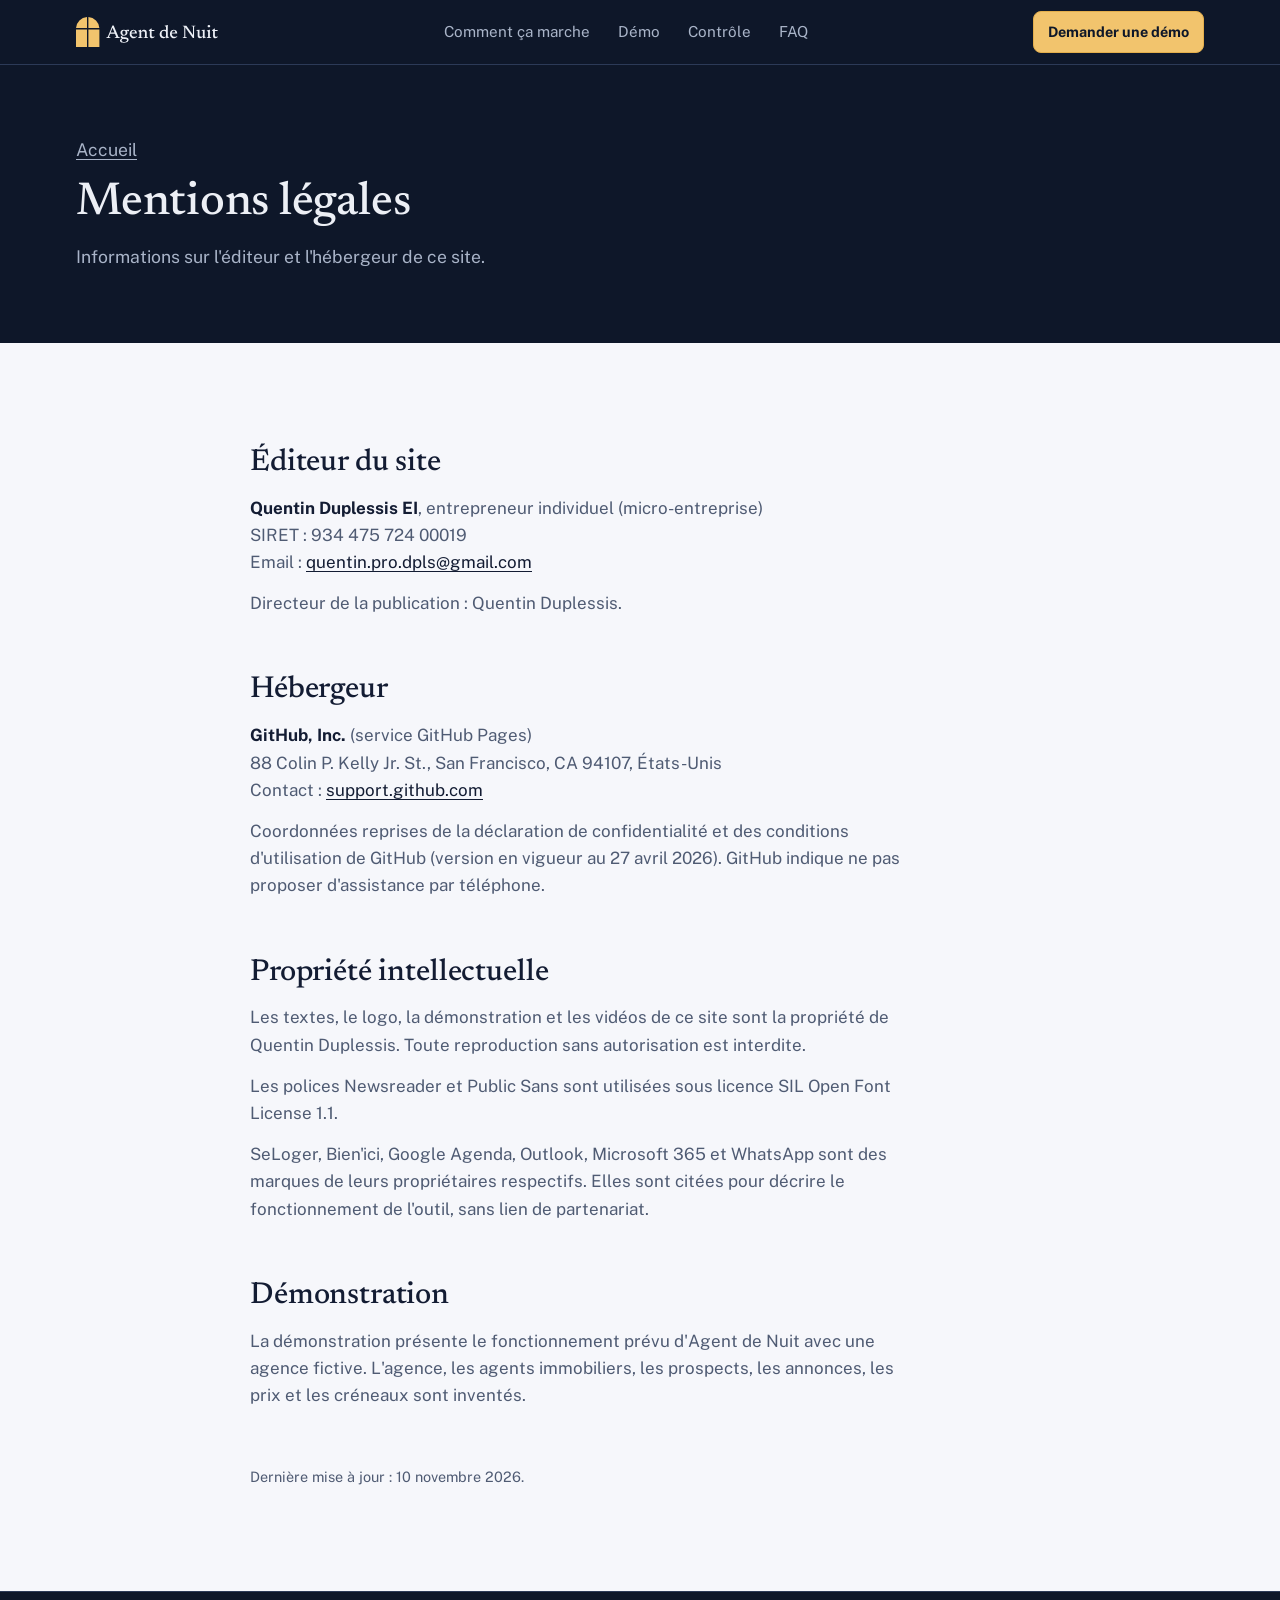
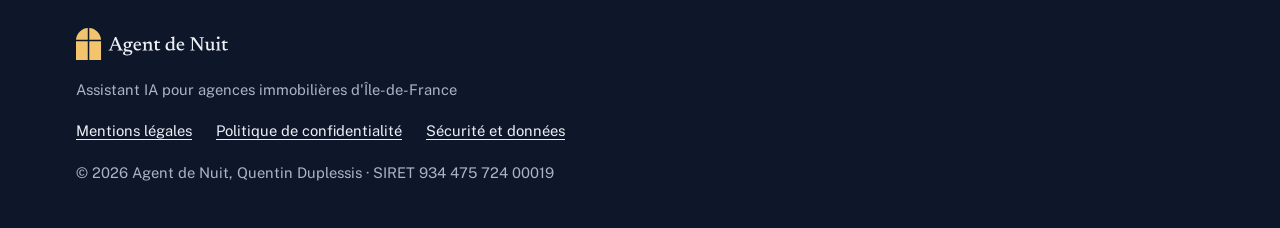
<file: mentions-legales/index.html>
<!doctype html>
<html lang="fr">
<head>
  <meta charset="utf-8">
  <meta name="viewport" content="width=device-width, initial-scale=1, viewport-fit=cover">
  <title>Mentions légales · Agent de Nuit</title>
  <meta name="description" content="Mentions légales du site Agent de Nuit : éditeur, hébergeur, propriété intellectuelle.">
  <link rel="canonical" href="https://agentdenuit.github.io/mentions-legales/">
  <meta property="og:type" content="website">
  <meta property="og:locale" content="fr_FR">
  <meta property="og:site_name" content="Agent de Nuit">
  <meta property="og:url" content="https://agentdenuit.github.io/mentions-legales/">
  <meta property="og:title" content="Mentions légales · Agent de Nuit">
  <meta property="og:description" content="Mentions légales du site Agent de Nuit : éditeur, hébergeur, propriété intellectuelle.">
  <meta property="og:image" content="https://agentdenuit.github.io/assets/og/apercu.jpg">
  <meta property="og:image:width" content="1200">
  <meta property="og:image:height" content="630">
  <meta property="og:image:alt" content="Agent de Nuit, assistant IA pour agences immobilières">
  <meta name="twitter:card" content="summary_large_image">
  <meta name="theme-color" content="#0E1729">
  <link rel="icon" href="../assets/logo/favicon.svg" type="image/svg+xml">
  <link rel="icon" href="../assets/logo/favicon-32.png" type="image/png" sizes="32x32">
  <link rel="apple-touch-icon" href="../assets/logo/apple-touch-icon.png">
  <link rel="manifest" href="../site.webmanifest">
  <link rel="preload" href="../assets/fonts/newsreader-500.woff2" as="font" type="font/woff2" crossorigin>
  <link rel="preload" href="../assets/fonts/public-sans-400.woff2" as="font" type="font/woff2" crossorigin>
  <link rel="stylesheet" href="../assets/css/site.css">
</head>
<body>
  <a class="lien-evitement" href="#contenu">Aller au contenu</a>
  <header class="entete">
    <div class="conteneur">
      <a class="logo" href="../"><img src="../assets/logo/logo-une-ligne-sombre.svg" alt="Agent de Nuit, accueil" width="142" height="30"></a>
      <nav class="navigation" aria-label="Navigation principale">
        <a href="../#comment-ca-marche">Comment ça marche</a>
        <a href="../demo/">Démo</a>
        <a href="../#conformite">Contrôle</a>
        <a href="../#faq">FAQ</a>
      </nav>
      <a class="bouton petit" href="mailto:quentin.pro.dpls@gmail.com?subject=Demande%20de%20d%C3%A9mo%20Agent%20de%20Nuit&amp;body=Bonjour%20Quentin%2C%0A%0AJe%20souhaite%20voir%20une%20d%C3%A9monstration%20d%27Agent%20de%20Nuit.%0A%0AAgence%20%3A%0ANombre%20d%27agences%20%3A%0AT%C3%A9l%C3%A9phone%20%3A%0ACr%C3%A9neaux%20qui%20me%20conviennent%20%3A%0A%0ACordialement%2C%0A">Demander une démo</a>
    </div>
  </header>

  <main id="contenu">
    <section class="page-titre" aria-labelledby="titre-page">
      <div class="conteneur">
        <p class="fil"><a href="../">Accueil</a></p>
        <h1 id="titre-page">Mentions légales</h1>
        <p>Informations sur l'éditeur et l'hébergeur de ce site.</p>
      </div>
    </section>
    <div class="bande">
      <div class="conteneur texte-page">
        <section aria-labelledby="m-editeur">
          <h2 id="m-editeur">Éditeur du site</h2>
          <p><strong>Quentin Duplessis EI</strong>, entrepreneur individuel (micro-entreprise)<br>
          SIRET : 934 475 724 00019<br>
          Email : <a href="mailto:quentin.pro.dpls@gmail.com">quentin.pro.dpls@gmail.com</a></p>
          <p>Directeur de la publication : Quentin Duplessis.</p>
        </section>

        <section aria-labelledby="m-hebergeur">
          <h2 id="m-hebergeur">Hébergeur</h2>
          <p><strong>GitHub, Inc.</strong> (service GitHub Pages)<br>
          88 Colin P. Kelly Jr. St., San Francisco, CA 94107, États-Unis<br>
          Contact : <a href="https://support.github.com/">support.github.com</a></p>
          <p>Coordonnées reprises de la déclaration de confidentialité et des conditions d'utilisation de GitHub (version en vigueur au 27 avril 2026). GitHub indique ne pas proposer d'assistance par téléphone.</p>
        </section>

        <section aria-labelledby="m-pi">
          <h2 id="m-pi">Propriété intellectuelle</h2>
          <p>Les textes, le logo, la démonstration et les vidéos de ce site sont la propriété de Quentin Duplessis. Toute reproduction sans autorisation est interdite.</p>
          <p>Les polices Newsreader et Public Sans sont utilisées sous licence SIL Open Font License 1.1.</p>
          <p>SeLoger, Bien'ici, Google Agenda, Outlook, Microsoft 365 et WhatsApp sont des marques de leurs propriétaires respectifs. Elles sont citées pour décrire le fonctionnement de l'outil, sans lien de partenariat.</p>
        </section>

        <section aria-labelledby="m-demo">
          <h2 id="m-demo">Démonstration</h2>
          <p>La démonstration présente le fonctionnement prévu d'Agent de Nuit avec une agence fictive. L'agence, les agents immobiliers, les prospects, les annonces, les prix et les créneaux sont inventés.</p>
        </section>

        <p class="date-maj">Dernière mise à jour : 10 novembre 2026.</p>
      </div>
    </div>
  </main>

  <footer class="pied">
    <div class="conteneur">
      <img class="logo-pied" src="../assets/logo/logo-une-ligne-sombre.svg" alt="Agent de Nuit" width="152" height="32">
      <p>Assistant IA pour agences immobilières d'<span class="nowrap">Île-de-France</span></p>
      <nav aria-label="Pages légales">
        <a href="../mentions-legales/">Mentions légales</a>
        <a href="../confidentialite/">Politique de confidentialité</a>
        <a href="../securite/">Sécurité et données</a>
      </nav>
      <p>© 2026 Agent de Nuit, Quentin Duplessis · SIRET 934 475 724 00019</p>
    </div>
  </footer>
</body>
</html>
</file>
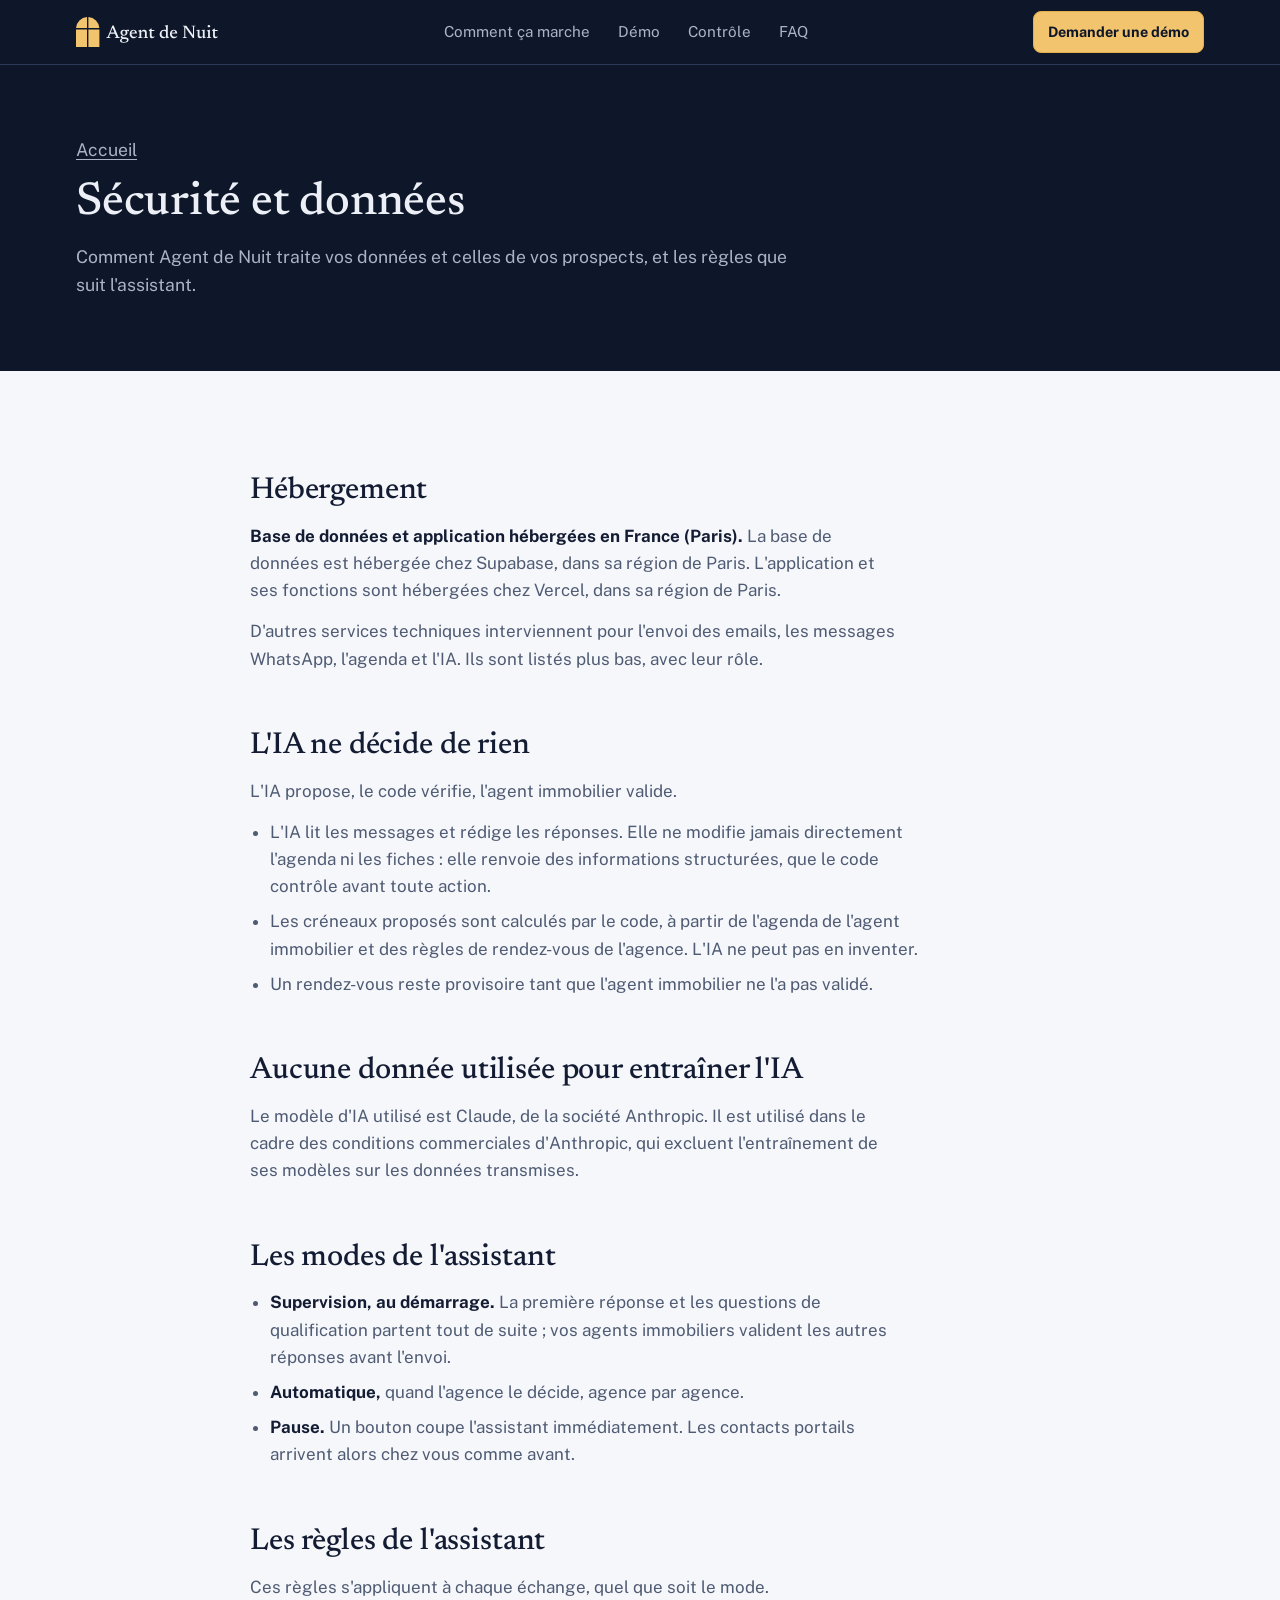
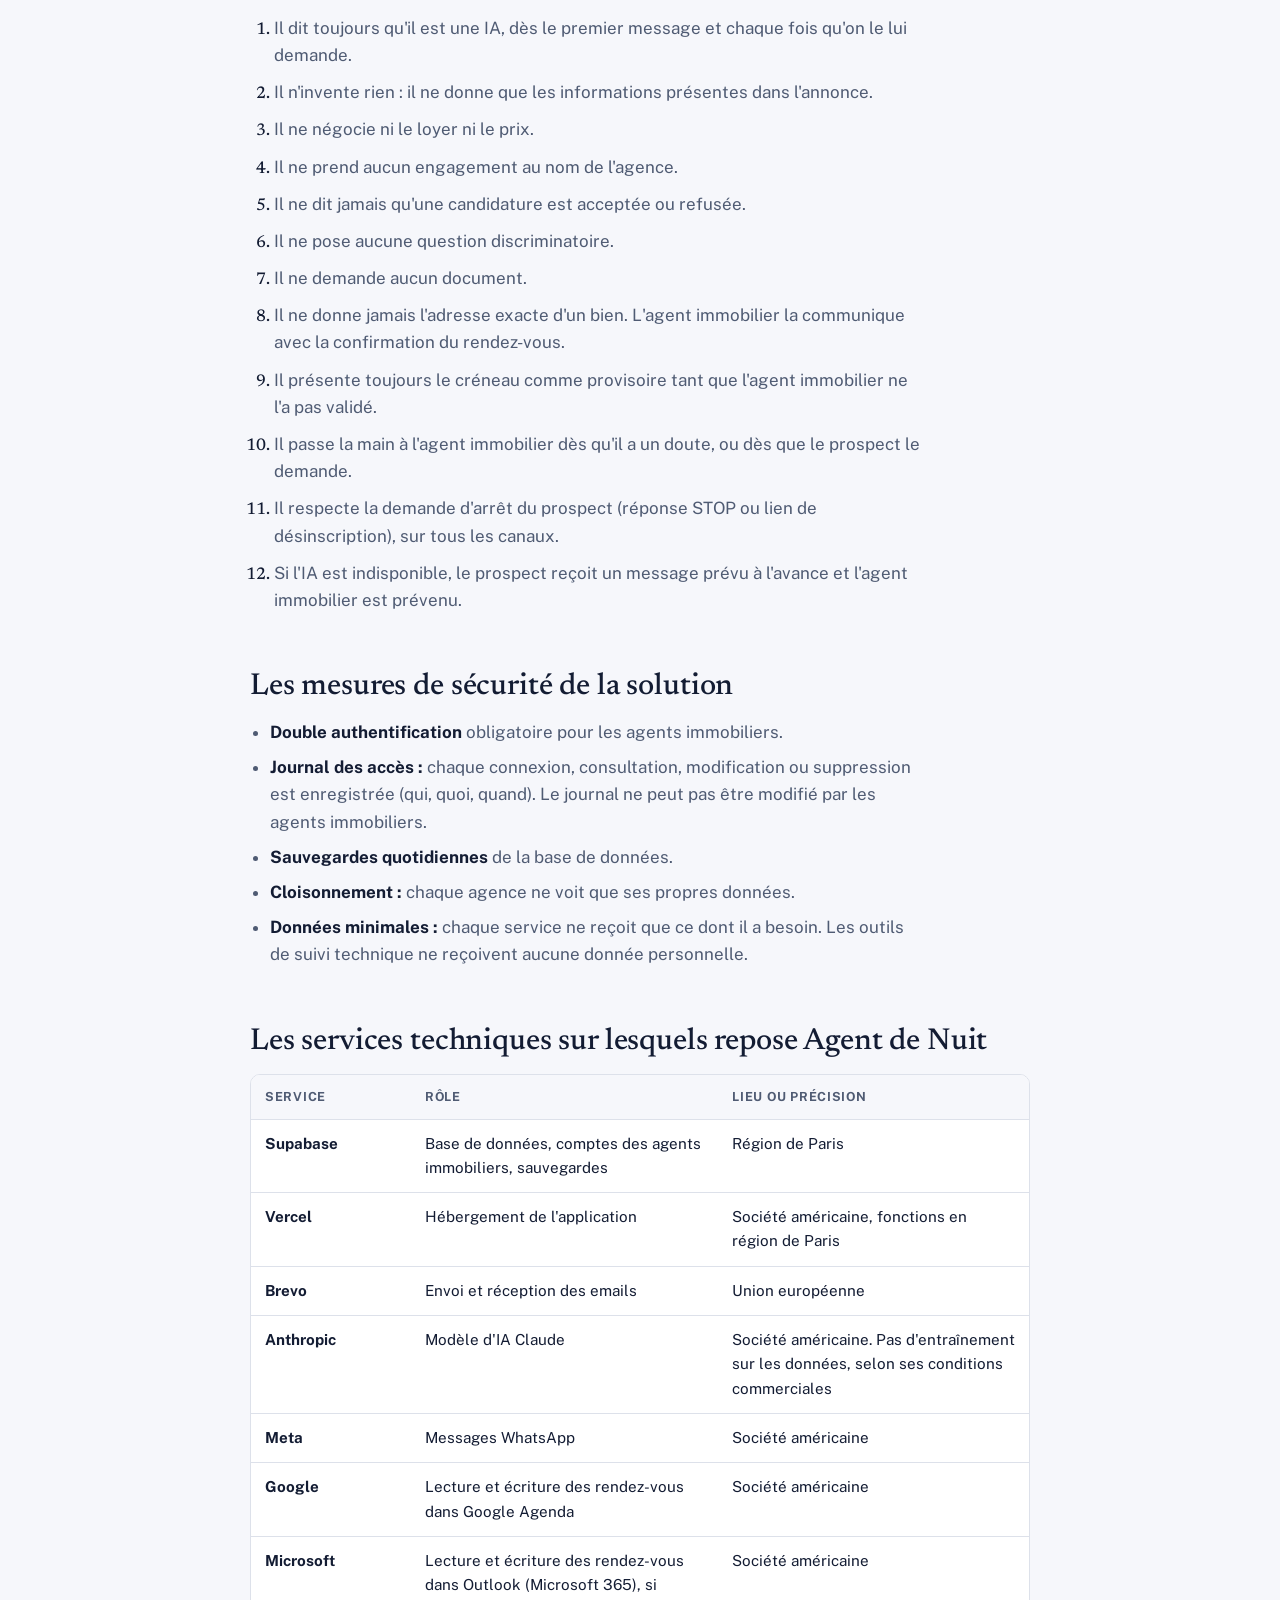
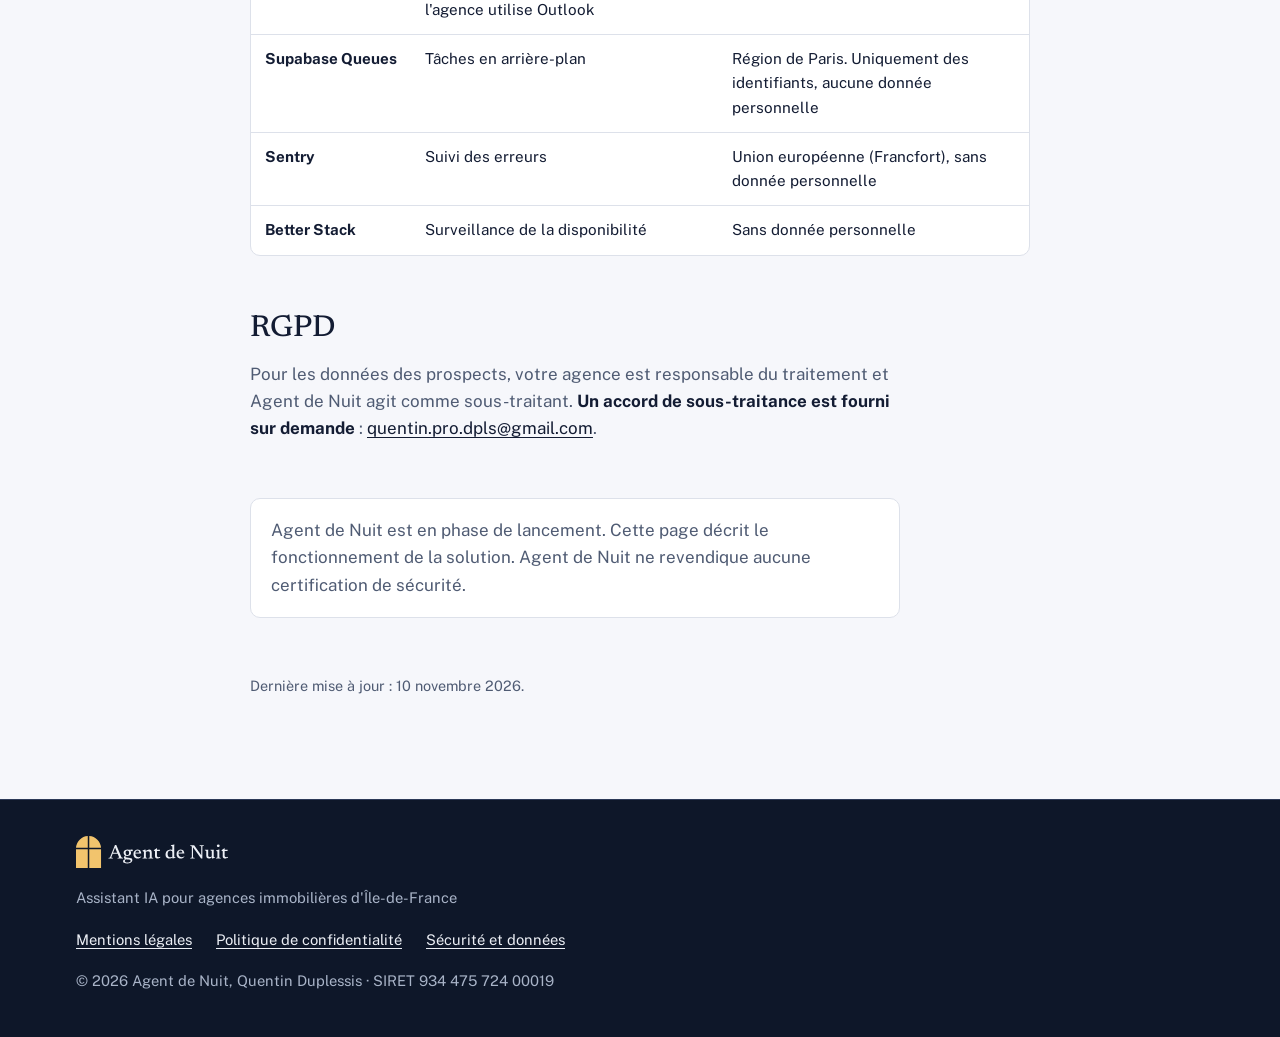
<file: securite/index.html>
<!doctype html>
<html lang="fr">
<head>
  <meta charset="utf-8">
  <meta name="viewport" content="width=device-width, initial-scale=1, viewport-fit=cover">
  <title>Sécurité et données · Agent de Nuit</title>
  <meta name="description" content="Hébergement en France (Paris), règles de l'assistant, modes supervision et automatique, mesures de sécurité et services techniques d'Agent de Nuit.">
  <link rel="canonical" href="https://agentdenuit.github.io/securite/">
  <meta property="og:type" content="website">
  <meta property="og:locale" content="fr_FR">
  <meta property="og:site_name" content="Agent de Nuit">
  <meta property="og:url" content="https://agentdenuit.github.io/securite/">
  <meta property="og:title" content="Sécurité et données · Agent de Nuit">
  <meta property="og:description" content="Hébergement en France (Paris), règles de l'assistant, modes supervision et automatique, mesures de sécurité et services techniques d'Agent de Nuit.">
  <meta property="og:image" content="https://agentdenuit.github.io/assets/og/apercu.jpg">
  <meta property="og:image:width" content="1200">
  <meta property="og:image:height" content="630">
  <meta property="og:image:alt" content="Agent de Nuit, assistant IA pour agences immobilières">
  <meta name="twitter:card" content="summary_large_image">
  <meta name="theme-color" content="#0E1729">
  <link rel="icon" href="../assets/logo/favicon.svg" type="image/svg+xml">
  <link rel="icon" href="../assets/logo/favicon-32.png" type="image/png" sizes="32x32">
  <link rel="apple-touch-icon" href="../assets/logo/apple-touch-icon.png">
  <link rel="manifest" href="../site.webmanifest">
  <link rel="preload" href="../assets/fonts/newsreader-500.woff2" as="font" type="font/woff2" crossorigin>
  <link rel="preload" href="../assets/fonts/public-sans-400.woff2" as="font" type="font/woff2" crossorigin>
  <link rel="stylesheet" href="../assets/css/site.css">
</head>
<body>
  <a class="lien-evitement" href="#contenu">Aller au contenu</a>
  <header class="entete">
    <div class="conteneur">
      <a class="logo" href="../"><img src="../assets/logo/logo-une-ligne-sombre.svg" alt="Agent de Nuit, accueil" width="142" height="30"></a>
      <nav class="navigation" aria-label="Navigation principale">
        <a href="../#comment-ca-marche">Comment ça marche</a>
        <a href="../demo/">Démo</a>
        <a href="../#conformite">Contrôle</a>
        <a href="../#faq">FAQ</a>
      </nav>
      <a class="bouton petit" href="mailto:quentin.pro.dpls@gmail.com?subject=Demande%20de%20d%C3%A9mo%20Agent%20de%20Nuit&amp;body=Bonjour%20Quentin%2C%0A%0AJe%20souhaite%20voir%20une%20d%C3%A9monstration%20d%27Agent%20de%20Nuit.%0A%0AAgence%20%3A%0ANombre%20d%27agences%20%3A%0AT%C3%A9l%C3%A9phone%20%3A%0ACr%C3%A9neaux%20qui%20me%20conviennent%20%3A%0A%0ACordialement%2C%0A">Demander une démo</a>
    </div>
  </header>

  <main id="contenu">
    <section class="page-titre" aria-labelledby="titre-page">
      <div class="conteneur">
        <p class="fil"><a href="../">Accueil</a></p>
        <h1 id="titre-page">Sécurité et données</h1>
        <p>Comment Agent de Nuit traite vos données et celles de vos prospects, et les règles que suit l'assistant.</p>
      </div>
    </section>
    <div class="bande">
      <div class="conteneur texte-page">
        <section aria-labelledby="s-heb">
          <h2 id="s-heb">Hébergement</h2>
          <p><strong>Base de données et application hébergées en France (Paris).</strong> La base de données est hébergée chez Supabase, dans sa région de Paris. L'application et ses fonctions sont hébergées chez Vercel, dans sa région de Paris.</p>
          <p>D'autres services techniques interviennent pour l'envoi des emails, les messages WhatsApp, l'agenda et l'IA. Ils sont listés plus bas, avec leur rôle.</p>
        </section>

        <section aria-labelledby="s-ia">
          <h2 id="s-ia">L'IA ne décide de rien</h2>
          <p>L'IA propose, le code vérifie, l'agent immobilier valide.</p>
          <ul class="liste">
            <li>L'IA lit les messages et rédige les réponses. Elle ne modifie jamais directement l'agenda ni les fiches : elle renvoie des informations structurées, que le code contrôle avant toute action.</li>
            <li>Les créneaux proposés sont calculés par le code, à partir de l'agenda de l'agent immobilier et des règles de rendez-vous de l'agence. L'IA ne peut pas en inventer.</li>
            <li>Un rendez-vous reste provisoire tant que l'agent immobilier ne l'a pas validé.</li>
          </ul>
        </section>

        <section aria-labelledby="s-entr">
          <h2 id="s-entr">Aucune donnée utilisée pour entraîner l'IA</h2>
          <p>Le modèle d'IA utilisé est Claude, de la société Anthropic. Il est utilisé dans le cadre des conditions commerciales d'Anthropic, qui excluent l'entraînement de ses modèles sur les données transmises.</p>
        </section>

        <section aria-labelledby="s-modes">
          <h2 id="s-modes">Les modes de l'assistant</h2>
          <ul class="liste">
            <li><strong>Supervision, au démarrage.</strong> La première réponse et les questions de qualification partent tout de suite ; vos agents immobiliers valident les autres réponses avant l'envoi.</li>
            <li><strong>Automatique,</strong> quand l'agence le décide, agence par agence.</li>
            <li><strong>Pause.</strong> Un bouton coupe l'assistant immédiatement. Les contacts portails arrivent alors chez vous comme avant.</li>
          </ul>
        </section>

        <section aria-labelledby="s-regles">
          <h2 id="s-regles">Les règles de l'assistant</h2>
          <p>Ces règles s'appliquent à chaque échange, quel que soit le mode.</p>
          <ol class="regles">
            <li>Il dit toujours qu'il est une IA, dès le premier message et chaque fois qu'on le lui demande.</li>
            <li>Il n'invente rien : il ne donne que les informations présentes dans l'annonce.</li>
            <li>Il ne négocie ni le loyer ni le prix.</li>
            <li>Il ne prend aucun engagement au nom de l'agence.</li>
            <li>Il ne dit jamais qu'une candidature est acceptée ou refusée.</li>
            <li>Il ne pose aucune question discriminatoire.</li>
            <li>Il ne demande aucun document.</li>
            <li>Il ne donne jamais l'adresse exacte d'un bien. L'agent immobilier la communique avec la confirmation du rendez-vous.</li>
            <li>Il présente toujours le créneau comme provisoire tant que l'agent immobilier ne l'a pas validé.</li>
            <li>Il passe la main à l'agent immobilier dès qu'il a un doute, ou dès que le prospect le demande.</li>
            <li>Il respecte la demande d'arrêt du prospect (réponse STOP ou lien de désinscription), sur tous les canaux.</li>
            <li>Si l'IA est indisponible, le prospect reçoit un message prévu à l'avance et l'agent immobilier est prévenu.</li>
          </ol>
        </section>

        <section aria-labelledby="s-mesures">
          <h2 id="s-mesures">Les mesures de sécurité de la solution</h2>
          <ul class="liste">
            <li><strong>Double authentification</strong> obligatoire pour les agents immobiliers.</li>
            <li><strong>Journal des accès :</strong> chaque connexion, consultation, modification ou suppression est enregistrée (qui, quoi, quand). Le journal ne peut pas être modifié par les agents immobiliers.</li>
            <li><strong>Sauvegardes quotidiennes</strong> de la base de données.</li>
            <li><strong>Cloisonnement :</strong> chaque agence ne voit que ses propres données.</li>
            <li><strong>Données minimales :</strong> chaque service ne reçoit que ce dont il a besoin. Les outils de suivi technique ne reçoivent aucune donnée personnelle.</li>
          </ul>
        </section>

        <section aria-labelledby="s-st">
          <h2 id="s-st">Les services techniques sur lesquels repose Agent de Nuit</h2>
          <div class="tableau">
            <table>
              <caption class="sr-only">Sous-traitants techniques, rôle et lieu</caption>
              <thead><tr><th scope="col">Service</th><th scope="col">Rôle</th><th scope="col">Lieu ou précision</th></tr></thead>
              <tbody>
                <tr><td>Supabase</td><td>Base de données, comptes des agents immobiliers, sauvegardes</td><td>Région de Paris</td></tr>
                <tr><td>Vercel</td><td>Hébergement de l'application</td><td>Société américaine, fonctions en région de Paris</td></tr>
                <tr><td>Brevo</td><td>Envoi et réception des emails</td><td>Union européenne</td></tr>
                <tr><td>Anthropic</td><td>Modèle d'IA Claude</td><td>Société américaine. Pas d'entraînement sur les données, selon ses conditions commerciales</td></tr>
                <tr><td>Meta</td><td>Messages WhatsApp</td><td>Société américaine</td></tr>
                <tr><td>Google</td><td>Lecture et écriture des rendez-vous dans Google Agenda</td><td>Société américaine</td></tr>
                <tr><td>Microsoft</td><td>Lecture et écriture des rendez-vous dans Outlook (Microsoft 365), si l'agence utilise Outlook</td><td>Société américaine</td></tr>
                <tr><td>Supabase Queues</td><td>Tâches en arrière-plan</td><td>Région de Paris. Uniquement des identifiants, aucune donnée personnelle</td></tr>
                <tr><td>Sentry</td><td>Suivi des erreurs</td><td>Union européenne (Francfort), sans donnée personnelle</td></tr>
                <tr><td>Better Stack</td><td>Surveillance de la disponibilité</td><td>Sans donnée personnelle</td></tr>
              </tbody>
            </table>
          </div>
        </section>

        <section aria-labelledby="s-rgpd">
          <h2 id="s-rgpd">RGPD</h2>
          <p>Pour les données des prospects, votre agence est responsable du traitement et Agent de Nuit agit comme sous-traitant. <strong>Un accord de sous-traitance est fourni sur demande</strong> : <a href="mailto:quentin.pro.dpls@gmail.com">quentin.pro.dpls@gmail.com</a>.</p>
        </section>

        <p class="encadre">Agent de Nuit est en phase de lancement. Cette page décrit le fonctionnement de la solution. Agent de Nuit ne revendique aucune certification de sécurité.</p>

        <p class="date-maj">Dernière mise à jour : 10 novembre 2026.</p>
      </div>
    </div>
  </main>

  <footer class="pied">
    <div class="conteneur">
      <img class="logo-pied" src="../assets/logo/logo-une-ligne-sombre.svg" alt="Agent de Nuit" width="152" height="32">
      <p>Assistant IA pour agences immobilières d'<span class="nowrap">Île-de-France</span></p>
      <nav aria-label="Pages légales">
        <a href="../mentions-legales/">Mentions légales</a>
        <a href="../confidentialite/">Politique de confidentialité</a>
        <a href="../securite/">Sécurité et données</a>
      </nav>
      <p>© 2026 Agent de Nuit, Quentin Duplessis · SIRET 934 475 724 00019</p>
    </div>
  </footer>
</body>
</html>
</file>
<file: assets/css/site.css>
/* Agent de Nuit : feuille de style du site.
   Identité « La fenêtre allumée » : nuit pour l'en-tête et les bandeaux forts, jour pour la lecture.
   Règle : le jaune Lampe sert uniquement aux boutons d'action (et à la vitre du logo). */

@font-face { font-family: "Newsreader"; src: url("../fonts/newsreader-500.woff2") format("woff2"); font-weight: 500; font-display: swap; }
@font-face { font-family: "Public Sans"; src: url("../fonts/public-sans-400.woff2") format("woff2"); font-weight: 400; font-display: swap; }
@font-face { font-family: "Public Sans"; src: url("../fonts/public-sans-600.woff2") format("woff2"); font-weight: 600; font-display: swap; }
@font-face { font-family: "Public Sans"; src: url("../fonts/public-sans-700.woff2") format("woff2"); font-weight: 700; font-display: swap; }

:root {
  --nuit: #0E1729;
  --nuit-2: #17233B;
  --nuit-ligne: #2C3A57;
  --lune: #ECEFF5;
  --brume: #A9B4C8;
  --lampe: #F2C46D;
  --lampe-fonce: #E3AE4C;
  --jour: #F6F7FB;
  --blanc: #FFFFFF;
  --encre: #131C33;
  --ardoise: #4F5B73;
  --ligne: #DDE1EA;
  --a-fournir: #B42318;

  --serif: "Newsreader", Georgia, "Times New Roman", serif;
  --sans: "Public Sans", system-ui, -apple-system, "Segoe UI", Roboto, sans-serif;

  --largeur: 1120px;
  --texte: 65ch;
  --rayon: 10px;
}

*, *::before, *::after { box-sizing: border-box; }
html { -webkit-text-size-adjust: 100%; scroll-behavior: smooth; scroll-padding-top: 72px; }
@media (prefers-reduced-motion: reduce) { html { scroll-behavior: auto; } }
body { margin: 0; background: var(--jour); color: var(--encre); font: 400 1.0625rem/1.6 var(--sans); }
img, video, svg { max-width: 100%; height: auto; display: block; }
h1, h2, h3 { margin: 0; text-wrap: balance; }
h1, h2 { font-family: var(--serif); font-weight: 500; letter-spacing: -0.005em; }
h2 { font-size: clamp(1.75rem, 1.3rem + 2vw, 2.5rem); line-height: 1.15; }
h3 { font-size: 1.1rem; line-height: 1.35; font-weight: 700; }
p { margin: 0; }
a { color: inherit; }
:focus-visible { outline: 3px solid var(--lampe); outline-offset: 3px; border-radius: 4px; }
.clair :focus-visible { outline-color: var(--encre); }

.nowrap { white-space: nowrap; }
.sr-only { position: absolute; width: 1px; height: 1px; overflow: hidden; clip: rect(0 0 0 0); white-space: nowrap; }
.lien-evitement { position: absolute; left: 12px; top: -60px; z-index: 50; background: var(--lampe); color: var(--nuit); padding: 10px 14px; border-radius: 8px; font-weight: 700; }
.lien-evitement:focus { top: 12px; }

/* Bandes et conteneur : la gouttière latérale est portée par .conteneur */
.bande { padding-block: clamp(64px, 8vw, 104px); }
.bande.blanche { background: var(--blanc); }
.bande.lune { background: var(--lune); }
.bande.nuit { background: var(--nuit); color: var(--lune); }
.conteneur {
  max-width: calc(var(--largeur) + 2 * 24px); margin: 0 auto;
  padding-left: max(20px, env(safe-area-inset-left, 0px));
  padding-right: max(20px, env(safe-area-inset-right, 0px));
}
.entete-section { display: grid; gap: 14px; max-width: 760px; margin-bottom: clamp(28px, 4vw, 44px); }
.entete-section p { color: var(--ardoise); max-width: var(--texte); }
.entete-section.sans-marge { margin-bottom: 0; }
.nuit .entete-section p { color: var(--brume); }
.surtitre { font-size: .8rem; font-weight: 700; letter-spacing: .1em; text-transform: uppercase; color: var(--ardoise); }
.nuit .surtitre { color: var(--brume); }

/* Boutons : seuls éléments en jaune Lampe */
.bouton {
  display: inline-flex; align-items: center; justify-content: center; gap: 8px;
  min-height: 48px; padding: 12px 22px; border-radius: 8px;
  font: 700 1rem/1.2 var(--sans); text-decoration: none; text-align: center; cursor: pointer;
  background: var(--lampe); color: var(--nuit); border: 1px solid var(--lampe-fonce);
  transition: background-color .15s ease, transform .15s ease;
}
.bouton:hover { background: #F6D188; }
.bouton:active { transform: translateY(1px); }
.bouton.secondaire { background: transparent; color: var(--lune); border-color: var(--brume); }
.bouton.secondaire:hover { background: var(--nuit-2); }
.bouton.contour { background: transparent; color: var(--encre); border-color: var(--encre); }
.bouton.contour:hover { background: var(--jour); }
.bouton.petit { min-height: 42px; padding: 9px 14px; font-size: .9rem; white-space: nowrap; }
@media (max-width: 480px) {
  .logo img { height: 25px; }
  .promesse .boutons .bouton { flex: 1 1 100%; }
}
.boutons { display: flex; flex-wrap: wrap; gap: 12px; }
.lien-fleche { font-weight: 700; text-underline-offset: 4px; text-decoration-thickness: 2px; }

/* Repères visibles pour les informations manquantes */
.a-fournir { color: var(--a-fournir); font-weight: 700; }
.nuit .a-fournir, .nuit .entete-section p.a-fournir { color: #FF9B8F; }
.cadre-a-fournir {
  display: grid; place-items: center; align-content: center; text-align: center; gap: 6px; padding: 24px;
  border: 2px dashed var(--ligne); border-radius: var(--rayon); color: var(--ardoise);
  font-size: .95rem; background: var(--jour);
}
.nuit .cadre-a-fournir, .promesse .cadre-a-fournir { border-color: var(--nuit-ligne); color: var(--brume); background: var(--nuit-2); }
.cadre-a-fournir strong { color: var(--a-fournir); }
.nuit .cadre-a-fournir strong, .promesse .cadre-a-fournir strong { color: #FF9B8F; }

/* ---------- En-tête ---------- */
body::before { content: ""; position: fixed; inset: 0 0 auto; height: env(safe-area-inset-top, 0px); background: var(--nuit); z-index: 30; }
.entete + main, .entete ~ main { padding-top: calc(64px + env(safe-area-inset-top, 0px)); }
.entete { position: fixed; left: 0; right: 0; top: env(safe-area-inset-top, 0px); z-index: 20; background: var(--nuit); color: var(--lune); border-bottom: 1px solid var(--nuit-ligne); transition: box-shadow .25s ease; }
.entete .conteneur { display: flex; align-items: center; justify-content: space-between; gap: 16px; height: 64px; transition: height .25s ease; }
.entete.reduit { box-shadow: 0 6px 20px rgba(14, 23, 41, .28); }
.entete.reduit .conteneur { height: 52px; }
.entete .logo img { transition: height .25s ease; }
.entete.reduit .logo img { height: 25px; }
@media (prefers-reduced-motion: reduce) { .entete, .entete .conteneur, .entete .logo img { transition: none; } }
.logo { display: inline-flex; align-items: center; text-decoration: none; flex: none; }
.logo img { display: block; height: 30px; width: auto; }
.navigation { display: none; gap: 28px; font-size: .95rem; }
.navigation a { text-decoration: none; color: var(--brume); }
.navigation a:hover { color: var(--lune); }
@media (min-width: 900px) { .navigation { display: flex; } }

/* ---------- Promesse ---------- */
.promesse { background: var(--nuit); color: var(--lune); padding-block: clamp(40px, 6vw, 88px) clamp(56px, 7vw, 96px); }
.promesse .conteneur { display: grid; gap: clamp(32px, 5vw, 56px); align-items: center; }
@media (min-width: 960px) { .promesse .conteneur { grid-template-columns: 1.25fr 1fr; } }
.badge {
  justify-self: start; display: inline-flex; align-items: center; gap: 8px;
  padding: 6px 14px; border-radius: 999px; border: 1px solid var(--nuit-ligne); background: var(--nuit-2);
  font-size: .85rem; font-weight: 600;
}
.badge::before { content: ""; width: 7px; height: 7px; border-radius: 50%; background: var(--lune); }
.promesse-texte { display: grid; gap: 22px; min-width: 0; }
.promesse h1 { font-size: clamp(2.05rem, 1.5rem + 2.2vw, 2.9rem); line-height: 1.1; }
.promesse .sous-titre { color: var(--brume); font-size: 1.125rem; max-width: 54ch; }
.reperes { list-style: none; margin: 4px 0 0; padding: 0; display: flex; flex-wrap: wrap; gap: 10px 22px; color: var(--brume); font-size: .92rem; }
.reperes li { display: inline-flex; align-items: center; gap: 8px; }
.reperes .ico { width: 18px; height: 18px; color: var(--lune); }
/* ---------- Simulation du haut de page ---------- */
.sim-cadre { margin: 0; display: grid; gap: 10px; min-width: 0; container-type: inline-size; }
.sim { position: relative; display: grid; grid-template-columns: minmax(0, .84fr) minmax(0, 1.16fr); gap: 12px; align-items: stretch;
  padding: 44px 14px 14px; background: var(--nuit-2); border: 1px solid var(--nuit-ligne); border-radius: 14px;
  color: var(--encre); font-size: .74rem; line-height: 1.38; user-select: none; }
.sim-badge { position: absolute; top: 13px; left: 14px; font-size: .68rem; font-weight: 700; letter-spacing: .08em; text-transform: uppercase;
  color: var(--lune); border: 1px solid var(--nuit-ligne); background: var(--nuit); border-radius: 999px; padding: 2px 10px; }
.sim-tel { background: var(--jour); border: 5px solid #05080F; border-radius: 22px; overflow: hidden; display: flex; flex-direction: column; min-width: 0; }
.sim-tel-tete { display: flex; gap: 8px; align-items: center; padding: 9px 10px; background: var(--blanc); border-bottom: 1px solid var(--ligne); }
.sim-tel-tete b, .sim-fiche-tete b { display: block; font-size: .76rem; }
.sim small { color: var(--ardoise); font-size: .66rem; }
.sim-av { width: 26px; height: 26px; border-radius: 50%; display: grid; place-items: center; flex: none; background: var(--nuit); color: var(--lune); font-weight: 700; font-size: .68rem; }
.sim-av.clair { background: var(--lune); color: var(--nuit); width: 32px; height: 32px; }
.sim-fil { padding: 10px 9px 12px; display: flex; flex-direction: column; gap: 8px; }
.sim-m { position: relative; max-width: 90%; padding: 7px 9px; border-radius: 12px; opacity: 0; transform: translateY(6px); transition: opacity .35s ease, transform .35s ease; }
.sim-m.on { opacity: 1; transform: none; }
.sim-m p { margin: 0; }
.sim-m time { display: block; text-align: right; font-size: .6rem; opacity: .7; margin-top: 2px; }
.sim-m.pros { align-self: flex-end; background: var(--ligne); border-bottom-right-radius: 4px; }
.sim-m.ia { align-self: flex-start; background: var(--nuit); color: var(--lune); border-bottom-left-radius: 4px; }
.sim-ecrit { display: none; position: absolute; top: 0; left: 0; padding: 6px 12px; border-radius: 12px; border-bottom-left-radius: 4px; background: var(--nuit); color: var(--brume); font-style: italic; }
.sim-ecrit i { font-style: normal; animation: sim-point 1s infinite; }
.sim-ecrit i:nth-child(2) { animation-delay: .2s; } .sim-ecrit i:nth-child(3) { animation-delay: .4s; }
@keyframes sim-point { 0%, 60%, 100% { opacity: .25; } 30% { opacity: 1; } }
.sim-m.ia.ecrit { background: transparent; }
.sim-m.ia.ecrit p, .sim-m.ia.ecrit time { visibility: hidden; }
.sim-m.ia.ecrit .sim-ecrit { display: block; }
.sim-fiche { background: var(--blanc); border-radius: 12px; padding: 12px; display: grid; grid-template-columns: minmax(0, 1fr); grid-template-rows: auto auto 1fr; gap: 10px; min-width: 0; }
.sim-fiche-tete { display: flex; align-items: center; gap: 8px; }
.sim-fiche-tete > div { flex: 1; min-width: 0; }
.sim-jauge { width: 42px; height: 42px; flex: none; }
.sim-jauge circle { fill: none; stroke: var(--ligne); stroke-width: 4; }
.sim-jauge .arc { stroke: var(--nuit); stroke-dasharray: 100; stroke-linecap: butt; transform: rotate(-90deg); transform-origin: 20px 20px; transition: stroke-dashoffset .5s ease; }
.sim-jauge text { font: 700 10.5px var(--sans); fill: var(--encre); font-variant-numeric: tabular-nums; }
.sim-crit { list-style: none; margin: 0; padding: 0; }
.sim-crit li { display: grid; grid-template-columns: 13px 1fr auto; gap: 7px; align-items: center; padding: 5px 0; border-bottom: 1px solid var(--ligne); }
.sim-crit span { color: var(--ardoise); min-width: 0; overflow: hidden; text-overflow: ellipsis; white-space: nowrap; }
.sim-crit b { opacity: 0; transition: opacity .3s ease; white-space: nowrap; }
.sim-crit li.on b { opacity: 1; }
.coche { position: relative; width: 13px; height: 13px; border-radius: 50%; border: 1.5px dashed var(--brume); transition: background-color .3s ease, border-color .3s ease; }
.sim-crit li.on .coche { background: var(--nuit); border: 1.5px solid var(--nuit); }
.sim-crit li.on .coche::after { content: ""; position: absolute; left: 3.5px; top: 1.5px; width: 3px; height: 6px; border: solid var(--blanc); border-width: 0 1.6px 1.6px 0; transform: rotate(45deg); }
.sim-rdv { align-self: end; display: grid; grid-template-columns: minmax(0, 1fr) auto; align-items: center; column-gap: 8px; row-gap: 3px; padding: 9px 10px; border-radius: 10px;
  border: 1.5px dashed #E39A6B; background: #FDF1E8; opacity: 0; transform: translateY(6px);
  transition: opacity .4s ease, transform .4s ease, background-color .3s ease, border-color .3s ease; }
.sim-rdv.on { opacity: 1; transform: none; }
.sim-rdv > div { display: contents; }
.sim-rdv small { grid-column: 1 / -1; display: block; font-weight: 700; color: #9A3D12; white-space: nowrap; overflow: hidden; text-overflow: ellipsis; }
.sim-rdv b { font-size: .82rem; }
.sim-rdv .c { display: none; }
.sim-rdv.confirme { border-style: solid; border-color: #9BD3AE; background: #E8F5EC; }
.sim-rdv.confirme small { color: #1E6B3F; }
.sim-rdv.confirme .p { display: none; }
.sim-rdv.confirme .c { display: inline; }
.sim-valider { flex: none; min-width: 84px; text-align: center; padding: 6px 10px; border-radius: 8px; background: var(--nuit); color: var(--blanc); font-weight: 700; transition: transform .15s ease, background-color .3s ease; }
.sim-rdv.appui .sim-valider { transform: scale(.93); }
.sim-rdv.confirme .sim-valider { background: #1E7A47; }
.sim .sim-tel, .sim .sim-fiche { transition: opacity .5s ease; }
.sim.fondu .sim-tel, .sim.fondu .sim-fiche { opacity: 0; }
.sim.sans-transition, .sim.sans-transition * { transition: none !important; }
.sim.pause * { animation-play-state: paused !important; }
.sim-pied { display: flex; justify-content: space-between; align-items: flex-start; gap: 14px; }
.sim-pied .legende { font-size: .85rem; color: var(--brume); }
.sim-pause { flex: none; min-height: 36px; padding: 6px 12px; border-radius: 8px; border: 1px solid var(--nuit-ligne); background: var(--nuit-2); color: var(--lune); font: 600 .8rem/1 var(--sans); cursor: pointer; }
.sim-pause:hover { background: var(--nuit); }
@container (max-width: 460px) {
  .sim { grid-template-columns: minmax(0, 1fr); padding-top: 42px; }
}
.sim-heure { position: absolute; top: 13px; right: 14px; width: 9.6rem; text-align: center; white-space: nowrap; font-size: .72rem; font-weight: 700; font-variant-numeric: tabular-nums;
  color: var(--lune); border: 1px solid var(--nuit-ligne); background: var(--nuit); border-radius: 999px; padding: 2px 10px; transition: background-color .4s ease, color .4s ease; }
.sim.matin .sim-heure { background: var(--lune); color: var(--nuit); }
@media (max-width: 520px) {
  .sim-pied { flex-direction: column; align-items: flex-start; gap: 10px; }
}

/* ---------- Le problème : frise ---------- */
.frises { display: grid; gap: 20px; }
.frise { border: 1px solid var(--ligne); border-radius: 14px; padding: 22px 22px 26px; background: var(--jour); min-width: 0; }
.frise.avec { background: var(--nuit); border-color: var(--nuit); color: var(--lune); }
.frise-titre { font-size: .8rem; letter-spacing: .1em; text-transform: uppercase; color: var(--ardoise); margin-bottom: 18px; }
.frise.avec .frise-titre { color: var(--brume); }
.frise ol { list-style: none; margin: 0; padding: 0; display: grid; gap: 18px; position: relative; }
.frise li { position: relative; display: grid; gap: 2px; padding-left: 28px; }
.frise li::before { content: ""; position: absolute; left: 0; top: 5px; width: 14px; height: 14px; border-radius: 50%; background: var(--encre); }
.frise.avec li::before { background: var(--lune); }
.frise li:not(:last-child)::after { content: ""; position: absolute; left: 6px; top: 12px; bottom: -24px; width: 2px; background: var(--brume); }
.frise.sans li:not(:last-child)::after { background: repeating-linear-gradient(var(--ardoise) 0 6px, transparent 6px 12px); }
.frise time, .frise .sans-heure { font: 700 1.05rem/1.3 var(--sans); font-variant-numeric: tabular-nums; }
.frise .sans-heure { color: var(--brume); font-weight: 600; }
.frise li span { color: var(--ardoise); }
.frise.avec li span { color: var(--brume); }
.frise.avec li time + span, .frise.avec li .sans-heure + span { color: var(--lune); }
.frise li.attente::before { display: none; }
.frise li.attente span { font-style: italic; }
@media (min-width: 820px) {
  .frise { padding: 22px 28px 28px; }
  .frise ol { display: block; height: 92px; margin-right: 0; }
  .frise li:not(:last-child)::after { display: none; }
  .frise ol::before { content: ""; position: absolute; left: 0; right: 0; top: 7px; height: 2px; background: var(--brume); }
  .frise.sans ol::before { background: repeating-linear-gradient(90deg, var(--ardoise) 0 8px, transparent 8px 16px); }
  .frise li { position: absolute; left: var(--x); top: 0; padding: 26px 0 0; width: 190px; }
  .frise li::before { top: 0; left: 0; }
  .frise li.fin { left: auto; right: calc(100% - var(--x)); text-align: right; }
  .frise li.fin::before { left: auto; right: 0; }
  .frise li.attente { transform: translateX(-50%); text-align: center; width: 260px; padding-top: 22px; }
  .frise li.attente span { background: var(--jour); padding: 0 8px; }
}

/* ---------- Comment ça marche ---------- */
.etapes { list-style: none; margin: 0; padding: 0; display: grid; gap: 20px; counter-reset: etape; }
@media (min-width: 900px) { .etapes { grid-template-columns: repeat(3, 1fr); gap: 28px; } }
.etape { display: grid; gap: 14px; align-content: start; min-width: 0; }
.etape .numero { font: 500 2.4rem/1 var(--serif); color: var(--ardoise); font-variant-numeric: tabular-nums; }
.etape p { color: var(--ardoise); }
.etape .capture { aspect-ratio: 4 / 3; }

/* Captures de la démonstration */
.capture-img { margin: 0; background: var(--blanc); border: 1px solid var(--ligne); border-radius: var(--rayon); padding: 18px; display: grid; place-items: center; min-width: 0; }
.capture-img img { max-height: 340px; width: auto; height: auto; }
.capture-img.large { padding: 0; overflow: hidden; }
.capture-img.large img { max-height: none; width: 100%; }

/* ---------- Démonstration ---------- */
.demo-bloc { display: grid; gap: 28px; align-items: center; }
@media (min-width: 900px) { .demo-bloc { grid-template-columns: 1fr 1.2fr; } }
.demo-bloc .capture { aspect-ratio: 16 / 10; }

/* ---------- Cas difficiles ---------- */
.cas { display: grid; gap: 20px; }
@media (min-width: 820px) { .cas { grid-template-columns: repeat(2, 1fr); gap: 24px; } }
.cas article { background: var(--blanc); border: 1px solid var(--ligne); border-radius: 14px; padding: 22px; display: grid; gap: 14px; align-content: start; min-width: 0; }
.bande.blanche .cas article { background: var(--jour); }
.etiquette { justify-self: start; font-size: .75rem; font-weight: 700; letter-spacing: .08em; text-transform: uppercase; color: var(--ardoise); border: 1px solid var(--ligne); border-radius: 999px; padding: 3px 10px; }
.bulle { max-width: 88%; padding: 12px 14px; border-radius: 14px; font-size: .98rem; line-height: 1.5; }
.bulle .qui { display: block; font-size: .75rem; font-weight: 700; letter-spacing: .04em; margin-bottom: 2px; }
.bulle.prospect { justify-self: end; background: var(--ligne); color: var(--encre); border-bottom-right-radius: 4px; }
.bulle.assistant { justify-self: start; background: var(--nuit); color: var(--lune); border-bottom-left-radius: 4px; }
.bulle.assistant .qui { color: var(--brume); }
.regle { font-size: .92rem; color: var(--ardoise); border-top: 1px solid var(--ligne); padding-top: 12px; }
.regle strong { color: var(--encre); }
.juriste { display: none; }

/* ---------- Cartes avec icône (contrôle, pour qui, sécurité) ---------- */
.sous-titre-section { font-size: .8rem; letter-spacing: .1em; text-transform: uppercase; color: var(--ardoise); margin: 0 0 16px; }
.nuit .sous-titre-section { color: var(--brume); }
.cartes + .sous-titre-section { margin-top: 40px; }
.cartes { list-style: none; margin: 0; padding: 0; display: grid; gap: 16px; }
@media (min-width: 600px) { .cartes { grid-template-columns: repeat(2, 1fr); } }
@media (min-width: 1000px) { .cartes.quatre { grid-template-columns: repeat(4, 1fr); } }
.carte { background: var(--blanc); border: 1px solid var(--ligne); border-radius: 14px; padding: 22px; display: grid; gap: 10px; align-content: start; min-width: 0; }
.bande.blanche .carte { background: var(--jour); }
.nuit .carte { background: var(--nuit-2); border-color: var(--nuit-ligne); }
.carte .ico { width: 44px; height: 44px; padding: 10px; border-radius: 10px; background: var(--lune); color: var(--nuit); }
.bande.lune .carte .ico { background: var(--jour); }
.nuit .carte .ico { background: var(--nuit); color: var(--lune); border: 1px solid var(--nuit-ligne); }
.carte h3, .carte h4 { font-size: 1.02rem; line-height: 1.35; font-weight: 700; margin: 4px 0 0; }
.carte p { color: var(--ardoise); font-size: .97rem; }
.nuit .carte p { color: var(--brume); }
@media (max-width: 599px) {
  .carte { grid-template-columns: 44px 1fr; column-gap: 14px; row-gap: 4px; padding: 18px; }
  .carte .ico { grid-row: span 2; }
  .carte h3, .carte h4 { margin: 0; align-self: end; }
  .fondateur { grid-template-columns: 1fr; }
}
.ico { display: block; fill: none; stroke: currentColor; stroke-width: 1.8; stroke-linecap: round; stroke-linejoin: round; flex: none; }

/* ---------- Listes de faits (conformité, sécurité, application, outils) ---------- */
.faits { list-style: none; margin: 0; padding: 0; display: grid; gap: 14px; }
@media (min-width: 760px) { .faits.deux { grid-template-columns: repeat(2, 1fr); gap: 16px 32px; } }
.faits li { display: grid; grid-template-columns: 22px 1fr; gap: 12px; align-items: start; min-width: 0; }
.faits li::before { content: ""; width: 9px; height: 9px; margin-top: .6em; margin-left: 2px; border-radius: 50%; background: var(--nuit); }
.nuit .faits li::before { background: var(--lune); }
.faits li span { color: var(--ardoise); }
.nuit .faits li span { color: var(--brume); }
.note { margin-top: 22px; color: var(--ardoise); max-width: var(--texte); }
.nuit .note { color: var(--brume); }

/* Blocs à déplier */
details.depliable { margin-top: 24px; border: 1px solid var(--ligne); border-radius: var(--rayon); background: var(--blanc); }
.bande.blanche details.depliable { background: var(--jour); }
.nuit details.depliable { background: var(--nuit-2); border-color: var(--nuit-ligne); color: var(--lune); }
.nuit details.depliable .contenu p { color: var(--brume); }
.nuit details.depliable .contenu strong { color: var(--lune); }
details.depliable summary { cursor: pointer; list-style: none; padding: 16px 20px; font-weight: 700; display: flex; justify-content: space-between; align-items: center; gap: 12px; min-height: 48px; }
details.depliable summary::-webkit-details-marker { display: none; }
details.depliable summary::after { content: "+"; font: 400 1.5rem/1 var(--sans); }
details.depliable[open] summary::after { content: "−"; }
details.depliable .contenu { padding: 0 20px 20px; display: grid; gap: 12px; }
details.depliable .contenu p, details.depliable .contenu li { color: var(--ardoise); max-width: var(--texte); }
details.depliable ul { margin: 0; padding-left: 1.2em; display: grid; gap: 8px; }

/* ---------- Ce que voit l'agent ---------- */
.appli { display: grid; gap: 32px; align-items: center; }
@media (min-width: 900px) { .appli { grid-template-columns: 1.3fr 1fr; } }
.etape .capture-img img { width: 220px; max-height: none; }
.appli-tel img { width: 260px; max-height: none; }
.appli-ordi { grid-column: 1 / -1; }
@media (max-width: 600px) { .appli-ordi { display: none; } }

/* ---------- Mise en place : 5 étapes ---------- */
.parcours { list-style: none; margin: 0; padding: 0; display: grid; gap: 0; counter-reset: pas; }
.parcours li { counter-increment: pas; display: grid; grid-template-columns: 40px 1fr; column-gap: 12px; padding-block: 14px; border-bottom: 1px solid #C9D0DD; align-content: start; }
.parcours li::before { content: counter(pas); grid-row: span 2; font: 500 1.5rem/1.2 var(--serif); color: var(--ardoise); }
.parcours li span { color: var(--ardoise); }
.parcours a { color: var(--encre); text-underline-offset: 3px; }
@media (min-width: 900px) {
  .parcours { grid-template-columns: repeat(5, 1fr); gap: 16px; }
  .parcours li { grid-template-columns: 1fr; border-bottom: 0; border-top: 2px solid var(--encre); padding: 14px 0 0; row-gap: 4px; }
  .parcours li::before { grid-row: auto; }
}

/* ---------- Partenaires et fondateur ---------- */
.partenaires { display: grid; gap: 32px; }
.partenaires .entete-section { gap: 18px; }
@media (min-width: 900px) { .partenaires { grid-template-columns: 1.2fr 1fr; gap: 56px; align-items: center; } }
.fondateur { display: grid; grid-template-columns: auto 1fr; gap: 18px; align-items: start; background: var(--nuit-2); border: 1px solid var(--nuit-ligne); border-radius: 14px; padding: 26px; }
.fondateur .initiales { width: 56px; height: 56px; border-radius: 50%; display: grid; place-items: center; background: var(--nuit); border: 1px solid var(--nuit-ligne); font: 500 1.3rem/1 var(--serif); color: var(--lune); }
.fondateur h3 { font-size: 1.05rem; margin-bottom: 8px; }
.fondateur p { color: var(--brume); font-family: var(--serif); font-size: 1.15rem; line-height: 1.5; }

/* ---------- FAQ ---------- */
.faq { display: grid; gap: 0; max-width: 820px; border-top: 1px solid var(--ligne); }
.faq details { border-bottom: 1px solid var(--ligne); }
.faq summary { cursor: pointer; list-style: none; padding: 18px 0; font-weight: 700; font-size: 1.05rem; display: flex; justify-content: space-between; gap: 16px; align-items: center; min-height: 56px; }
.faq summary::-webkit-details-marker { display: none; }
.faq summary::after { content: "+"; font: 400 1.5rem/1 var(--sans); flex: none; }
.faq details[open] summary::after { content: "−"; }
.faq details p { padding: 0 0 20px; color: var(--ardoise); max-width: var(--texte); }
.faq details ul { margin: 0; padding: 0 0 20px 1.2em; display: grid; gap: 8px; color: var(--ardoise); max-width: var(--texte); }
.faq a { color: var(--encre); text-underline-offset: 3px; }
.faq { border-top-color: #C9D0DD; } .bande.lune .faq details { border-bottom-color: #C9D0DD; }

/* ---------- Contact ---------- */
.contact { display: grid; gap: 32px; }
@media (min-width: 900px) { .contact { grid-template-columns: 1.2fr 1fr; align-items: start; } }
.coordonnees { display: grid; gap: 16px; font-size: 1.1rem; }
.coordonnees dt { font-size: .8rem; font-weight: 700; letter-spacing: .08em; text-transform: uppercase; color: var(--brume); }
.coordonnees dd { margin: 4px 0 0; font-weight: 600; word-break: break-word; }
.coordonnees a { text-underline-offset: 4px; }

/* ---------- Pied de page ---------- */
.pied { background: var(--nuit); color: var(--brume); border-top: 1px solid var(--nuit-ligne); padding-block: 36px 44px; font-size: .92rem; }
.pied .conteneur { display: grid; gap: 18px; }
.pied .logo-pied { display: block; height: 32px; width: auto; }
.pied nav { display: flex; flex-wrap: wrap; gap: 10px 24px; }
.pied a { color: var(--lune); text-underline-offset: 3px; }

/* ---------- Pages de contenu (Sécurité, mentions légales, confidentialité) ---------- */
.page-titre { background: var(--nuit); color: var(--lune); padding-block: clamp(40px, 6vw, 72px); }
.page-titre .conteneur { display: grid; gap: 14px; }
.page-titre h1 { font-size: clamp(2rem, 1.5rem + 2.4vw, 2.9rem); line-height: 1.1; }
.page-titre p { color: var(--brume); max-width: var(--texte); font-size: 1.1rem; }
.fil { font-size: .9rem; }
.fil a { color: var(--brume); text-underline-offset: 3px; }
.texte-page { display: grid; gap: clamp(36px, 5vw, 56px); max-width: 820px; }
.texte-page section { display: grid; gap: 14px; }
.texte-page h2 { font-size: clamp(1.5rem, 1.2rem + 1.2vw, 1.9rem); }
.texte-page p, .texte-page li { color: var(--ardoise); max-width: var(--texte); }
.texte-page strong { color: var(--encre); }
.texte-page ul.liste { margin: 0; padding-left: 1.2em; display: grid; gap: 8px; }
.texte-page ol.regles { margin: 0; padding-left: 1.4em; display: grid; gap: 10px; }
.texte-page ol.regles li::marker { font-family: var(--serif); color: var(--encre); }
.texte-page a { color: var(--encre); text-underline-offset: 3px; }
.tableau { overflow-x: auto; border: 1px solid var(--ligne); border-radius: var(--rayon); background: var(--blanc); }
.tableau table { width: 100%; border-collapse: collapse; font-size: .95rem; min-width: 560px; }
.tableau th, .tableau td { text-align: left; padding: 12px 14px; border-bottom: 1px solid var(--ligne); vertical-align: top; }
.tableau th { font-size: .78rem; letter-spacing: .06em; text-transform: uppercase; color: var(--ardoise); background: var(--jour); }
.tableau tr:last-child td { border-bottom: 0; }
.tableau td:first-child { font-weight: 700; color: var(--encre); white-space: nowrap; }
.encadre { border: 1px solid var(--ligne); background: var(--blanc); border-radius: var(--rayon); padding: 18px 20px; }
.date-maj { font-size: .9rem; color: var(--ardoise); }



/* ---------- Apparition douce des sections (désactivée si prefers-reduced-motion) ---------- */
.anim .revele { opacity: 0; transform: translateY(18px); transition: opacity .6s ease, transform .6s ease; }
.anim .revele.visible { opacity: 1; transform: none; }
@media (prefers-reduced-motion: reduce) { .anim .revele { opacity: 1; transform: none; transition: none; } }

/* ---------- Frise : animation au défilement (une fois) ---------- */
.anim .frise li { opacity: 0; transform: translateY(6px); }
.anim .frises.joue .frise li { animation: frise-apparait .45s ease forwards; animation-delay: var(--d, 0s); }
@keyframes frise-apparait { to { opacity: 1; transform: none; } }
.anim .frise li:not(:last-child)::after { clip-path: inset(0 0 100% 0); }
.anim .frises.joue .frise li:not(:last-child)::after { animation: frise-trait var(--t, .7s) linear forwards; animation-delay: var(--d, 0s); }
@keyframes frise-trait { to { clip-path: inset(0 0 0 0); } }
@media (min-width: 820px) {
  .anim .frise ol::before { clip-path: inset(0 100% 0 0); }
  .anim .frises.joue .frise.sans ol::before { animation: frise-sans 4.2s linear forwards; }
  .anim .frises.joue .frise.avec ol::before { animation: frise-avec 2.8s ease-out forwards; }
}
@keyframes frise-sans { to { clip-path: inset(0 0 0 0); } }
@keyframes frise-avec {
  0% { clip-path: inset(0 100% 0 0); } 22% { clip-path: inset(0 81% 0 0); } 27% { clip-path: inset(0 81% 0 0); }
  47% { clip-path: inset(0 62% 0 0); } 55% { clip-path: inset(0 62% 0 0); } 92% { clip-path: inset(0 8% 0 0); } 100% { clip-path: inset(0 0 0 0); }
}

/* ---------- Comment ça marche : téléphone fixe à droite (1024 px et plus) ---------- */
.marche-tel { display: none; }
@media (min-width: 1024px) and (prefers-reduced-motion: no-preference) {
  .marche { display: grid; grid-template-columns: minmax(0, 1fr) 320px; gap: 72px; align-items: start; }
  .marche .etapes { grid-template-columns: 1fr; gap: 0; }
  .marche .etape { min-height: 58vh; align-content: center; max-width: 34rem; padding-block: 24px; }
  .marche .etape .capture-img { display: none; }
  .marche .etape .numero { transition: color .3s ease; }
  .marche .etape.actif .numero { color: var(--encre); }
  .marche-tel { display: block; position: sticky; top: max(96px, calc(50vh - 300px)); height: 600px; }
  .marche-tel img { position: absolute; top: 0; left: 50%; width: 280px; height: auto; transform: translateX(-50%); opacity: 0; transition: opacity .45s ease; }
  .marche-tel img.on { opacity: 1; }
}

/* ---------- Cas difficiles : effet de frappe (une fois) ---------- */
.bulle .corps { display: block; position: relative; }
.anim .cas .bulle.assistant:not(.fini) .corps { color: transparent; }
.frappe { position: absolute; inset: 0; color: var(--lune); pointer-events: none; }
</file>
